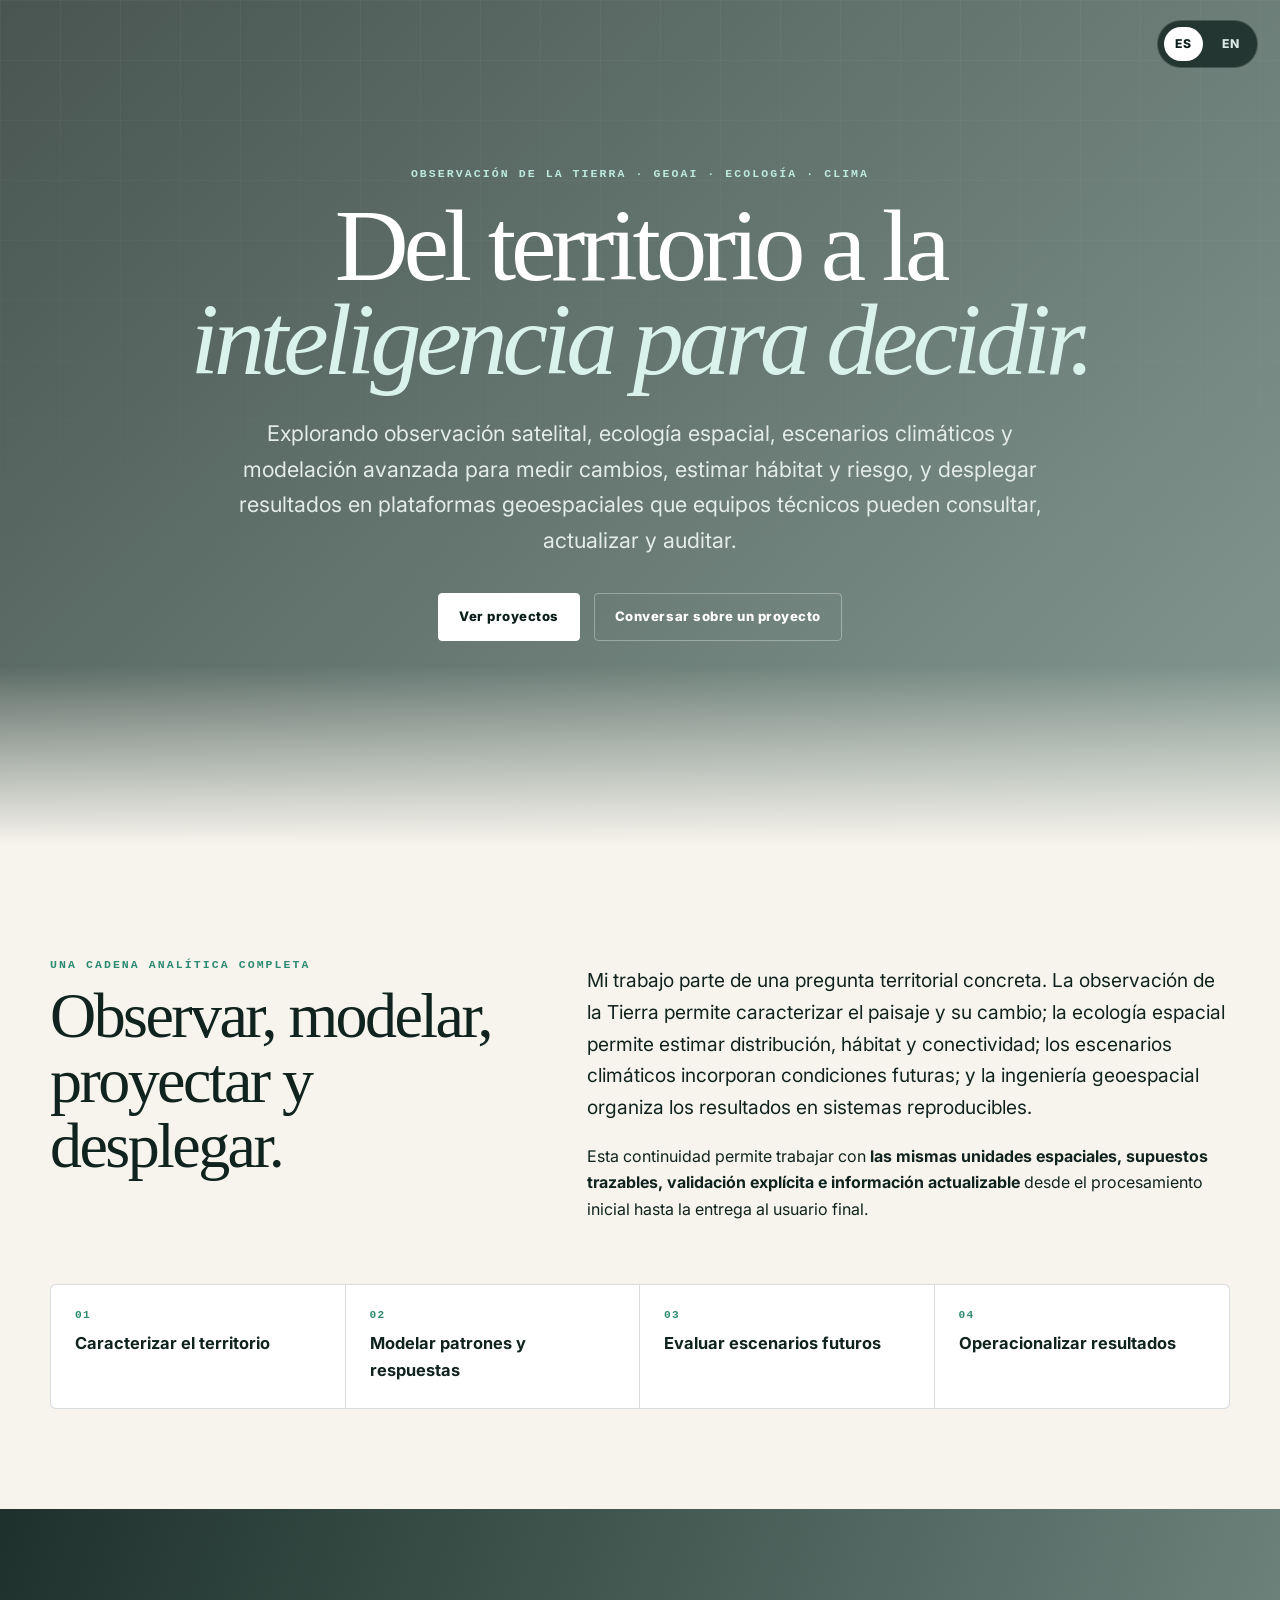
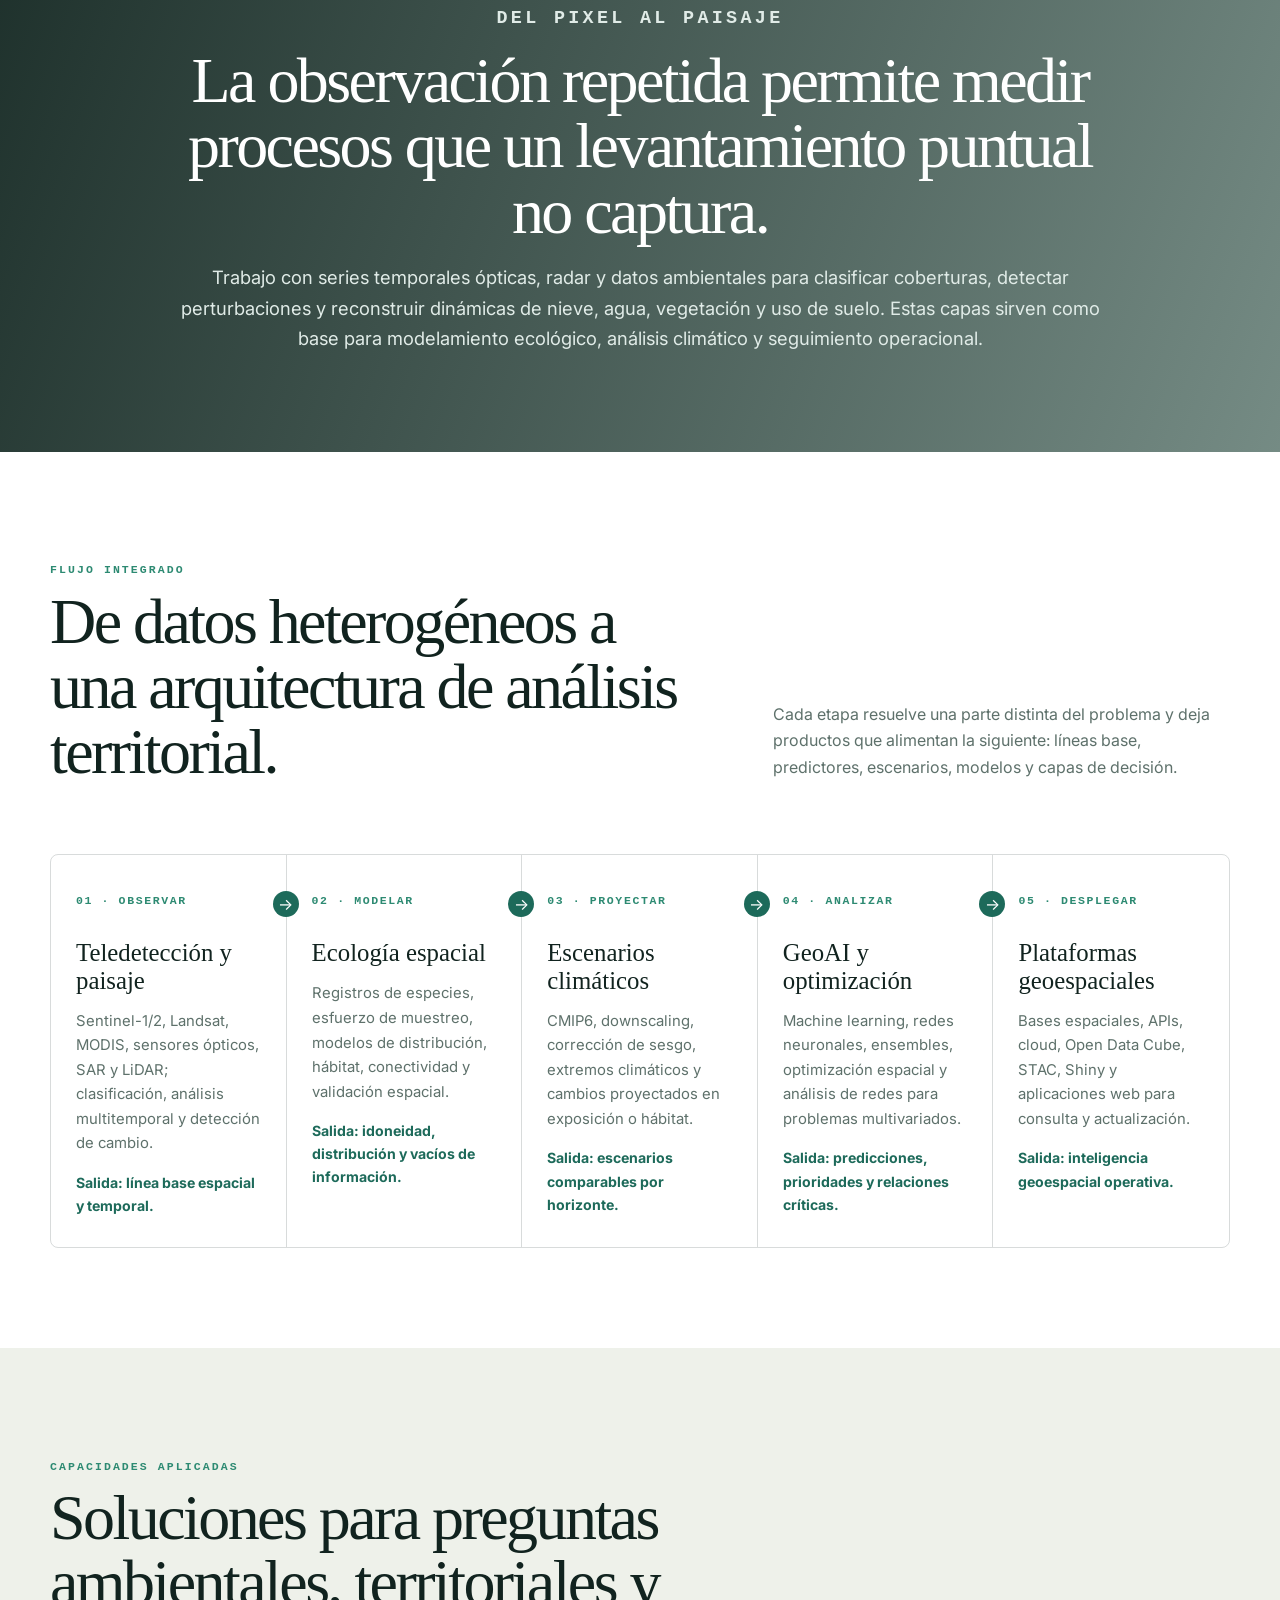
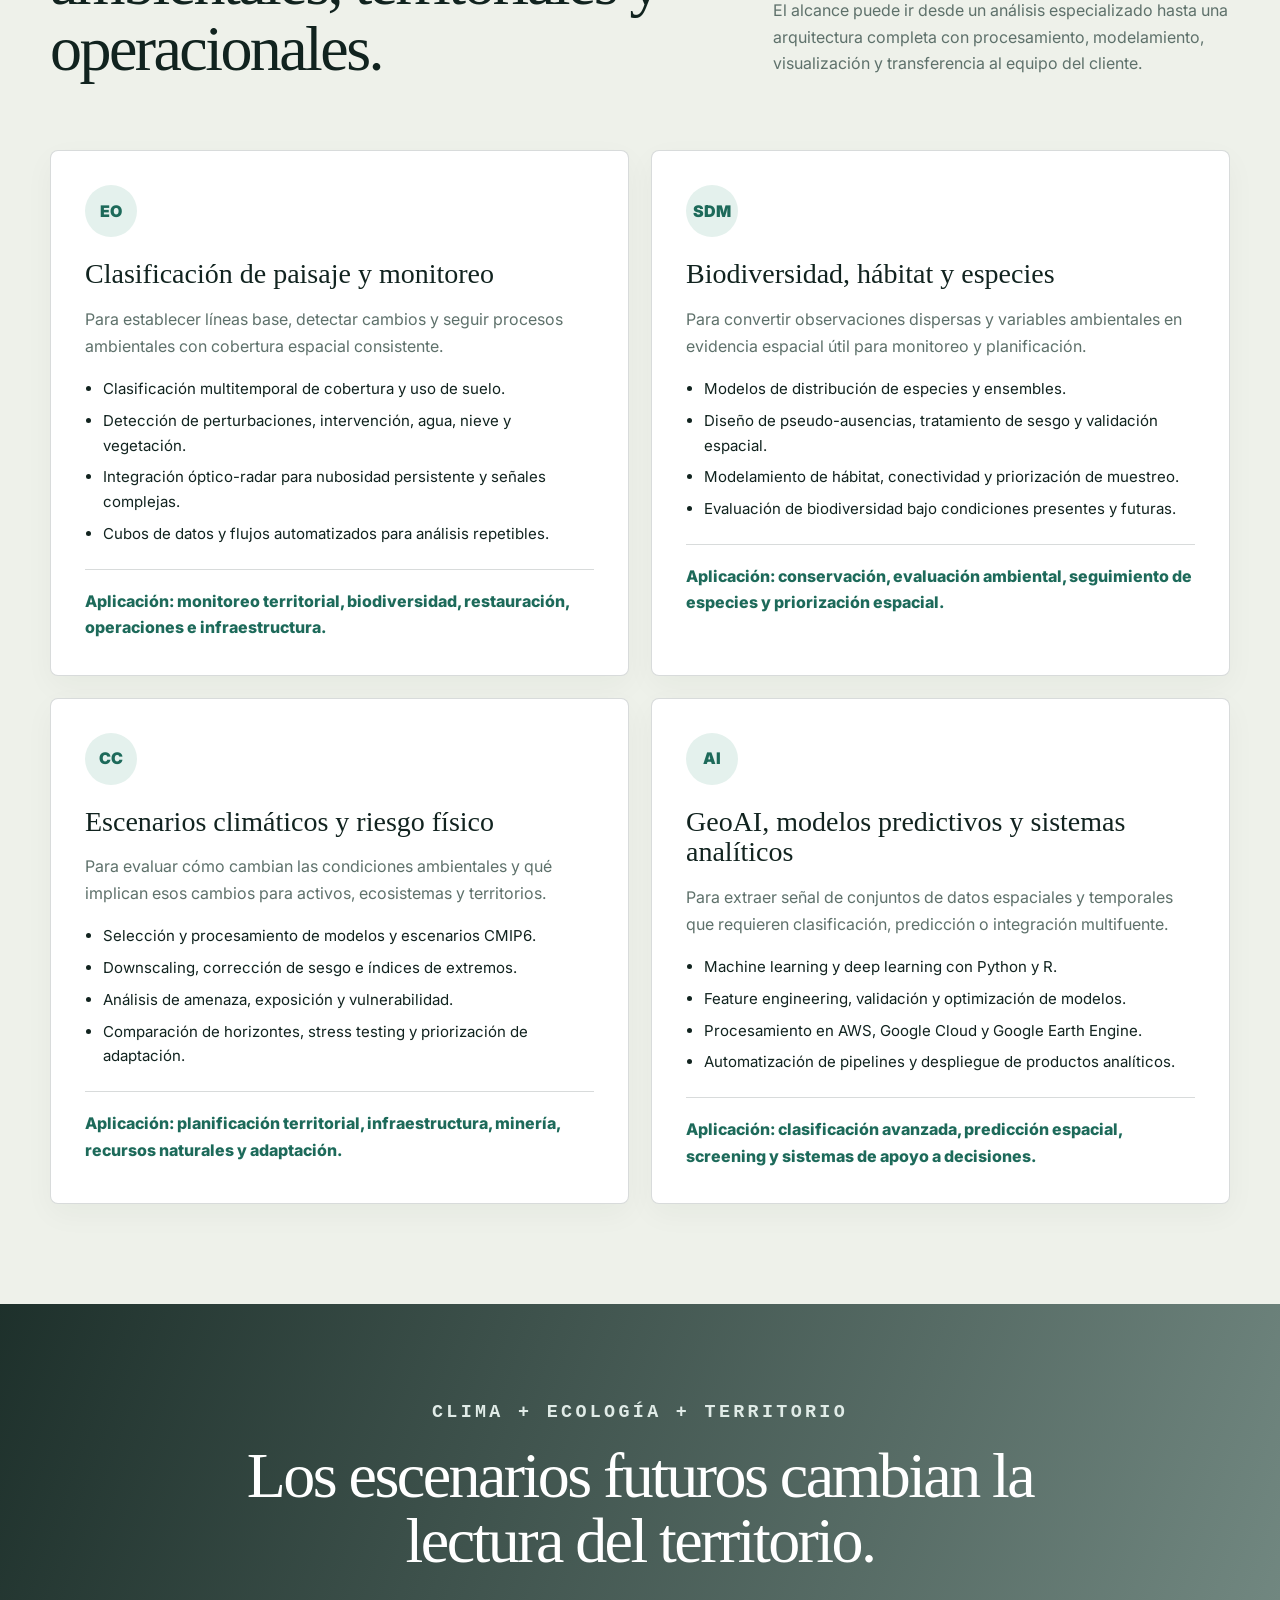
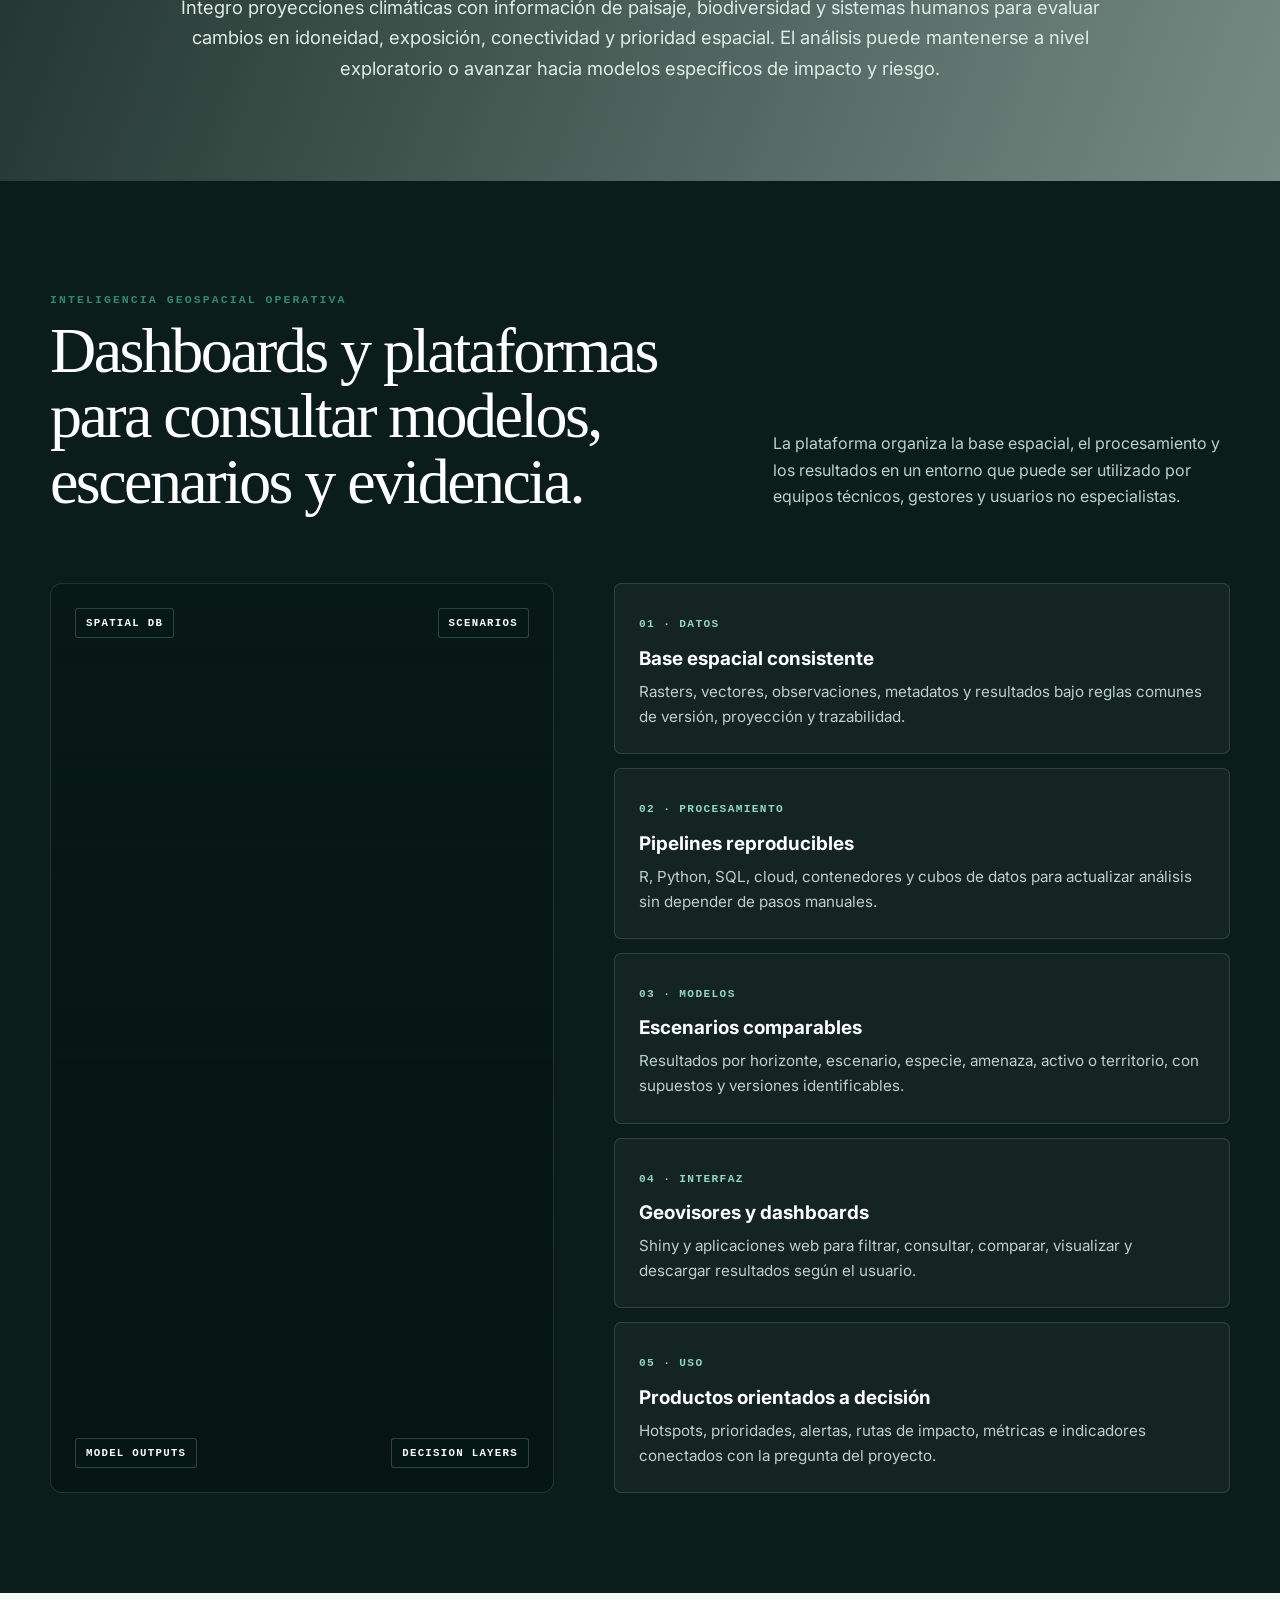
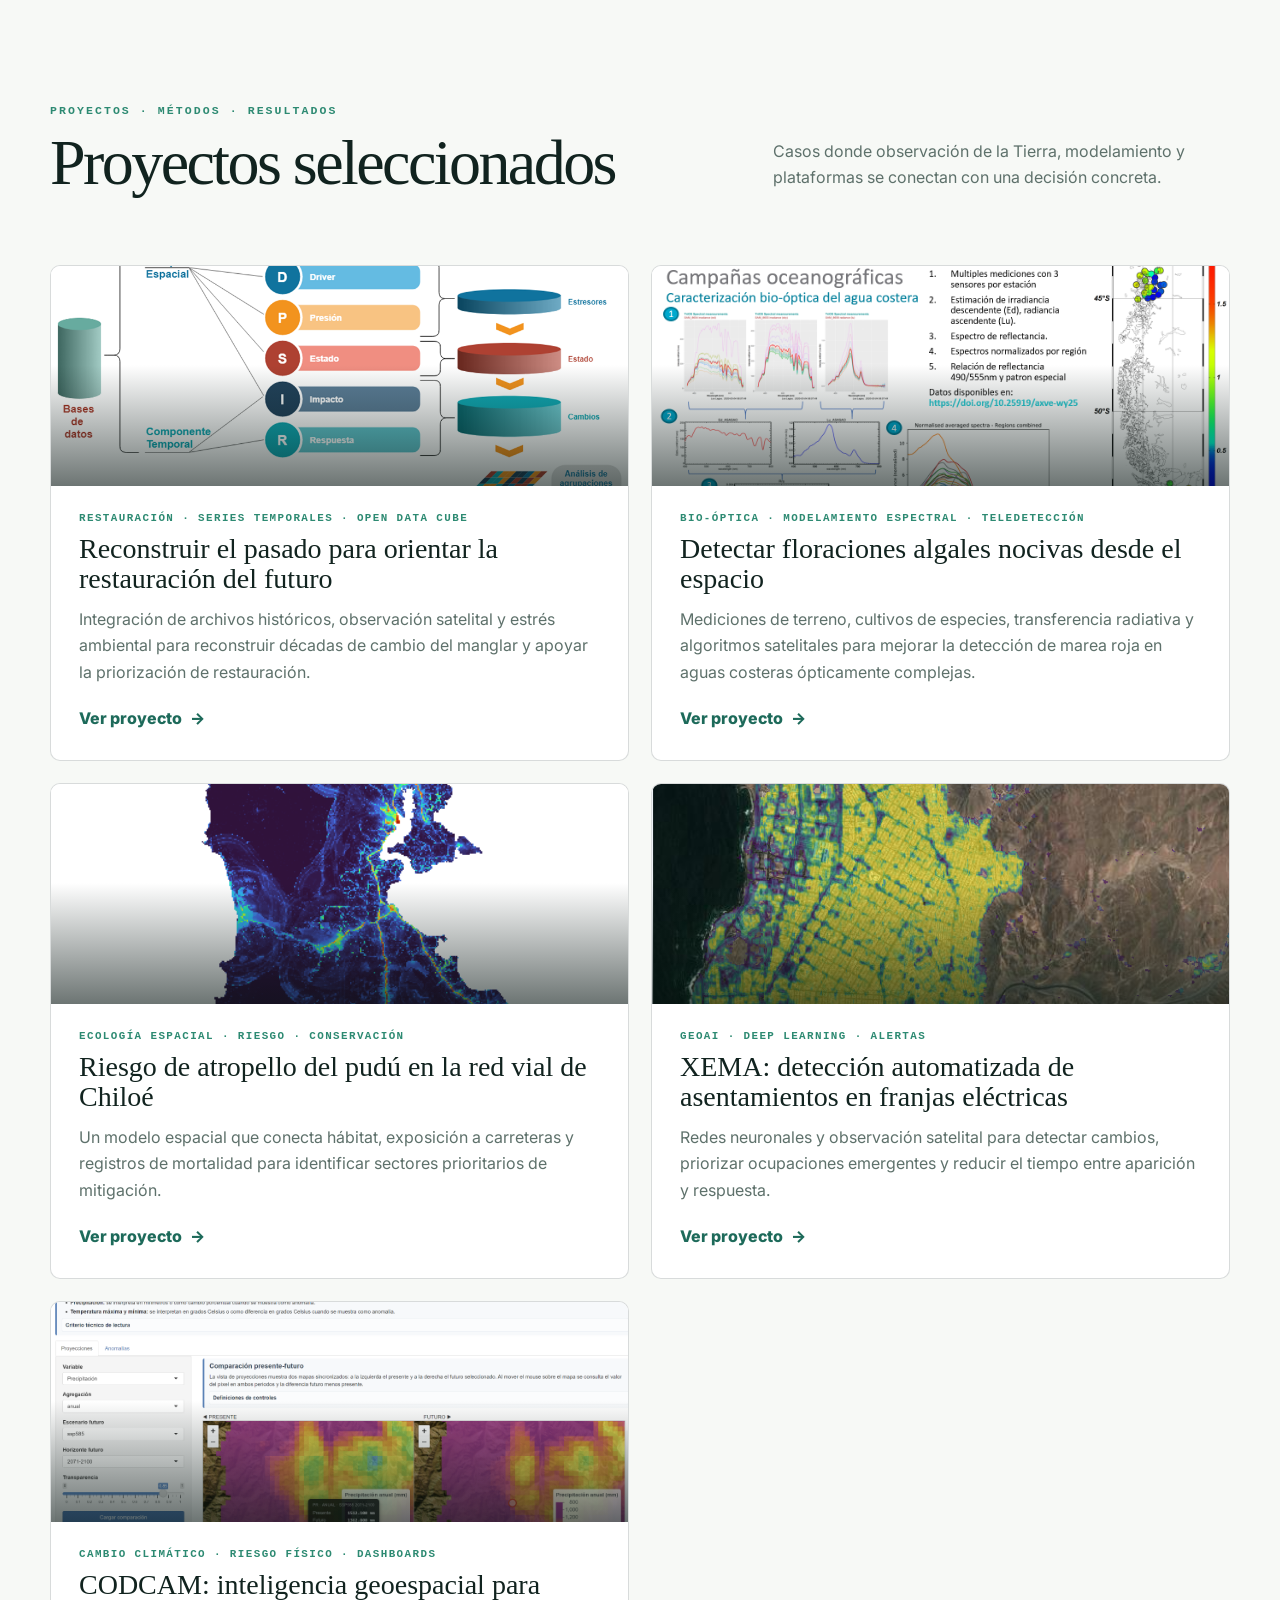
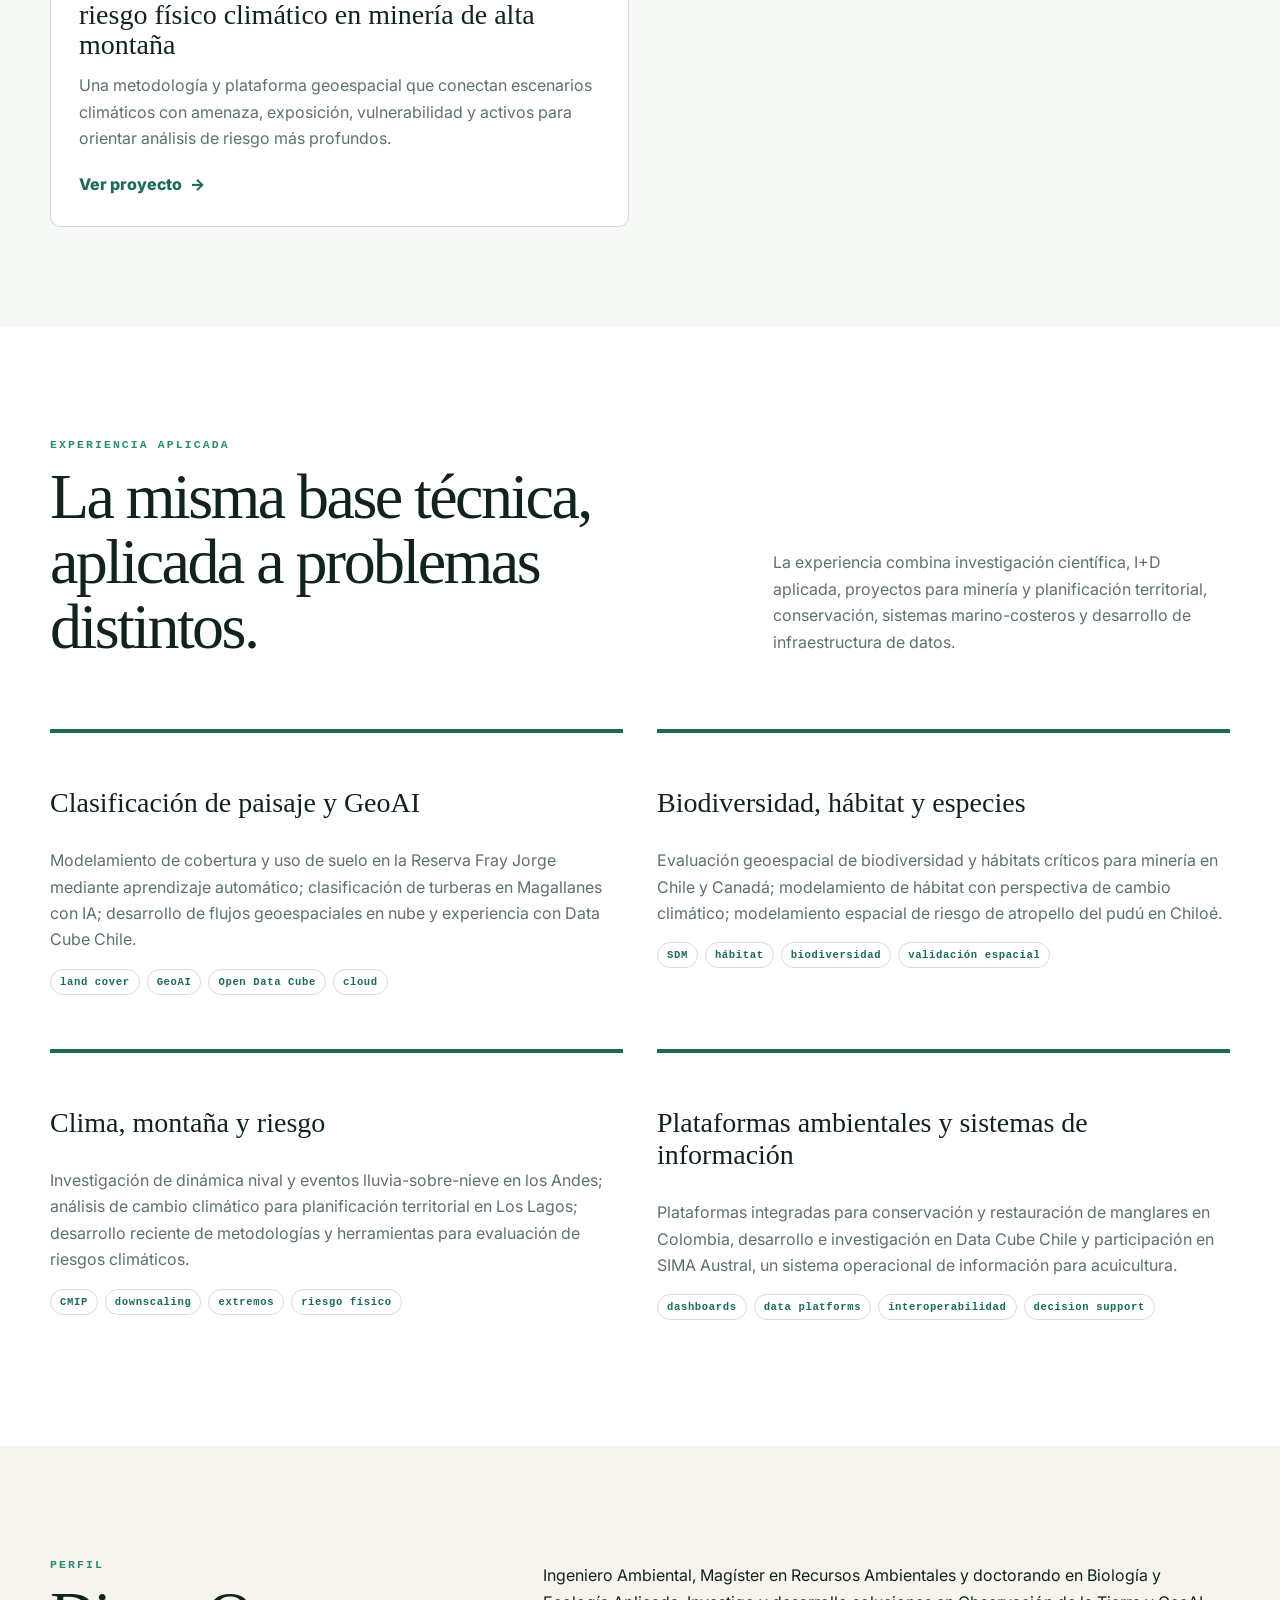
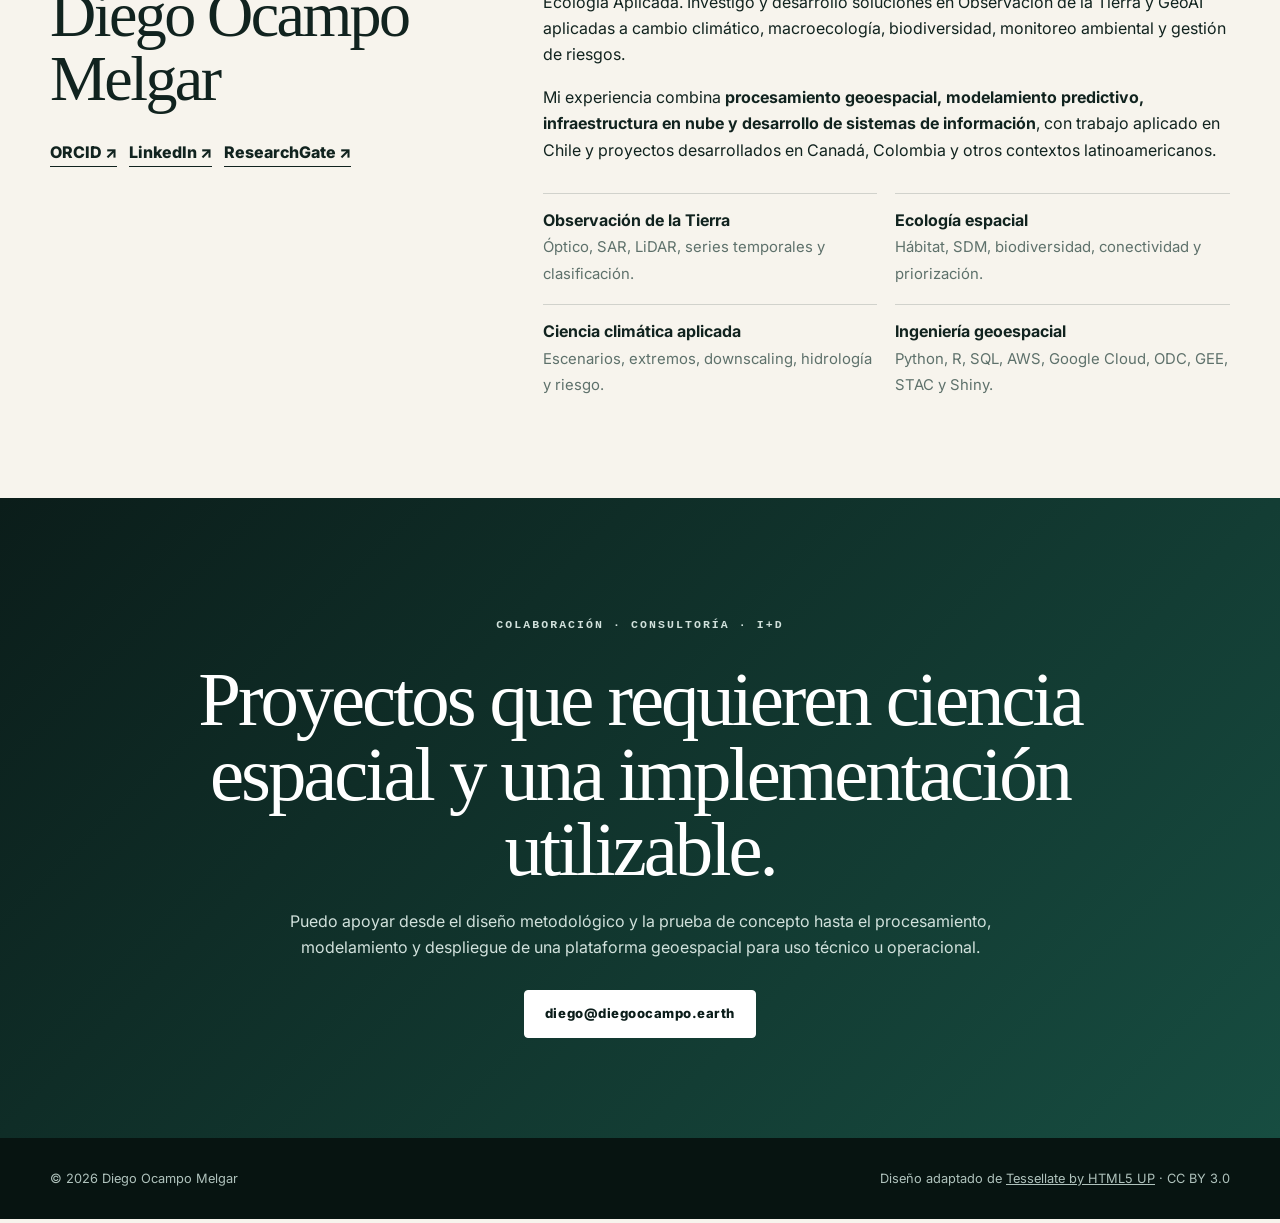
<file: index.html>
<!DOCTYPE HTML>
<html lang="es">
<head>
  <meta charset="utf-8" />
  <meta name="viewport" content="width=device-width, initial-scale=1" />
  <title>Diego Ocampo Melgar | GeoAI, Observación de la Tierra, Biodiversidad y Riesgo Climático</title>
  <meta name="description" content="Investigador en GeoAI y observación de la Tierra, especializado en biodiversidad, modelamiento de hábitat, escenarios de cambio climático, riesgo climático y plataformas geoespaciales." />
  <meta name="author" content="Diego Ocampo Melgar" />
  <meta name="robots" content="index, follow, max-image-preview:large" />
  <meta name="theme-color" content="#0b1d1a" />

  <link rel="canonical" href="https://diegoocampo.earth/" />
  <link rel="alternate" hreflang="es" href="https://diegoocampo.earth/" />
  <link rel="alternate" hreflang="en" href="https://diegoocampo.earth/en/" />
  <link rel="alternate" hreflang="x-default" href="https://diegoocampo.earth/" />

  <meta property="og:type" content="website" />
  <meta property="og:site_name" content="Diego Ocampo Melgar" />
  <meta property="og:locale" content="es_CL" />
  <meta property="og:locale:alternate" content="en_US" />
  <meta property="og:title" content="Diego Ocampo Melgar | GeoAI, Observación de la Tierra, Biodiversidad y Riesgo Climático" />
  <meta property="og:description" content="GeoAI, observación de la Tierra, biodiversidad, modelamiento de hábitat, escenarios climáticos y plataformas geoespaciales para problemas ambientales y territoriales." />
  <meta property="og:url" content="https://diegoocampo.earth/" />
  <meta property="og:image" content="https://www.copernicus.eu/system/files/styles/image_of_the_day/private/2025-07/image_day/20250701_Atacama%20snow.png?itok=WmcyDrtD" />
  <meta property="og:image:alt" content="Paisaje de alta montaña y nieve observado por satélite en el desierto de Atacama" />

  <meta name="twitter:card" content="summary_large_image" />
  <meta name="twitter:title" content="Diego Ocampo Melgar | GeoAI, Observación de la Tierra y Riesgo Climático" />
  <meta name="twitter:description" content="Investigación y desarrollo en GeoAI, biodiversidad, escenarios climáticos y plataformas geoespaciales." />
  <meta name="twitter:image" content="https://www.copernicus.eu/system/files/styles/image_of_the_day/private/2025-07/image_day/20250701_Atacama%20snow.png?itok=WmcyDrtD" />

  <script type="application/ld+json">
  {
    "@context": "https://schema.org",
    "@type": "Person",
    "@id": "https://diegoocampo.earth/#diego-ocampo-melgar",
    "name": "Diego Ocampo Melgar",
    "url": "https://diegoocampo.earth/",
    "email": "mailto:diego@diegoocampo.earth",
    "jobTitle": "Investigador en Observación de la Tierra y GeoAI",
    "description": "Investigador en Observación de la Tierra y GeoAI aplicado a cambio climático, macroecología, monitoreo ambiental y gestión de riesgos.",
    "sameAs": [
      "https://orcid.org/0000-0001-8679-6000",
      "https://www.linkedin.com/in/diego-ocampo-melgar/",
      "https://www.researchgate.net/profile/Diego-Ocampo-Melgar",
      "https://github.com/docampo16"
    ],
    "knowsAbout": [
      "GeoAI",
      "Observación de la Tierra",
      "Teledetección",
      "Clasificación de paisaje",
      "Modelamiento de distribución de especies",
      "Biodiversidad",
      "Escenarios de cambio climático",
      "Riesgo climático",
      "Machine learning",
      "Deep learning",
      "Análisis geoespacial",
      "Plataformas geoespaciales"
    ]
  }
  </script>

  <script type="application/ld+json">
  {
    "@context": "https://schema.org",
    "@type": "WebSite",
    "@id": "https://diegoocampo.earth/#website",
    "url": "https://diegoocampo.earth/",
    "name": "Diego Ocampo Melgar",
    "inLanguage": ["es", "en"],
    "author": {"@id": "https://diegoocampo.earth/#diego-ocampo-melgar"}
  }
  </script>

  <script type="application/ld+json">
{
  "@context": "https://schema.org",
  "@type": "ItemList",
  "name": "Proyectos seleccionados",
  "itemListElement": [
    {
      "@type": "ListItem",
      "position": 1,
      "url": "https://diegoocampo.earth/projects/mangrove-restoration/",
      "name": "Reconstruir el pasado para orientar la restauración del futuro"
    },
    {
      "@type": "ListItem",
      "position": 2,
      "url": "https://diegoocampo.earth/projects/harmful-algal-blooms/",
      "name": "Detectar floraciones algales nocivas desde el espacio"
    },
    {
      "@type": "ListItem",
      "position": 3,
      "url": "https://diegoocampo.earth/projects/pudu-road-risk/",
      "name": "Riesgo de atropello del pudú en la red vial de Chiloé"
    },
    {
      "@type": "ListItem",
      "position": 4,
      "url": "https://diegoocampo.earth/projects/xema-settlement-monitoring/",
      "name": "XEMA: detección automatizada de asentamientos en franjas eléctricas"
    },
    {
      "@type": "ListItem",
      "position": 5,
      "url": "https://diegoocampo.earth/projects/codcam-climate-risk/",
      "name": "CODCAM: inteligencia geoespacial para riesgo físico climático en minería de alta montaña"
    }
  ]
}
  </script>

  <link rel="preconnect" href="https://fonts.googleapis.com" />
  <link rel="preconnect" href="https://fonts.gstatic.com" crossorigin />
  <link href="https://fonts.googleapis.com/css2?family=Inter:wght@400;500;600;700;800&display=swap" rel="stylesheet" />
  <link rel="stylesheet" href="assets/css/main.css" />
</head>
<body>
  <nav class="langbar" aria-label="Idioma"><a class="active" href="./">ES</a><a href="./en/">EN</a></nav>

  <header id="header"><div class="hero-grid"></div><div class="hero reveal">
    <p class="eyebrow">OBSERVACIÓN DE LA TIERRA · GEOAI · ECOLOGÍA · CLIMA</p>
    <h1>Del territorio a la <em>inteligencia para decidir.</em></h1>
    <p class="lead">Explorando observación satelital, ecología espacial, escenarios climáticos y modelación avanzada para medir cambios, estimar hábitat y riesgo, y desplegar resultados en plataformas geoespaciales que equipos técnicos pueden consultar, actualizar y auditar.</p>
    <div class="cta"><a class="button primary" href="#proyectos">Ver proyectos</a><a class="button alt" href="mailto:diego@diegoocampo.earth">Conversar sobre un proyecto</a></div>
  </div></header>

  <main>
    <section class="section intro"><div class="container">
      <div class="intro-grid reveal">
        <div><p class="eyebrow">UNA CADENA ANALÍTICA COMPLETA</p><h2>Observar, modelar, proyectar y desplegar.</h2></div>
        <div>
          <p class="big">Mi trabajo parte de una pregunta territorial concreta. La observación de la Tierra permite caracterizar el paisaje y su cambio; la ecología espacial permite estimar distribución, hábitat y conectividad; los escenarios climáticos incorporan condiciones futuras; y la ingeniería geoespacial organiza los resultados en sistemas reproducibles.</p>
          <p>Esta continuidad permite trabajar con <strong>las mismas unidades espaciales, supuestos trazables, validación explícita e información actualizable</strong> desde el procesamiento inicial hasta la entrega al usuario final.</p>
        </div>
      </div>
      <div class="value-strip reveal"><div><b>01</b><strong>Caracterizar el territorio</strong></div><div><b>02</b><strong>Modelar patrones y respuestas</strong></div><div><b>03</b><strong>Evaluar escenarios futuros</strong></div><div><b>04</b><strong>Operacionalizar resultados</strong></div></div>
    </div></section>

    <section class="parallax p1"><div class="inner reveal">
      <p class="eyebrow">DEL PIXEL AL PAISAJE</p>
      <h2>La observación repetida permite medir procesos que un levantamiento puntual no captura.</h2>
      <p>Trabajo con series temporales ópticas, radar y datos ambientales para clasificar coberturas, detectar perturbaciones y reconstruir dinámicas de nieve, agua, vegetación y uso de suelo. Estas capas sirven como base para modelamiento ecológico, análisis climático y seguimiento operacional.</p>
    </div></section>

    <section class="section journey"><div class="container">
      <div class="section-title reveal">
        <div><p class="eyebrow">FLUJO INTEGRADO</p><h2>De datos heterogéneos a una arquitectura de análisis territorial.</h2></div>
        <p>Cada etapa resuelve una parte distinta del problema y deja productos que alimentan la siguiente: líneas base, predictores, escenarios, modelos y capas de decisión.</p>
      </div>
      <div class="journey-grid reveal">
        <article class="step"><span class="n">01 · OBSERVAR</span><h3>Teledetección y paisaje</h3><p>Sentinel-1/2, Landsat, MODIS, sensores ópticos, SAR y LiDAR; clasificación, análisis multitemporal y detección de cambio.</p><strong>Salida: línea base espacial y temporal.</strong></article>
        <article class="step"><span class="n">02 · MODELAR</span><h3>Ecología espacial</h3><p>Registros de especies, esfuerzo de muestreo, modelos de distribución, hábitat, conectividad y validación espacial.</p><strong>Salida: idoneidad, distribución y vacíos de información.</strong></article>
        <article class="step"><span class="n">03 · PROYECTAR</span><h3>Escenarios climáticos</h3><p>CMIP6, downscaling, corrección de sesgo, extremos climáticos y cambios proyectados en exposición o hábitat.</p><strong>Salida: escenarios comparables por horizonte.</strong></article>
        <article class="step"><span class="n">04 · ANALIZAR</span><h3>GeoAI y optimización</h3><p>Machine learning, redes neuronales, ensembles, optimización espacial y análisis de redes para problemas multivariados.</p><strong>Salida: predicciones, prioridades y relaciones críticas.</strong></article>
        <article class="step"><span class="n">05 · DESPLEGAR</span><h3>Plataformas geoespaciales</h3><p>Bases espaciales, APIs, cloud, Open Data Cube, STAC, Shiny y aplicaciones web para consulta y actualización.</p><strong>Salida: inteligencia geoespacial operativa.</strong></article>
      </div>
    </div></section>

    <section id="servicios" class="section offers"><div class="container">
      <div class="section-title reveal">
        <div><p class="eyebrow">CAPACIDADES APLICADAS</p><h2>Soluciones para preguntas ambientales, territoriales y operacionales.</h2></div>
        <p>El alcance puede ir desde un análisis especializado hasta una arquitectura completa con procesamiento, modelamiento, visualización y transferencia al equipo del cliente.</p>
      </div>
      <div class="offer-grid">
        <article class="offer reveal"><div class="icon">EO</div><h3>Clasificación de paisaje y monitoreo</h3><p>Para establecer líneas base, detectar cambios y seguir procesos ambientales con cobertura espacial consistente.</p><ul><li>Clasificación multitemporal de cobertura y uso de suelo.</li><li>Detección de perturbaciones, intervención, agua, nieve y vegetación.</li><li>Integración óptico-radar para nubosidad persistente y señales complejas.</li><li>Cubos de datos y flujos automatizados para análisis repetibles.</li></ul><div class="value">Aplicación: monitoreo territorial, biodiversidad, restauración, operaciones e infraestructura.</div></article>

        <article class="offer reveal"><div class="icon">SDM</div><h3>Biodiversidad, hábitat y especies</h3><p>Para convertir observaciones dispersas y variables ambientales en evidencia espacial útil para monitoreo y planificación.</p><ul><li>Modelos de distribución de especies y ensembles.</li><li>Diseño de pseudo-ausencias, tratamiento de sesgo y validación espacial.</li><li>Modelamiento de hábitat, conectividad y priorización de muestreo.</li><li>Evaluación de biodiversidad bajo condiciones presentes y futuras.</li></ul><div class="value">Aplicación: conservación, evaluación ambiental, seguimiento de especies y priorización espacial.</div></article>

        <article class="offer reveal"><div class="icon">CC</div><h3>Escenarios climáticos y riesgo físico</h3><p>Para evaluar cómo cambian las condiciones ambientales y qué implican esos cambios para activos, ecosistemas y territorios.</p><ul><li>Selección y procesamiento de modelos y escenarios CMIP6.</li><li>Downscaling, corrección de sesgo e índices de extremos.</li><li>Análisis de amenaza, exposición y vulnerabilidad.</li><li>Comparación de horizontes, stress testing y priorización de adaptación.</li></ul><div class="value">Aplicación: planificación territorial, infraestructura, minería, recursos naturales y adaptación.</div></article>

        <article class="offer reveal"><div class="icon">AI</div><h3>GeoAI, modelos predictivos y sistemas analíticos</h3><p>Para extraer señal de conjuntos de datos espaciales y temporales que requieren clasificación, predicción o integración multifuente.</p><ul><li>Machine learning y deep learning con Python y R.</li><li>Feature engineering, validación y optimización de modelos.</li><li>Procesamiento en AWS, Google Cloud y Google Earth Engine.</li><li>Automatización de pipelines y despliegue de productos analíticos.</li></ul><div class="value">Aplicación: clasificación avanzada, predicción espacial, screening y sistemas de apoyo a decisiones.</div></article>
      </div>
    </div></section>

    <section class="parallax p2"><div class="inner reveal">
      <p class="eyebrow">CLIMA + ECOLOGÍA + TERRITORIO</p>
      <h2>Los escenarios futuros cambian la lectura del territorio.</h2>
      <p>Integro proyecciones climáticas con información de paisaje, biodiversidad y sistemas humanos para evaluar cambios en idoneidad, exposición, conectividad y prioridad espacial. El análisis puede mantenerse a nivel exploratorio o avanzar hacia modelos específicos de impacto y riesgo.</p>
    </div></section>

    <section class="section platform"><div class="container">
      <div class="section-title reveal">
        <div><p class="eyebrow">INTELIGENCIA GEOSPACIAL OPERATIVA</p><h2>Dashboards y plataformas para consultar modelos, escenarios y evidencia.</h2></div>
        <p>La plataforma organiza la base espacial, el procesamiento y los resultados en un entorno que puede ser utilizado por equipos técnicos, gestores y usuarios no especialistas.</p>
      </div>
      <div class="stack reveal">
        <div class="stack-map"><div class="hud"><div class="hud-top"><span>SPATIAL DB</span><span>SCENARIOS</span></div><div class="hud-bottom"><span>MODEL OUTPUTS</span><span>DECISION LAYERS</span></div></div></div>
        <div class="platform-list">
          <div class="platform-item"><b>01 · DATOS</b><h3>Base espacial consistente</h3><p>Rasters, vectores, observaciones, metadatos y resultados bajo reglas comunes de versión, proyección y trazabilidad.</p></div>
          <div class="platform-item"><b>02 · PROCESAMIENTO</b><h3>Pipelines reproducibles</h3><p>R, Python, SQL, cloud, contenedores y cubos de datos para actualizar análisis sin depender de pasos manuales.</p></div>
          <div class="platform-item"><b>03 · MODELOS</b><h3>Escenarios comparables</h3><p>Resultados por horizonte, escenario, especie, amenaza, activo o territorio, con supuestos y versiones identificables.</p></div>
          <div class="platform-item"><b>04 · INTERFAZ</b><h3>Geovisores y dashboards</h3><p>Shiny y aplicaciones web para filtrar, consultar, comparar, visualizar y descargar resultados según el usuario.</p></div>
          <div class="platform-item"><b>05 · USO</b><h3>Productos orientados a decisión</h3><p>Hotspots, prioridades, alertas, rutas de impacto, métricas e indicadores conectados con la pregunta del proyecto.</p></div>
        </div>
      </div>
    </div></section>


    <section id="proyectos" class="section project-showcase"><div class="container">
      <div class="section-title reveal"><div><p class="eyebrow">PROYECTOS · MÉTODOS · RESULTADOS</p><h2>Proyectos seleccionados</h2></div><p>Casos donde observación de la Tierra, modelamiento y plataformas se conectan con una decisión concreta.</p></div>
      <div class="project-cards"><article class="project-card reveal"><div class="project-card-media"><img loading="lazy" src="assets/images/projects/mangrove-dpsir.png" alt="Reconstruir el pasado para orientar la restauración del futuro"></div><div class="project-card-body"><span class="project-kicker">RESTAURACIÓN · SERIES TEMPORALES · OPEN DATA CUBE</span><h3>Reconstruir el pasado para orientar la restauración del futuro</h3><p>Integración de archivos históricos, observación satelital y estrés ambiental para reconstruir décadas de cambio del manglar y apoyar la priorización de restauración.</p><span class="project-link">Ver proyecto</span></div><a class="card-hit" href="projects/mangrove-restoration/" aria-label="Ver proyecto: Reconstruir el pasado para orientar la restauración del futuro"></a></article><article class="project-card reveal"><div class="project-card-media"><img loading="lazy" src="assets/images/projects/hab-biooptics-campaigns.png" alt="Detectar floraciones algales nocivas desde el espacio"></div><div class="project-card-body"><span class="project-kicker">BIO-ÓPTICA · MODELAMIENTO ESPECTRAL · TELEDETECCIÓN</span><h3>Detectar floraciones algales nocivas desde el espacio</h3><p>Mediciones de terreno, cultivos de especies, transferencia radiativa y algoritmos satelitales para mejorar la detección de marea roja en aguas costeras ópticamente complejas.</p><span class="project-link">Ver proyecto</span></div><a class="card-hit" href="projects/harmful-algal-blooms/" aria-label="Ver proyecto: Detectar floraciones algales nocivas desde el espacio"></a></article><article class="project-card reveal"><div class="project-card-media"><img loading="lazy" src="assets/images/projects/pudu-road-risk.png" alt="Riesgo de atropello del pudú en la red vial de Chiloé"></div><div class="project-card-body"><span class="project-kicker">ECOLOGÍA ESPACIAL · RIESGO · CONSERVACIÓN</span><h3>Riesgo de atropello del pudú en la red vial de Chiloé</h3><p>Un modelo espacial que conecta hábitat, exposición a carreteras y registros de mortalidad para identificar sectores prioritarios de mitigación.</p><span class="project-link">Ver proyecto</span></div><a class="card-hit" href="projects/pudu-road-risk/" aria-label="Ver proyecto: Riesgo de atropello del pudú en la red vial de Chiloé"></a></article><article class="project-card reveal"><div class="project-card-media"><img loading="lazy" src="assets/images/projects/xema-settlement-detection.png" alt="XEMA: detección automatizada de asentamientos en franjas eléctricas"></div><div class="project-card-body"><span class="project-kicker">GEOAI · DEEP LEARNING · ALERTAS</span><h3>XEMA: detección automatizada de asentamientos en franjas eléctricas</h3><p>Redes neuronales y observación satelital para detectar cambios, priorizar ocupaciones emergentes y reducir el tiempo entre aparición y respuesta.</p><span class="project-link">Ver proyecto</span></div><a class="card-hit" href="projects/xema-settlement-monitoring/" aria-label="Ver proyecto: XEMA: detección automatizada de asentamientos en franjas eléctricas"></a></article><article class="project-card reveal"><div class="project-card-media"><img loading="lazy" src="assets/images/projects/codcam-dashboard.png" alt="CODCAM: inteligencia geoespacial para riesgo físico climático en minería de alta montaña"></div><div class="project-card-body"><span class="project-kicker">CAMBIO CLIMÁTICO · RIESGO FÍSICO · DASHBOARDS</span><h3>CODCAM: inteligencia geoespacial para riesgo físico climático en minería de alta montaña</h3><p>Una metodología y plataforma geoespacial que conectan escenarios climáticos con amenaza, exposición, vulnerabilidad y activos para orientar análisis de riesgo más profundos.</p><span class="project-link">Ver proyecto</span></div><a class="card-hit" href="projects/codcam-climate-risk/" aria-label="Ver proyecto: CODCAM: inteligencia geoespacial para riesgo físico climático en minería de alta montaña"></a></article></div>
    </div></section>

    <section class="section casework"><div class="container">
      <div class="section-title reveal">
        <div><p class="eyebrow">EXPERIENCIA APLICADA</p><h2>La misma base técnica, aplicada a problemas distintos.</h2></div>
        <p>La experiencia combina investigación científica, I+D aplicada, proyectos para minería y planificación territorial, conservación, sistemas marino-costeros y desarrollo de infraestructura de datos.</p>
      </div>
      <div class="cases">
        <article class="case reveal"><h3>Clasificación de paisaje y GeoAI</h3><p>Modelamiento de cobertura y uso de suelo en la Reserva Fray Jorge mediante aprendizaje automático; clasificación de turberas en Magallanes con IA; desarrollo de flujos geoespaciales en nube y experiencia con Data Cube Chile.</p><div class="tags"><span>land cover</span><span>GeoAI</span><span>Open Data Cube</span><span>cloud</span></div></article>
        <article class="case reveal"><h3>Biodiversidad, hábitat y especies</h3><p>Evaluación geoespacial de biodiversidad y hábitats críticos para minería en Chile y Canadá; modelamiento de hábitat con perspectiva de cambio climático; modelamiento espacial de riesgo de atropello del pudú en Chiloé.</p><div class="tags"><span>SDM</span><span>hábitat</span><span>biodiversidad</span><span>validación espacial</span></div></article>
        <article class="case reveal"><h3>Clima, montaña y riesgo</h3><p>Investigación de dinámica nival y eventos lluvia-sobre-nieve en los Andes; análisis de cambio climático para planificación territorial en Los Lagos; desarrollo reciente de metodologías y herramientas para evaluación de riesgos climáticos.</p><div class="tags"><span>CMIP</span><span>downscaling</span><span>extremos</span><span>riesgo físico</span></div></article>
        <article class="case reveal"><h3>Plataformas ambientales y sistemas de información</h3><p>Plataformas integradas para conservación y restauración de manglares en Colombia, desarrollo e investigación en Data Cube Chile y participación en SIMA Austral, un sistema operacional de información para acuicultura.</p><div class="tags"><span>dashboards</span><span>data platforms</span><span>interoperabilidad</span><span>decision support</span></div></article>
      </div>
    </div></section>

    <section class="section about"><div class="container"><div class="about-grid reveal">
      <div>
        <p class="eyebrow">PERFIL</p><h2>Diego Ocampo Melgar</h2>
        <div class="about-links"><a href="https://orcid.org/0000-0001-8679-6000" target="_blank" rel="noreferrer">ORCID ↗</a><a href="https://cl.linkedin.com/in/diego-ocampo-melgar" target="_blank" rel="noreferrer">LinkedIn ↗</a><a href="https://www.researchgate.net/profile/Diego-Ocampo-Melgar" target="_blank" rel="noreferrer">ResearchGate ↗</a></div>
      </div>
      <div>
        <p class="big">Ingeniero Ambiental, Magíster en Recursos Ambientales y doctorando en Biología y Ecología Aplicada. Investigo y desarrollo soluciones en Observación de la Tierra y GeoAI aplicadas a cambio climático, macroecología, biodiversidad, monitoreo ambiental y gestión de riesgos.</p>
        <p>Mi experiencia combina <strong>procesamiento geoespacial, modelamiento predictivo, infraestructura en nube y desarrollo de sistemas de información</strong>, con trabajo aplicado en Chile y proyectos desarrollados en Canadá, Colombia y otros contextos latinoamericanos.</p>
        <div class="cred"><div><b>Observación de la Tierra</b><span>Óptico, SAR, LiDAR, series temporales y clasificación.</span></div><div><b>Ecología espacial</b><span>Hábitat, SDM, biodiversidad, conectividad y priorización.</span></div><div><b>Ciencia climática aplicada</b><span>Escenarios, extremos, downscaling, hidrología y riesgo.</span></div><div><b>Ingeniería geoespacial</b><span>Python, R, SQL, AWS, Google Cloud, ODC, GEE, STAC y Shiny.</span></div></div>
      </div>
    </div></div></section>

    <section class="section contact"><div class="container reveal">
      <p class="eyebrow">COLABORACIÓN · CONSULTORÍA · I+D</p>
      <h2>Proyectos que requieren ciencia espacial y una implementación utilizable.</h2>
      <p>Puedo apoyar desde el diseño metodológico y la prueba de concepto hasta el procesamiento, modelamiento y despliegue de una plataforma geoespacial para uso técnico u operacional.</p>
      <a class="button primary" href="mailto:diego@diegoocampo.earth">diego@diegoocampo.earth</a>
    </div></section>
  </main>

  <footer class="footer"><div class="container"><span>© <span data-year></span> Diego Ocampo Melgar</span><span class="credit">Diseño adaptado de <a href="https://html5up.net/tessellate" target="_blank" rel="noreferrer">Tessellate by HTML5 UP</a> · CC BY 3.0</span></div></footer>
  <script src="assets/js/main.js"></script>
</body></html>
</file>
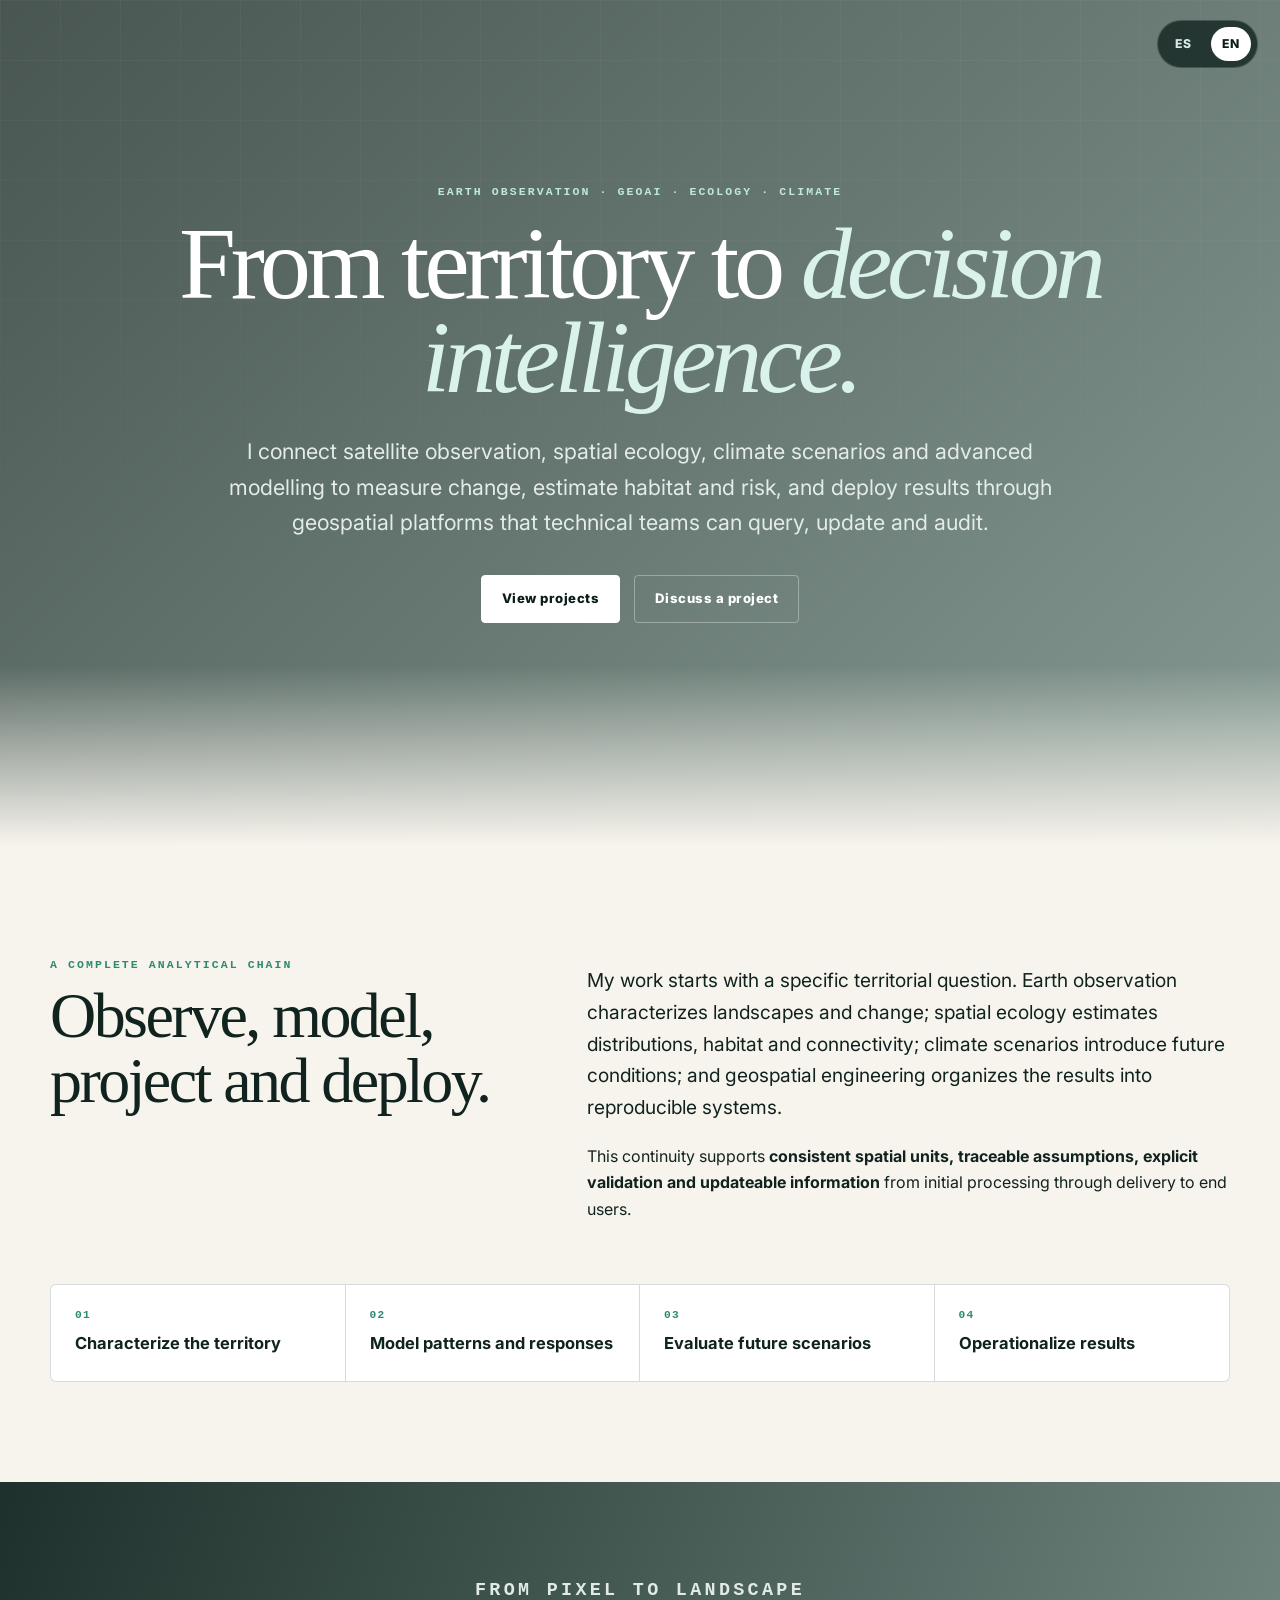
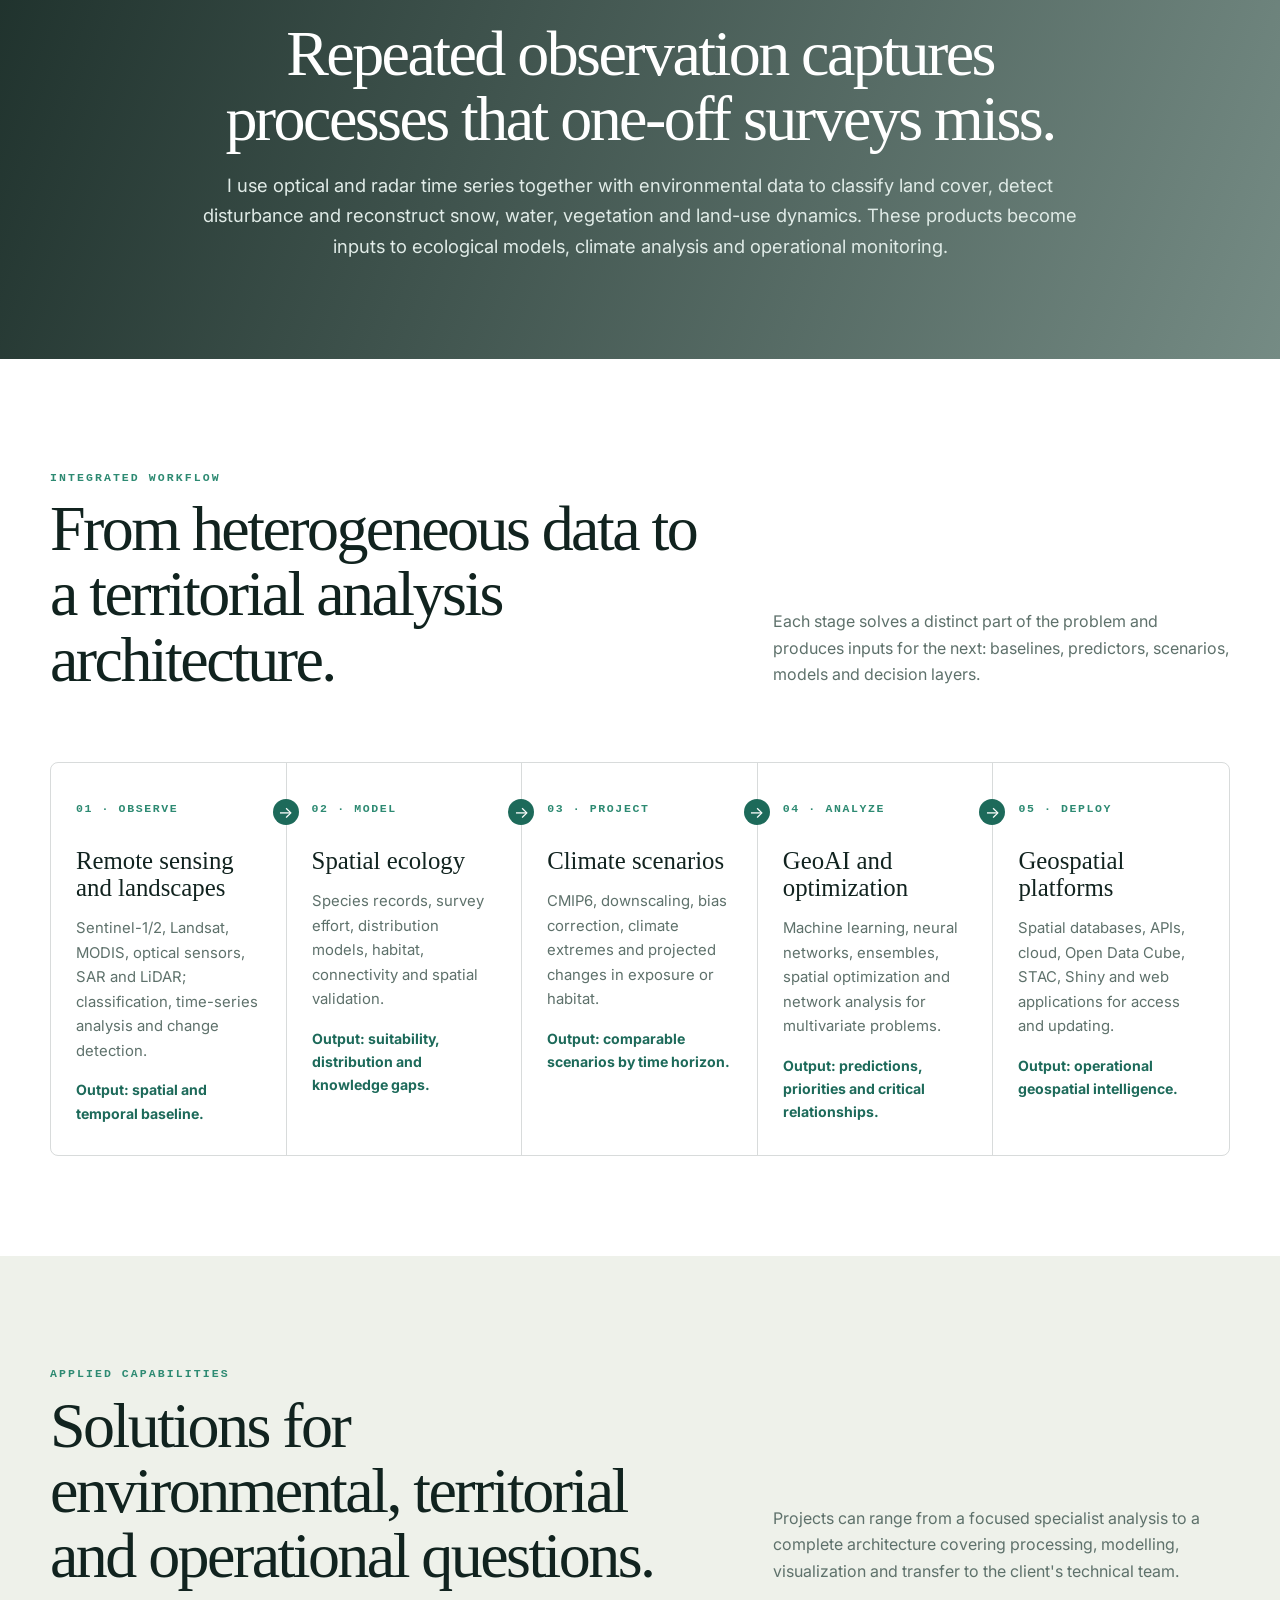
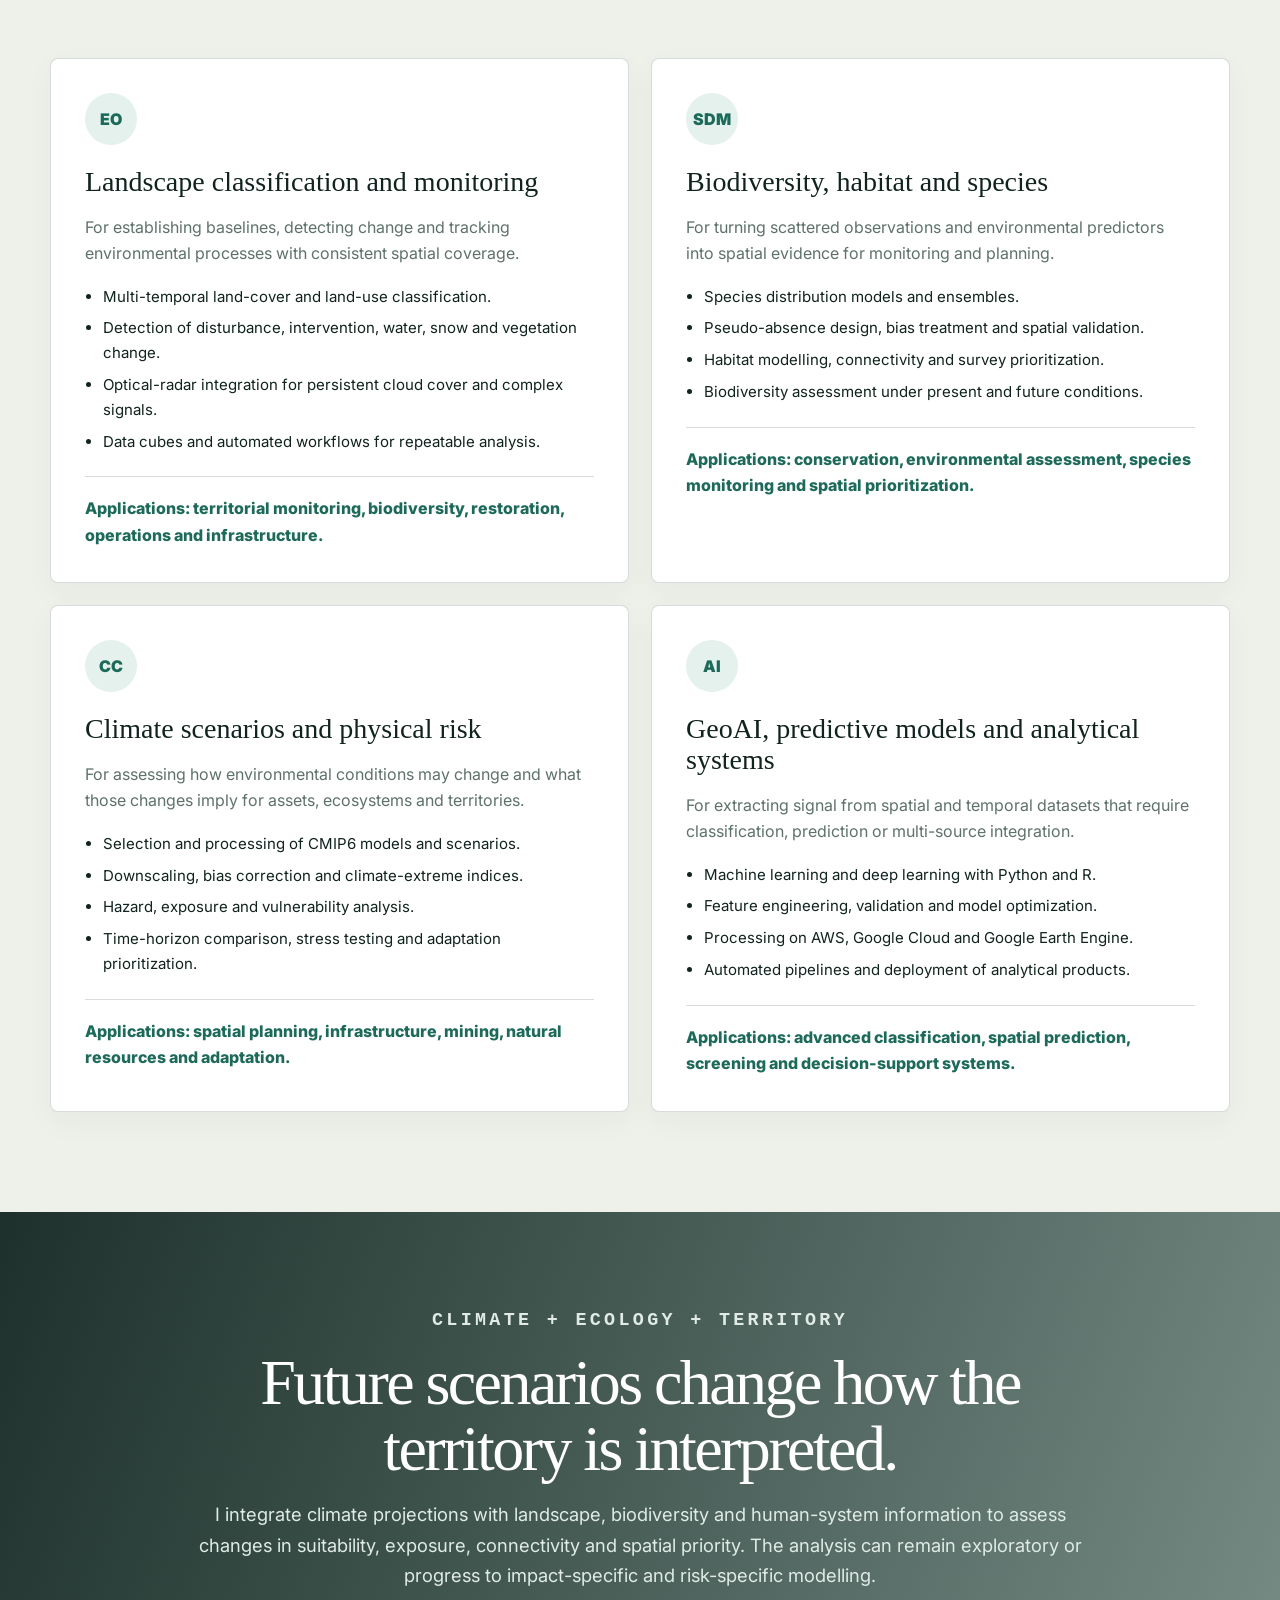
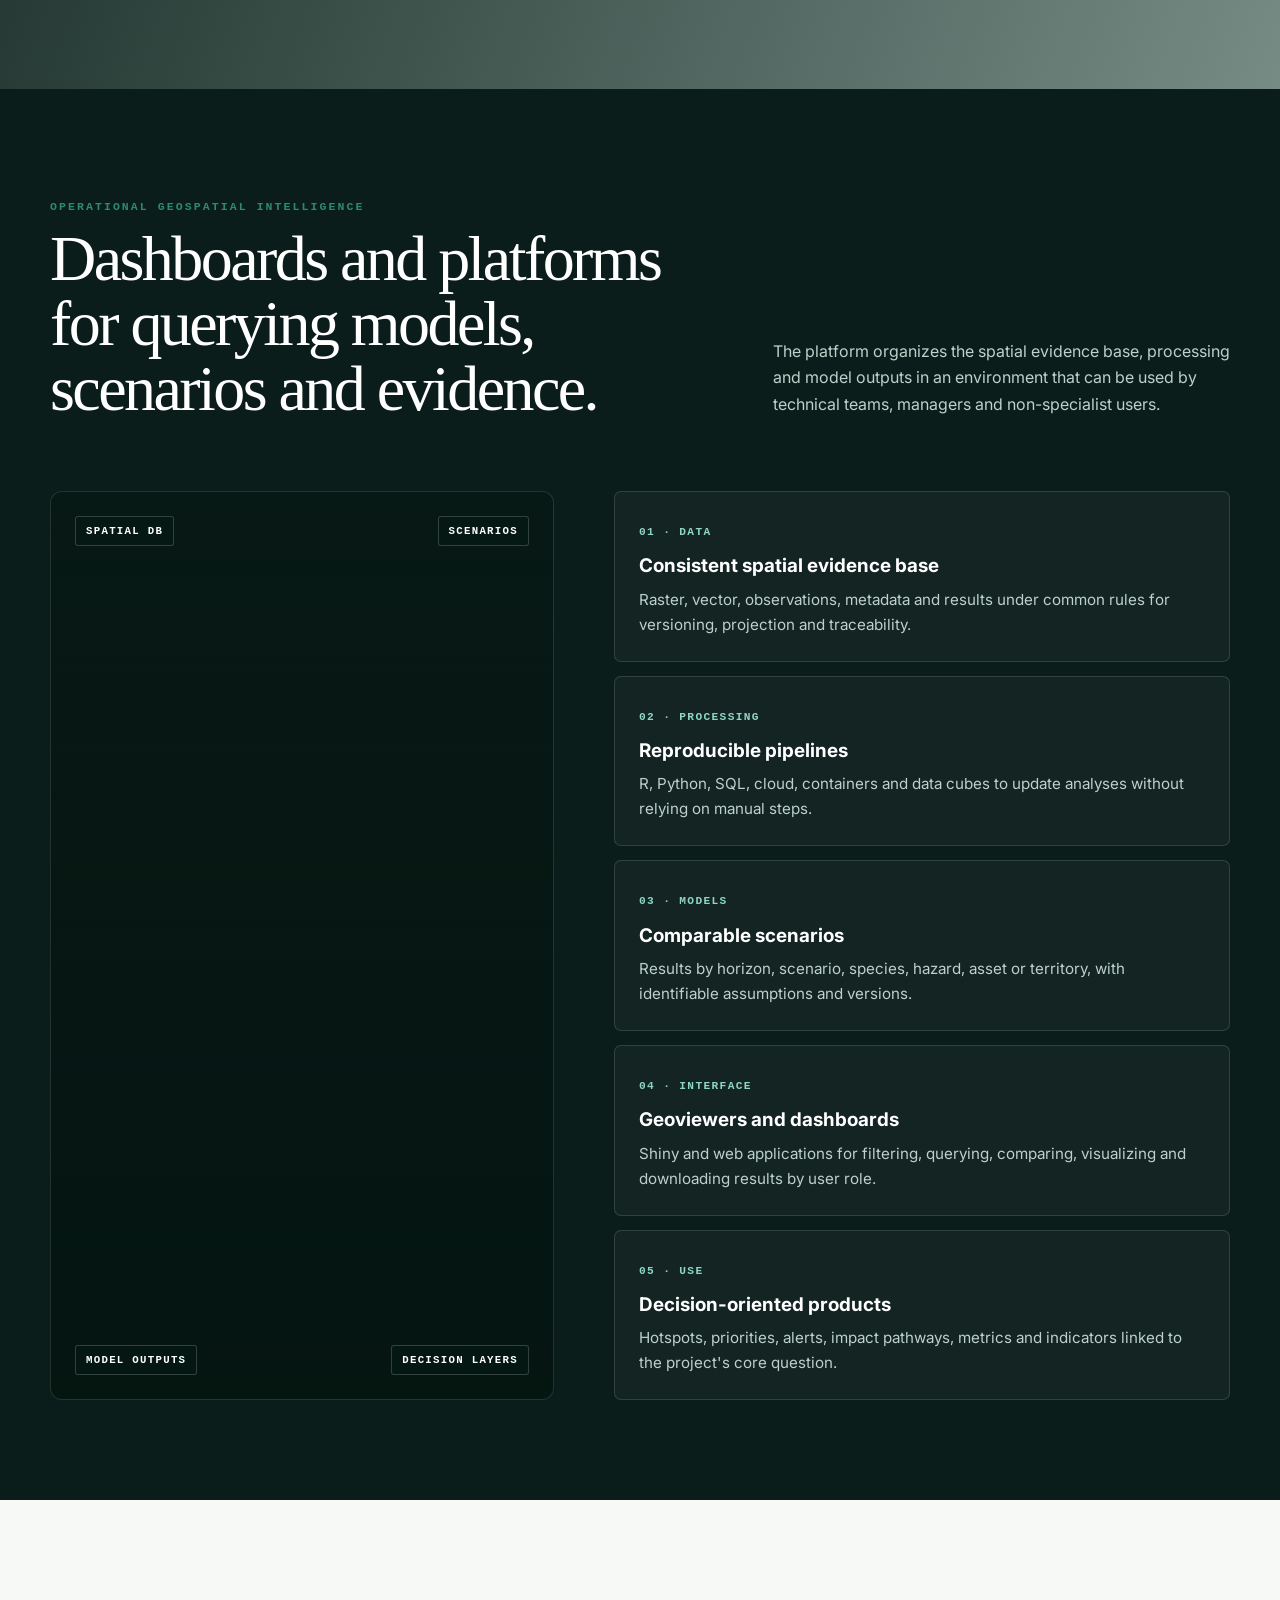
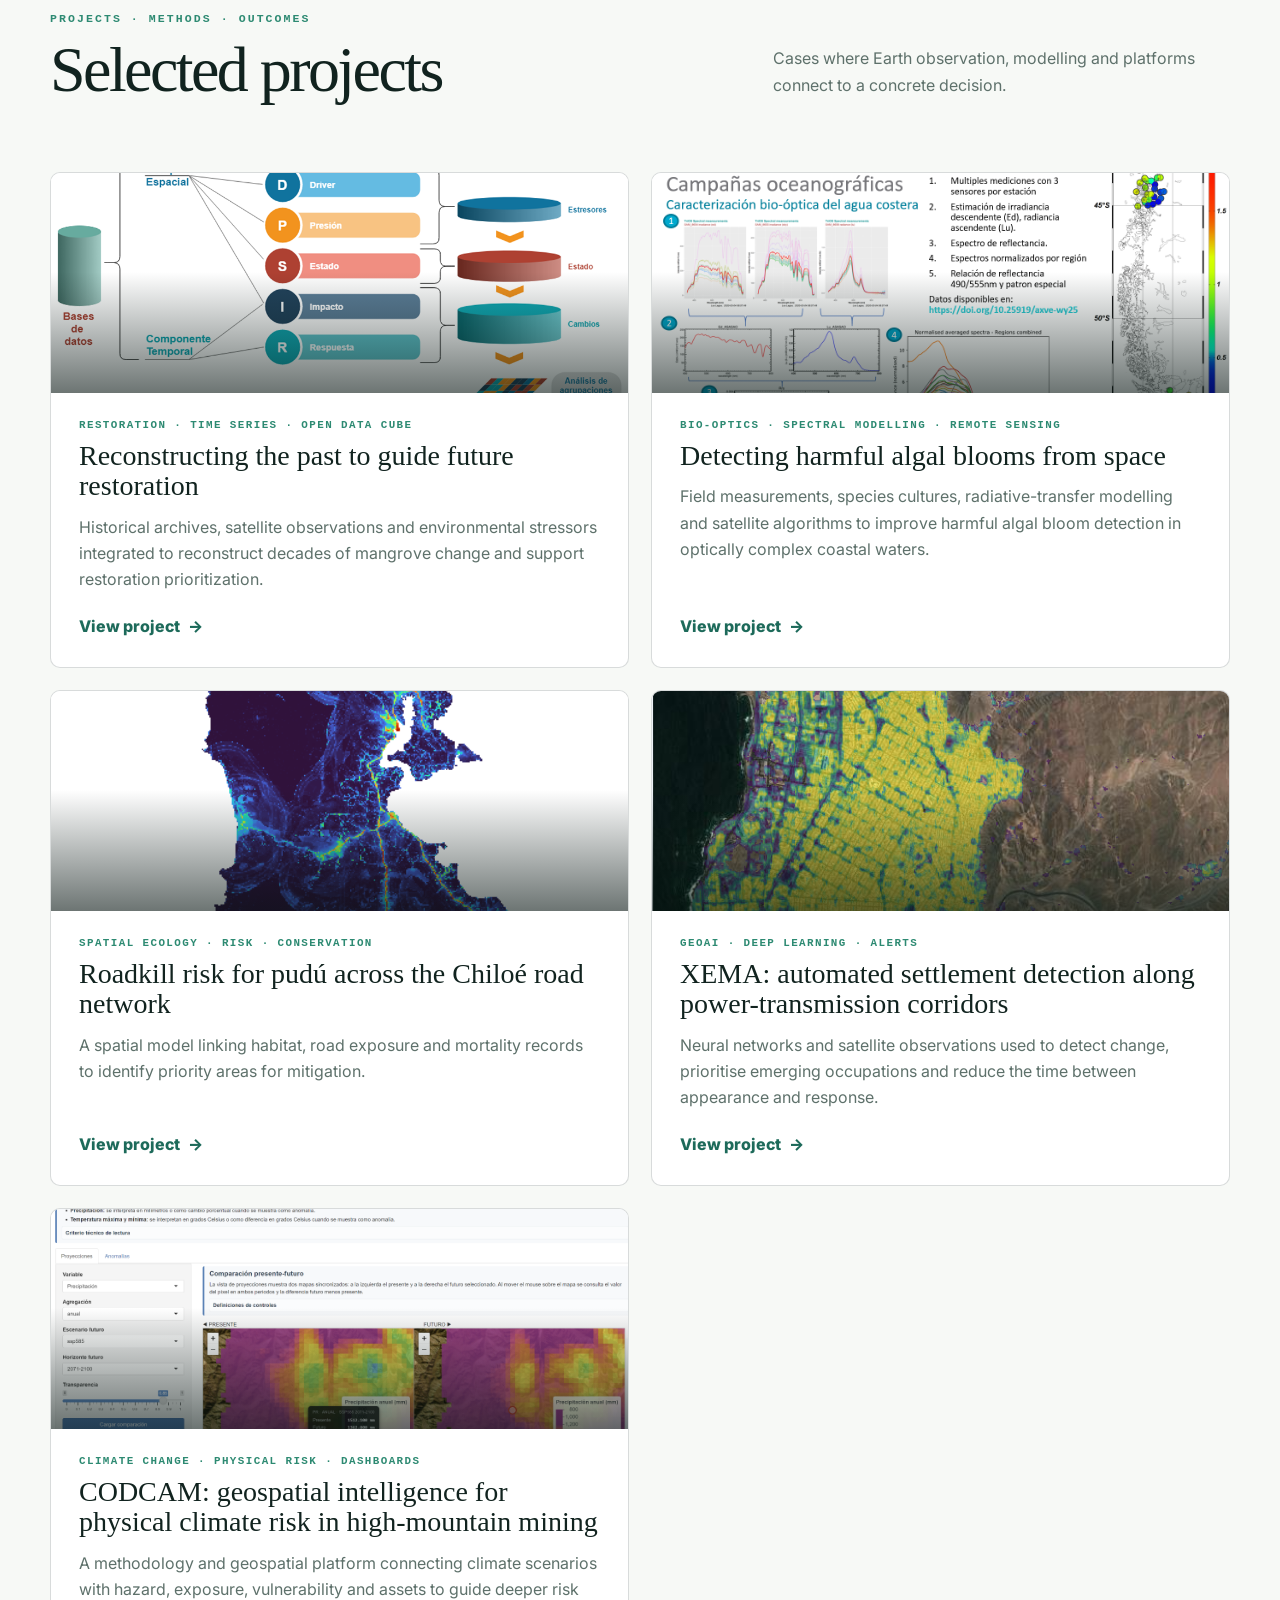
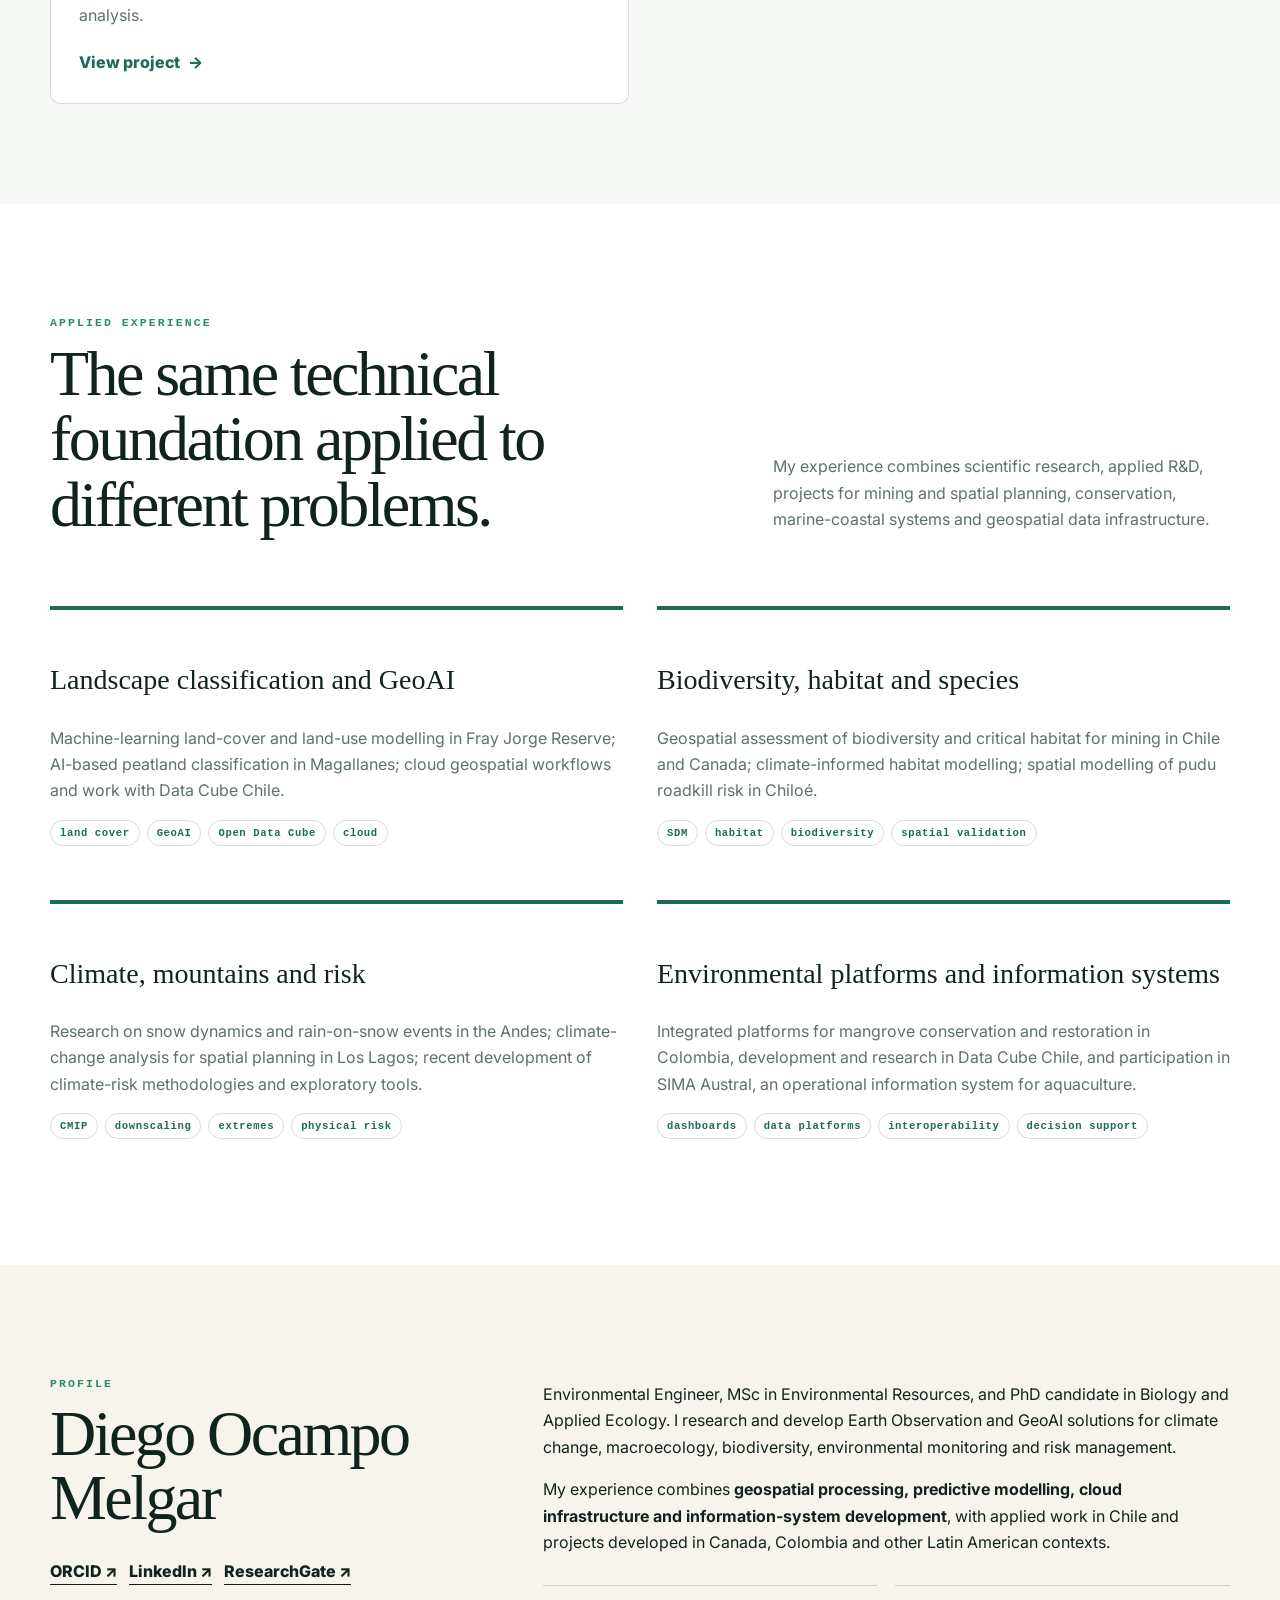
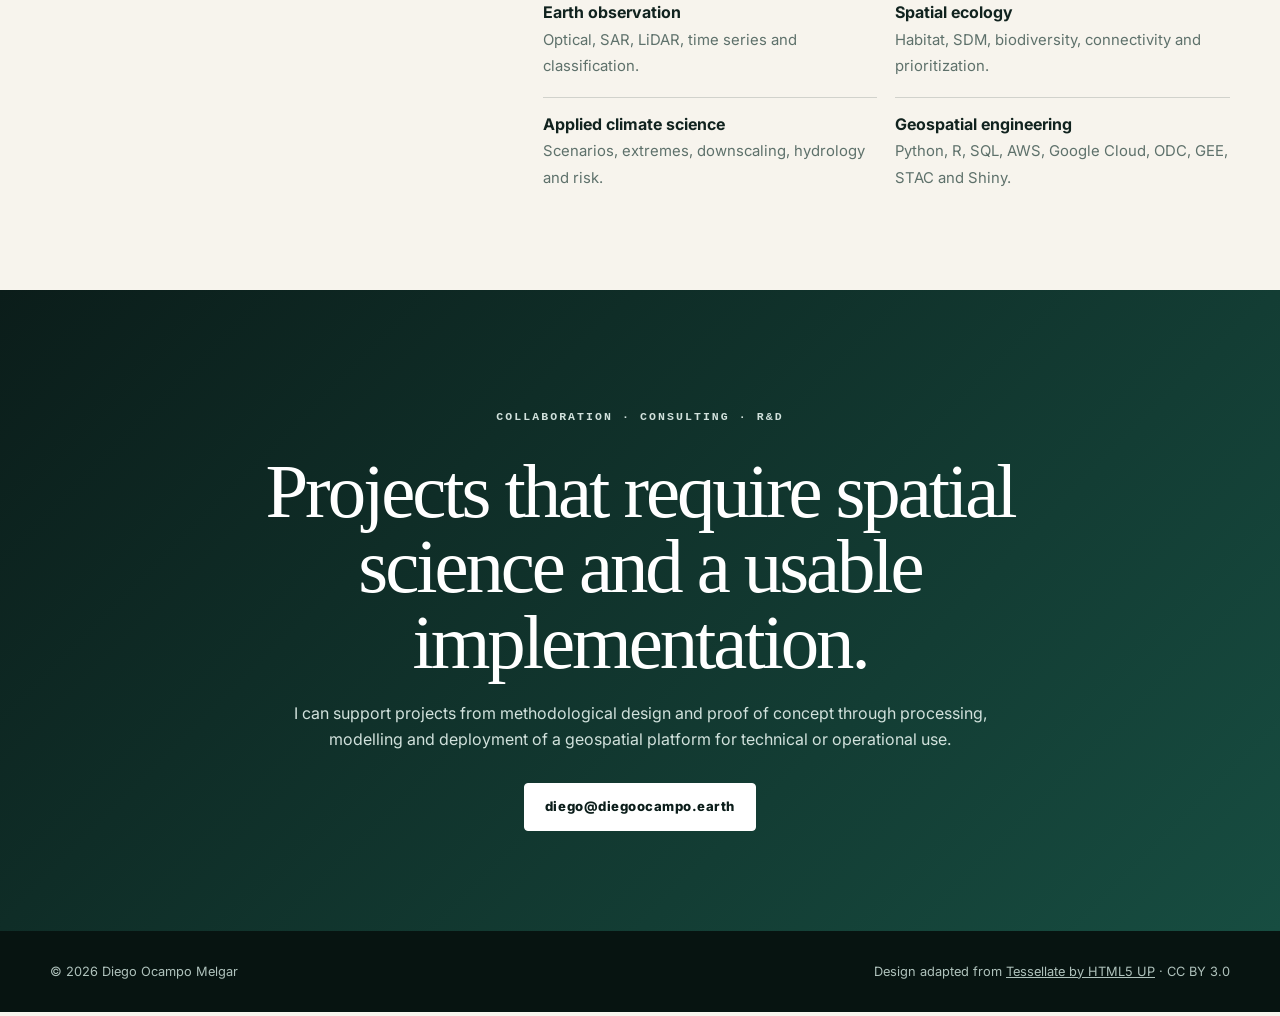
<file: en/index.html>
<!DOCTYPE HTML>
<html lang="en">
<head>
  <meta charset="utf-8" />
  <meta name="viewport" content="width=device-width, initial-scale=1" />
  <title>Diego Ocampo Melgar | GeoAI, Earth Observation, Biodiversity and Climate Risk</title>
  <meta name="description" content="Researcher in GeoAI and Earth observation working on biodiversity, habitat modelling, climate change scenarios, climate risk and geospatial decision-support platforms." />
  <meta name="author" content="Diego Ocampo Melgar" />
  <meta name="robots" content="index, follow, max-image-preview:large" />
  <meta name="theme-color" content="#0b1d1a" />

  <link rel="canonical" href="https://diegoocampo.earth/en/" />
  <link rel="alternate" hreflang="es" href="https://diegoocampo.earth/" />
  <link rel="alternate" hreflang="en" href="https://diegoocampo.earth/en/" />
  <link rel="alternate" hreflang="x-default" href="https://diegoocampo.earth/" />

  <meta property="og:type" content="website" />
  <meta property="og:site_name" content="Diego Ocampo Melgar" />
  <meta property="og:locale" content="en_US" />
  <meta property="og:locale:alternate" content="es_CL" />
  <meta property="og:title" content="Diego Ocampo Melgar | GeoAI, Earth Observation, Biodiversity and Climate Risk" />
  <meta property="og:description" content="GeoAI, Earth observation, biodiversity, habitat modelling, climate scenarios and geospatial platforms for environmental and territorial problems." />
  <meta property="og:url" content="https://diegoocampo.earth/en/" />
  <meta property="og:image" content="https://www.copernicus.eu/system/files/styles/image_of_the_day/private/2025-07/image_day/20250701_Atacama%20snow.png?itok=WmcyDrtD" />
  <meta property="og:image:alt" content="Satellite view of high mountain snow in the Atacama Desert" />

  <meta name="twitter:card" content="summary_large_image" />
  <meta name="twitter:title" content="Diego Ocampo Melgar | GeoAI, Earth Observation and Climate Risk" />
  <meta name="twitter:description" content="Research and development in GeoAI, biodiversity, climate scenarios and geospatial platforms." />
  <meta name="twitter:image" content="https://www.copernicus.eu/system/files/styles/image_of_the_day/private/2025-07/image_day/20250701_Atacama%20snow.png?itok=WmcyDrtD" />

  <script type="application/ld+json">
  {
    "@context": "https://schema.org",
    "@type": "Person",
    "@id": "https://diegoocampo.earth/#diego-ocampo-melgar",
    "name": "Diego Ocampo Melgar",
    "url": "https://diegoocampo.earth/",
    "email": "mailto:diego@diegoocampo.earth",
    "jobTitle": "Researcher in Earth Observation and GeoAI",
    "description": "Researcher in Earth Observation and GeoAI applied to climate change, macroecology, environmental monitoring and risk management.",
    "sameAs": [
      "https://orcid.org/0000-0001-8679-6000",
      "https://www.linkedin.com/in/diego-ocampo-melgar/",
      "https://www.researchgate.net/profile/Diego-Ocampo-Melgar",
      "https://github.com/docampo16"
    ],
    "knowsAbout": [
      "GeoAI",
      "Earth Observation",
      "Remote Sensing",
      "Landscape Classification",
      "Species Distribution Modelling",
      "Biodiversity",
      "Climate Change Scenarios",
      "Climate Risk",
      "Machine Learning",
      "Deep Learning",
      "Geospatial Analysis",
      "Geospatial Platforms"
    ]
  }
  </script>

  <script type="application/ld+json">
  {
    "@context": "https://schema.org",
    "@type": "WebSite",
    "@id": "https://diegoocampo.earth/#website",
    "url": "https://diegoocampo.earth/",
    "name": "Diego Ocampo Melgar",
    "inLanguage": ["es", "en"],
    "author": {"@id": "https://diegoocampo.earth/#diego-ocampo-melgar"}
  }
  </script>

  <script type="application/ld+json">
{
  "@context": "https://schema.org",
  "@type": "ItemList",
  "name": "Selected projects",
  "itemListElement": [
    {
      "@type": "ListItem",
      "position": 1,
      "url": "https://diegoocampo.earth/en/projects/mangrove-restoration/",
      "name": "Reconstructing the past to guide future restoration"
    },
    {
      "@type": "ListItem",
      "position": 2,
      "url": "https://diegoocampo.earth/en/projects/harmful-algal-blooms/",
      "name": "Detecting harmful algal blooms from space"
    },
    {
      "@type": "ListItem",
      "position": 3,
      "url": "https://diegoocampo.earth/en/projects/pudu-road-risk/",
      "name": "Roadkill risk for pudú across the Chiloé road network"
    },
    {
      "@type": "ListItem",
      "position": 4,
      "url": "https://diegoocampo.earth/en/projects/xema-settlement-monitoring/",
      "name": "XEMA: automated settlement detection along power-transmission corridors"
    },
    {
      "@type": "ListItem",
      "position": 5,
      "url": "https://diegoocampo.earth/en/projects/codcam-climate-risk/",
      "name": "CODCAM: geospatial intelligence for physical climate risk in high-mountain mining"
    }
  ]
}
  </script>

  <link rel="preconnect" href="https://fonts.googleapis.com" />
  <link rel="preconnect" href="https://fonts.gstatic.com" crossorigin />
  <link href="https://fonts.googleapis.com/css2?family=Inter:wght@400;500;600;700;800&display=swap" rel="stylesheet" />
  <link rel="stylesheet" href="../assets/css/main.css" />
</head>
<body>
  <nav class="langbar" aria-label="Language"><a href="../">ES</a><a class="active" href="./">EN</a></nav>

  <header id="header"><div class="hero-grid"></div><div class="hero reveal">
    <p class="eyebrow">EARTH OBSERVATION · GEOAI · ECOLOGY · CLIMATE</p>
    <h1>From territory to <em>decision intelligence.</em></h1>
    <p class="lead">I connect satellite observation, spatial ecology, climate scenarios and advanced modelling to measure change, estimate habitat and risk, and deploy results through geospatial platforms that technical teams can query, update and audit.</p>
    <div class="cta"><a class="button primary" href="#proyectos">View projects</a><a class="button alt" href="mailto:diego@diegoocampo.earth">Discuss a project</a></div>
  </div></header>

  <main>
    <section class="section intro"><div class="container">
      <div class="intro-grid reveal">
        <div><p class="eyebrow">A COMPLETE ANALYTICAL CHAIN</p><h2>Observe, model, project and deploy.</h2></div>
        <div>
          <p class="big">My work starts with a specific territorial question. Earth observation characterizes landscapes and change; spatial ecology estimates distributions, habitat and connectivity; climate scenarios introduce future conditions; and geospatial engineering organizes the results into reproducible systems.</p>
          <p>This continuity supports <strong>consistent spatial units, traceable assumptions, explicit validation and updateable information</strong> from initial processing through delivery to end users.</p>
        </div>
      </div>
      <div class="value-strip reveal"><div><b>01</b><strong>Characterize the territory</strong></div><div><b>02</b><strong>Model patterns and responses</strong></div><div><b>03</b><strong>Evaluate future scenarios</strong></div><div><b>04</b><strong>Operationalize results</strong></div></div>
    </div></section>

    <section class="parallax p1"><div class="inner reveal">
      <p class="eyebrow">FROM PIXEL TO LANDSCAPE</p>
      <h2>Repeated observation captures processes that one-off surveys miss.</h2>
      <p>I use optical and radar time series together with environmental data to classify land cover, detect disturbance and reconstruct snow, water, vegetation and land-use dynamics. These products become inputs to ecological models, climate analysis and operational monitoring.</p>
    </div></section>

    <section class="section journey"><div class="container">
      <div class="section-title reveal">
        <div><p class="eyebrow">INTEGRATED WORKFLOW</p><h2>From heterogeneous data to a territorial analysis architecture.</h2></div>
        <p>Each stage solves a distinct part of the problem and produces inputs for the next: baselines, predictors, scenarios, models and decision layers.</p>
      </div>
      <div class="journey-grid reveal">
        <article class="step"><span class="n">01 · OBSERVE</span><h3>Remote sensing and landscapes</h3><p>Sentinel-1/2, Landsat, MODIS, optical sensors, SAR and LiDAR; classification, time-series analysis and change detection.</p><strong>Output: spatial and temporal baseline.</strong></article>
        <article class="step"><span class="n">02 · MODEL</span><h3>Spatial ecology</h3><p>Species records, survey effort, distribution models, habitat, connectivity and spatial validation.</p><strong>Output: suitability, distribution and knowledge gaps.</strong></article>
        <article class="step"><span class="n">03 · PROJECT</span><h3>Climate scenarios</h3><p>CMIP6, downscaling, bias correction, climate extremes and projected changes in exposure or habitat.</p><strong>Output: comparable scenarios by time horizon.</strong></article>
        <article class="step"><span class="n">04 · ANALYZE</span><h3>GeoAI and optimization</h3><p>Machine learning, neural networks, ensembles, spatial optimization and network analysis for multivariate problems.</p><strong>Output: predictions, priorities and critical relationships.</strong></article>
        <article class="step"><span class="n">05 · DEPLOY</span><h3>Geospatial platforms</h3><p>Spatial databases, APIs, cloud, Open Data Cube, STAC, Shiny and web applications for access and updating.</p><strong>Output: operational geospatial intelligence.</strong></article>
      </div>
    </div></section>

    <section id="services" class="section offers"><div class="container">
      <div class="section-title reveal">
        <div><p class="eyebrow">APPLIED CAPABILITIES</p><h2>Solutions for environmental, territorial and operational questions.</h2></div>
        <p>Projects can range from a focused specialist analysis to a complete architecture covering processing, modelling, visualization and transfer to the client's technical team.</p>
      </div>
      <div class="offer-grid">
        <article class="offer reveal"><div class="icon">EO</div><h3>Landscape classification and monitoring</h3><p>For establishing baselines, detecting change and tracking environmental processes with consistent spatial coverage.</p><ul><li>Multi-temporal land-cover and land-use classification.</li><li>Detection of disturbance, intervention, water, snow and vegetation change.</li><li>Optical-radar integration for persistent cloud cover and complex signals.</li><li>Data cubes and automated workflows for repeatable analysis.</li></ul><div class="value">Applications: territorial monitoring, biodiversity, restoration, operations and infrastructure.</div></article>

        <article class="offer reveal"><div class="icon">SDM</div><h3>Biodiversity, habitat and species</h3><p>For turning scattered observations and environmental predictors into spatial evidence for monitoring and planning.</p><ul><li>Species distribution models and ensembles.</li><li>Pseudo-absence design, bias treatment and spatial validation.</li><li>Habitat modelling, connectivity and survey prioritization.</li><li>Biodiversity assessment under present and future conditions.</li></ul><div class="value">Applications: conservation, environmental assessment, species monitoring and spatial prioritization.</div></article>

        <article class="offer reveal"><div class="icon">CC</div><h3>Climate scenarios and physical risk</h3><p>For assessing how environmental conditions may change and what those changes imply for assets, ecosystems and territories.</p><ul><li>Selection and processing of CMIP6 models and scenarios.</li><li>Downscaling, bias correction and climate-extreme indices.</li><li>Hazard, exposure and vulnerability analysis.</li><li>Time-horizon comparison, stress testing and adaptation prioritization.</li></ul><div class="value">Applications: spatial planning, infrastructure, mining, natural resources and adaptation.</div></article>

        <article class="offer reveal"><div class="icon">AI</div><h3>GeoAI, predictive models and analytical systems</h3><p>For extracting signal from spatial and temporal datasets that require classification, prediction or multi-source integration.</p><ul><li>Machine learning and deep learning with Python and R.</li><li>Feature engineering, validation and model optimization.</li><li>Processing on AWS, Google Cloud and Google Earth Engine.</li><li>Automated pipelines and deployment of analytical products.</li></ul><div class="value">Applications: advanced classification, spatial prediction, screening and decision-support systems.</div></article>
      </div>
    </div></section>

    <section class="parallax p2"><div class="inner reveal">
      <p class="eyebrow">CLIMATE + ECOLOGY + TERRITORY</p>
      <h2>Future scenarios change how the territory is interpreted.</h2>
      <p>I integrate climate projections with landscape, biodiversity and human-system information to assess changes in suitability, exposure, connectivity and spatial priority. The analysis can remain exploratory or progress to impact-specific and risk-specific modelling.</p>
    </div></section>

    <section class="section platform"><div class="container">
      <div class="section-title reveal">
        <div><p class="eyebrow">OPERATIONAL GEOSPATIAL INTELLIGENCE</p><h2>Dashboards and platforms for querying models, scenarios and evidence.</h2></div>
        <p>The platform organizes the spatial evidence base, processing and model outputs in an environment that can be used by technical teams, managers and non-specialist users.</p>
      </div>
      <div class="stack reveal">
        <div class="stack-map"><div class="hud"><div class="hud-top"><span>SPATIAL DB</span><span>SCENARIOS</span></div><div class="hud-bottom"><span>MODEL OUTPUTS</span><span>DECISION LAYERS</span></div></div></div>
        <div class="platform-list">
          <div class="platform-item"><b>01 · DATA</b><h3>Consistent spatial evidence base</h3><p>Raster, vector, observations, metadata and results under common rules for versioning, projection and traceability.</p></div>
          <div class="platform-item"><b>02 · PROCESSING</b><h3>Reproducible pipelines</h3><p>R, Python, SQL, cloud, containers and data cubes to update analyses without relying on manual steps.</p></div>
          <div class="platform-item"><b>03 · MODELS</b><h3>Comparable scenarios</h3><p>Results by horizon, scenario, species, hazard, asset or territory, with identifiable assumptions and versions.</p></div>
          <div class="platform-item"><b>04 · INTERFACE</b><h3>Geoviewers and dashboards</h3><p>Shiny and web applications for filtering, querying, comparing, visualizing and downloading results by user role.</p></div>
          <div class="platform-item"><b>05 · USE</b><h3>Decision-oriented products</h3><p>Hotspots, priorities, alerts, impact pathways, metrics and indicators linked to the project's core question.</p></div>
        </div>
      </div>
    </div></section>


    <section id="proyectos" class="section project-showcase"><div class="container">
      <div class="section-title reveal"><div><p class="eyebrow">PROJECTS · METHODS · OUTCOMES</p><h2>Selected projects</h2></div><p>Cases where Earth observation, modelling and platforms connect to a concrete decision.</p></div>
      <div class="project-cards"><article class="project-card reveal"><div class="project-card-media"><img loading="lazy" src="../assets/images/projects/mangrove-dpsir.png" alt="Reconstructing the past to guide future restoration"></div><div class="project-card-body"><span class="project-kicker">RESTORATION · TIME SERIES · OPEN DATA CUBE</span><h3>Reconstructing the past to guide future restoration</h3><p>Historical archives, satellite observations and environmental stressors integrated to reconstruct decades of mangrove change and support restoration prioritization.</p><span class="project-link">View project</span></div><a class="card-hit" href="projects/mangrove-restoration/" aria-label="View project: Reconstructing the past to guide future restoration"></a></article><article class="project-card reveal"><div class="project-card-media"><img loading="lazy" src="../assets/images/projects/hab-biooptics-campaigns.png" alt="Detecting harmful algal blooms from space"></div><div class="project-card-body"><span class="project-kicker">BIO-OPTICS · SPECTRAL MODELLING · REMOTE SENSING</span><h3>Detecting harmful algal blooms from space</h3><p>Field measurements, species cultures, radiative-transfer modelling and satellite algorithms to improve harmful algal bloom detection in optically complex coastal waters.</p><span class="project-link">View project</span></div><a class="card-hit" href="projects/harmful-algal-blooms/" aria-label="View project: Detecting harmful algal blooms from space"></a></article><article class="project-card reveal"><div class="project-card-media"><img loading="lazy" src="../assets/images/projects/pudu-road-risk.png" alt="Roadkill risk for pudú across the Chiloé road network"></div><div class="project-card-body"><span class="project-kicker">SPATIAL ECOLOGY · RISK · CONSERVATION</span><h3>Roadkill risk for pudú across the Chiloé road network</h3><p>A spatial model linking habitat, road exposure and mortality records to identify priority areas for mitigation.</p><span class="project-link">View project</span></div><a class="card-hit" href="projects/pudu-road-risk/" aria-label="View project: Roadkill risk for pudú across the Chiloé road network"></a></article><article class="project-card reveal"><div class="project-card-media"><img loading="lazy" src="../assets/images/projects/xema-settlement-detection.png" alt="XEMA: automated settlement detection along power-transmission corridors"></div><div class="project-card-body"><span class="project-kicker">GEOAI · DEEP LEARNING · ALERTS</span><h3>XEMA: automated settlement detection along power-transmission corridors</h3><p>Neural networks and satellite observations used to detect change, prioritise emerging occupations and reduce the time between appearance and response.</p><span class="project-link">View project</span></div><a class="card-hit" href="projects/xema-settlement-monitoring/" aria-label="View project: XEMA: automated settlement detection along power-transmission corridors"></a></article><article class="project-card reveal"><div class="project-card-media"><img loading="lazy" src="../assets/images/projects/codcam-dashboard.png" alt="CODCAM: geospatial intelligence for physical climate risk in high-mountain mining"></div><div class="project-card-body"><span class="project-kicker">CLIMATE CHANGE · PHYSICAL RISK · DASHBOARDS</span><h3>CODCAM: geospatial intelligence for physical climate risk in high-mountain mining</h3><p>A methodology and geospatial platform connecting climate scenarios with hazard, exposure, vulnerability and assets to guide deeper risk analysis.</p><span class="project-link">View project</span></div><a class="card-hit" href="projects/codcam-climate-risk/" aria-label="View project: CODCAM: geospatial intelligence for physical climate risk in high-mountain mining"></a></article></div>
    </div></section>

    <section class="section casework"><div class="container">
      <div class="section-title reveal">
        <div><p class="eyebrow">APPLIED EXPERIENCE</p><h2>The same technical foundation applied to different problems.</h2></div>
        <p>My experience combines scientific research, applied R&D, projects for mining and spatial planning, conservation, marine-coastal systems and geospatial data infrastructure.</p>
      </div>
      <div class="cases">
        <article class="case reveal"><h3>Landscape classification and GeoAI</h3><p>Machine-learning land-cover and land-use modelling in Fray Jorge Reserve; AI-based peatland classification in Magallanes; cloud geospatial workflows and work with Data Cube Chile.</p><div class="tags"><span>land cover</span><span>GeoAI</span><span>Open Data Cube</span><span>cloud</span></div></article>
        <article class="case reveal"><h3>Biodiversity, habitat and species</h3><p>Geospatial assessment of biodiversity and critical habitat for mining in Chile and Canada; climate-informed habitat modelling; spatial modelling of pudu roadkill risk in Chiloé.</p><div class="tags"><span>SDM</span><span>habitat</span><span>biodiversity</span><span>spatial validation</span></div></article>
        <article class="case reveal"><h3>Climate, mountains and risk</h3><p>Research on snow dynamics and rain-on-snow events in the Andes; climate-change analysis for spatial planning in Los Lagos; recent development of climate-risk methodologies and exploratory tools.</p><div class="tags"><span>CMIP</span><span>downscaling</span><span>extremes</span><span>physical risk</span></div></article>
        <article class="case reveal"><h3>Environmental platforms and information systems</h3><p>Integrated platforms for mangrove conservation and restoration in Colombia, development and research in Data Cube Chile, and participation in SIMA Austral, an operational information system for aquaculture.</p><div class="tags"><span>dashboards</span><span>data platforms</span><span>interoperability</span><span>decision support</span></div></article>
      </div>
    </div></section>

    <section class="section about"><div class="container"><div class="about-grid reveal">
      <div>
        <p class="eyebrow">PROFILE</p><h2>Diego Ocampo Melgar</h2>
        <div class="about-links"><a href="https://orcid.org/0000-0001-8679-6000" target="_blank" rel="noreferrer">ORCID ↗</a><a href="https://cl.linkedin.com/in/diego-ocampo-melgar" target="_blank" rel="noreferrer">LinkedIn ↗</a><a href="https://www.researchgate.net/profile/Diego-Ocampo-Melgar" target="_blank" rel="noreferrer">ResearchGate ↗</a></div>
      </div>
      <div>
        <p class="big">Environmental Engineer, MSc in Environmental Resources, and PhD candidate in Biology and Applied Ecology. I research and develop Earth Observation and GeoAI solutions for climate change, macroecology, biodiversity, environmental monitoring and risk management.</p>
        <p>My experience combines <strong>geospatial processing, predictive modelling, cloud infrastructure and information-system development</strong>, with applied work in Chile and projects developed in Canada, Colombia and other Latin American contexts.</p>
        <div class="cred"><div><b>Earth observation</b><span>Optical, SAR, LiDAR, time series and classification.</span></div><div><b>Spatial ecology</b><span>Habitat, SDM, biodiversity, connectivity and prioritization.</span></div><div><b>Applied climate science</b><span>Scenarios, extremes, downscaling, hydrology and risk.</span></div><div><b>Geospatial engineering</b><span>Python, R, SQL, AWS, Google Cloud, ODC, GEE, STAC and Shiny.</span></div></div>
      </div>
    </div></div></section>

    <section class="section contact"><div class="container reveal">
      <p class="eyebrow">COLLABORATION · CONSULTING · R&D</p>
      <h2>Projects that require spatial science and a usable implementation.</h2>
      <p>I can support projects from methodological design and proof of concept through processing, modelling and deployment of a geospatial platform for technical or operational use.</p>
      <a class="button primary" href="mailto:diego@diegoocampo.earth">diego@diegoocampo.earth</a>
    </div></section>
  </main>

  <footer class="footer"><div class="container"><span>© <span data-year></span> Diego Ocampo Melgar</span><span class="credit">Design adapted from <a href="https://html5up.net/tessellate" target="_blank" rel="noreferrer">Tessellate by HTML5 UP</a> · CC BY 3.0</span></div></footer>
  <script src="../assets/js/main.js"></script>
</body></html>
</file>
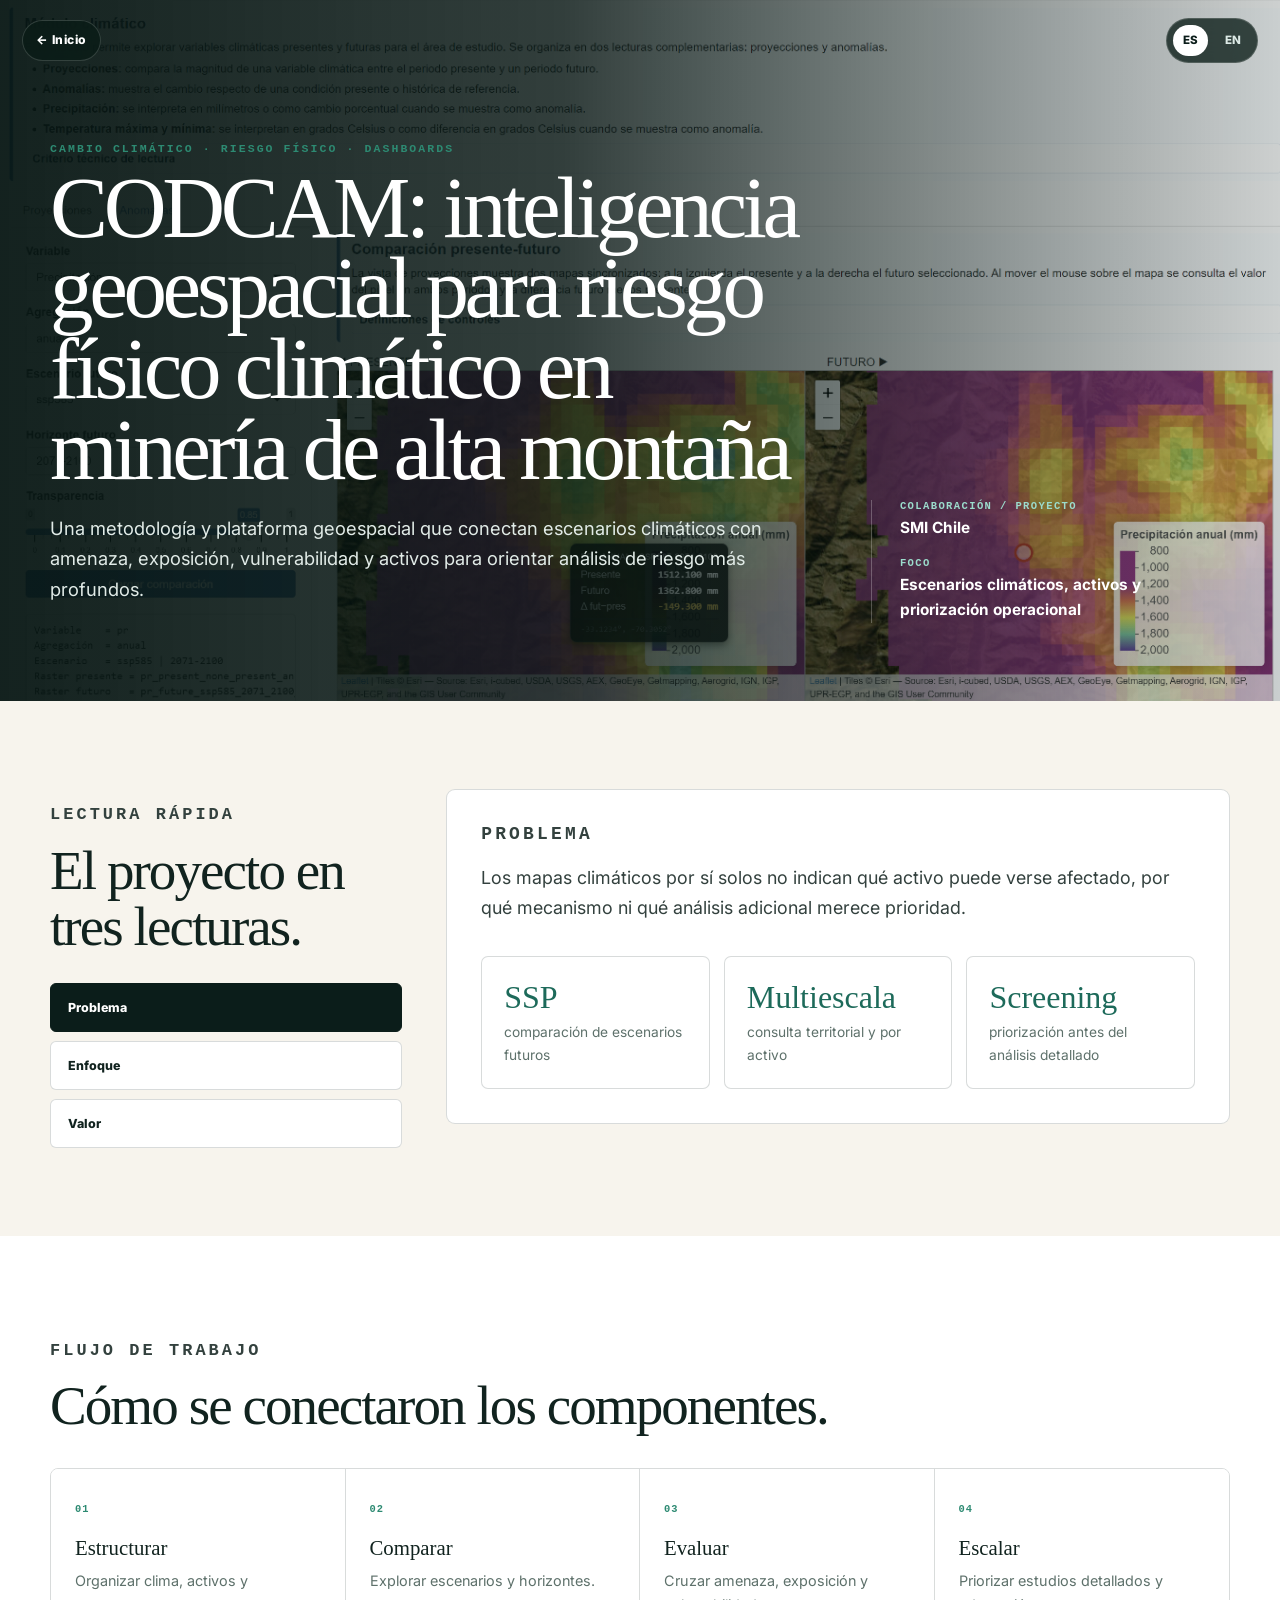
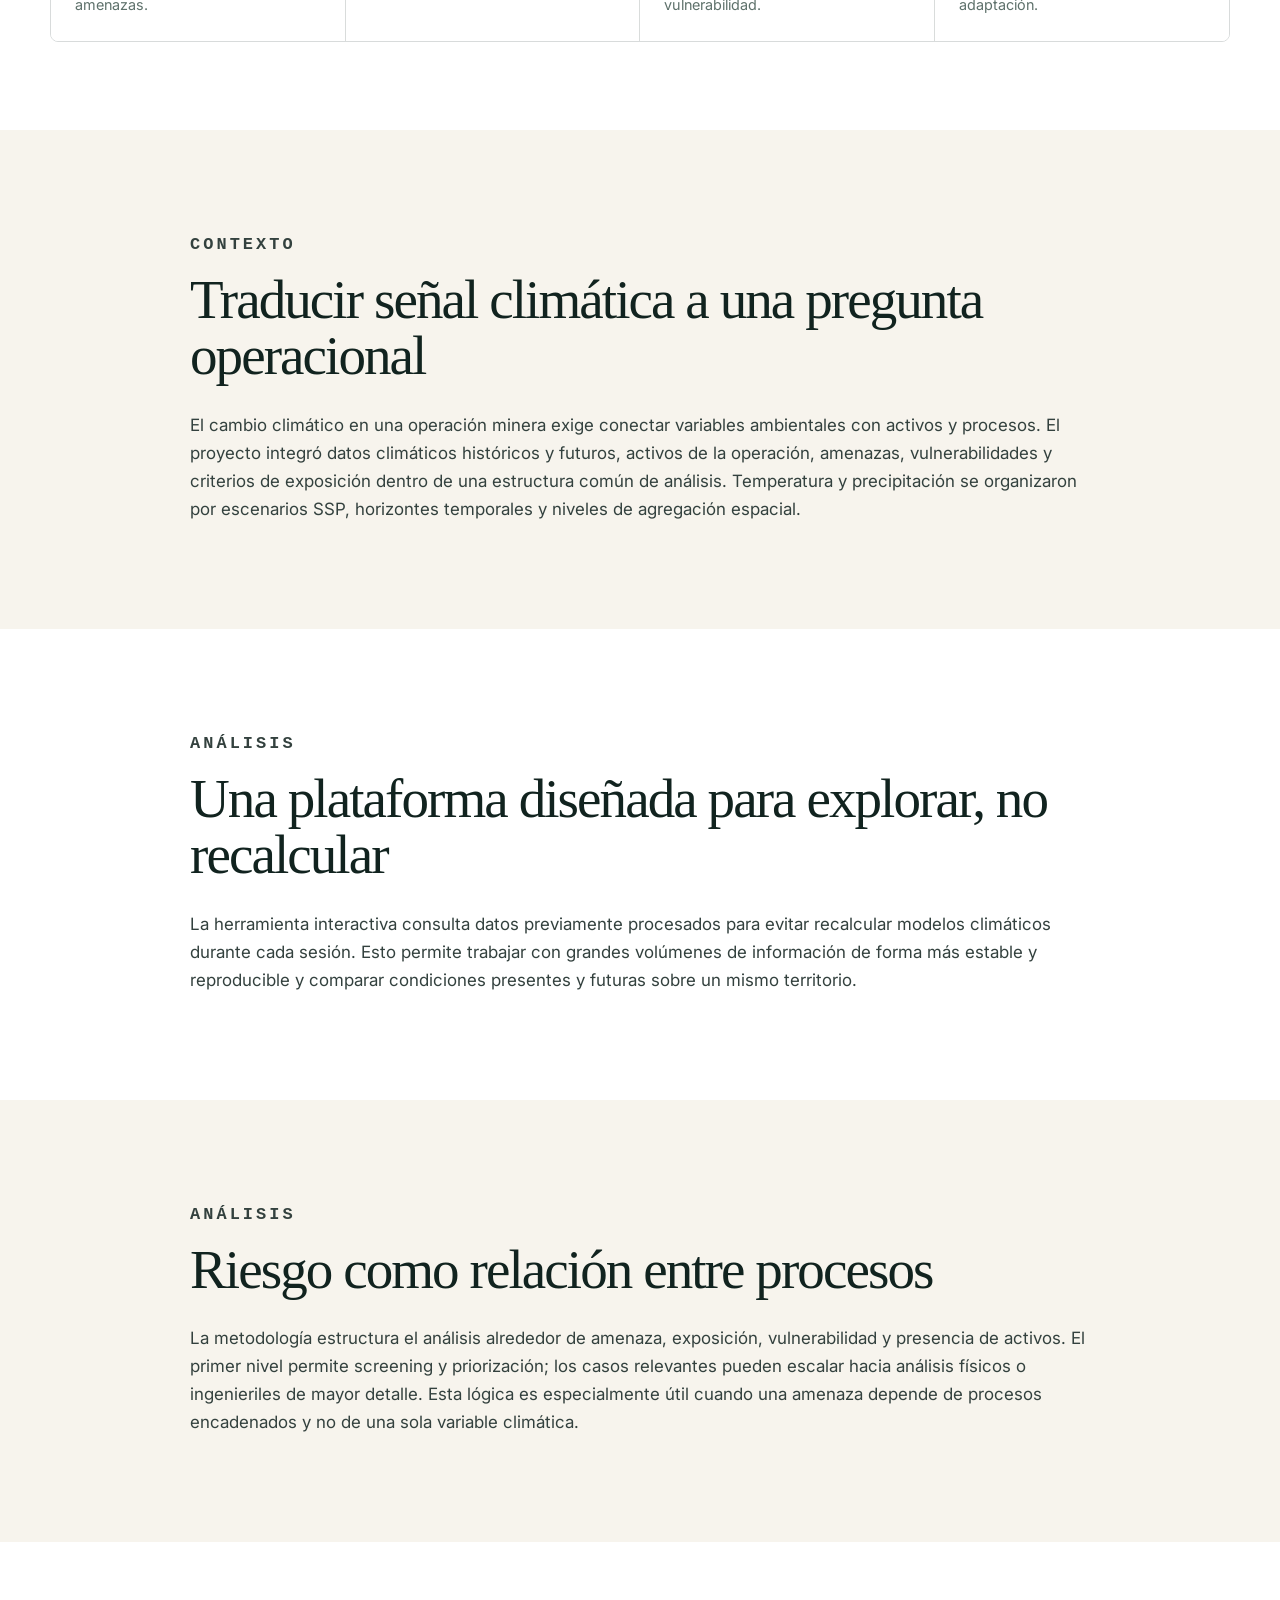
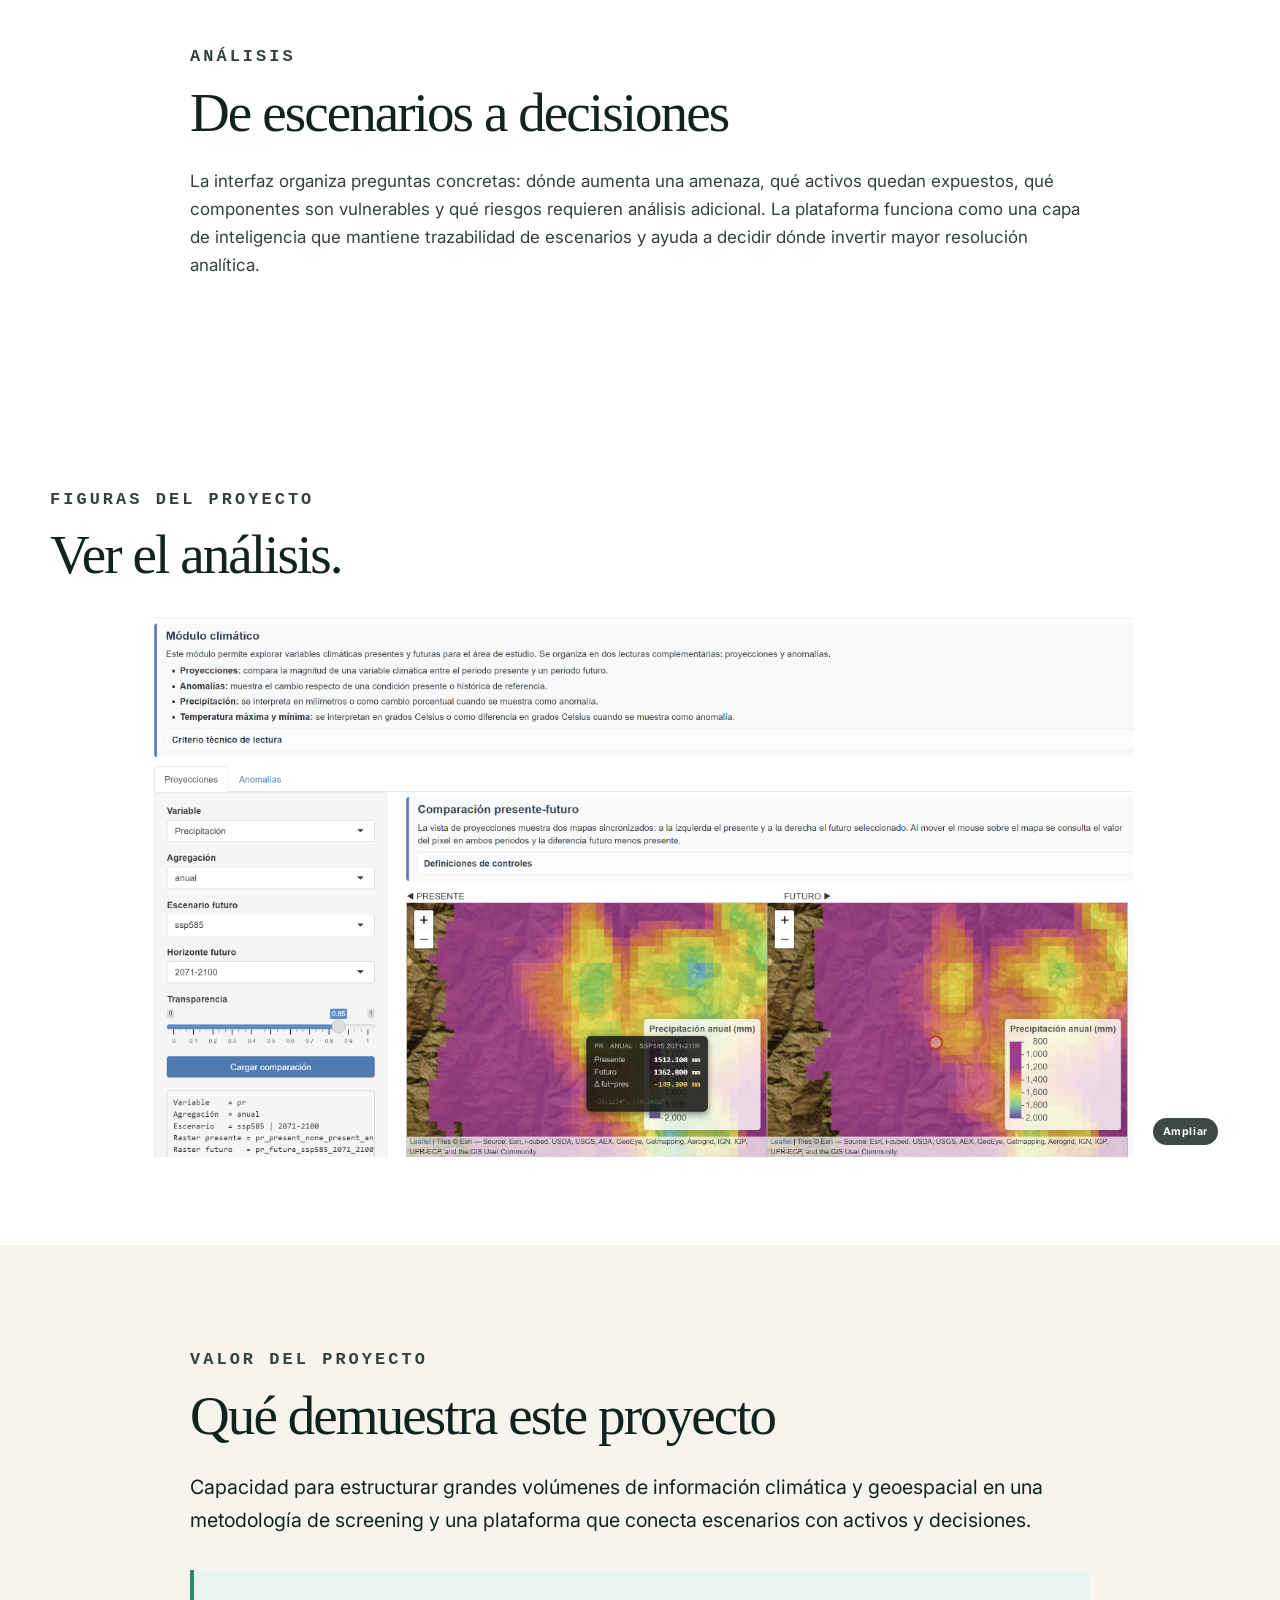
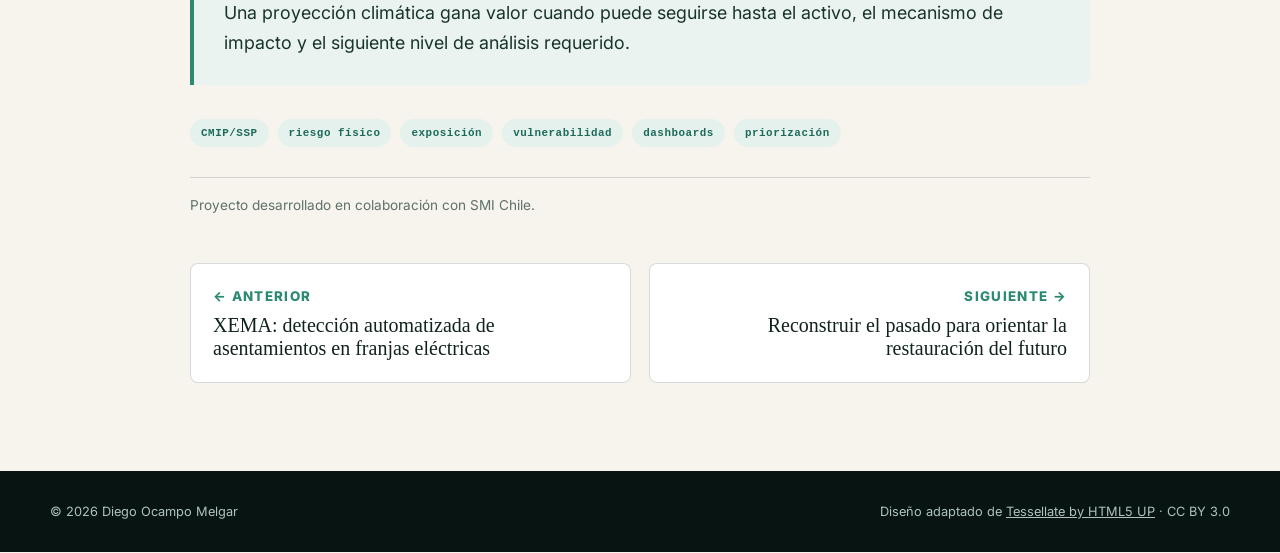
<file: projects/codcam-climate-risk/index.html>
<!DOCTYPE HTML>
<html lang="es">
<head>
  <meta charset="utf-8" />
  <meta name="viewport" content="width=device-width, initial-scale=1" />
  <title>CODCAM: inteligencia geoespacial para riesgo físico climático en minería de alta montaña | Diego Ocampo Melgar</title>
  <meta name="description" content="Una metodología y plataforma geoespacial que conectan escenarios climáticos con amenaza, exposición, vulnerabilidad y activos para orientar análisis de riesgo más profundos." />
  <meta name="author" content="Diego Ocampo Melgar" />
  <meta name="robots" content="index, follow, max-image-preview:large" />
  <meta name="theme-color" content="#0b1d1a" />
  <link rel="canonical" href="https://diegoocampo.earth/projects/codcam-climate-risk/" />
  <link rel="alternate" hreflang="es" href="https://diegoocampo.earth/projects/codcam-climate-risk/" />
  <link rel="alternate" hreflang="en" href="https://diegoocampo.earth/en/projects/codcam-climate-risk/" />
  <link rel="alternate" hreflang="x-default" href="https://diegoocampo.earth/projects/codcam-climate-risk/" />
  <meta property="og:type" content="article" />
  <meta property="og:site_name" content="Diego Ocampo Melgar" />
  <meta property="og:locale" content="es_CL" />
  <meta property="og:title" content="CODCAM: inteligencia geoespacial para riesgo físico climático en minería de alta montaña" />
  <meta property="og:description" content="Una metodología y plataforma geoespacial que conectan escenarios climáticos con amenaza, exposición, vulnerabilidad y activos para orientar análisis de riesgo más profundos." />
  <meta property="og:url" content="https://diegoocampo.earth/projects/codcam-climate-risk/" />
  <meta property="og:image" content="https://diegoocampo.earth/assets/images/projects/codcam-dashboard.png" />
  <meta name="twitter:card" content="summary_large_image" />
  <meta name="twitter:title" content="CODCAM: inteligencia geoespacial para riesgo físico climático en minería de alta montaña" />
  <meta name="twitter:description" content="Una metodología y plataforma geoespacial que conectan escenarios climáticos con amenaza, exposición, vulnerabilidad y activos para orientar análisis de riesgo más profundos." />
  <meta name="twitter:image" content="https://diegoocampo.earth/assets/images/projects/codcam-dashboard.png" />
  <script type="application/ld+json">{"@context": "https://schema.org", "@type": "CreativeWork", "name": "CODCAM: inteligencia geoespacial para riesgo físico climático en minería de alta montaña", "description": "Una metodología y plataforma geoespacial que conectan escenarios climáticos con amenaza, exposición, vulnerabilidad y activos para orientar análisis de riesgo más profundos.", "url": "https://diegoocampo.earth/projects/codcam-climate-risk/", "inLanguage": "es", "image": "https://diegoocampo.earth/assets/images/projects/codcam-dashboard.png", "author": {"@type": "Person", "@id": "https://diegoocampo.earth/#diego-ocampo-melgar", "name": "Diego Ocampo Melgar"}, "keywords": ["CMIP/SSP", "riesgo físico", "exposición", "vulnerabilidad", "dashboards", "priorización"]}</script>
  <link rel="preconnect" href="https://fonts.googleapis.com" />
  <link rel="preconnect" href="https://fonts.gstatic.com" crossorigin />
  <link href="https://fonts.googleapis.com/css2?family=Inter:wght@400;500;600;700;800&display=swap" rel="stylesheet" />
  <link rel="stylesheet" href="../../assets/css/main.css" />
</head>
<body class="project-page">
  <div class="scroll-progress" aria-hidden="true"></div>
  <nav class="project-topbar" aria-label="Navegación del proyecto"><a class="project-home" href="../../">← Inicio</a><div class="project-lang"><a class="active" href="./">ES</a><a class="" href="../../en/projects/codcam-climate-risk/">EN</a></div></nav>
  <header class="project-hero"><div class="hero-image"><img src="../../assets/images/projects/codcam-dashboard.png" alt="CODCAM: inteligencia geoespacial para riesgo físico climático en minería de alta montaña"></div><div class="project-hero-content reveal"><div><p class="eyebrow">CAMBIO CLIMÁTICO · RIESGO FÍSICO · DASHBOARDS</p><h1>CODCAM: inteligencia geoespacial para riesgo físico climático en minería de alta montaña</h1><p class="lead">Una metodología y plataforma geoespacial que conectan escenarios climáticos con amenaza, exposición, vulnerabilidad y activos para orientar análisis de riesgo más profundos.</p></div><div class="project-meta"><div><span>Colaboración / proyecto</span><strong>SMI Chile</strong></div><div><span>Foco</span><strong>Escenarios climáticos, activos y priorización operacional</strong></div></div></div></header>

  <main>
    <section class="project-section"><div class="project-copy wide"><div class="project-lens reveal" data-lens><div><p class="eyebrow">LECTURA RÁPIDA</p><h2>El proyecto en tres lecturas.</h2><div class="lens-buttons"><button type="button" class="lens-button" aria-selected="true" data-title="Problema" data-text="Los mapas climáticos por sí solos no indican qué activo puede verse afectado, por qué mecanismo ni qué análisis adicional merece prioridad.">Problema</button><button type="button" class="lens-button" aria-selected="false" data-title="Enfoque" data-text="Integrar clima histórico y futuro, escenarios SSP, activos, amenazas, exposición y vulnerabilidad en una estructura espacial común y explorable.">Enfoque</button><button type="button" class="lens-button" aria-selected="false" data-title="Valor" data-text="Realizar screening consistente, comparar escenarios y concentrar estudios hidrológicos, hidráulicos, geotécnicos o económicos donde existe una señal de riesgo relevante.">Valor</button></div></div><div class="lens-panel"><p class="eyebrow" data-lens-title>Problema</p><p data-lens-text>Los mapas climáticos por sí solos no indican qué activo puede verse afectado, por qué mecanismo ni qué análisis adicional merece prioridad.</p><div class="project-stats"><div class="project-stat"><b>SSP</b><span>comparación de escenarios futuros</span></div><div class="project-stat"><b>Multiescala</b><span>consulta territorial y por activo</span></div><div class="project-stat"><b>Screening</b><span>priorización antes del análisis detallado</span></div></div></div></div></div></section>

    <section class="project-section alt"><div class="project-copy wide reveal"><p class="eyebrow">FLUJO DE TRABAJO</p><h2>Cómo se conectaron los componentes.</h2><div class="project-flow"><div class="flow-step"><small>01</small><h3>Estructurar</h3><p>Organizar clima, activos y amenazas.</p></div><div class="flow-step"><small>02</small><h3>Comparar</h3><p>Explorar escenarios y horizontes.</p></div><div class="flow-step"><small>03</small><h3>Evaluar</h3><p>Cruzar amenaza, exposición y vulnerabilidad.</p></div><div class="flow-step"><small>04</small><h3>Escalar</h3><p>Priorizar estudios detallados y adaptación.</p></div></div></div></section>

    <section class="project-section "><div class="project-copy"><p class="eyebrow">CONTEXTO</p><h2>Traducir señal climática a una pregunta operacional</h2><p>El cambio climático en una operación minera exige conectar variables ambientales con activos y procesos. El proyecto integró datos climáticos históricos y futuros, activos de la operación, amenazas, vulnerabilidades y criterios de exposición dentro de una estructura común de análisis. Temperatura y precipitación se organizaron por escenarios SSP, horizontes temporales y niveles de agregación espacial.</p></div></section><section class="project-section alt"><div class="project-copy"><p class="eyebrow">ANÁLISIS</p><h2>Una plataforma diseñada para explorar, no recalcular</h2><p>La herramienta interactiva consulta datos previamente procesados para evitar recalcular modelos climáticos durante cada sesión. Esto permite trabajar con grandes volúmenes de información de forma más estable y reproducible y comparar condiciones presentes y futuras sobre un mismo territorio.</p></div></section><section class="project-section "><div class="project-copy"><p class="eyebrow">ANÁLISIS</p><h2>Riesgo como relación entre procesos</h2><p>La metodología estructura el análisis alrededor de amenaza, exposición, vulnerabilidad y presencia de activos. El primer nivel permite screening y priorización; los casos relevantes pueden escalar hacia análisis físicos o ingenieriles de mayor detalle. Esta lógica es especialmente útil cuando una amenaza depende de procesos encadenados y no de una sola variable climática.</p></div></section><section class="project-section alt"><div class="project-copy"><p class="eyebrow">ANÁLISIS</p><h2>De escenarios a decisiones</h2><p>La interfaz organiza preguntas concretas: dónde aumenta una amenaza, qué activos quedan expuestos, qué componentes son vulnerables y qué riesgos requieren análisis adicional. La plataforma funciona como una capa de inteligencia que mantiene trazabilidad de escenarios y ayuda a decidir dónde invertir mayor resolución analítica.</p></div></section>

    <section class="project-section alt"><div class="project-copy wide reveal"><p class="eyebrow">Figuras del proyecto</p><h2>Ver el análisis.</h2><div class="project-gallery single"><button type="button" class="project-figure " data-dialog="#project-dialog"><img loading="lazy" src="../../assets/images/projects/codcam-dashboard.png" alt="CODCAM: inteligencia geoespacial para riesgo físico climático en minería de alta montaña"></button></div></div></section>

    <section class="project-section"><div class="project-copy reveal"><p class="eyebrow">VALOR DEL PROYECTO</p><h2>Qué demuestra este proyecto</h2><p class="big">Capacidad para estructurar grandes volúmenes de información climática y geoespacial en una metodología de screening y una plataforma que conecta escenarios con activos y decisiones.</p><div class="project-callout"><p>Una proyección climática gana valor cuando puede seguirse hasta el activo, el mecanismo de impacto y el siguiente nivel de análisis requerido.</p></div><div class="project-capabilities"><span>CMIP/SSP</span><span>riesgo físico</span><span>exposición</span><span>vulnerabilidad</span><span>dashboards</span><span>priorización</span></div><p class="project-note">Proyecto desarrollado en colaboración con SMI Chile.</p><div class="project-nav"><a href="../xema-settlement-monitoring/"><small>← Anterior</small><strong>XEMA: detección automatizada de asentamientos en franjas eléctricas</strong></a><a href="../mangrove-restoration/"><small>Siguiente →</small><strong>Reconstruir el pasado para orientar la restauración del futuro</strong></a></div></div></section>
  </main>

  <footer class="footer"><div class="container"><span>© <span data-year></span> Diego Ocampo Melgar</span><span class="credit">Diseño adaptado de <a href="https://html5up.net/tessellate" target="_blank" rel="noreferrer">Tessellate by HTML5 UP</a> · CC BY 3.0</span></div></footer>
  <dialog id="project-dialog" class="project-dialog"><div class="dialog-inner"><button type="button" class="dialog-close">Cerrar ×</button><img alt=""></div></dialog>
  <script src="../../assets/js/main.js"></script>
</body></html>
</file>
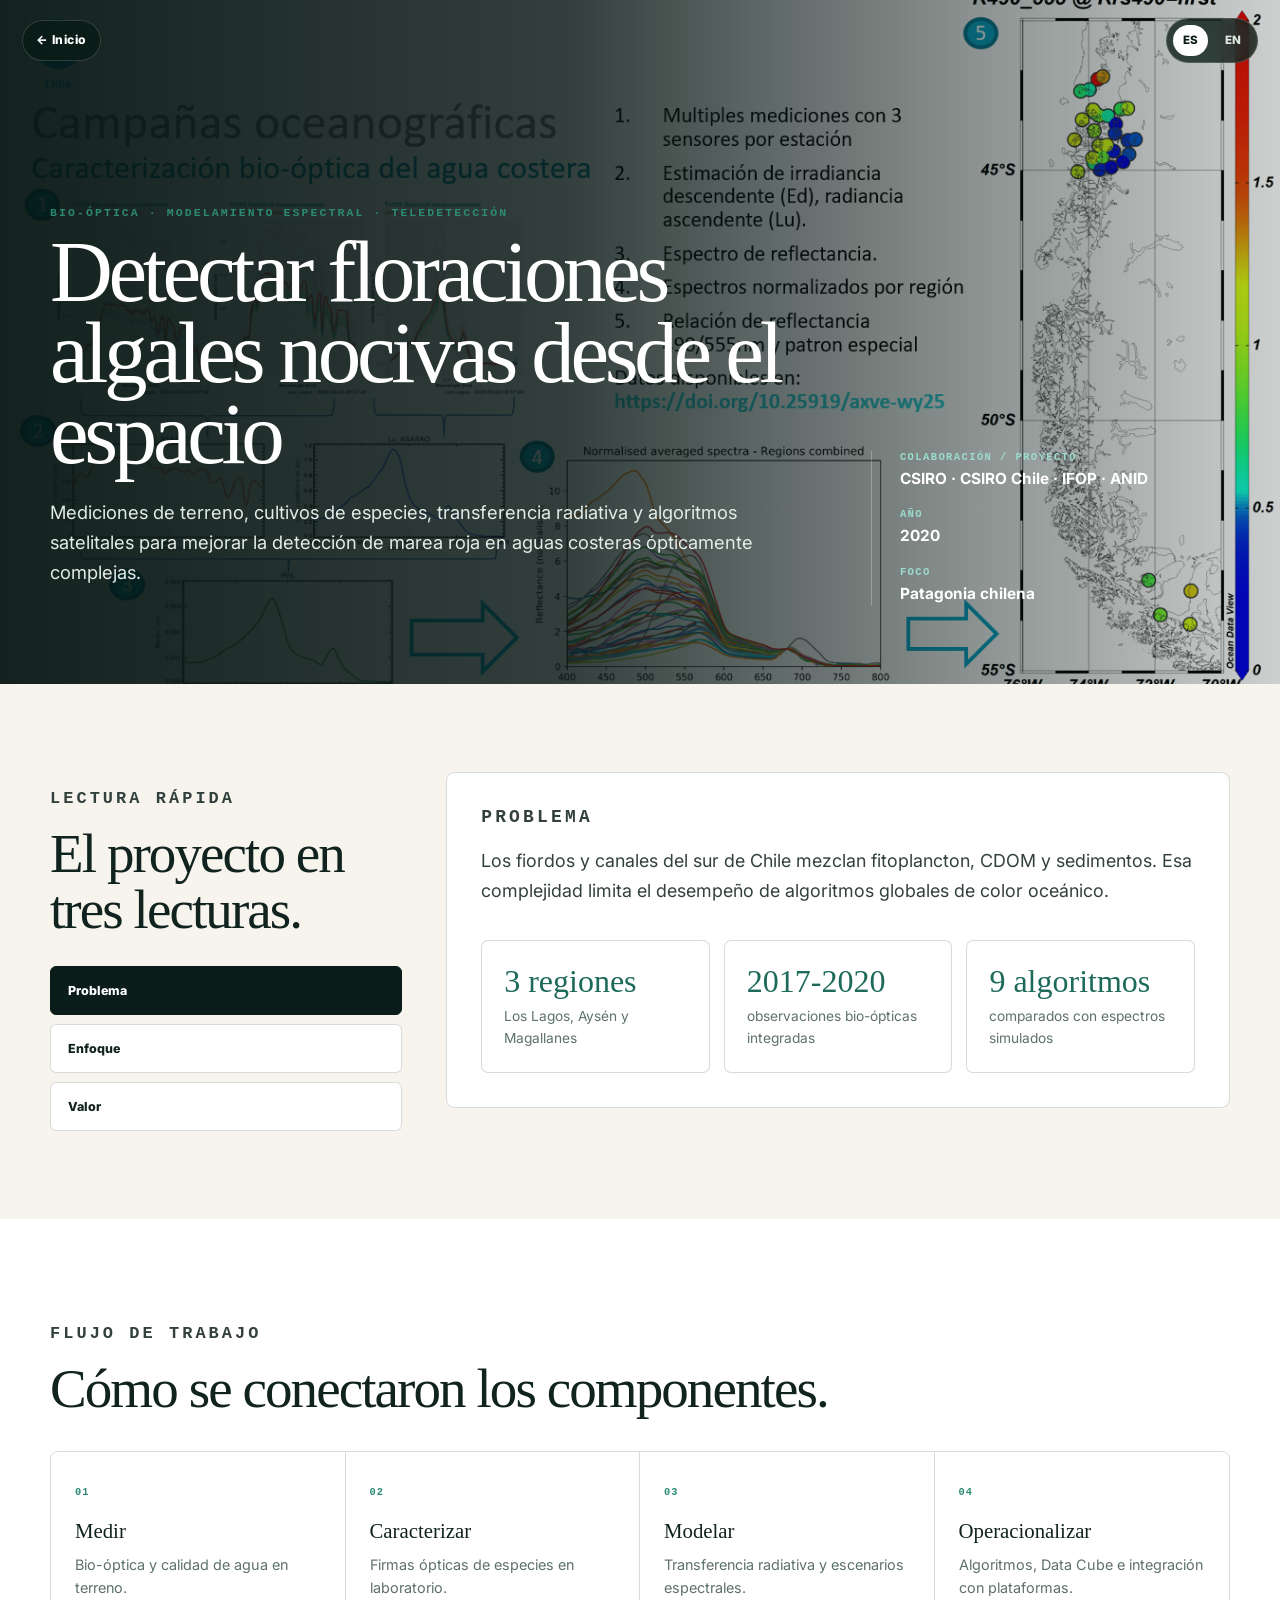
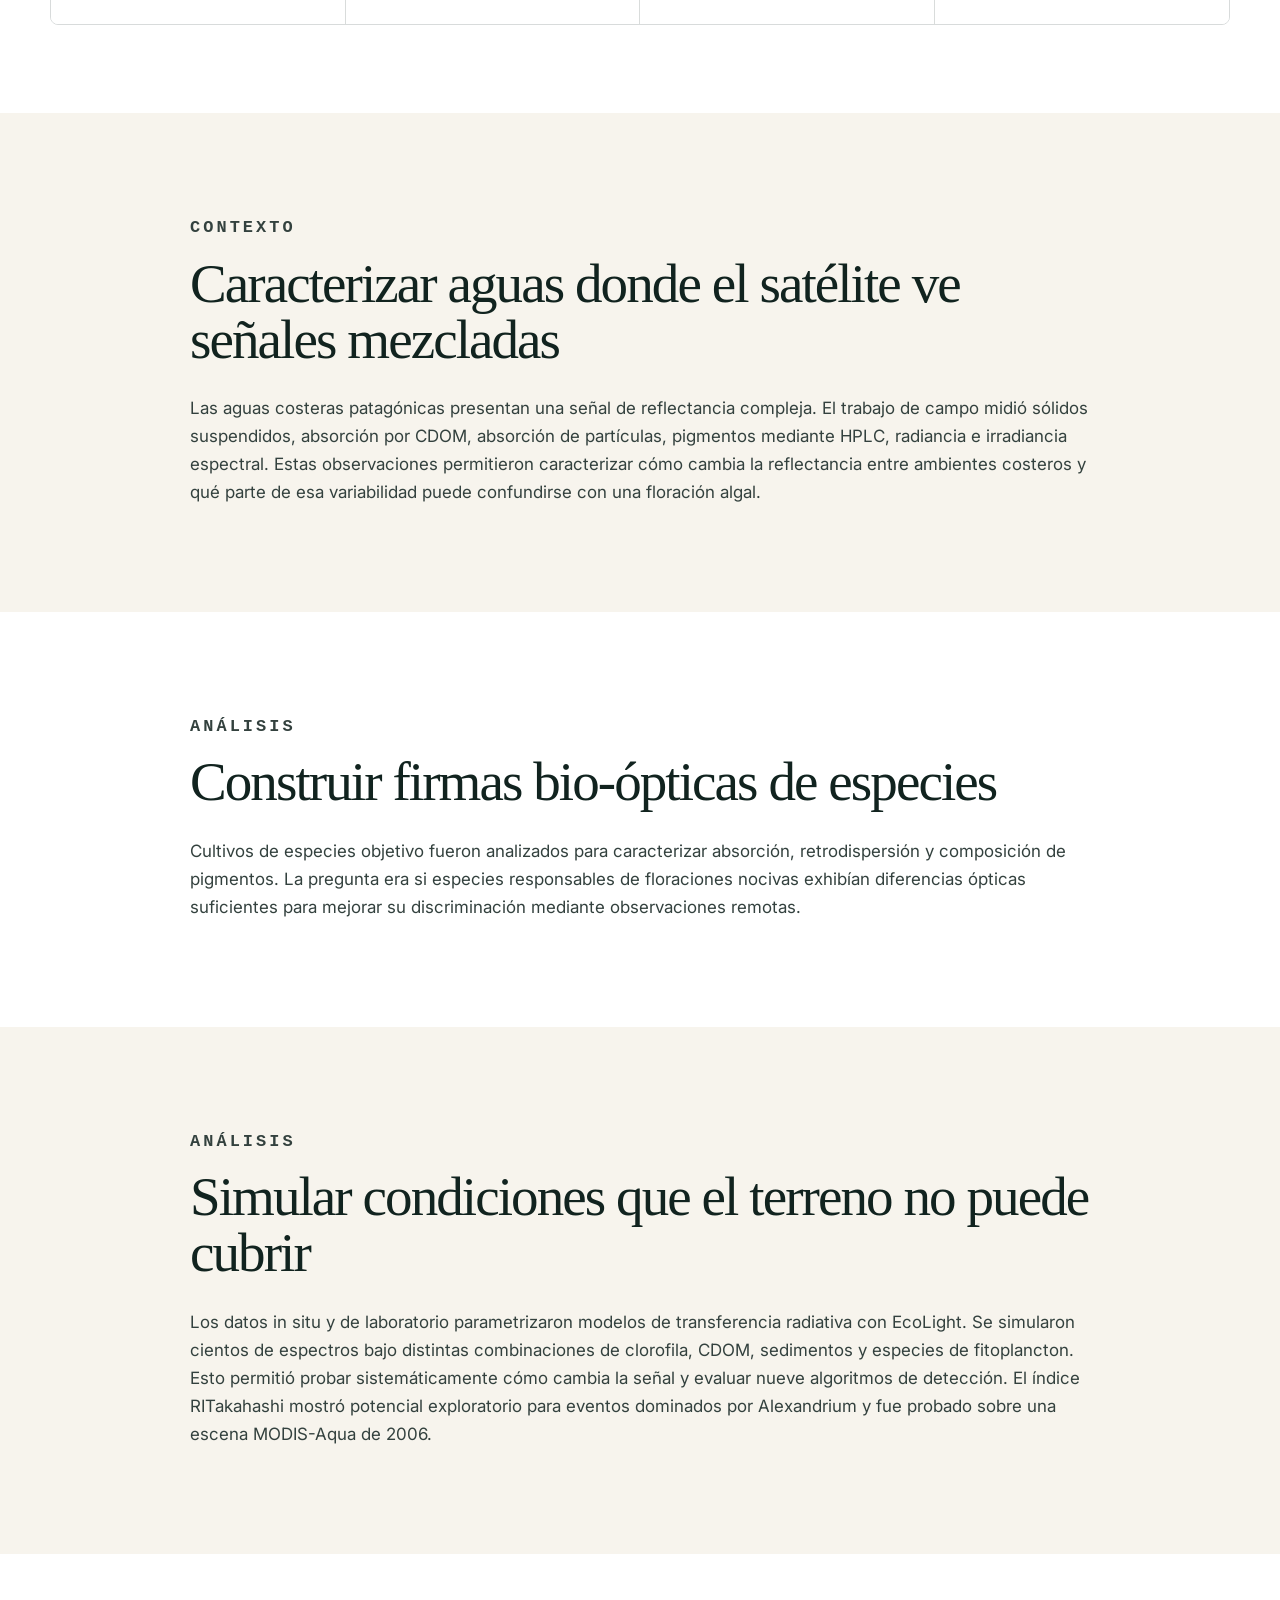
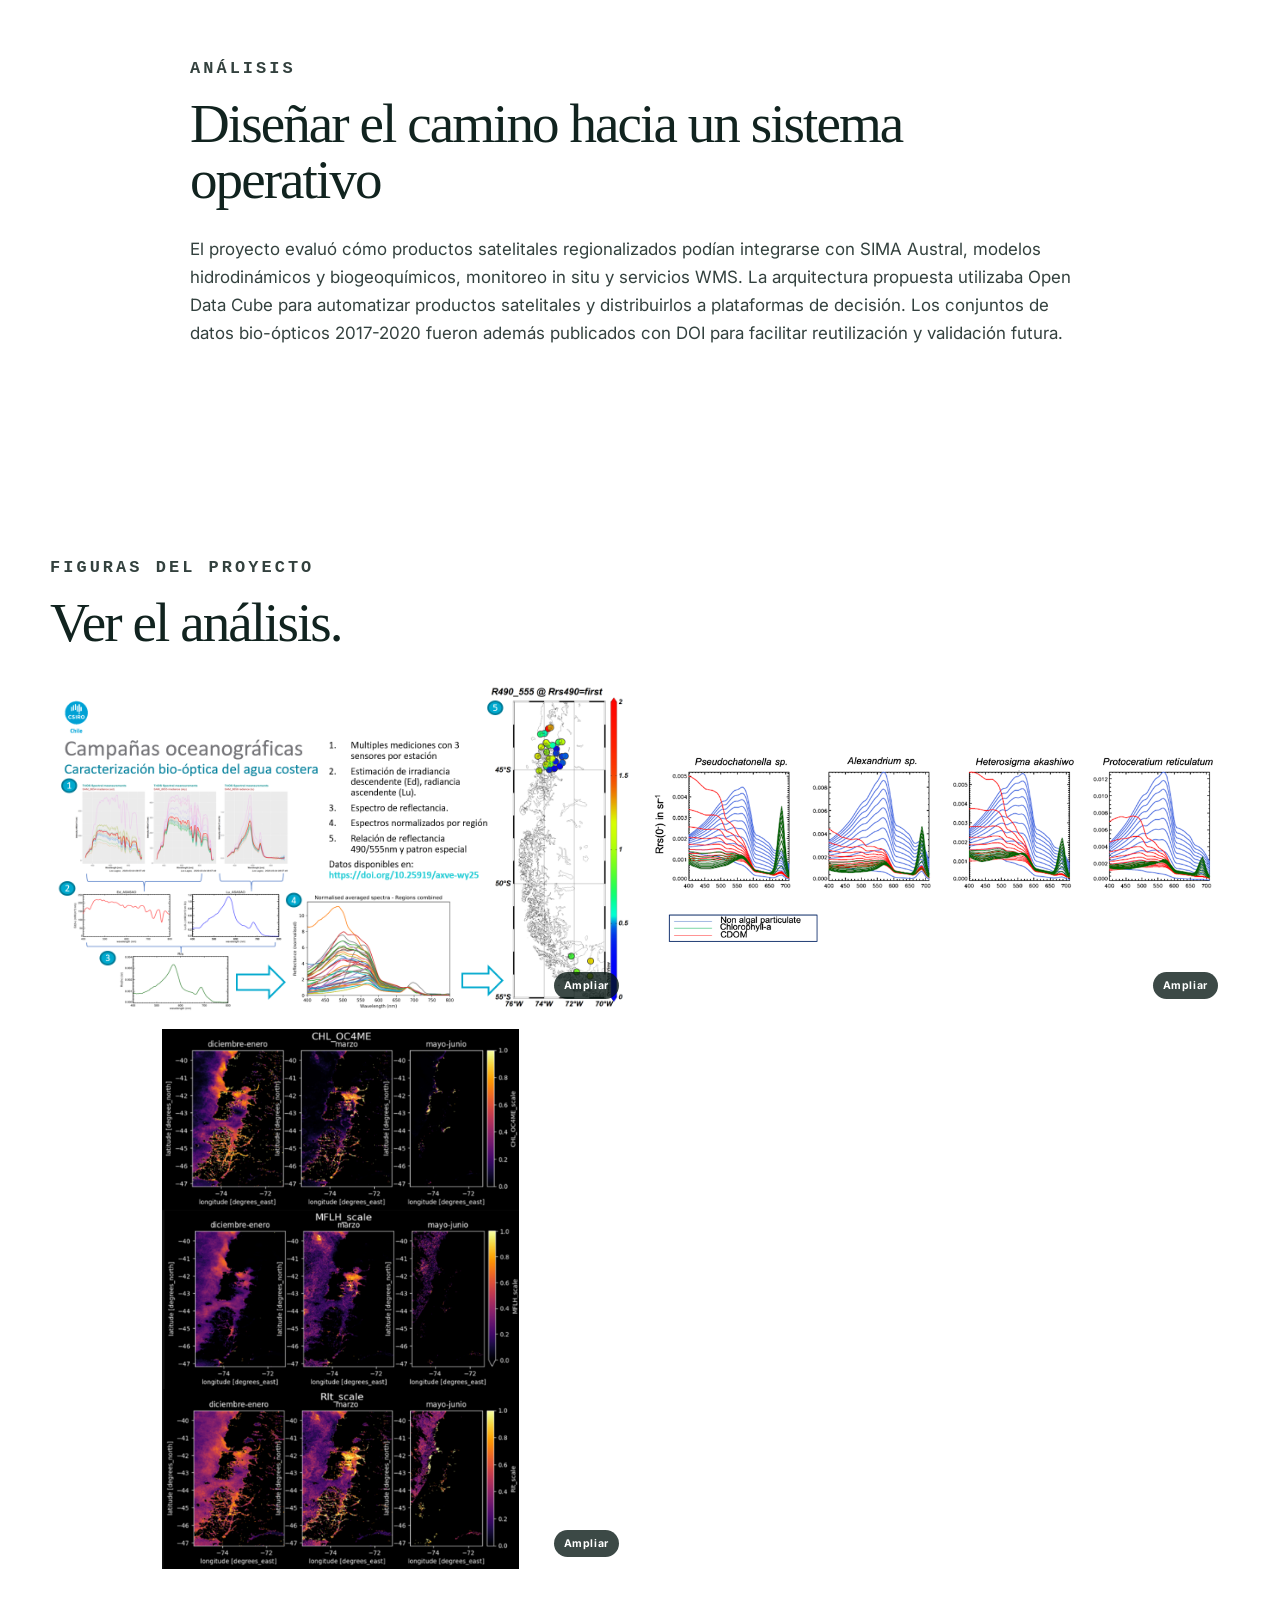
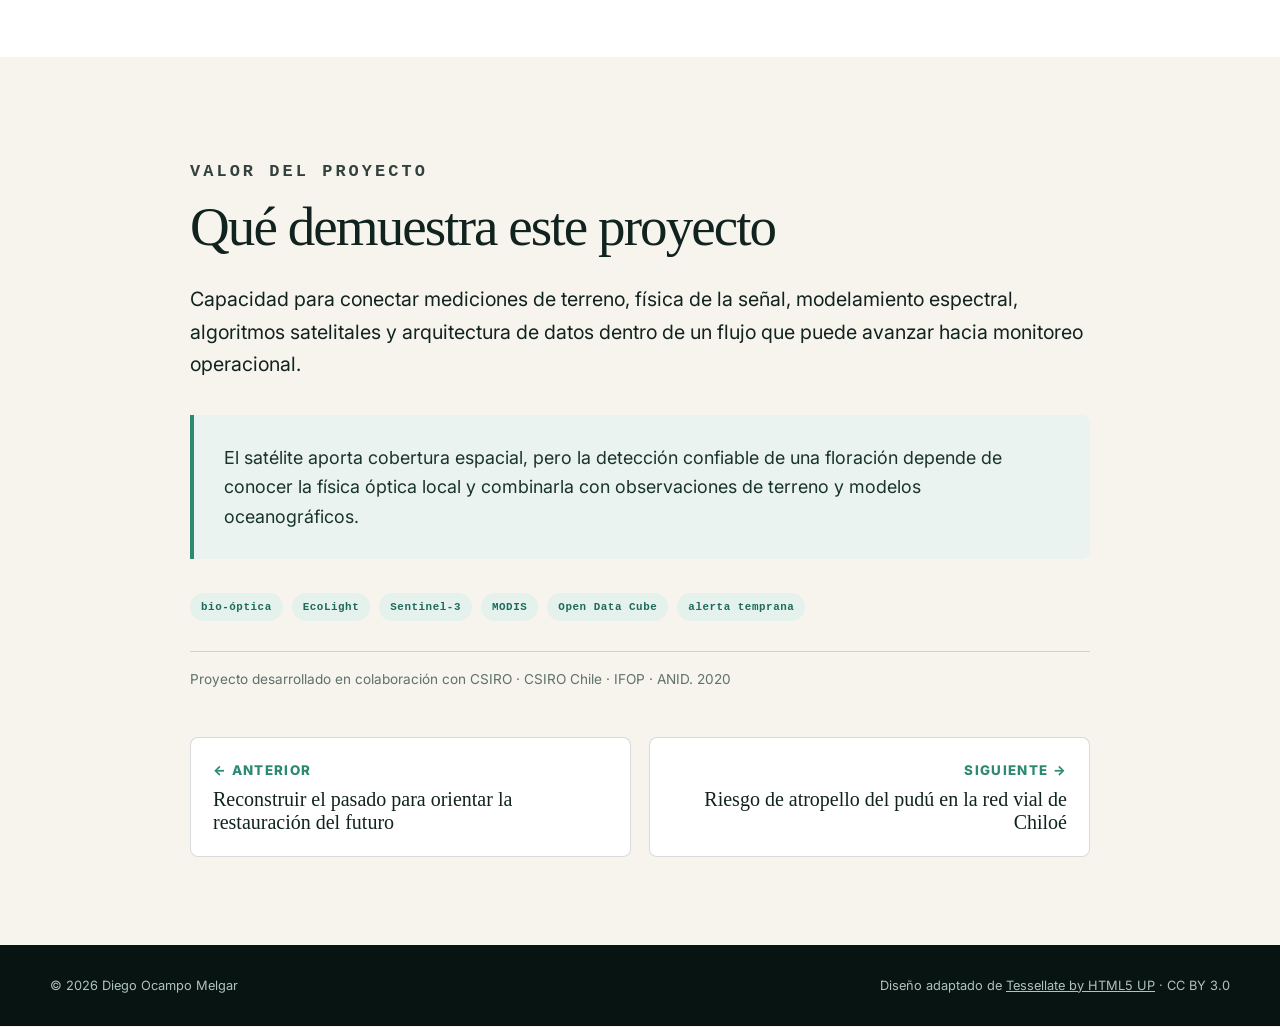
<file: projects/harmful-algal-blooms/index.html>
<!DOCTYPE HTML>
<html lang="es">
<head>
  <meta charset="utf-8" />
  <meta name="viewport" content="width=device-width, initial-scale=1" />
  <title>Detectar floraciones algales nocivas desde el espacio | Diego Ocampo Melgar</title>
  <meta name="description" content="Mediciones de terreno, cultivos de especies, transferencia radiativa y algoritmos satelitales para mejorar la detección de marea roja en aguas costeras ópticamente complejas." />
  <meta name="author" content="Diego Ocampo Melgar" />
  <meta name="robots" content="index, follow, max-image-preview:large" />
  <meta name="theme-color" content="#0b1d1a" />
  <link rel="canonical" href="https://diegoocampo.earth/projects/harmful-algal-blooms/" />
  <link rel="alternate" hreflang="es" href="https://diegoocampo.earth/projects/harmful-algal-blooms/" />
  <link rel="alternate" hreflang="en" href="https://diegoocampo.earth/en/projects/harmful-algal-blooms/" />
  <link rel="alternate" hreflang="x-default" href="https://diegoocampo.earth/projects/harmful-algal-blooms/" />
  <meta property="og:type" content="article" />
  <meta property="og:site_name" content="Diego Ocampo Melgar" />
  <meta property="og:locale" content="es_CL" />
  <meta property="og:title" content="Detectar floraciones algales nocivas desde el espacio" />
  <meta property="og:description" content="Mediciones de terreno, cultivos de especies, transferencia radiativa y algoritmos satelitales para mejorar la detección de marea roja en aguas costeras ópticamente complejas." />
  <meta property="og:url" content="https://diegoocampo.earth/projects/harmful-algal-blooms/" />
  <meta property="og:image" content="https://diegoocampo.earth/assets/images/projects/hab-biooptics-campaigns.png" />
  <meta name="twitter:card" content="summary_large_image" />
  <meta name="twitter:title" content="Detectar floraciones algales nocivas desde el espacio" />
  <meta name="twitter:description" content="Mediciones de terreno, cultivos de especies, transferencia radiativa y algoritmos satelitales para mejorar la detección de marea roja en aguas costeras ópticamente complejas." />
  <meta name="twitter:image" content="https://diegoocampo.earth/assets/images/projects/hab-biooptics-campaigns.png" />
  <script type="application/ld+json">{"@context": "https://schema.org", "@type": "CreativeWork", "name": "Detectar floraciones algales nocivas desde el espacio", "description": "Mediciones de terreno, cultivos de especies, transferencia radiativa y algoritmos satelitales para mejorar la detección de marea roja en aguas costeras ópticamente complejas.", "url": "https://diegoocampo.earth/projects/harmful-algal-blooms/", "inLanguage": "es", "image": "https://diegoocampo.earth/assets/images/projects/hab-biooptics-campaigns.png", "author": {"@type": "Person", "@id": "https://diegoocampo.earth/#diego-ocampo-melgar", "name": "Diego Ocampo Melgar"}, "keywords": ["bio-óptica", "EcoLight", "Sentinel-3", "MODIS", "Open Data Cube", "alerta temprana"], "dateCreated": "2020"}</script>
  <link rel="preconnect" href="https://fonts.googleapis.com" />
  <link rel="preconnect" href="https://fonts.gstatic.com" crossorigin />
  <link href="https://fonts.googleapis.com/css2?family=Inter:wght@400;500;600;700;800&display=swap" rel="stylesheet" />
  <link rel="stylesheet" href="../../assets/css/main.css" />
</head>
<body class="project-page">
  <div class="scroll-progress" aria-hidden="true"></div>
  <nav class="project-topbar" aria-label="Navegación del proyecto"><a class="project-home" href="../../">← Inicio</a><div class="project-lang"><a class="active" href="./">ES</a><a class="" href="../../en/projects/harmful-algal-blooms/">EN</a></div></nav>
  <header class="project-hero"><div class="hero-image"><img src="../../assets/images/projects/hab-biooptics-campaigns.png" alt="Detectar floraciones algales nocivas desde el espacio"></div><div class="project-hero-content reveal"><div><p class="eyebrow">BIO-ÓPTICA · MODELAMIENTO ESPECTRAL · TELEDETECCIÓN</p><h1>Detectar floraciones algales nocivas desde el espacio</h1><p class="lead">Mediciones de terreno, cultivos de especies, transferencia radiativa y algoritmos satelitales para mejorar la detección de marea roja en aguas costeras ópticamente complejas.</p></div><div class="project-meta"><div><span>Colaboración / proyecto</span><strong>CSIRO · CSIRO Chile · IFOP · ANID</strong></div><div><span>Año</span><strong>2020</strong></div><div><span>Foco</span><strong>Patagonia chilena</strong></div></div></div></header>

  <main>
    <section class="project-section"><div class="project-copy wide"><div class="project-lens reveal" data-lens><div><p class="eyebrow">LECTURA RÁPIDA</p><h2>El proyecto en tres lecturas.</h2><div class="lens-buttons"><button type="button" class="lens-button" aria-selected="true" data-title="Problema" data-text="Los fiordos y canales del sur de Chile mezclan fitoplancton, CDOM y sedimentos. Esa complejidad limita el desempeño de algoritmos globales de color oceánico.">Problema</button><button type="button" class="lens-button" aria-selected="false" data-title="Enfoque" data-text="Campañas bio-ópticas, HPLC, absorción y retrodispersión de cultivos, EcoLight, cientos de espectros simulados y comparación de nueve algoritmos de detección remota.">Enfoque</button><button type="button" class="lens-button" aria-selected="false" data-title="Valor" data-text="Conectar la física de la señal con productos satelitales regionalizados y con una arquitectura futura de monitoreo y alerta temprana.">Valor</button></div></div><div class="lens-panel"><p class="eyebrow" data-lens-title>Problema</p><p data-lens-text>Los fiordos y canales del sur de Chile mezclan fitoplancton, CDOM y sedimentos. Esa complejidad limita el desempeño de algoritmos globales de color oceánico.</p><div class="project-stats"><div class="project-stat"><b>3 regiones</b><span>Los Lagos, Aysén y Magallanes</span></div><div class="project-stat"><b>2017-2020</b><span>observaciones bio-ópticas integradas</span></div><div class="project-stat"><b>9 algoritmos</b><span>comparados con espectros simulados</span></div></div></div></div></div></section>

    <section class="project-section alt"><div class="project-copy wide reveal"><p class="eyebrow">FLUJO DE TRABAJO</p><h2>Cómo se conectaron los componentes.</h2><div class="project-flow"><div class="flow-step"><small>01</small><h3>Medir</h3><p>Bio-óptica y calidad de agua en terreno.</p></div><div class="flow-step"><small>02</small><h3>Caracterizar</h3><p>Firmas ópticas de especies en laboratorio.</p></div><div class="flow-step"><small>03</small><h3>Modelar</h3><p>Transferencia radiativa y escenarios espectrales.</p></div><div class="flow-step"><small>04</small><h3>Operacionalizar</h3><p>Algoritmos, Data Cube e integración con plataformas.</p></div></div></div></section>

    <section class="project-section "><div class="project-copy"><p class="eyebrow">CONTEXTO</p><h2>Caracterizar aguas donde el satélite ve señales mezcladas</h2><p>Las aguas costeras patagónicas presentan una señal de reflectancia compleja. El trabajo de campo midió sólidos suspendidos, absorción por CDOM, absorción de partículas, pigmentos mediante HPLC, radiancia e irradiancia espectral. Estas observaciones permitieron caracterizar cómo cambia la reflectancia entre ambientes costeros y qué parte de esa variabilidad puede confundirse con una floración algal.</p></div></section><section class="project-section alt"><div class="project-copy"><p class="eyebrow">ANÁLISIS</p><h2>Construir firmas bio-ópticas de especies</h2><p>Cultivos de especies objetivo fueron analizados para caracterizar absorción, retrodispersión y composición de pigmentos. La pregunta era si especies responsables de floraciones nocivas exhibían diferencias ópticas suficientes para mejorar su discriminación mediante observaciones remotas.</p></div></section><section class="project-section "><div class="project-copy"><p class="eyebrow">ANÁLISIS</p><h2>Simular condiciones que el terreno no puede cubrir</h2><p>Los datos in situ y de laboratorio parametrizaron modelos de transferencia radiativa con EcoLight. Se simularon cientos de espectros bajo distintas combinaciones de clorofila, CDOM, sedimentos y especies de fitoplancton. Esto permitió probar sistemáticamente cómo cambia la señal y evaluar nueve algoritmos de detección. El índice RITakahashi mostró potencial exploratorio para eventos dominados por Alexandrium y fue probado sobre una escena MODIS-Aqua de 2006.</p></div></section><section class="project-section alt"><div class="project-copy"><p class="eyebrow">ANÁLISIS</p><h2>Diseñar el camino hacia un sistema operativo</h2><p>El proyecto evaluó cómo productos satelitales regionalizados podían integrarse con SIMA Austral, modelos hidrodinámicos y biogeoquímicos, monitoreo in situ y servicios WMS. La arquitectura propuesta utilizaba Open Data Cube para automatizar productos satelitales y distribuirlos a plataformas de decisión. Los conjuntos de datos bio-ópticos 2017-2020 fueron además publicados con DOI para facilitar reutilización y validación futura.</p></div></section>

    <section class="project-section alt"><div class="project-copy wide reveal"><p class="eyebrow">Figuras del proyecto</p><h2>Ver el análisis.</h2><div class="project-gallery "><button type="button" class="project-figure " data-dialog="#project-dialog"><img loading="lazy" src="../../assets/images/projects/hab-biooptics-campaigns.png" alt="Detectar floraciones algales nocivas desde el espacio"></button><button type="button" class="project-figure " data-dialog="#project-dialog"><img loading="lazy" src="../../assets/images/projects/hab-spectral-models.png" alt="Detectar floraciones algales nocivas desde el espacio"></button><button type="button" class="project-figure " data-dialog="#project-dialog"><img loading="lazy" src="../../assets/images/projects/hab-satellite-products.png" alt="Detectar floraciones algales nocivas desde el espacio"></button></div></div></section>

    <section class="project-section"><div class="project-copy reveal"><p class="eyebrow">VALOR DEL PROYECTO</p><h2>Qué demuestra este proyecto</h2><p class="big">Capacidad para conectar mediciones de terreno, física de la señal, modelamiento espectral, algoritmos satelitales y arquitectura de datos dentro de un flujo que puede avanzar hacia monitoreo operacional.</p><div class="project-callout"><p>El satélite aporta cobertura espacial, pero la detección confiable de una floración depende de conocer la física óptica local y combinarla con observaciones de terreno y modelos oceanográficos.</p></div><div class="project-capabilities"><span>bio-óptica</span><span>EcoLight</span><span>Sentinel-3</span><span>MODIS</span><span>Open Data Cube</span><span>alerta temprana</span></div><p class="project-note">Proyecto desarrollado en colaboración con CSIRO · CSIRO Chile · IFOP · ANID. 2020</p><div class="project-nav"><a href="../mangrove-restoration/"><small>← Anterior</small><strong>Reconstruir el pasado para orientar la restauración del futuro</strong></a><a href="../pudu-road-risk/"><small>Siguiente →</small><strong>Riesgo de atropello del pudú en la red vial de Chiloé</strong></a></div></div></section>
  </main>

  <footer class="footer"><div class="container"><span>© <span data-year></span> Diego Ocampo Melgar</span><span class="credit">Diseño adaptado de <a href="https://html5up.net/tessellate" target="_blank" rel="noreferrer">Tessellate by HTML5 UP</a> · CC BY 3.0</span></div></footer>
  <dialog id="project-dialog" class="project-dialog"><div class="dialog-inner"><button type="button" class="dialog-close">Cerrar ×</button><img alt=""></div></dialog>
  <script src="../../assets/js/main.js"></script>
</body></html>
</file>
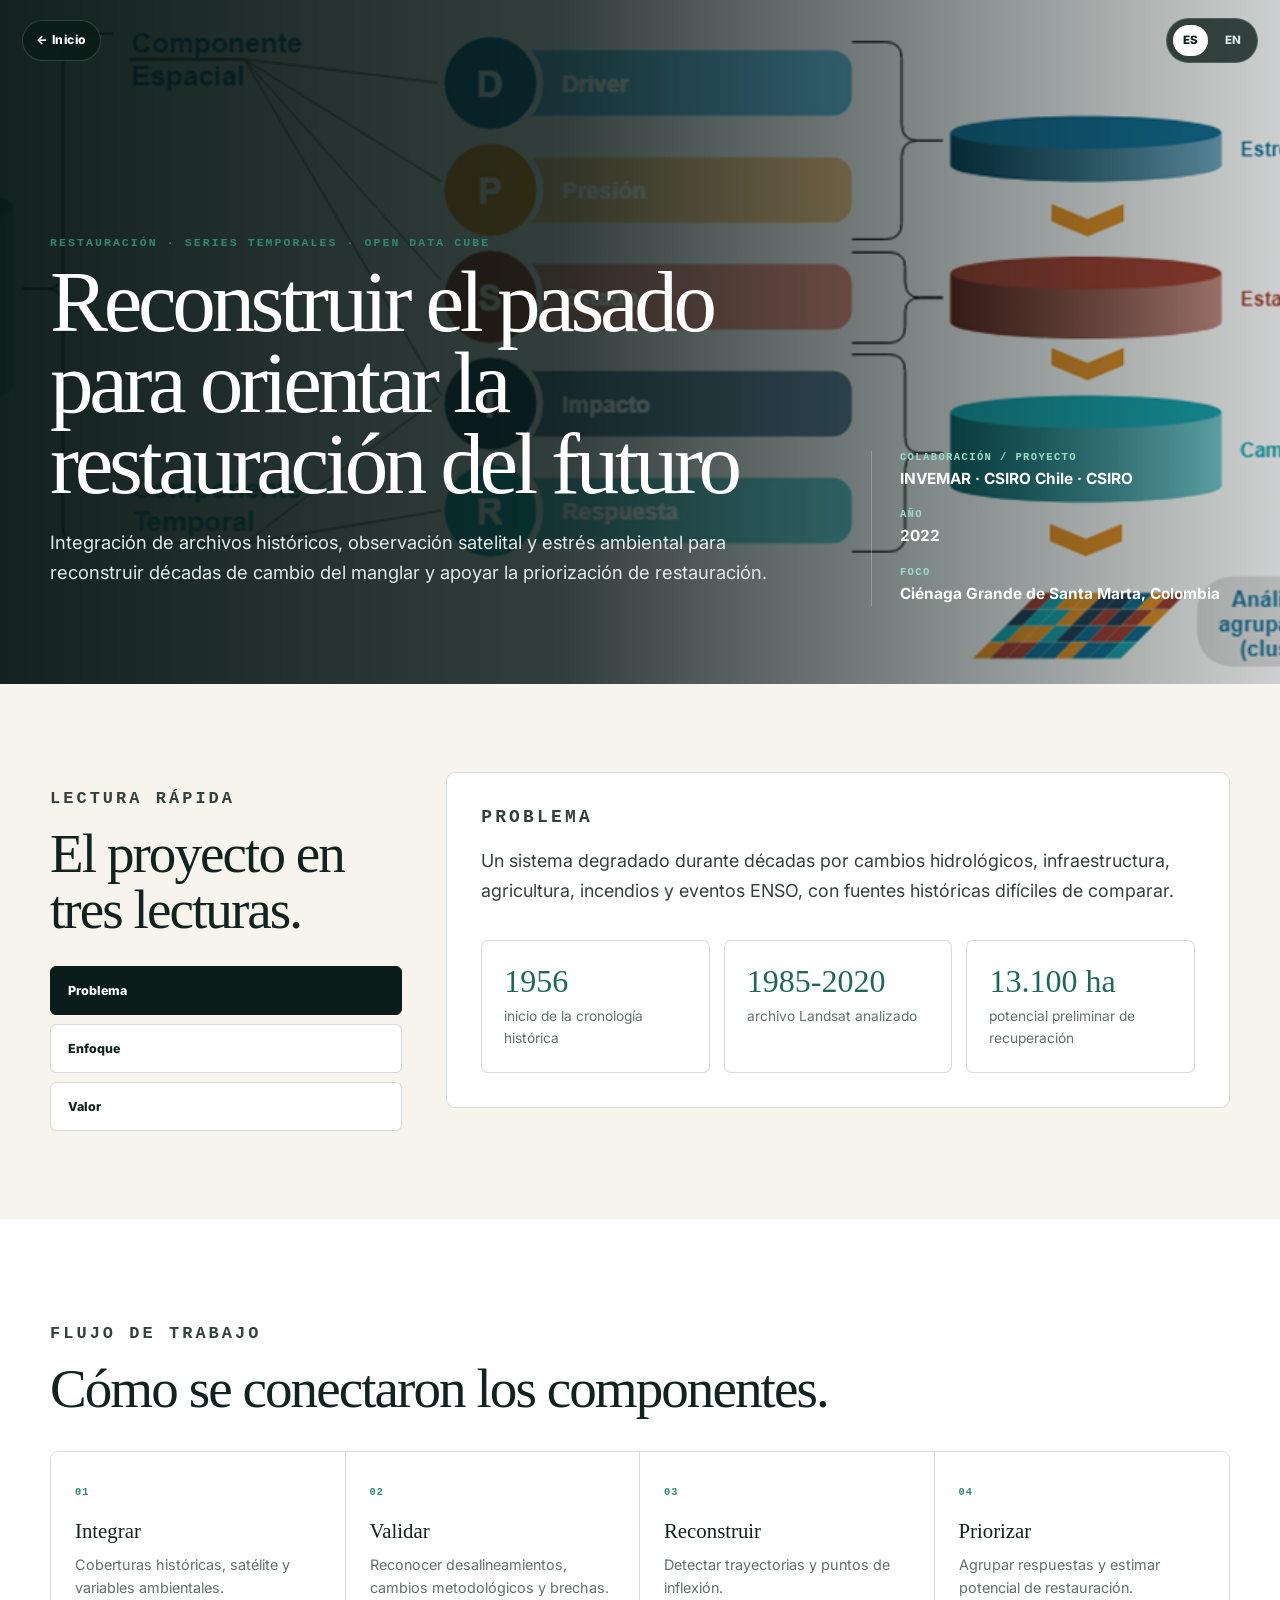
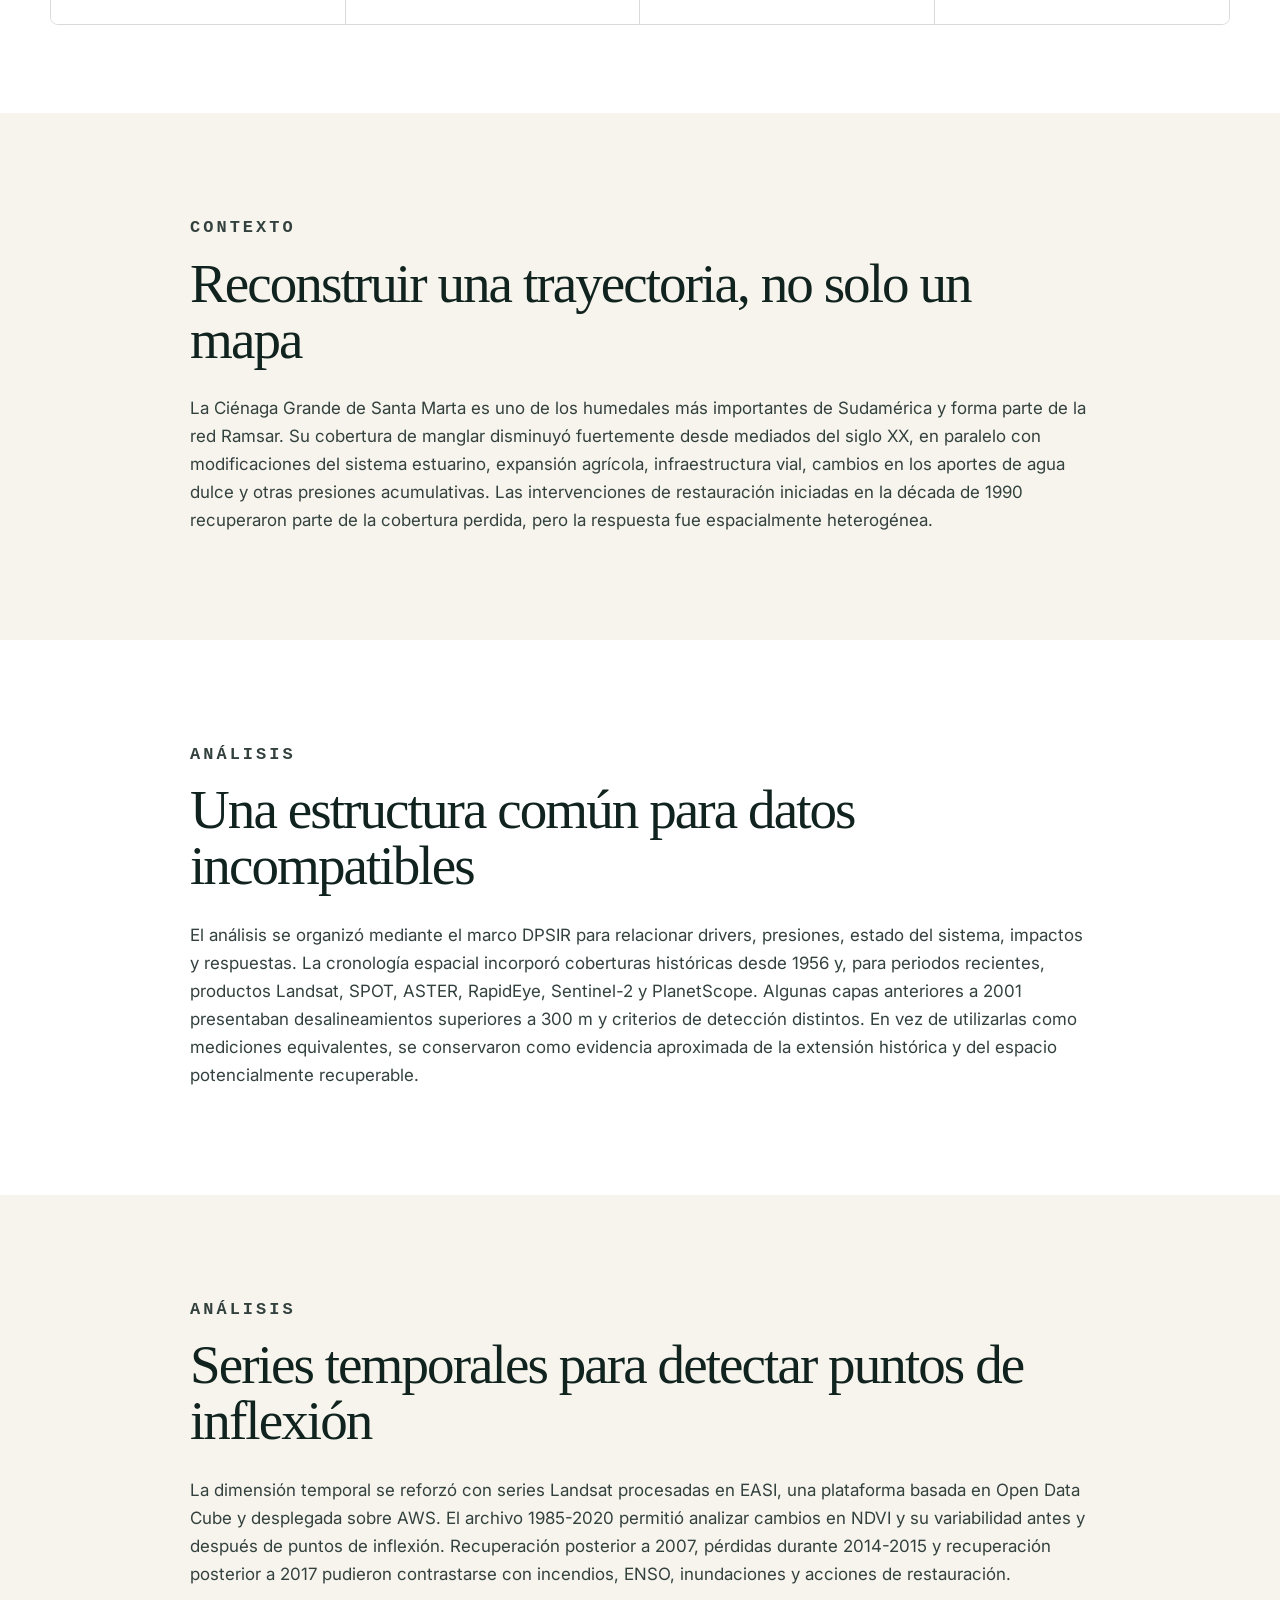
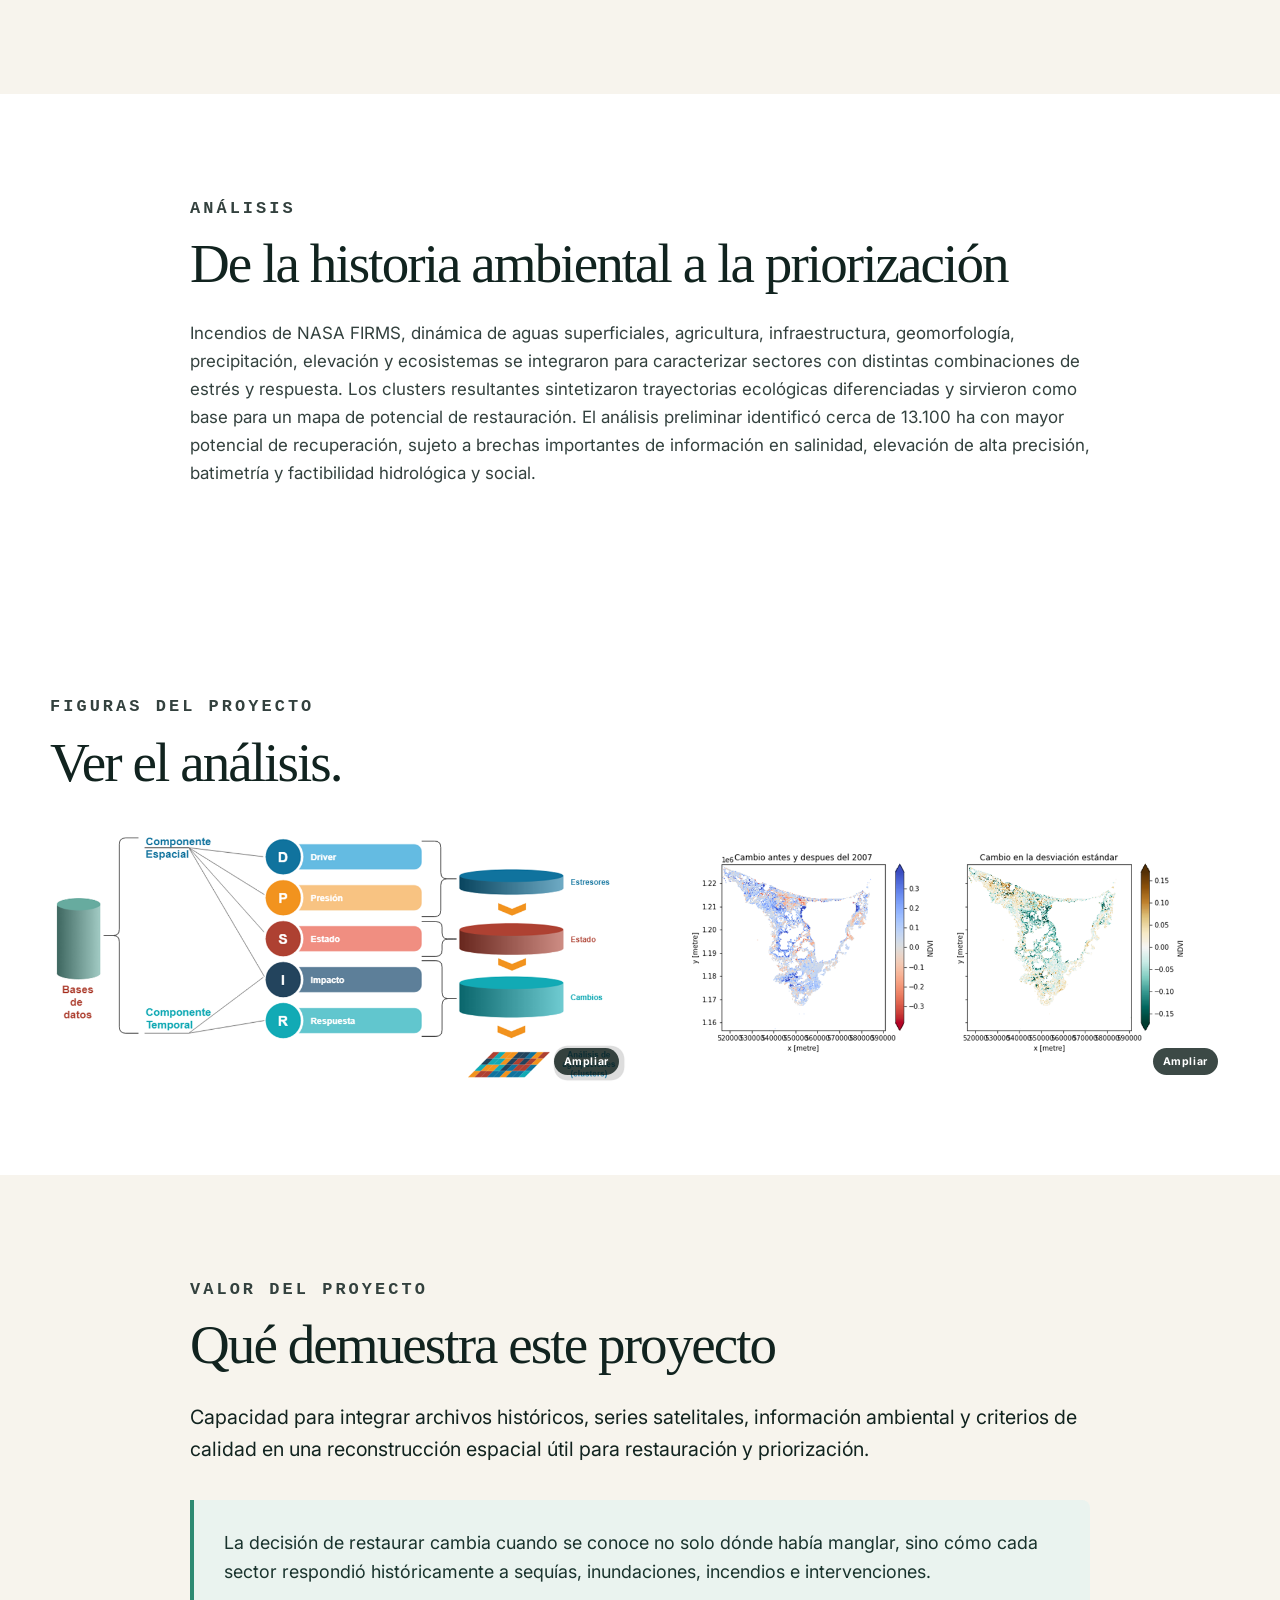
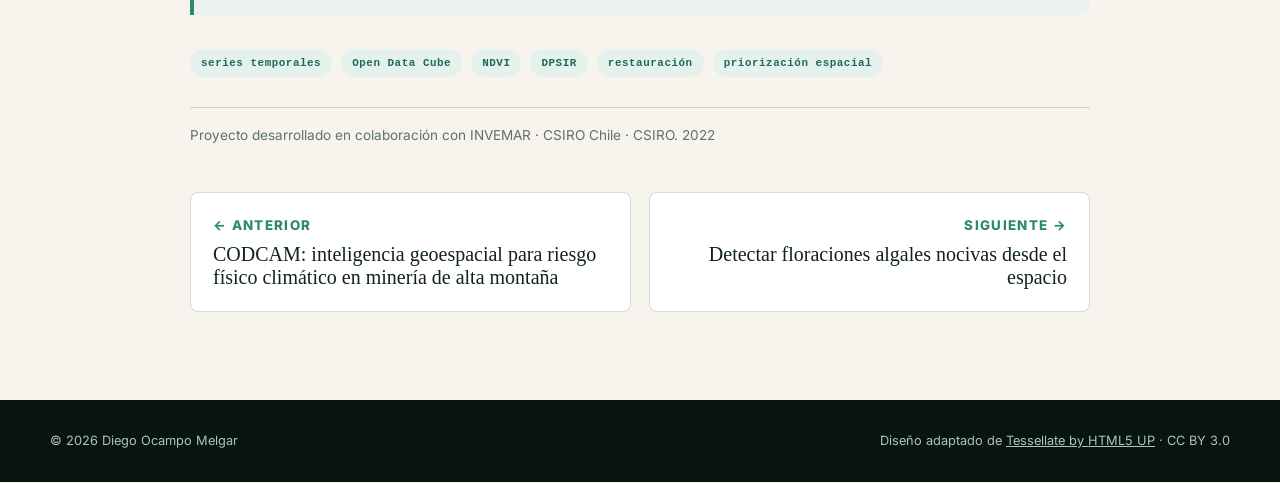
<file: projects/mangrove-restoration/index.html>
<!DOCTYPE HTML>
<html lang="es">
<head>
  <meta charset="utf-8" />
  <meta name="viewport" content="width=device-width, initial-scale=1" />
  <title>Reconstruir el pasado para orientar la restauración del futuro | Diego Ocampo Melgar</title>
  <meta name="description" content="Integración de archivos históricos, observación satelital y estrés ambiental para reconstruir décadas de cambio del manglar y apoyar la priorización de restauración." />
  <meta name="author" content="Diego Ocampo Melgar" />
  <meta name="robots" content="index, follow, max-image-preview:large" />
  <meta name="theme-color" content="#0b1d1a" />
  <link rel="canonical" href="https://diegoocampo.earth/projects/mangrove-restoration/" />
  <link rel="alternate" hreflang="es" href="https://diegoocampo.earth/projects/mangrove-restoration/" />
  <link rel="alternate" hreflang="en" href="https://diegoocampo.earth/en/projects/mangrove-restoration/" />
  <link rel="alternate" hreflang="x-default" href="https://diegoocampo.earth/projects/mangrove-restoration/" />
  <meta property="og:type" content="article" />
  <meta property="og:site_name" content="Diego Ocampo Melgar" />
  <meta property="og:locale" content="es_CL" />
  <meta property="og:title" content="Reconstruir el pasado para orientar la restauración del futuro" />
  <meta property="og:description" content="Integración de archivos históricos, observación satelital y estrés ambiental para reconstruir décadas de cambio del manglar y apoyar la priorización de restauración." />
  <meta property="og:url" content="https://diegoocampo.earth/projects/mangrove-restoration/" />
  <meta property="og:image" content="https://diegoocampo.earth/assets/images/projects/mangrove-dpsir.png" />
  <meta name="twitter:card" content="summary_large_image" />
  <meta name="twitter:title" content="Reconstruir el pasado para orientar la restauración del futuro" />
  <meta name="twitter:description" content="Integración de archivos históricos, observación satelital y estrés ambiental para reconstruir décadas de cambio del manglar y apoyar la priorización de restauración." />
  <meta name="twitter:image" content="https://diegoocampo.earth/assets/images/projects/mangrove-dpsir.png" />
  <script type="application/ld+json">{"@context": "https://schema.org", "@type": "CreativeWork", "name": "Reconstruir el pasado para orientar la restauración del futuro", "description": "Integración de archivos históricos, observación satelital y estrés ambiental para reconstruir décadas de cambio del manglar y apoyar la priorización de restauración.", "url": "https://diegoocampo.earth/projects/mangrove-restoration/", "inLanguage": "es", "image": "https://diegoocampo.earth/assets/images/projects/mangrove-dpsir.png", "author": {"@type": "Person", "@id": "https://diegoocampo.earth/#diego-ocampo-melgar", "name": "Diego Ocampo Melgar"}, "keywords": ["series temporales", "Open Data Cube", "NDVI", "DPSIR", "restauración", "priorización espacial"], "dateCreated": "2022"}</script>
  <link rel="preconnect" href="https://fonts.googleapis.com" />
  <link rel="preconnect" href="https://fonts.gstatic.com" crossorigin />
  <link href="https://fonts.googleapis.com/css2?family=Inter:wght@400;500;600;700;800&display=swap" rel="stylesheet" />
  <link rel="stylesheet" href="../../assets/css/main.css" />
</head>
<body class="project-page">
  <div class="scroll-progress" aria-hidden="true"></div>
  <nav class="project-topbar" aria-label="Navegación del proyecto"><a class="project-home" href="../../">← Inicio</a><div class="project-lang"><a class="active" href="./">ES</a><a class="" href="../../en/projects/mangrove-restoration/">EN</a></div></nav>
  <header class="project-hero"><div class="hero-image"><img src="../../assets/images/projects/mangrove-dpsir.png" alt="Reconstruir el pasado para orientar la restauración del futuro"></div><div class="project-hero-content reveal"><div><p class="eyebrow">RESTAURACIÓN · SERIES TEMPORALES · OPEN DATA CUBE</p><h1>Reconstruir el pasado para orientar la restauración del futuro</h1><p class="lead">Integración de archivos históricos, observación satelital y estrés ambiental para reconstruir décadas de cambio del manglar y apoyar la priorización de restauración.</p></div><div class="project-meta"><div><span>Colaboración / proyecto</span><strong>INVEMAR · CSIRO Chile · CSIRO</strong></div><div><span>Año</span><strong>2022</strong></div><div><span>Foco</span><strong>Ciénaga Grande de Santa Marta, Colombia</strong></div></div></div></header>

  <main>
    <section class="project-section"><div class="project-copy wide"><div class="project-lens reveal" data-lens><div><p class="eyebrow">LECTURA RÁPIDA</p><h2>El proyecto en tres lecturas.</h2><div class="lens-buttons"><button type="button" class="lens-button" aria-selected="true" data-title="Problema" data-text="Un sistema degradado durante décadas por cambios hidrológicos, infraestructura, agricultura, incendios y eventos ENSO, con fuentes históricas difíciles de comparar.">Problema</button><button type="button" class="lens-button" aria-selected="false" data-title="Enfoque" data-text="Reconstrucción espacial y temporal del manglar mediante coberturas desde 1956, series Landsat 1985-2020, DPSIR, NASA FIRMS, dinámica de agua y análisis de clusters.">Enfoque</button><button type="button" class="lens-button" aria-selected="false" data-title="Valor" data-text="Transformar datos incompletos y heterogéneos en una historia espacial coherente del ecosistema y una base defendible para decidir dónde la restauración tiene mejores antecedentes.">Valor</button></div></div><div class="lens-panel"><p class="eyebrow" data-lens-title>Problema</p><p data-lens-text>Un sistema degradado durante décadas por cambios hidrológicos, infraestructura, agricultura, incendios y eventos ENSO, con fuentes históricas difíciles de comparar.</p><div class="project-stats"><div class="project-stat"><b>1956</b><span>inicio de la cronología histórica</span></div><div class="project-stat"><b>1985-2020</b><span>archivo Landsat analizado</span></div><div class="project-stat"><b>13.100 ha</b><span>potencial preliminar de recuperación</span></div></div></div></div></div></section>

    <section class="project-section alt"><div class="project-copy wide reveal"><p class="eyebrow">FLUJO DE TRABAJO</p><h2>Cómo se conectaron los componentes.</h2><div class="project-flow"><div class="flow-step"><small>01</small><h3>Integrar</h3><p>Coberturas históricas, satélite y variables ambientales.</p></div><div class="flow-step"><small>02</small><h3>Validar</h3><p>Reconocer desalineamientos, cambios metodológicos y brechas.</p></div><div class="flow-step"><small>03</small><h3>Reconstruir</h3><p>Detectar trayectorias y puntos de inflexión.</p></div><div class="flow-step"><small>04</small><h3>Priorizar</h3><p>Agrupar respuestas y estimar potencial de restauración.</p></div></div></div></section>

    <section class="project-section "><div class="project-copy"><p class="eyebrow">CONTEXTO</p><h2>Reconstruir una trayectoria, no solo un mapa</h2><p>La Ciénaga Grande de Santa Marta es uno de los humedales más importantes de Sudamérica y forma parte de la red Ramsar. Su cobertura de manglar disminuyó fuertemente desde mediados del siglo XX, en paralelo con modificaciones del sistema estuarino, expansión agrícola, infraestructura vial, cambios en los aportes de agua dulce y otras presiones acumulativas. Las intervenciones de restauración iniciadas en la década de 1990 recuperaron parte de la cobertura perdida, pero la respuesta fue espacialmente heterogénea.</p></div></section><section class="project-section alt"><div class="project-copy"><p class="eyebrow">ANÁLISIS</p><h2>Una estructura común para datos incompatibles</h2><p>El análisis se organizó mediante el marco DPSIR para relacionar drivers, presiones, estado del sistema, impactos y respuestas. La cronología espacial incorporó coberturas históricas desde 1956 y, para periodos recientes, productos Landsat, SPOT, ASTER, RapidEye, Sentinel-2 y PlanetScope. Algunas capas anteriores a 2001 presentaban desalineamientos superiores a 300 m y criterios de detección distintos. En vez de utilizarlas como mediciones equivalentes, se conservaron como evidencia aproximada de la extensión histórica y del espacio potencialmente recuperable.</p></div></section><section class="project-section "><div class="project-copy"><p class="eyebrow">ANÁLISIS</p><h2>Series temporales para detectar puntos de inflexión</h2><p>La dimensión temporal se reforzó con series Landsat procesadas en EASI, una plataforma basada en Open Data Cube y desplegada sobre AWS. El archivo 1985-2020 permitió analizar cambios en NDVI y su variabilidad antes y después de puntos de inflexión. Recuperación posterior a 2007, pérdidas durante 2014-2015 y recuperación posterior a 2017 pudieron contrastarse con incendios, ENSO, inundaciones y acciones de restauración.</p></div></section><section class="project-section alt"><div class="project-copy"><p class="eyebrow">ANÁLISIS</p><h2>De la historia ambiental a la priorización</h2><p>Incendios de NASA FIRMS, dinámica de aguas superficiales, agricultura, infraestructura, geomorfología, precipitación, elevación y ecosistemas se integraron para caracterizar sectores con distintas combinaciones de estrés y respuesta. Los clusters resultantes sintetizaron trayectorias ecológicas diferenciadas y sirvieron como base para un mapa de potencial de restauración. El análisis preliminar identificó cerca de 13.100 ha con mayor potencial de recuperación, sujeto a brechas importantes de información en salinidad, elevación de alta precisión, batimetría y factibilidad hidrológica y social.</p></div></section>

    <section class="project-section alt"><div class="project-copy wide reveal"><p class="eyebrow">Figuras del proyecto</p><h2>Ver el análisis.</h2><div class="project-gallery "><button type="button" class="project-figure " data-dialog="#project-dialog"><img loading="lazy" src="../../assets/images/projects/mangrove-dpsir.png" alt="Reconstruir el pasado para orientar la restauración del futuro"></button><button type="button" class="project-figure " data-dialog="#project-dialog"><img loading="lazy" src="../../assets/images/projects/mangrove-ndvi-change.png" alt="Reconstruir el pasado para orientar la restauración del futuro"></button></div></div></section>

    <section class="project-section"><div class="project-copy reveal"><p class="eyebrow">VALOR DEL PROYECTO</p><h2>Qué demuestra este proyecto</h2><p class="big">Capacidad para integrar archivos históricos, series satelitales, información ambiental y criterios de calidad en una reconstrucción espacial útil para restauración y priorización.</p><div class="project-callout"><p>La decisión de restaurar cambia cuando se conoce no solo dónde había manglar, sino cómo cada sector respondió históricamente a sequías, inundaciones, incendios e intervenciones.</p></div><div class="project-capabilities"><span>series temporales</span><span>Open Data Cube</span><span>NDVI</span><span>DPSIR</span><span>restauración</span><span>priorización espacial</span></div><p class="project-note">Proyecto desarrollado en colaboración con INVEMAR · CSIRO Chile · CSIRO. 2022</p><div class="project-nav"><a href="../codcam-climate-risk/"><small>← Anterior</small><strong>CODCAM: inteligencia geoespacial para riesgo físico climático en minería de alta montaña</strong></a><a href="../harmful-algal-blooms/"><small>Siguiente →</small><strong>Detectar floraciones algales nocivas desde el espacio</strong></a></div></div></section>
  </main>

  <footer class="footer"><div class="container"><span>© <span data-year></span> Diego Ocampo Melgar</span><span class="credit">Diseño adaptado de <a href="https://html5up.net/tessellate" target="_blank" rel="noreferrer">Tessellate by HTML5 UP</a> · CC BY 3.0</span></div></footer>
  <dialog id="project-dialog" class="project-dialog"><div class="dialog-inner"><button type="button" class="dialog-close">Cerrar ×</button><img alt=""></div></dialog>
  <script src="../../assets/js/main.js"></script>
</body></html>
</file>
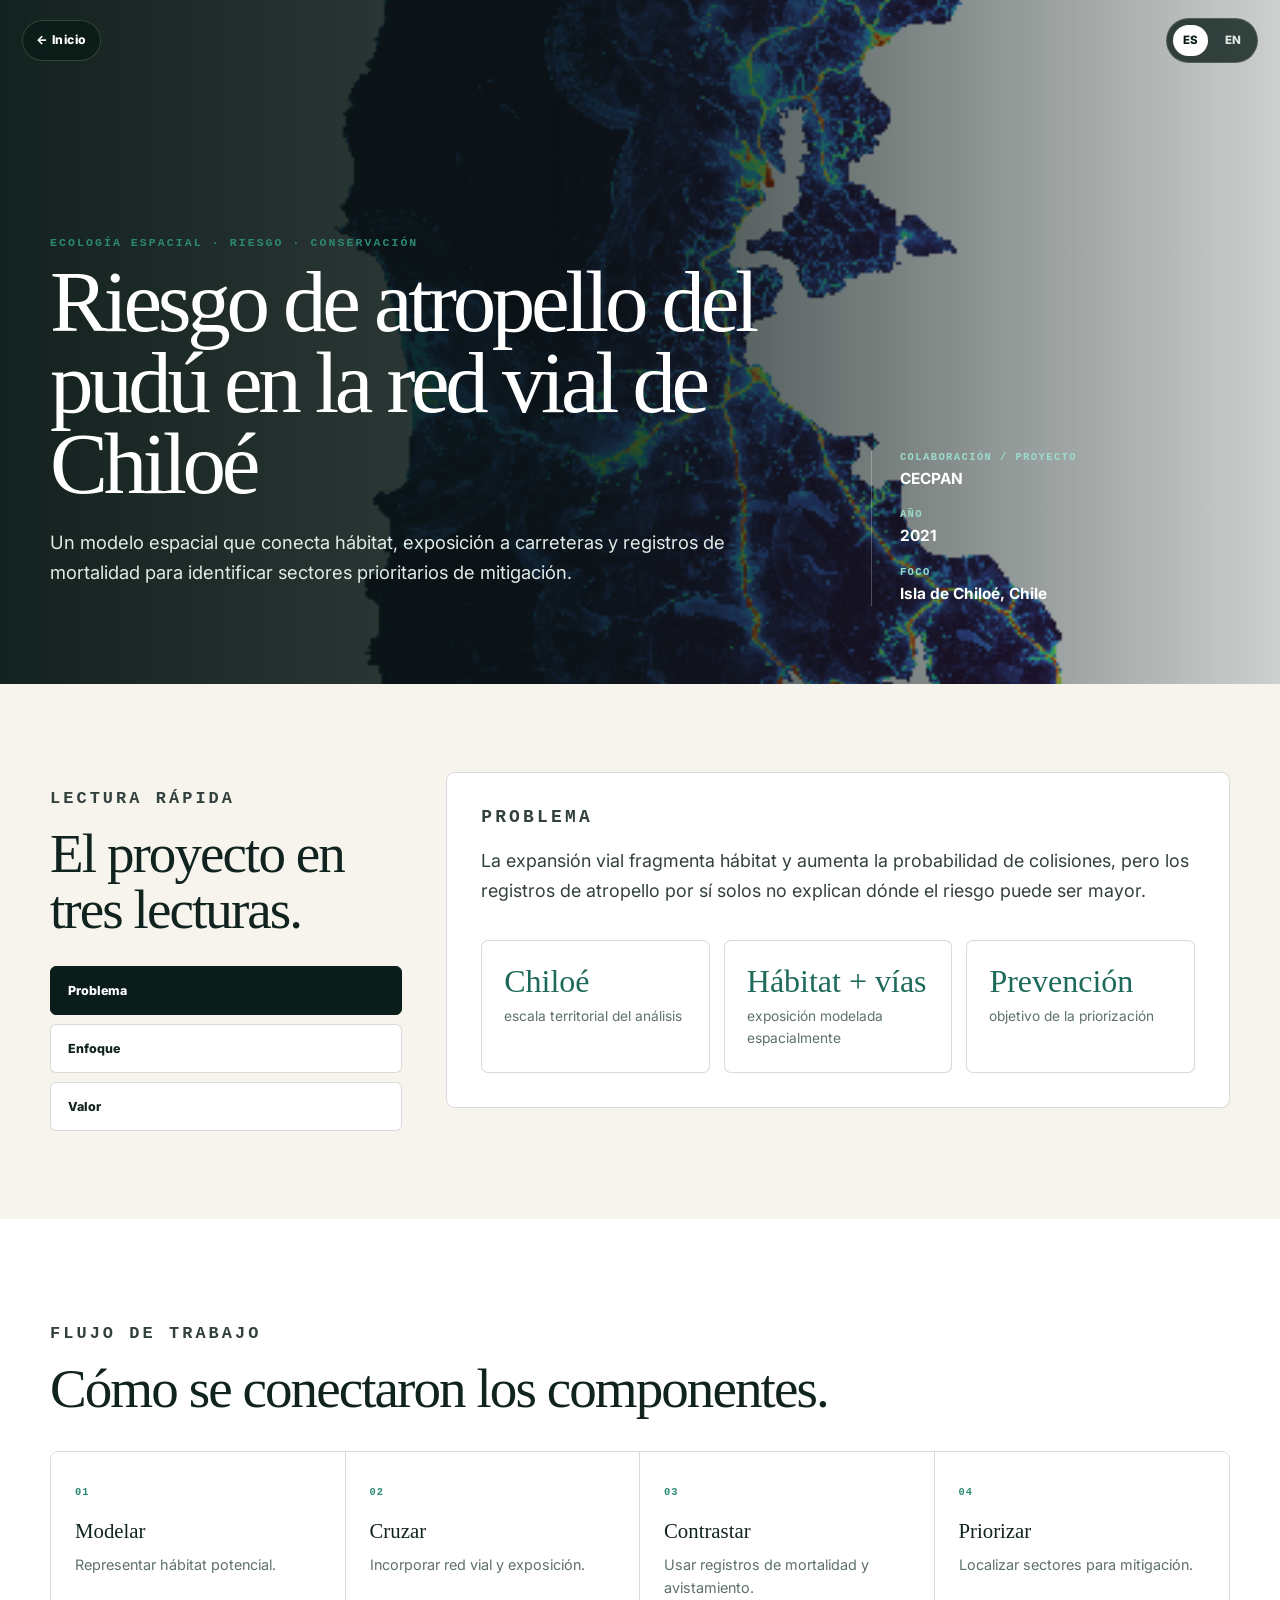
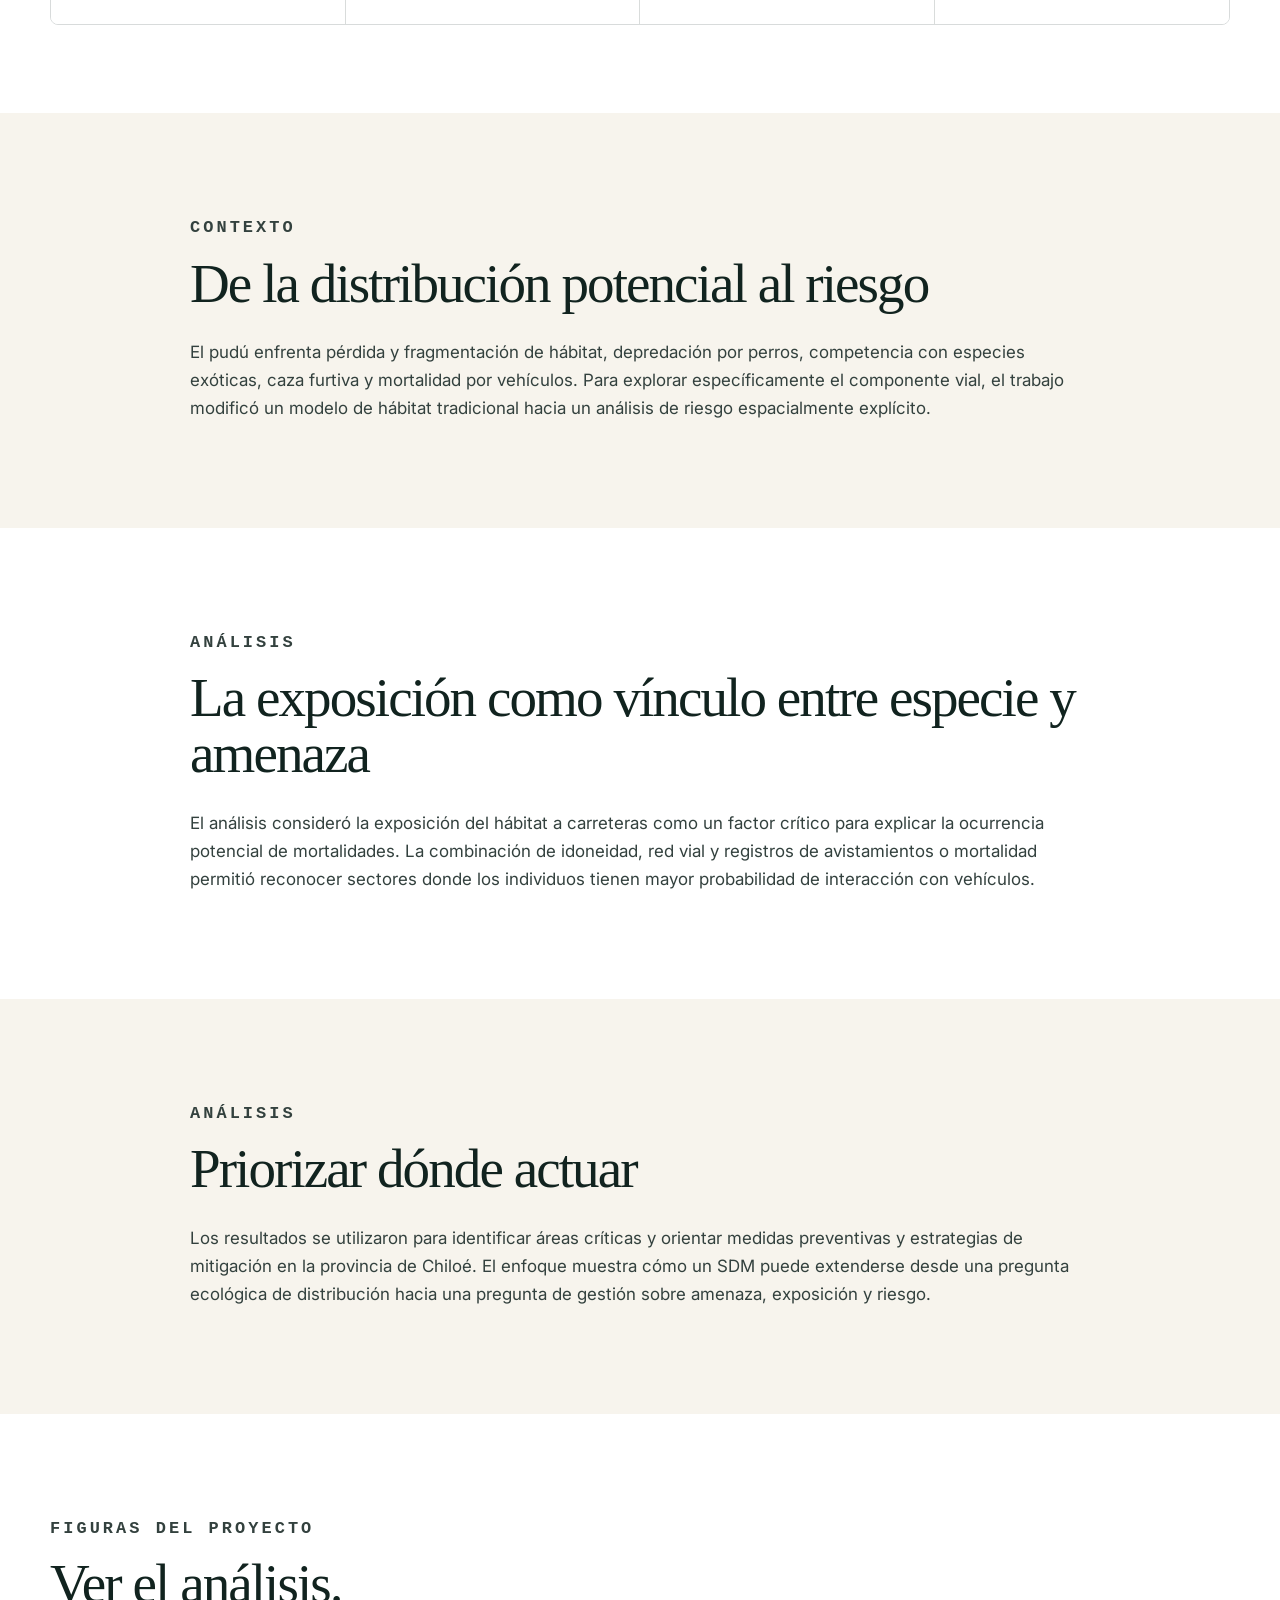
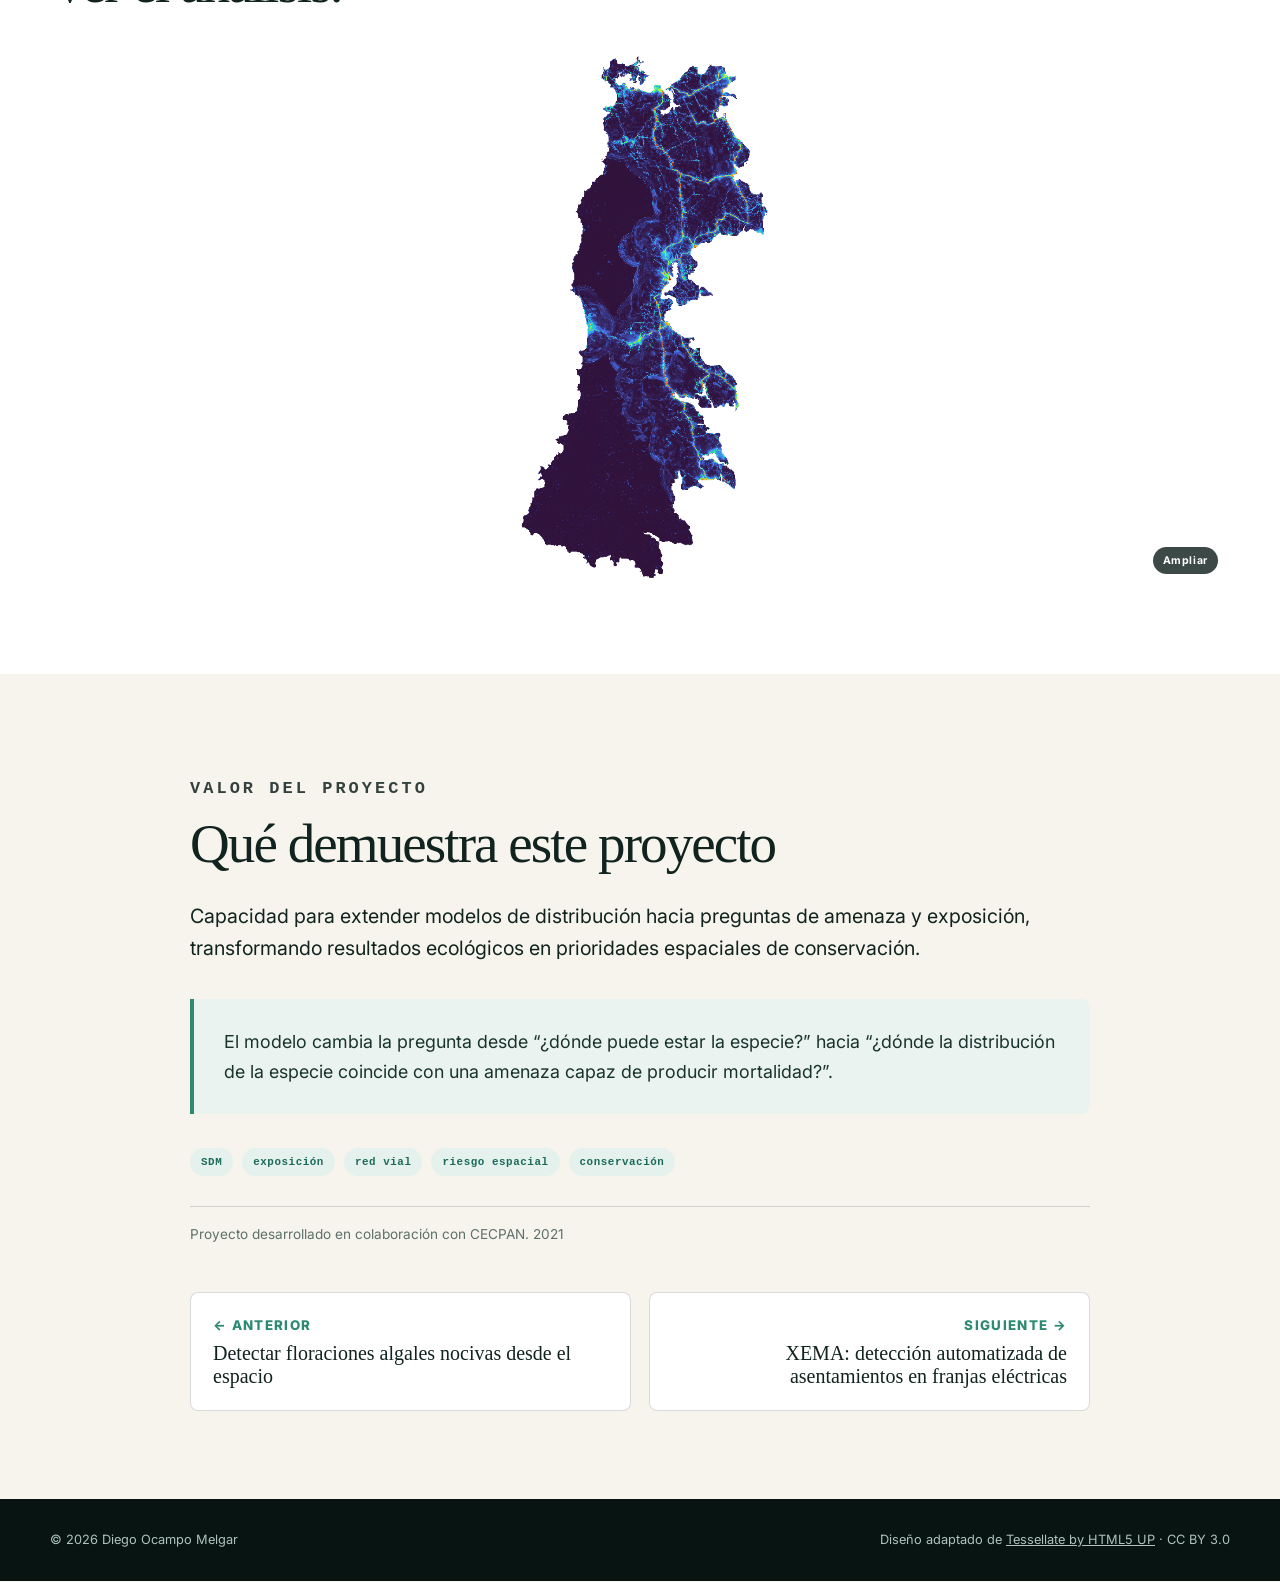
<file: projects/pudu-road-risk/index.html>
<!DOCTYPE HTML>
<html lang="es">
<head>
  <meta charset="utf-8" />
  <meta name="viewport" content="width=device-width, initial-scale=1" />
  <title>Riesgo de atropello del pudú en la red vial de Chiloé | Diego Ocampo Melgar</title>
  <meta name="description" content="Un modelo espacial que conecta hábitat, exposición a carreteras y registros de mortalidad para identificar sectores prioritarios de mitigación." />
  <meta name="author" content="Diego Ocampo Melgar" />
  <meta name="robots" content="index, follow, max-image-preview:large" />
  <meta name="theme-color" content="#0b1d1a" />
  <link rel="canonical" href="https://diegoocampo.earth/projects/pudu-road-risk/" />
  <link rel="alternate" hreflang="es" href="https://diegoocampo.earth/projects/pudu-road-risk/" />
  <link rel="alternate" hreflang="en" href="https://diegoocampo.earth/en/projects/pudu-road-risk/" />
  <link rel="alternate" hreflang="x-default" href="https://diegoocampo.earth/projects/pudu-road-risk/" />
  <meta property="og:type" content="article" />
  <meta property="og:site_name" content="Diego Ocampo Melgar" />
  <meta property="og:locale" content="es_CL" />
  <meta property="og:title" content="Riesgo de atropello del pudú en la red vial de Chiloé" />
  <meta property="og:description" content="Un modelo espacial que conecta hábitat, exposición a carreteras y registros de mortalidad para identificar sectores prioritarios de mitigación." />
  <meta property="og:url" content="https://diegoocampo.earth/projects/pudu-road-risk/" />
  <meta property="og:image" content="https://diegoocampo.earth/assets/images/projects/pudu-road-risk.png" />
  <meta name="twitter:card" content="summary_large_image" />
  <meta name="twitter:title" content="Riesgo de atropello del pudú en la red vial de Chiloé" />
  <meta name="twitter:description" content="Un modelo espacial que conecta hábitat, exposición a carreteras y registros de mortalidad para identificar sectores prioritarios de mitigación." />
  <meta name="twitter:image" content="https://diegoocampo.earth/assets/images/projects/pudu-road-risk.png" />
  <script type="application/ld+json">{"@context": "https://schema.org", "@type": "CreativeWork", "name": "Riesgo de atropello del pudú en la red vial de Chiloé", "description": "Un modelo espacial que conecta hábitat, exposición a carreteras y registros de mortalidad para identificar sectores prioritarios de mitigación.", "url": "https://diegoocampo.earth/projects/pudu-road-risk/", "inLanguage": "es", "image": "https://diegoocampo.earth/assets/images/projects/pudu-road-risk.png", "author": {"@type": "Person", "@id": "https://diegoocampo.earth/#diego-ocampo-melgar", "name": "Diego Ocampo Melgar"}, "keywords": ["SDM", "exposición", "red vial", "riesgo espacial", "conservación"], "dateCreated": "2021"}</script>
  <link rel="preconnect" href="https://fonts.googleapis.com" />
  <link rel="preconnect" href="https://fonts.gstatic.com" crossorigin />
  <link href="https://fonts.googleapis.com/css2?family=Inter:wght@400;500;600;700;800&display=swap" rel="stylesheet" />
  <link rel="stylesheet" href="../../assets/css/main.css" />
</head>
<body class="project-page">
  <div class="scroll-progress" aria-hidden="true"></div>
  <nav class="project-topbar" aria-label="Navegación del proyecto"><a class="project-home" href="../../">← Inicio</a><div class="project-lang"><a class="active" href="./">ES</a><a class="" href="../../en/projects/pudu-road-risk/">EN</a></div></nav>
  <header class="project-hero"><div class="hero-image"><img src="../../assets/images/projects/pudu-road-risk.png" alt="Riesgo de atropello del pudú en la red vial de Chiloé"></div><div class="project-hero-content reveal"><div><p class="eyebrow">ECOLOGÍA ESPACIAL · RIESGO · CONSERVACIÓN</p><h1>Riesgo de atropello del pudú en la red vial de Chiloé</h1><p class="lead">Un modelo espacial que conecta hábitat, exposición a carreteras y registros de mortalidad para identificar sectores prioritarios de mitigación.</p></div><div class="project-meta"><div><span>Colaboración / proyecto</span><strong>CECPAN</strong></div><div><span>Año</span><strong>2021</strong></div><div><span>Foco</span><strong>Isla de Chiloé, Chile</strong></div></div></div></header>

  <main>
    <section class="project-section"><div class="project-copy wide"><div class="project-lens reveal" data-lens><div><p class="eyebrow">LECTURA RÁPIDA</p><h2>El proyecto en tres lecturas.</h2><div class="lens-buttons"><button type="button" class="lens-button" aria-selected="true" data-title="Problema" data-text="La expansión vial fragmenta hábitat y aumenta la probabilidad de colisiones, pero los registros de atropello por sí solos no explican dónde el riesgo puede ser mayor.">Problema</button><button type="button" class="lens-button" aria-selected="false" data-title="Enfoque" data-text="Modificar la lógica de un modelo de hábitat para incorporar explícitamente exposición a la red vial y contrastarla con observaciones de mortalidad.">Enfoque</button><button type="button" class="lens-button" aria-selected="false" data-title="Valor" data-text="Identificar sectores donde conservación y gestión vial pueden focalizar medidas preventivas antes de depender únicamente de nuevos registros de atropello.">Valor</button></div></div><div class="lens-panel"><p class="eyebrow" data-lens-title>Problema</p><p data-lens-text>La expansión vial fragmenta hábitat y aumenta la probabilidad de colisiones, pero los registros de atropello por sí solos no explican dónde el riesgo puede ser mayor.</p><div class="project-stats"><div class="project-stat"><b>Chiloé</b><span>escala territorial del análisis</span></div><div class="project-stat"><b>Hábitat + vías</b><span>exposición modelada espacialmente</span></div><div class="project-stat"><b>Prevención</b><span>objetivo de la priorización</span></div></div></div></div></div></section>

    <section class="project-section alt"><div class="project-copy wide reveal"><p class="eyebrow">FLUJO DE TRABAJO</p><h2>Cómo se conectaron los componentes.</h2><div class="project-flow"><div class="flow-step"><small>01</small><h3>Modelar</h3><p>Representar hábitat potencial.</p></div><div class="flow-step"><small>02</small><h3>Cruzar</h3><p>Incorporar red vial y exposición.</p></div><div class="flow-step"><small>03</small><h3>Contrastar</h3><p>Usar registros de mortalidad y avistamiento.</p></div><div class="flow-step"><small>04</small><h3>Priorizar</h3><p>Localizar sectores para mitigación.</p></div></div></div></section>

    <section class="project-section "><div class="project-copy"><p class="eyebrow">CONTEXTO</p><h2>De la distribución potencial al riesgo</h2><p>El pudú enfrenta pérdida y fragmentación de hábitat, depredación por perros, competencia con especies exóticas, caza furtiva y mortalidad por vehículos. Para explorar específicamente el componente vial, el trabajo modificó un modelo de hábitat tradicional hacia un análisis de riesgo espacialmente explícito.</p></div></section><section class="project-section alt"><div class="project-copy"><p class="eyebrow">ANÁLISIS</p><h2>La exposición como vínculo entre especie y amenaza</h2><p>El análisis consideró la exposición del hábitat a carreteras como un factor crítico para explicar la ocurrencia potencial de mortalidades. La combinación de idoneidad, red vial y registros de avistamientos o mortalidad permitió reconocer sectores donde los individuos tienen mayor probabilidad de interacción con vehículos.</p></div></section><section class="project-section "><div class="project-copy"><p class="eyebrow">ANÁLISIS</p><h2>Priorizar dónde actuar</h2><p>Los resultados se utilizaron para identificar áreas críticas y orientar medidas preventivas y estrategias de mitigación en la provincia de Chiloé. El enfoque muestra cómo un SDM puede extenderse desde una pregunta ecológica de distribución hacia una pregunta de gestión sobre amenaza, exposición y riesgo.</p></div></section>

    <section class="project-section alt"><div class="project-copy wide reveal"><p class="eyebrow">Figuras del proyecto</p><h2>Ver el análisis.</h2><div class="project-gallery single"><button type="button" class="project-figure " data-dialog="#project-dialog"><img loading="lazy" src="../../assets/images/projects/pudu-road-risk.png" alt="Riesgo de atropello del pudú en la red vial de Chiloé"></button></div></div></section>

    <section class="project-section"><div class="project-copy reveal"><p class="eyebrow">VALOR DEL PROYECTO</p><h2>Qué demuestra este proyecto</h2><p class="big">Capacidad para extender modelos de distribución hacia preguntas de amenaza y exposición, transformando resultados ecológicos en prioridades espaciales de conservación.</p><div class="project-callout"><p>El modelo cambia la pregunta desde “¿dónde puede estar la especie?” hacia “¿dónde la distribución de la especie coincide con una amenaza capaz de producir mortalidad?”.</p></div><div class="project-capabilities"><span>SDM</span><span>exposición</span><span>red vial</span><span>riesgo espacial</span><span>conservación</span></div><p class="project-note">Proyecto desarrollado en colaboración con CECPAN. 2021</p><div class="project-nav"><a href="../harmful-algal-blooms/"><small>← Anterior</small><strong>Detectar floraciones algales nocivas desde el espacio</strong></a><a href="../xema-settlement-monitoring/"><small>Siguiente →</small><strong>XEMA: detección automatizada de asentamientos en franjas eléctricas</strong></a></div></div></section>
  </main>

  <footer class="footer"><div class="container"><span>© <span data-year></span> Diego Ocampo Melgar</span><span class="credit">Diseño adaptado de <a href="https://html5up.net/tessellate" target="_blank" rel="noreferrer">Tessellate by HTML5 UP</a> · CC BY 3.0</span></div></footer>
  <dialog id="project-dialog" class="project-dialog"><div class="dialog-inner"><button type="button" class="dialog-close">Cerrar ×</button><img alt=""></div></dialog>
  <script src="../../assets/js/main.js"></script>
</body></html>
</file>
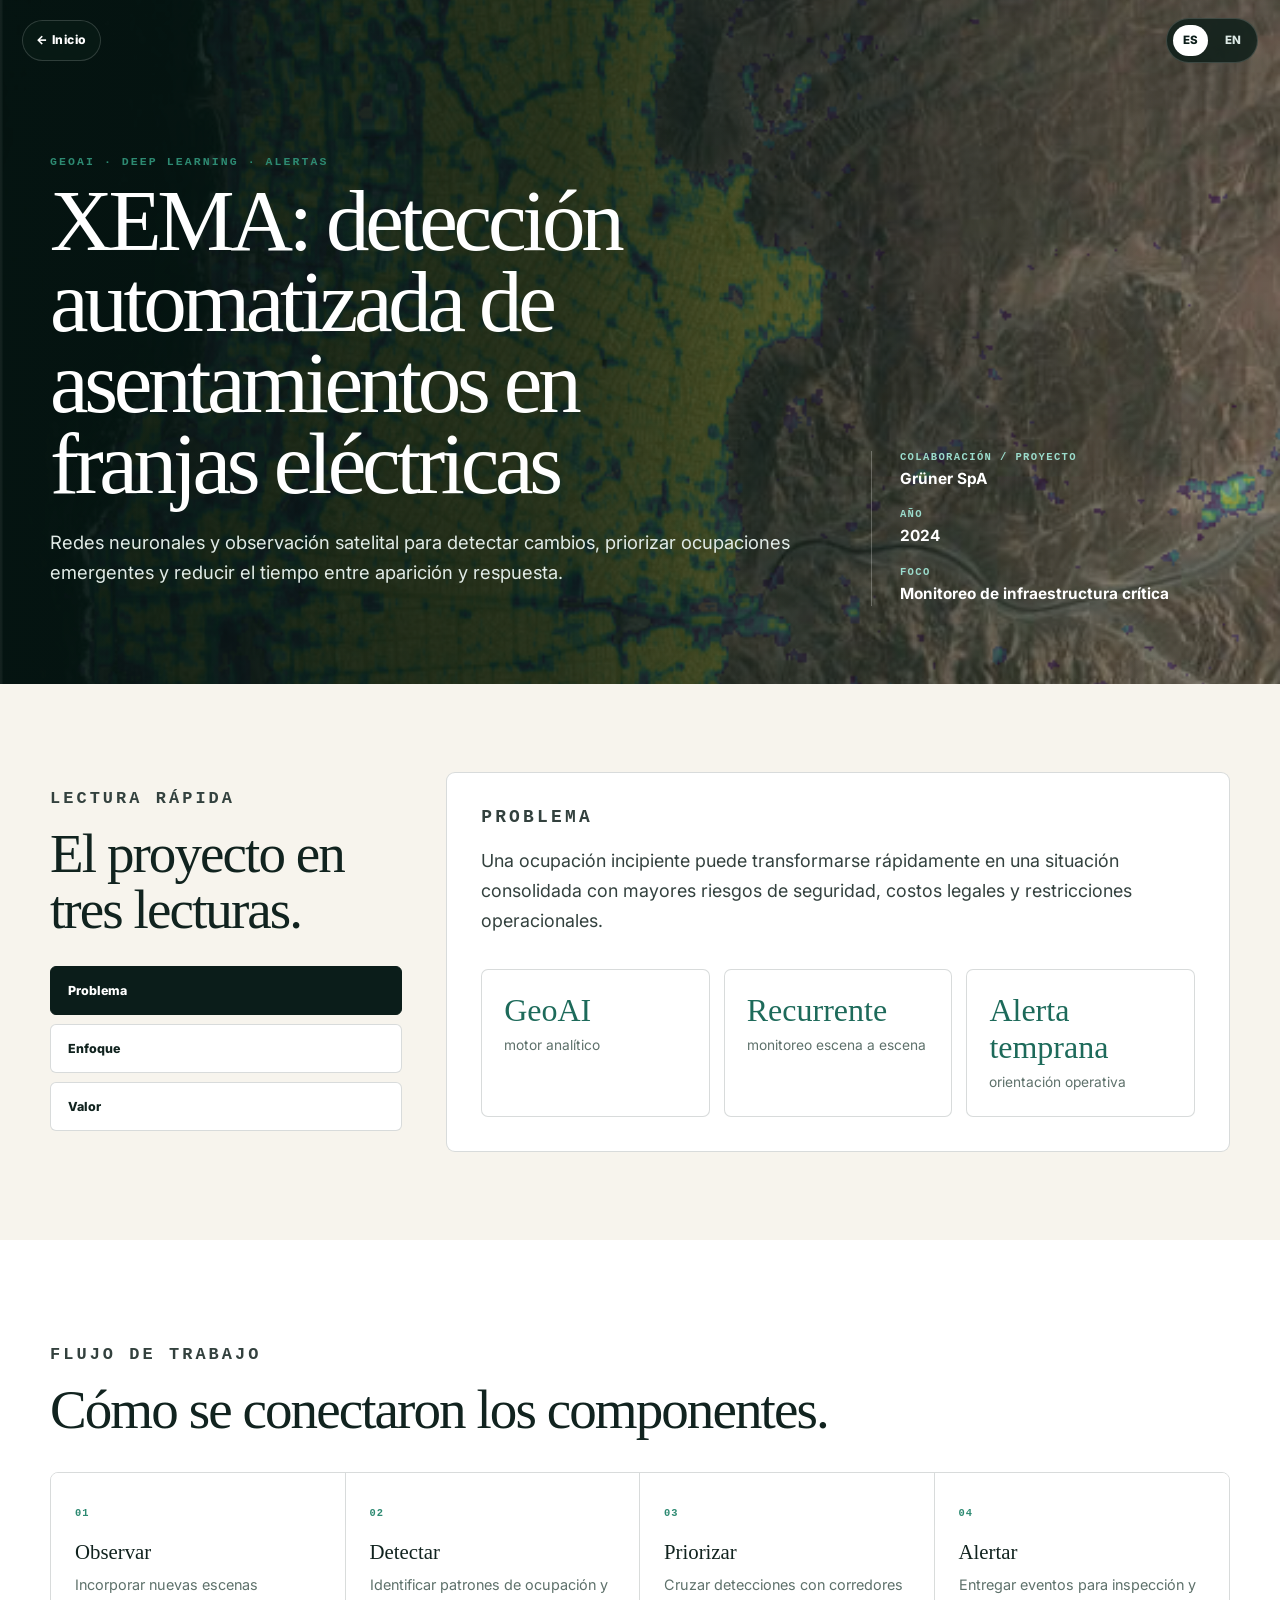
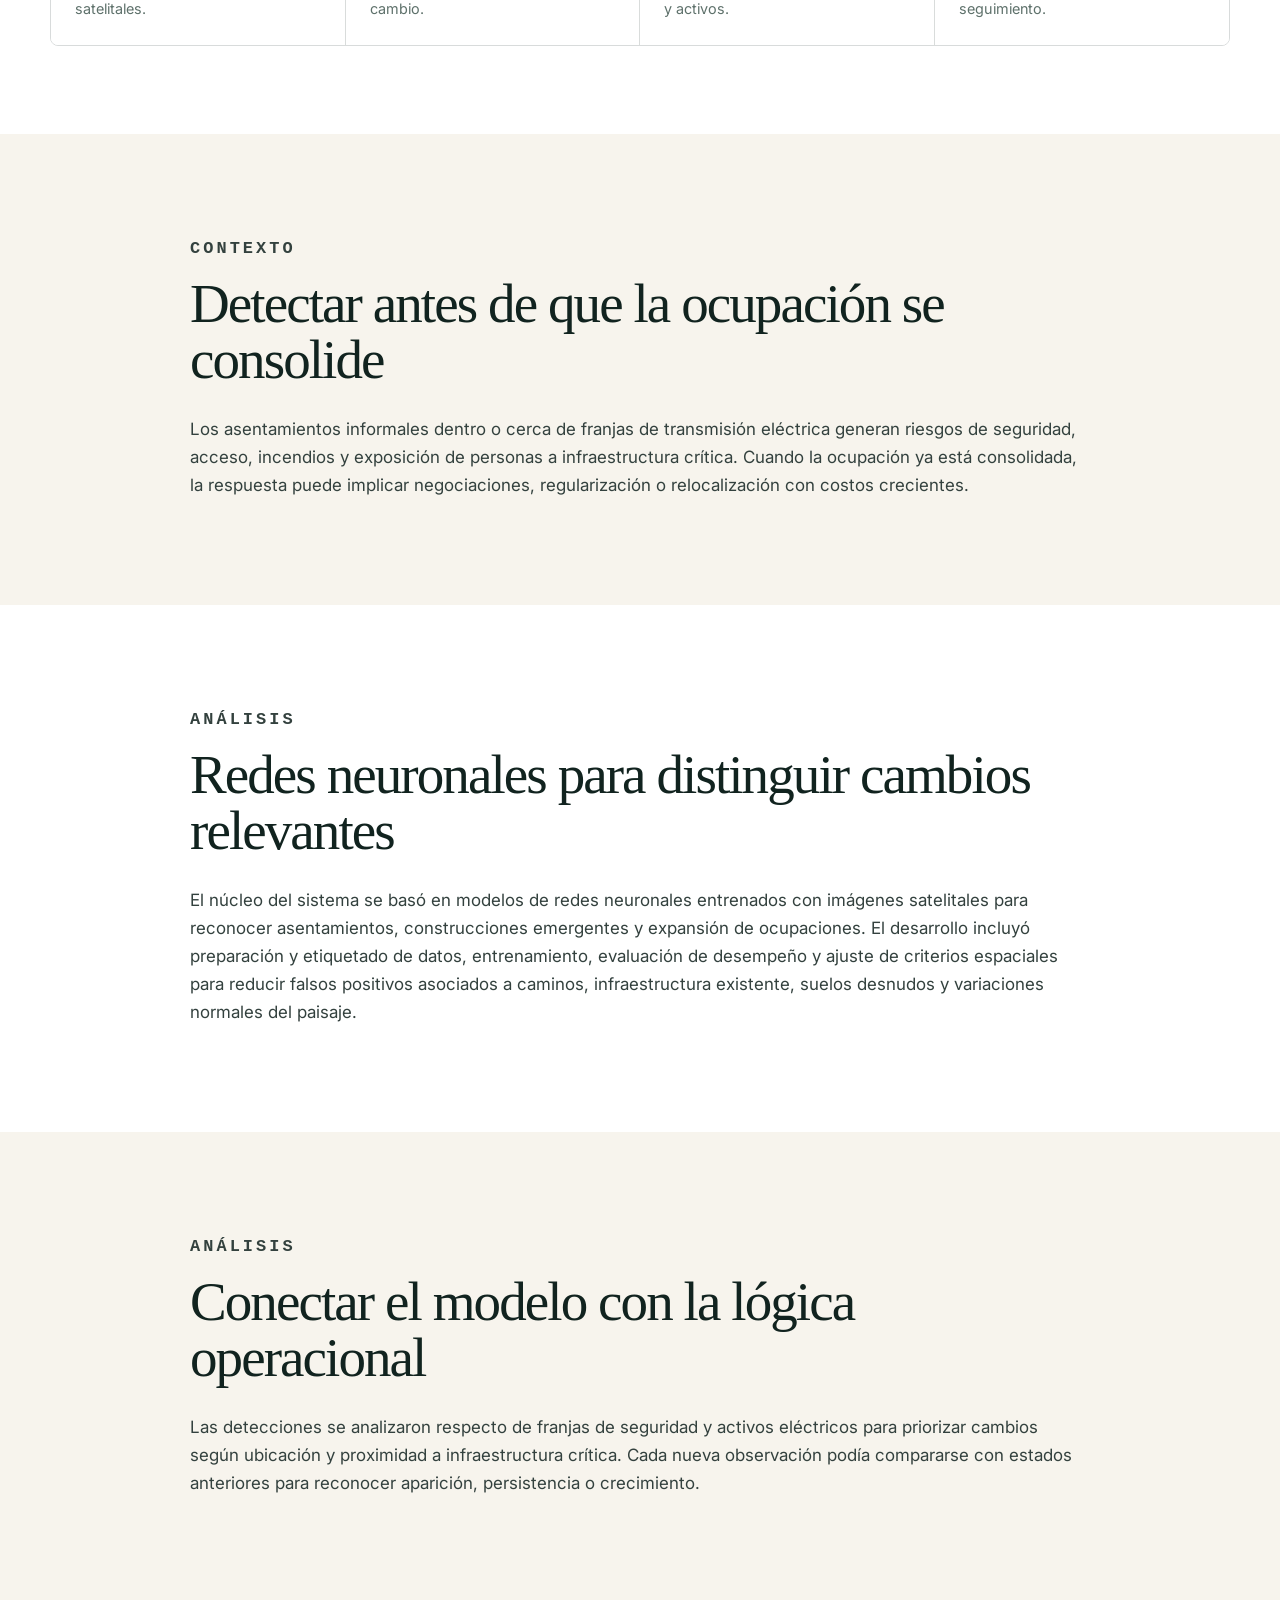
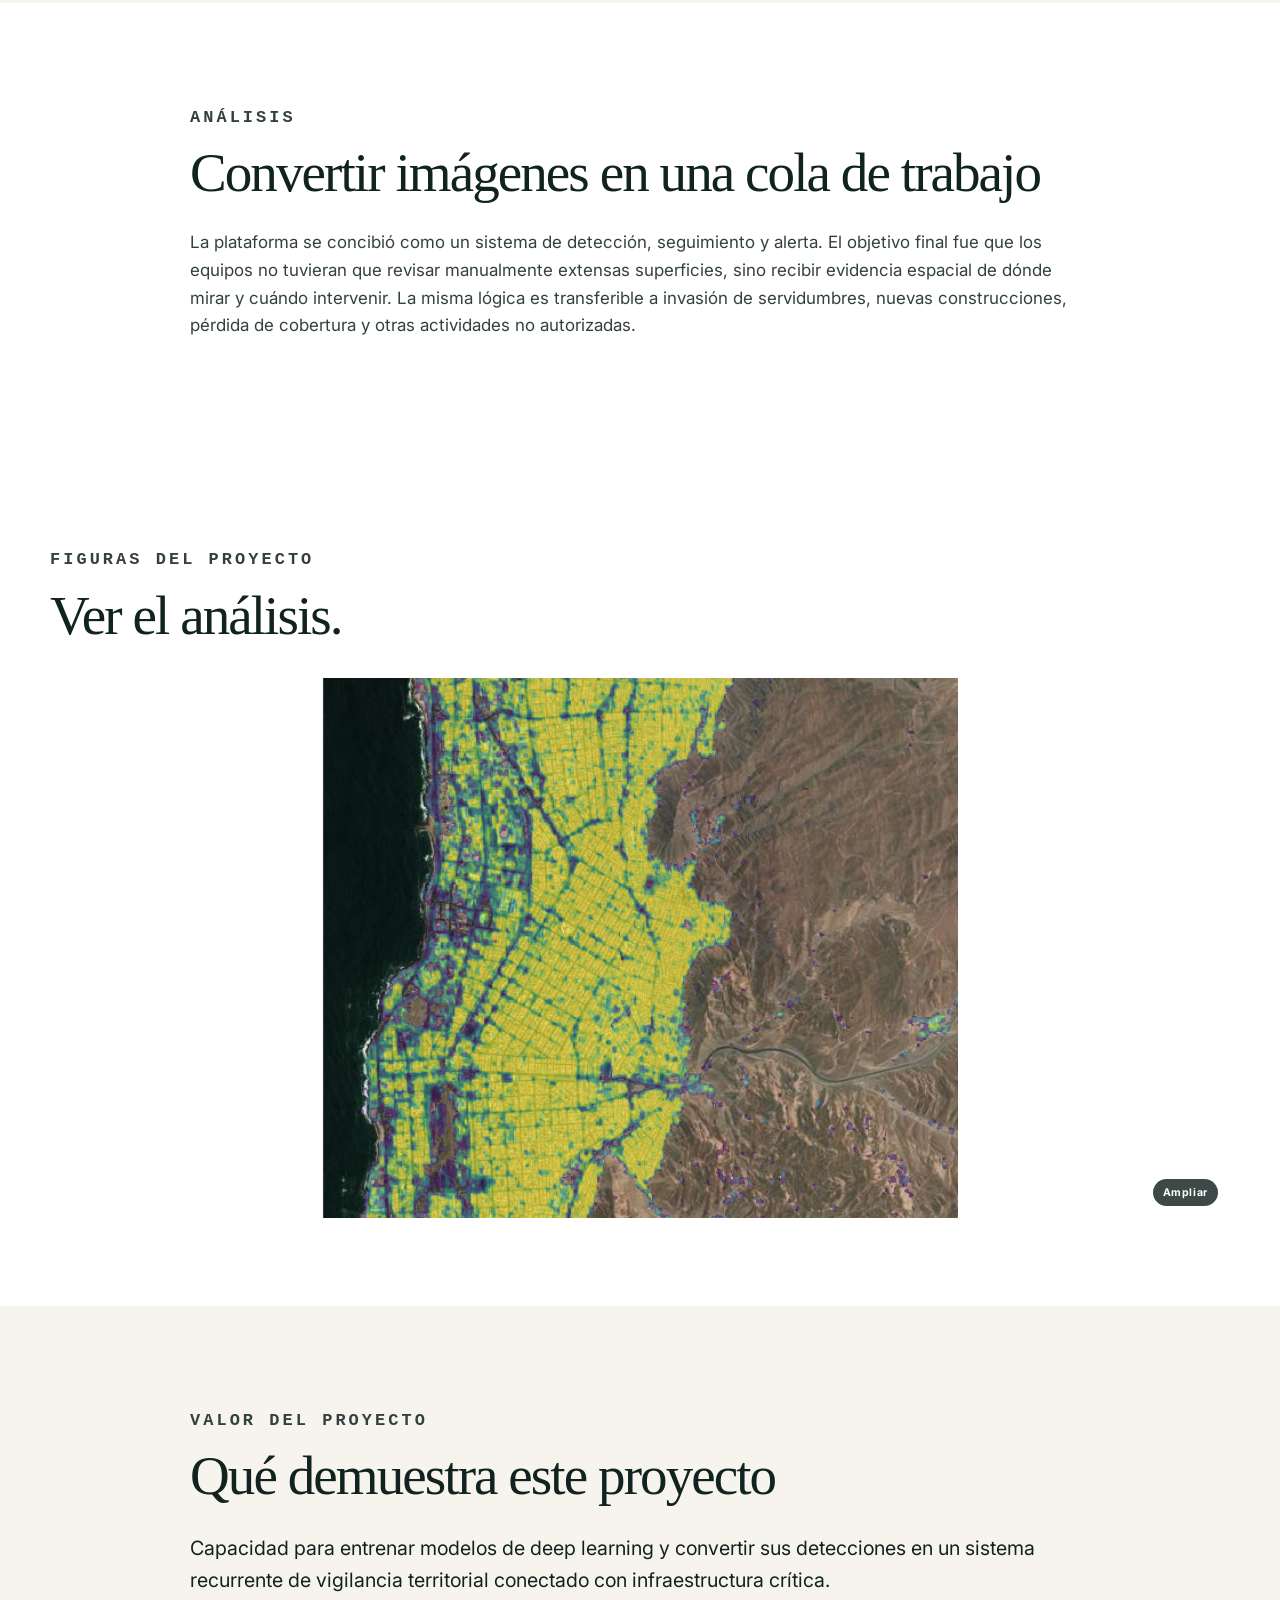
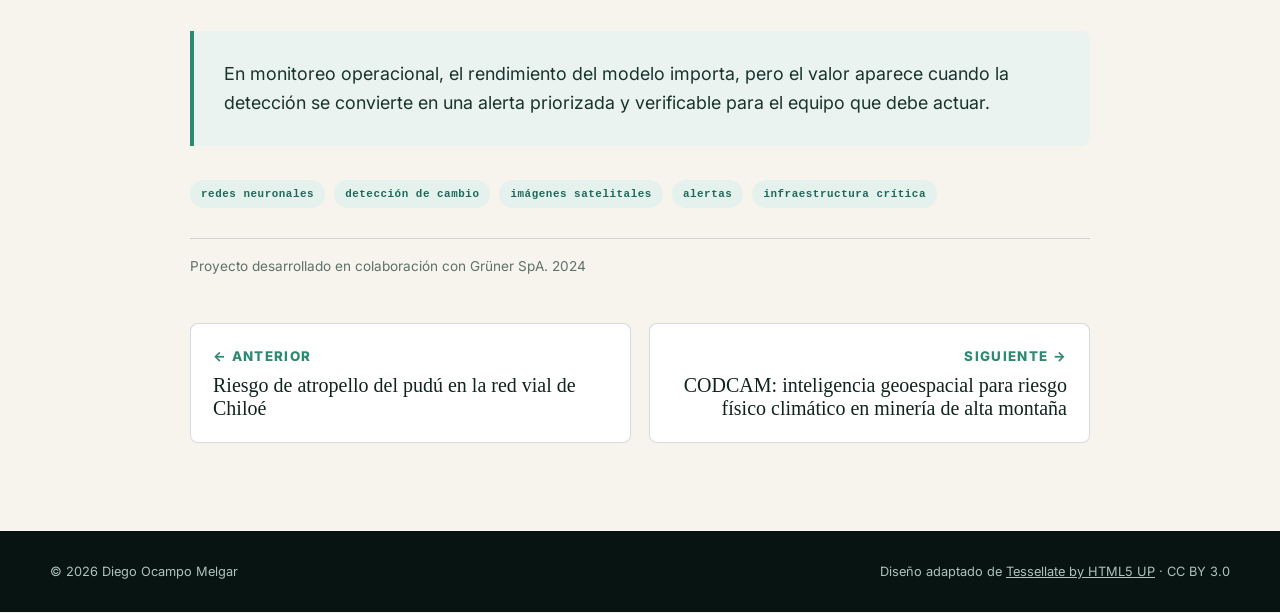
<file: projects/xema-settlement-monitoring/index.html>
<!DOCTYPE HTML>
<html lang="es">
<head>
  <meta charset="utf-8" />
  <meta name="viewport" content="width=device-width, initial-scale=1" />
  <title>XEMA: detección automatizada de asentamientos en franjas eléctricas | Diego Ocampo Melgar</title>
  <meta name="description" content="Redes neuronales y observación satelital para detectar cambios, priorizar ocupaciones emergentes y reducir el tiempo entre aparición y respuesta." />
  <meta name="author" content="Diego Ocampo Melgar" />
  <meta name="robots" content="index, follow, max-image-preview:large" />
  <meta name="theme-color" content="#0b1d1a" />
  <link rel="canonical" href="https://diegoocampo.earth/projects/xema-settlement-monitoring/" />
  <link rel="alternate" hreflang="es" href="https://diegoocampo.earth/projects/xema-settlement-monitoring/" />
  <link rel="alternate" hreflang="en" href="https://diegoocampo.earth/en/projects/xema-settlement-monitoring/" />
  <link rel="alternate" hreflang="x-default" href="https://diegoocampo.earth/projects/xema-settlement-monitoring/" />
  <meta property="og:type" content="article" />
  <meta property="og:site_name" content="Diego Ocampo Melgar" />
  <meta property="og:locale" content="es_CL" />
  <meta property="og:title" content="XEMA: detección automatizada de asentamientos en franjas eléctricas" />
  <meta property="og:description" content="Redes neuronales y observación satelital para detectar cambios, priorizar ocupaciones emergentes y reducir el tiempo entre aparición y respuesta." />
  <meta property="og:url" content="https://diegoocampo.earth/projects/xema-settlement-monitoring/" />
  <meta property="og:image" content="https://diegoocampo.earth/assets/images/projects/xema-settlement-detection.png" />
  <meta name="twitter:card" content="summary_large_image" />
  <meta name="twitter:title" content="XEMA: detección automatizada de asentamientos en franjas eléctricas" />
  <meta name="twitter:description" content="Redes neuronales y observación satelital para detectar cambios, priorizar ocupaciones emergentes y reducir el tiempo entre aparición y respuesta." />
  <meta name="twitter:image" content="https://diegoocampo.earth/assets/images/projects/xema-settlement-detection.png" />
  <script type="application/ld+json">{"@context": "https://schema.org", "@type": "CreativeWork", "name": "XEMA: detección automatizada de asentamientos en franjas eléctricas", "description": "Redes neuronales y observación satelital para detectar cambios, priorizar ocupaciones emergentes y reducir el tiempo entre aparición y respuesta.", "url": "https://diegoocampo.earth/projects/xema-settlement-monitoring/", "inLanguage": "es", "image": "https://diegoocampo.earth/assets/images/projects/xema-settlement-detection.png", "author": {"@type": "Person", "@id": "https://diegoocampo.earth/#diego-ocampo-melgar", "name": "Diego Ocampo Melgar"}, "keywords": ["redes neuronales", "detección de cambio", "imágenes satelitales", "alertas", "infraestructura crítica"], "dateCreated": "2024"}</script>
  <link rel="preconnect" href="https://fonts.googleapis.com" />
  <link rel="preconnect" href="https://fonts.gstatic.com" crossorigin />
  <link href="https://fonts.googleapis.com/css2?family=Inter:wght@400;500;600;700;800&display=swap" rel="stylesheet" />
  <link rel="stylesheet" href="../../assets/css/main.css" />
</head>
<body class="project-page">
  <div class="scroll-progress" aria-hidden="true"></div>
  <nav class="project-topbar" aria-label="Navegación del proyecto"><a class="project-home" href="../../">← Inicio</a><div class="project-lang"><a class="active" href="./">ES</a><a class="" href="../../en/projects/xema-settlement-monitoring/">EN</a></div></nav>
  <header class="project-hero"><div class="hero-image"><img src="../../assets/images/projects/xema-settlement-detection.png" alt="XEMA: detección automatizada de asentamientos en franjas eléctricas"></div><div class="project-hero-content reveal"><div><p class="eyebrow">GEOAI · DEEP LEARNING · ALERTAS</p><h1>XEMA: detección automatizada de asentamientos en franjas eléctricas</h1><p class="lead">Redes neuronales y observación satelital para detectar cambios, priorizar ocupaciones emergentes y reducir el tiempo entre aparición y respuesta.</p></div><div class="project-meta"><div><span>Colaboración / proyecto</span><strong>Grüner SpA</strong></div><div><span>Año</span><strong>2024</strong></div><div><span>Foco</span><strong>Monitoreo de infraestructura crítica</strong></div></div></div></header>

  <main>
    <section class="project-section"><div class="project-copy wide"><div class="project-lens reveal" data-lens><div><p class="eyebrow">LECTURA RÁPIDA</p><h2>El proyecto en tres lecturas.</h2><div class="lens-buttons"><button type="button" class="lens-button" aria-selected="true" data-title="Problema" data-text="Una ocupación incipiente puede transformarse rápidamente en una situación consolidada con mayores riesgos de seguridad, costos legales y restricciones operacionales.">Problema</button><button type="button" class="lens-button" aria-selected="false" data-title="Enfoque" data-text="Redes neuronales sobre imágenes satelitales, detección de cambios, filtros espaciales y comparación temporal dentro de franjas de transmisión eléctrica.">Enfoque</button><button type="button" class="lens-button" aria-selected="false" data-title="Valor" data-text="Revisar extensas superficies de forma recurrente y dirigir la inspección humana hacia eventos que realmente requieren atención.">Valor</button></div></div><div class="lens-panel"><p class="eyebrow" data-lens-title>Problema</p><p data-lens-text>Una ocupación incipiente puede transformarse rápidamente en una situación consolidada con mayores riesgos de seguridad, costos legales y restricciones operacionales.</p><div class="project-stats"><div class="project-stat"><b>GeoAI</b><span>motor analítico</span></div><div class="project-stat"><b>Recurrente</b><span>monitoreo escena a escena</span></div><div class="project-stat"><b>Alerta temprana</b><span>orientación operativa</span></div></div></div></div></div></section>

    <section class="project-section alt"><div class="project-copy wide reveal"><p class="eyebrow">FLUJO DE TRABAJO</p><h2>Cómo se conectaron los componentes.</h2><div class="project-flow"><div class="flow-step"><small>01</small><h3>Observar</h3><p>Incorporar nuevas escenas satelitales.</p></div><div class="flow-step"><small>02</small><h3>Detectar</h3><p>Identificar patrones de ocupación y cambio.</p></div><div class="flow-step"><small>03</small><h3>Priorizar</h3><p>Cruzar detecciones con corredores y activos.</p></div><div class="flow-step"><small>04</small><h3>Alertar</h3><p>Entregar eventos para inspección y seguimiento.</p></div></div></div></section>

    <section class="project-section "><div class="project-copy"><p class="eyebrow">CONTEXTO</p><h2>Detectar antes de que la ocupación se consolide</h2><p>Los asentamientos informales dentro o cerca de franjas de transmisión eléctrica generan riesgos de seguridad, acceso, incendios y exposición de personas a infraestructura crítica. Cuando la ocupación ya está consolidada, la respuesta puede implicar negociaciones, regularización o relocalización con costos crecientes.</p></div></section><section class="project-section alt"><div class="project-copy"><p class="eyebrow">ANÁLISIS</p><h2>Redes neuronales para distinguir cambios relevantes</h2><p>El núcleo del sistema se basó en modelos de redes neuronales entrenados con imágenes satelitales para reconocer asentamientos, construcciones emergentes y expansión de ocupaciones. El desarrollo incluyó preparación y etiquetado de datos, entrenamiento, evaluación de desempeño y ajuste de criterios espaciales para reducir falsos positivos asociados a caminos, infraestructura existente, suelos desnudos y variaciones normales del paisaje.</p></div></section><section class="project-section "><div class="project-copy"><p class="eyebrow">ANÁLISIS</p><h2>Conectar el modelo con la lógica operacional</h2><p>Las detecciones se analizaron respecto de franjas de seguridad y activos eléctricos para priorizar cambios según ubicación y proximidad a infraestructura crítica. Cada nueva observación podía compararse con estados anteriores para reconocer aparición, persistencia o crecimiento.</p></div></section><section class="project-section alt"><div class="project-copy"><p class="eyebrow">ANÁLISIS</p><h2>Convertir imágenes en una cola de trabajo</h2><p>La plataforma se concibió como un sistema de detección, seguimiento y alerta. El objetivo final fue que los equipos no tuvieran que revisar manualmente extensas superficies, sino recibir evidencia espacial de dónde mirar y cuándo intervenir. La misma lógica es transferible a invasión de servidumbres, nuevas construcciones, pérdida de cobertura y otras actividades no autorizadas.</p></div></section>

    <section class="project-section alt"><div class="project-copy wide reveal"><p class="eyebrow">Figuras del proyecto</p><h2>Ver el análisis.</h2><div class="project-gallery single"><button type="button" class="project-figure " data-dialog="#project-dialog"><img loading="lazy" src="../../assets/images/projects/xema-settlement-detection.png" alt="XEMA: detección automatizada de asentamientos en franjas eléctricas"></button></div></div></section>

    <section class="project-section"><div class="project-copy reveal"><p class="eyebrow">VALOR DEL PROYECTO</p><h2>Qué demuestra este proyecto</h2><p class="big">Capacidad para entrenar modelos de deep learning y convertir sus detecciones en un sistema recurrente de vigilancia territorial conectado con infraestructura crítica.</p><div class="project-callout"><p>En monitoreo operacional, el rendimiento del modelo importa, pero el valor aparece cuando la detección se convierte en una alerta priorizada y verificable para el equipo que debe actuar.</p></div><div class="project-capabilities"><span>redes neuronales</span><span>detección de cambio</span><span>imágenes satelitales</span><span>alertas</span><span>infraestructura crítica</span></div><p class="project-note">Proyecto desarrollado en colaboración con Grüner SpA. 2024</p><div class="project-nav"><a href="../pudu-road-risk/"><small>← Anterior</small><strong>Riesgo de atropello del pudú en la red vial de Chiloé</strong></a><a href="../codcam-climate-risk/"><small>Siguiente →</small><strong>CODCAM: inteligencia geoespacial para riesgo físico climático en minería de alta montaña</strong></a></div></div></section>
  </main>

  <footer class="footer"><div class="container"><span>© <span data-year></span> Diego Ocampo Melgar</span><span class="credit">Diseño adaptado de <a href="https://html5up.net/tessellate" target="_blank" rel="noreferrer">Tessellate by HTML5 UP</a> · CC BY 3.0</span></div></footer>
  <dialog id="project-dialog" class="project-dialog"><div class="dialog-inner"><button type="button" class="dialog-close">Cerrar ×</button><img alt=""></div></dialog>
  <script src="../../assets/js/main.js"></script>
</body></html>
</file>
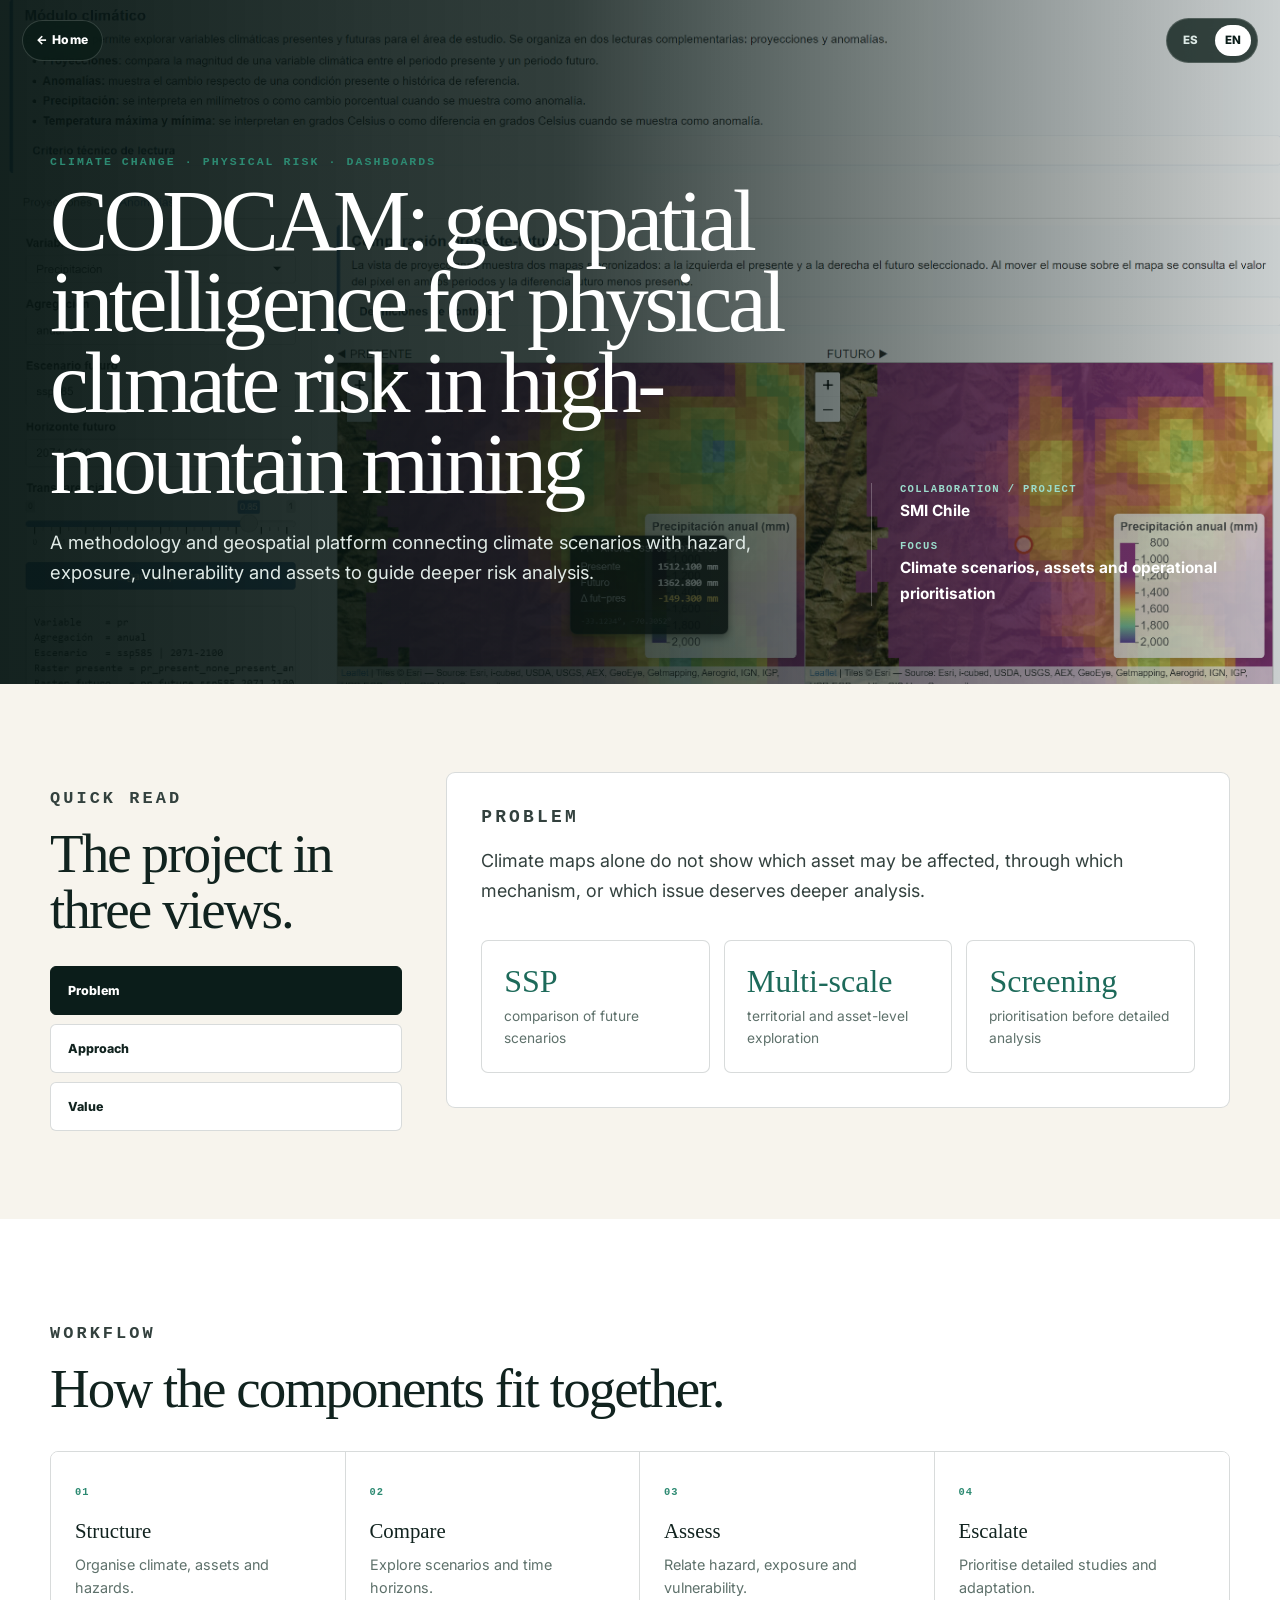
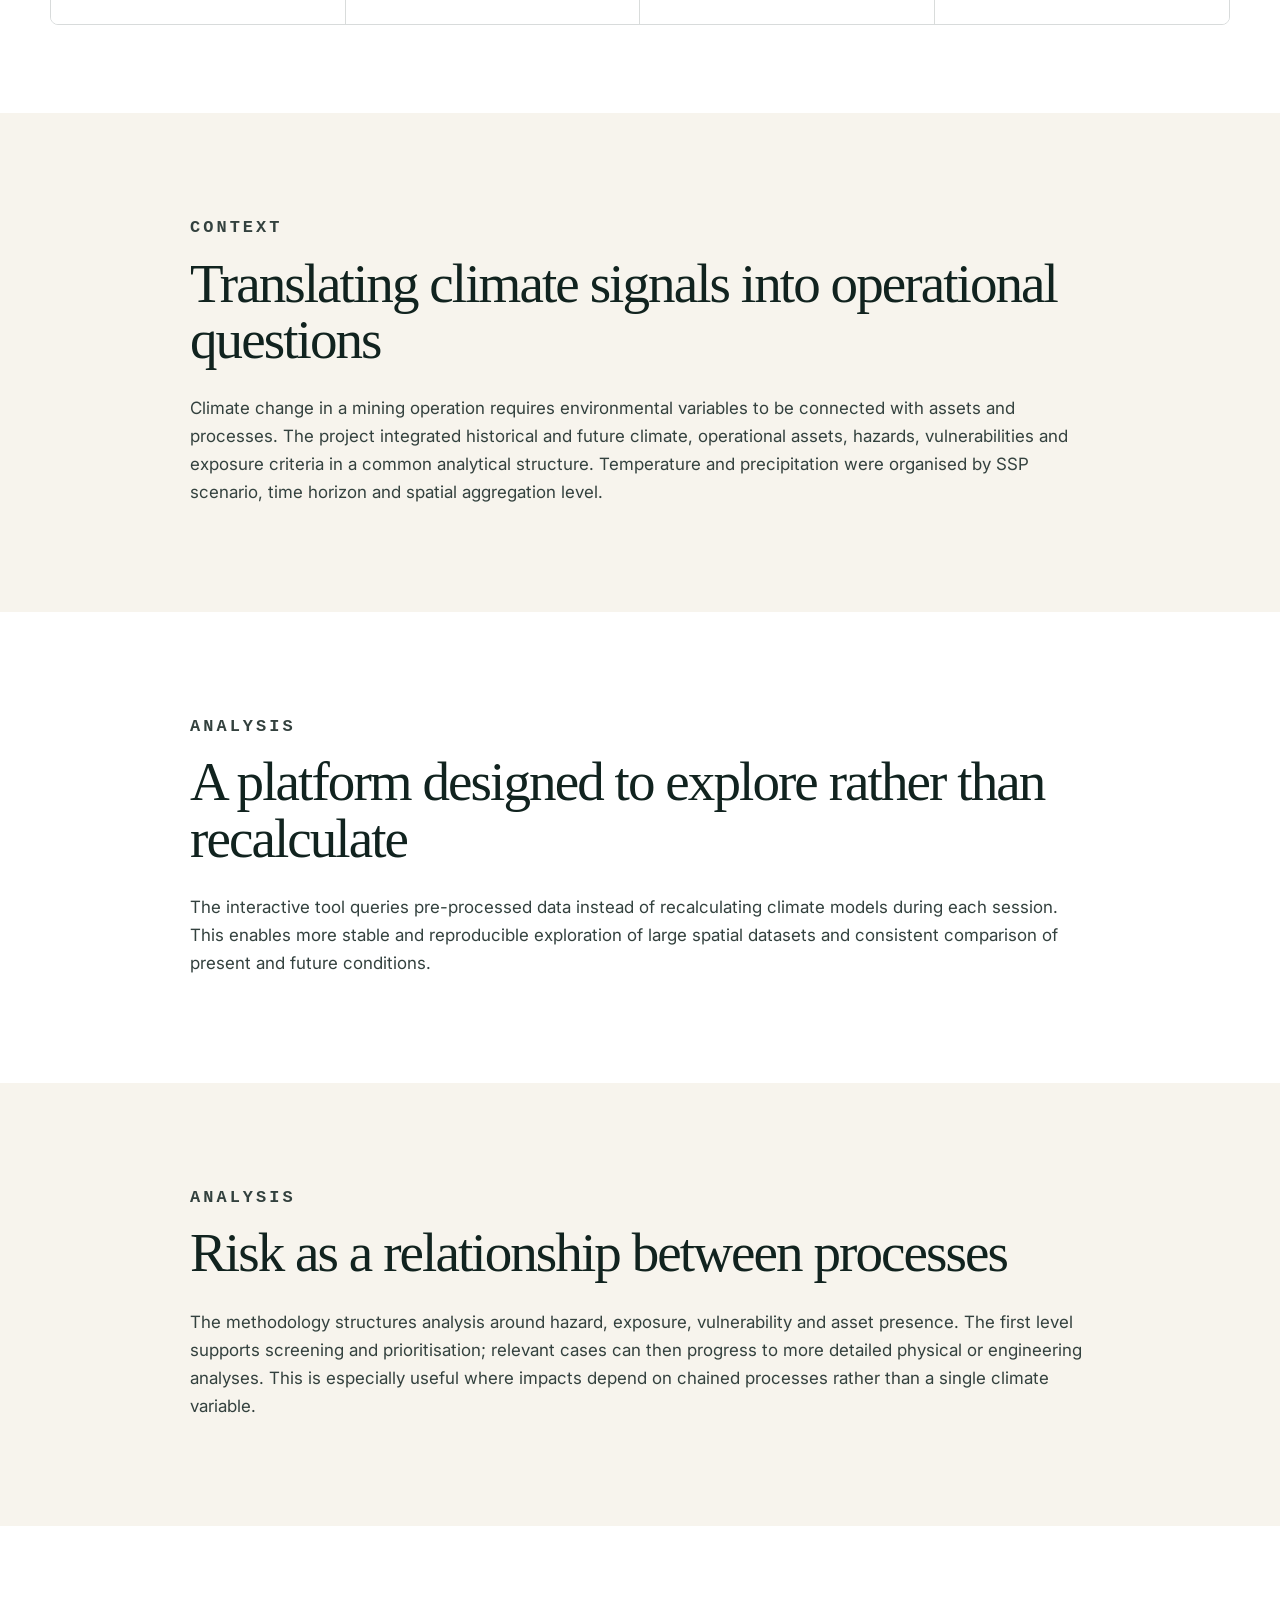
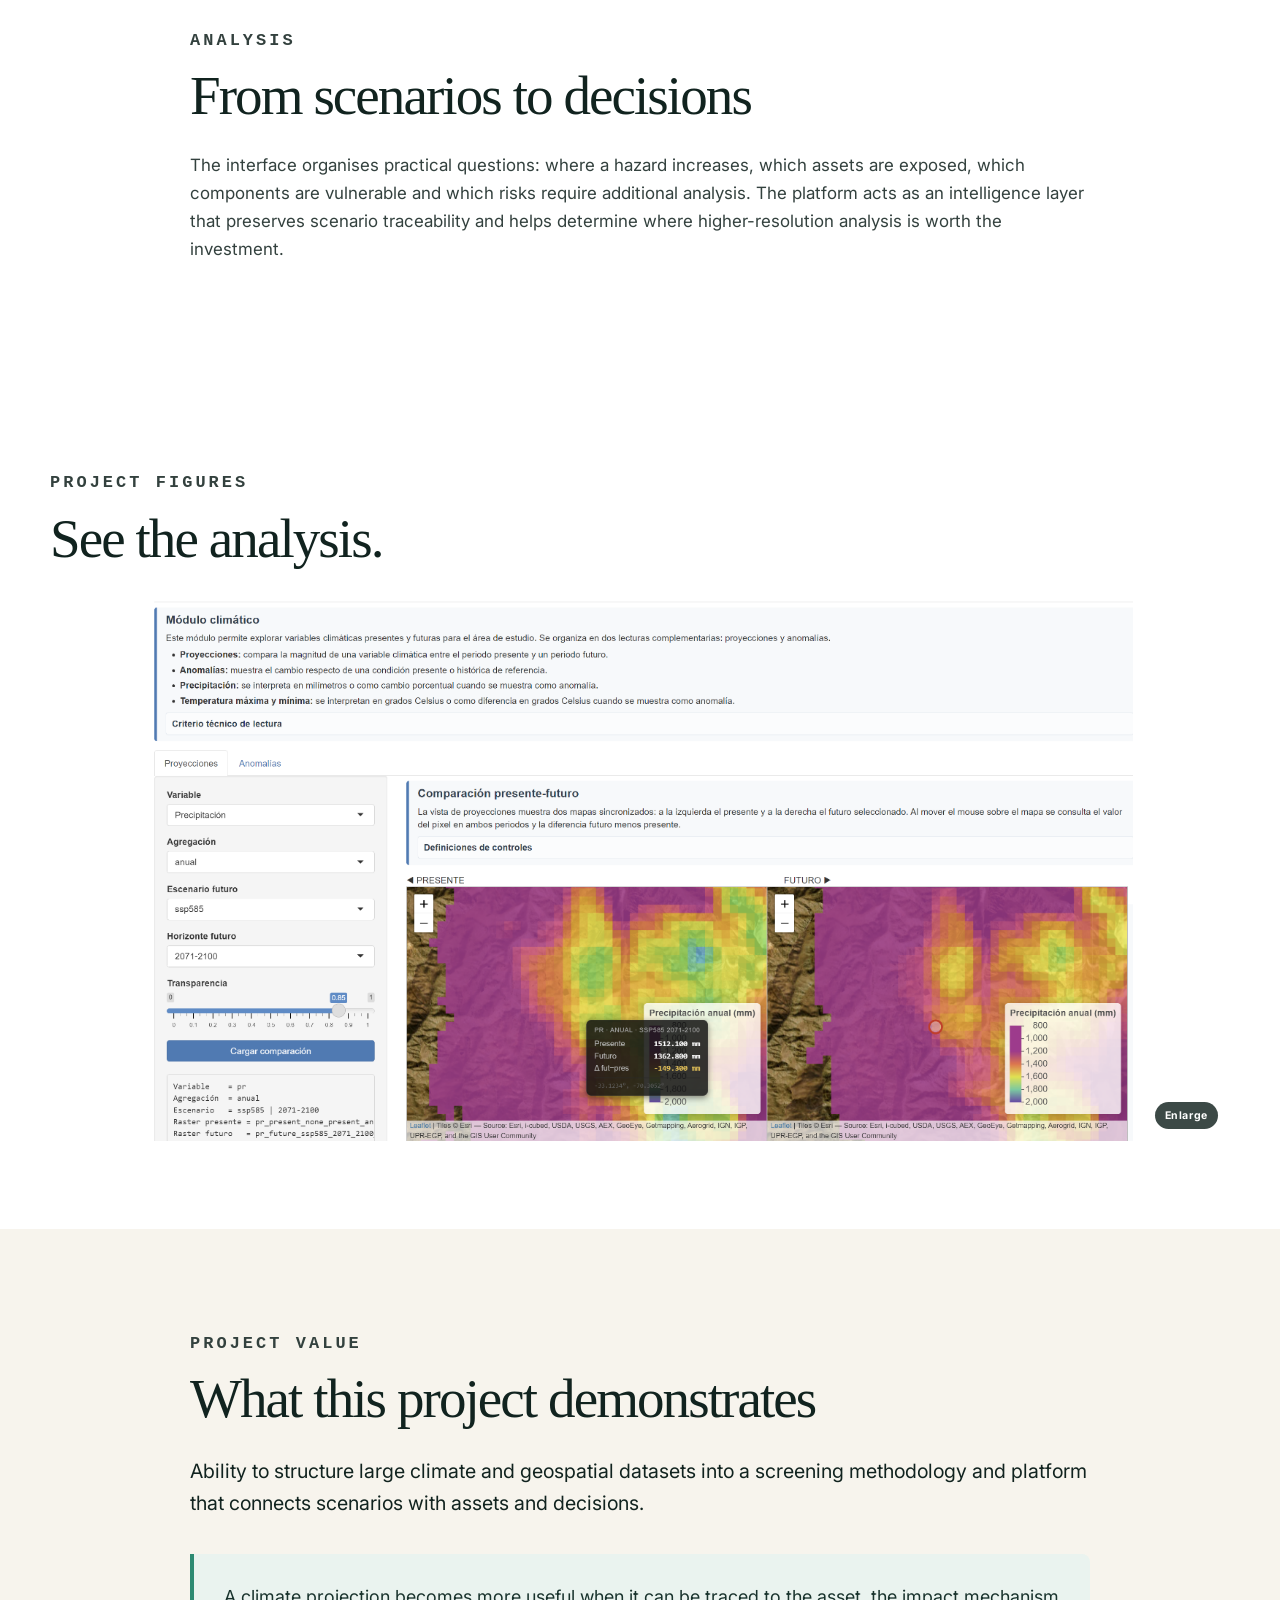
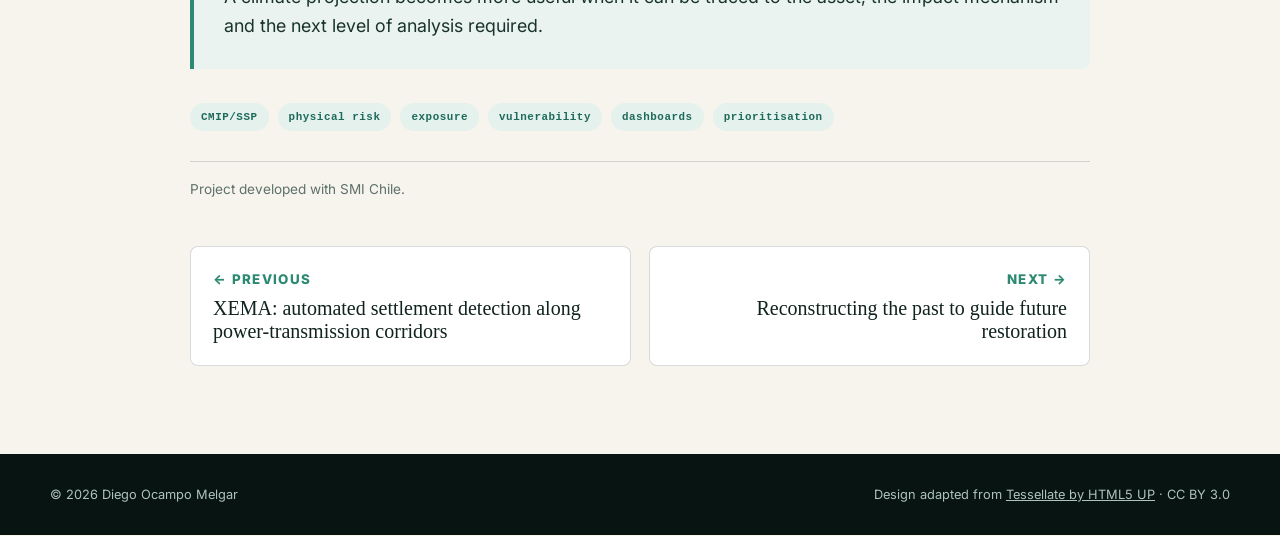
<file: en/projects/codcam-climate-risk/index.html>
<!DOCTYPE HTML>
<html lang="en">
<head>
  <meta charset="utf-8" />
  <meta name="viewport" content="width=device-width, initial-scale=1" />
  <title>CODCAM: geospatial intelligence for physical climate risk in high-mountain mining | Diego Ocampo Melgar</title>
  <meta name="description" content="A methodology and geospatial platform connecting climate scenarios with hazard, exposure, vulnerability and assets to guide deeper risk analysis." />
  <meta name="author" content="Diego Ocampo Melgar" />
  <meta name="robots" content="index, follow, max-image-preview:large" />
  <meta name="theme-color" content="#0b1d1a" />
  <link rel="canonical" href="https://diegoocampo.earth/en/projects/codcam-climate-risk/" />
  <link rel="alternate" hreflang="es" href="https://diegoocampo.earth/projects/codcam-climate-risk/" />
  <link rel="alternate" hreflang="en" href="https://diegoocampo.earth/en/projects/codcam-climate-risk/" />
  <link rel="alternate" hreflang="x-default" href="https://diegoocampo.earth/projects/codcam-climate-risk/" />
  <meta property="og:type" content="article" />
  <meta property="og:site_name" content="Diego Ocampo Melgar" />
  <meta property="og:locale" content="en_US" />
  <meta property="og:title" content="CODCAM: geospatial intelligence for physical climate risk in high-mountain mining" />
  <meta property="og:description" content="A methodology and geospatial platform connecting climate scenarios with hazard, exposure, vulnerability and assets to guide deeper risk analysis." />
  <meta property="og:url" content="https://diegoocampo.earth/en/projects/codcam-climate-risk/" />
  <meta property="og:image" content="https://diegoocampo.earth/assets/images/projects/codcam-dashboard.png" />
  <meta name="twitter:card" content="summary_large_image" />
  <meta name="twitter:title" content="CODCAM: geospatial intelligence for physical climate risk in high-mountain mining" />
  <meta name="twitter:description" content="A methodology and geospatial platform connecting climate scenarios with hazard, exposure, vulnerability and assets to guide deeper risk analysis." />
  <meta name="twitter:image" content="https://diegoocampo.earth/assets/images/projects/codcam-dashboard.png" />
  <script type="application/ld+json">{"@context": "https://schema.org", "@type": "CreativeWork", "name": "CODCAM: geospatial intelligence for physical climate risk in high-mountain mining", "description": "A methodology and geospatial platform connecting climate scenarios with hazard, exposure, vulnerability and assets to guide deeper risk analysis.", "url": "https://diegoocampo.earth/en/projects/codcam-climate-risk/", "inLanguage": "en", "image": "https://diegoocampo.earth/assets/images/projects/codcam-dashboard.png", "author": {"@type": "Person", "@id": "https://diegoocampo.earth/#diego-ocampo-melgar", "name": "Diego Ocampo Melgar"}, "keywords": ["CMIP/SSP", "physical risk", "exposure", "vulnerability", "dashboards", "prioritisation"]}</script>
  <link rel="preconnect" href="https://fonts.googleapis.com" />
  <link rel="preconnect" href="https://fonts.gstatic.com" crossorigin />
  <link href="https://fonts.googleapis.com/css2?family=Inter:wght@400;500;600;700;800&display=swap" rel="stylesheet" />
  <link rel="stylesheet" href="../../../assets/css/main.css" />
</head>
<body class="project-page">
  <div class="scroll-progress" aria-hidden="true"></div>
  <nav class="project-topbar" aria-label="Project navigation"><a class="project-home" href="../../../en/">← Home</a><div class="project-lang"><a class="" href="../../../projects/codcam-climate-risk/">ES</a><a class="active" href="./">EN</a></div></nav>
  <header class="project-hero"><div class="hero-image"><img src="../../../assets/images/projects/codcam-dashboard.png" alt="CODCAM: geospatial intelligence for physical climate risk in high-mountain mining"></div><div class="project-hero-content reveal"><div><p class="eyebrow">CLIMATE CHANGE · PHYSICAL RISK · DASHBOARDS</p><h1>CODCAM: geospatial intelligence for physical climate risk in high-mountain mining</h1><p class="lead">A methodology and geospatial platform connecting climate scenarios with hazard, exposure, vulnerability and assets to guide deeper risk analysis.</p></div><div class="project-meta"><div><span>Collaboration / project</span><strong>SMI Chile</strong></div><div><span>Focus</span><strong>Climate scenarios, assets and operational prioritisation</strong></div></div></div></header>

  <main>
    <section class="project-section"><div class="project-copy wide"><div class="project-lens reveal" data-lens><div><p class="eyebrow">QUICK READ</p><h2>The project in three views.</h2><div class="lens-buttons"><button type="button" class="lens-button" aria-selected="true" data-title="Problem" data-text="Climate maps alone do not show which asset may be affected, through which mechanism, or which issue deserves deeper analysis.">Problem</button><button type="button" class="lens-button" aria-selected="false" data-title="Approach" data-text="Integrate historical and future climate, SSP scenarios, assets, hazards, exposure and vulnerability in a common and explorable spatial structure.">Approach</button><button type="button" class="lens-button" aria-selected="false" data-title="Value" data-text="Run consistent screening, compare scenarios and focus hydrological, hydraulic, geotechnical or economic studies where a meaningful risk signal exists.">Value</button></div></div><div class="lens-panel"><p class="eyebrow" data-lens-title>Problem</p><p data-lens-text>Climate maps alone do not show which asset may be affected, through which mechanism, or which issue deserves deeper analysis.</p><div class="project-stats"><div class="project-stat"><b>SSP</b><span>comparison of future scenarios</span></div><div class="project-stat"><b>Multi-scale</b><span>territorial and asset-level exploration</span></div><div class="project-stat"><b>Screening</b><span>prioritisation before detailed analysis</span></div></div></div></div></div></section>

    <section class="project-section alt"><div class="project-copy wide reveal"><p class="eyebrow">WORKFLOW</p><h2>How the components fit together.</h2><div class="project-flow"><div class="flow-step"><small>01</small><h3>Structure</h3><p>Organise climate, assets and hazards.</p></div><div class="flow-step"><small>02</small><h3>Compare</h3><p>Explore scenarios and time horizons.</p></div><div class="flow-step"><small>03</small><h3>Assess</h3><p>Relate hazard, exposure and vulnerability.</p></div><div class="flow-step"><small>04</small><h3>Escalate</h3><p>Prioritise detailed studies and adaptation.</p></div></div></div></section>

    <section class="project-section "><div class="project-copy"><p class="eyebrow">CONTEXT</p><h2>Translating climate signals into operational questions</h2><p>Climate change in a mining operation requires environmental variables to be connected with assets and processes. The project integrated historical and future climate, operational assets, hazards, vulnerabilities and exposure criteria in a common analytical structure. Temperature and precipitation were organised by SSP scenario, time horizon and spatial aggregation level.</p></div></section><section class="project-section alt"><div class="project-copy"><p class="eyebrow">ANALYSIS</p><h2>A platform designed to explore rather than recalculate</h2><p>The interactive tool queries pre-processed data instead of recalculating climate models during each session. This enables more stable and reproducible exploration of large spatial datasets and consistent comparison of present and future conditions.</p></div></section><section class="project-section "><div class="project-copy"><p class="eyebrow">ANALYSIS</p><h2>Risk as a relationship between processes</h2><p>The methodology structures analysis around hazard, exposure, vulnerability and asset presence. The first level supports screening and prioritisation; relevant cases can then progress to more detailed physical or engineering analyses. This is especially useful where impacts depend on chained processes rather than a single climate variable.</p></div></section><section class="project-section alt"><div class="project-copy"><p class="eyebrow">ANALYSIS</p><h2>From scenarios to decisions</h2><p>The interface organises practical questions: where a hazard increases, which assets are exposed, which components are vulnerable and which risks require additional analysis. The platform acts as an intelligence layer that preserves scenario traceability and helps determine where higher-resolution analysis is worth the investment.</p></div></section>

    <section class="project-section alt"><div class="project-copy wide reveal"><p class="eyebrow">Project figures</p><h2>See the analysis.</h2><div class="project-gallery single"><button type="button" class="project-figure en" data-dialog="#project-dialog"><img loading="lazy" src="../../../assets/images/projects/codcam-dashboard.png" alt="CODCAM: geospatial intelligence for physical climate risk in high-mountain mining"></button></div></div></section>

    <section class="project-section"><div class="project-copy reveal"><p class="eyebrow">PROJECT VALUE</p><h2>What this project demonstrates</h2><p class="big">Ability to structure large climate and geospatial datasets into a screening methodology and platform that connects scenarios with assets and decisions.</p><div class="project-callout"><p>A climate projection becomes more useful when it can be traced to the asset, the impact mechanism and the next level of analysis required.</p></div><div class="project-capabilities"><span>CMIP/SSP</span><span>physical risk</span><span>exposure</span><span>vulnerability</span><span>dashboards</span><span>prioritisation</span></div><p class="project-note">Project developed with SMI Chile.</p><div class="project-nav"><a href="../xema-settlement-monitoring/"><small>← Previous</small><strong>XEMA: automated settlement detection along power-transmission corridors</strong></a><a href="../mangrove-restoration/"><small>Next →</small><strong>Reconstructing the past to guide future restoration</strong></a></div></div></section>
  </main>

  <footer class="footer"><div class="container"><span>© <span data-year></span> Diego Ocampo Melgar</span><span class="credit">Design adapted from <a href="https://html5up.net/tessellate" target="_blank" rel="noreferrer">Tessellate by HTML5 UP</a> · CC BY 3.0</span></div></footer>
  <dialog id="project-dialog" class="project-dialog"><div class="dialog-inner"><button type="button" class="dialog-close">Close ×</button><img alt=""></div></dialog>
  <script src="../../../assets/js/main.js"></script>
</body></html>
</file>
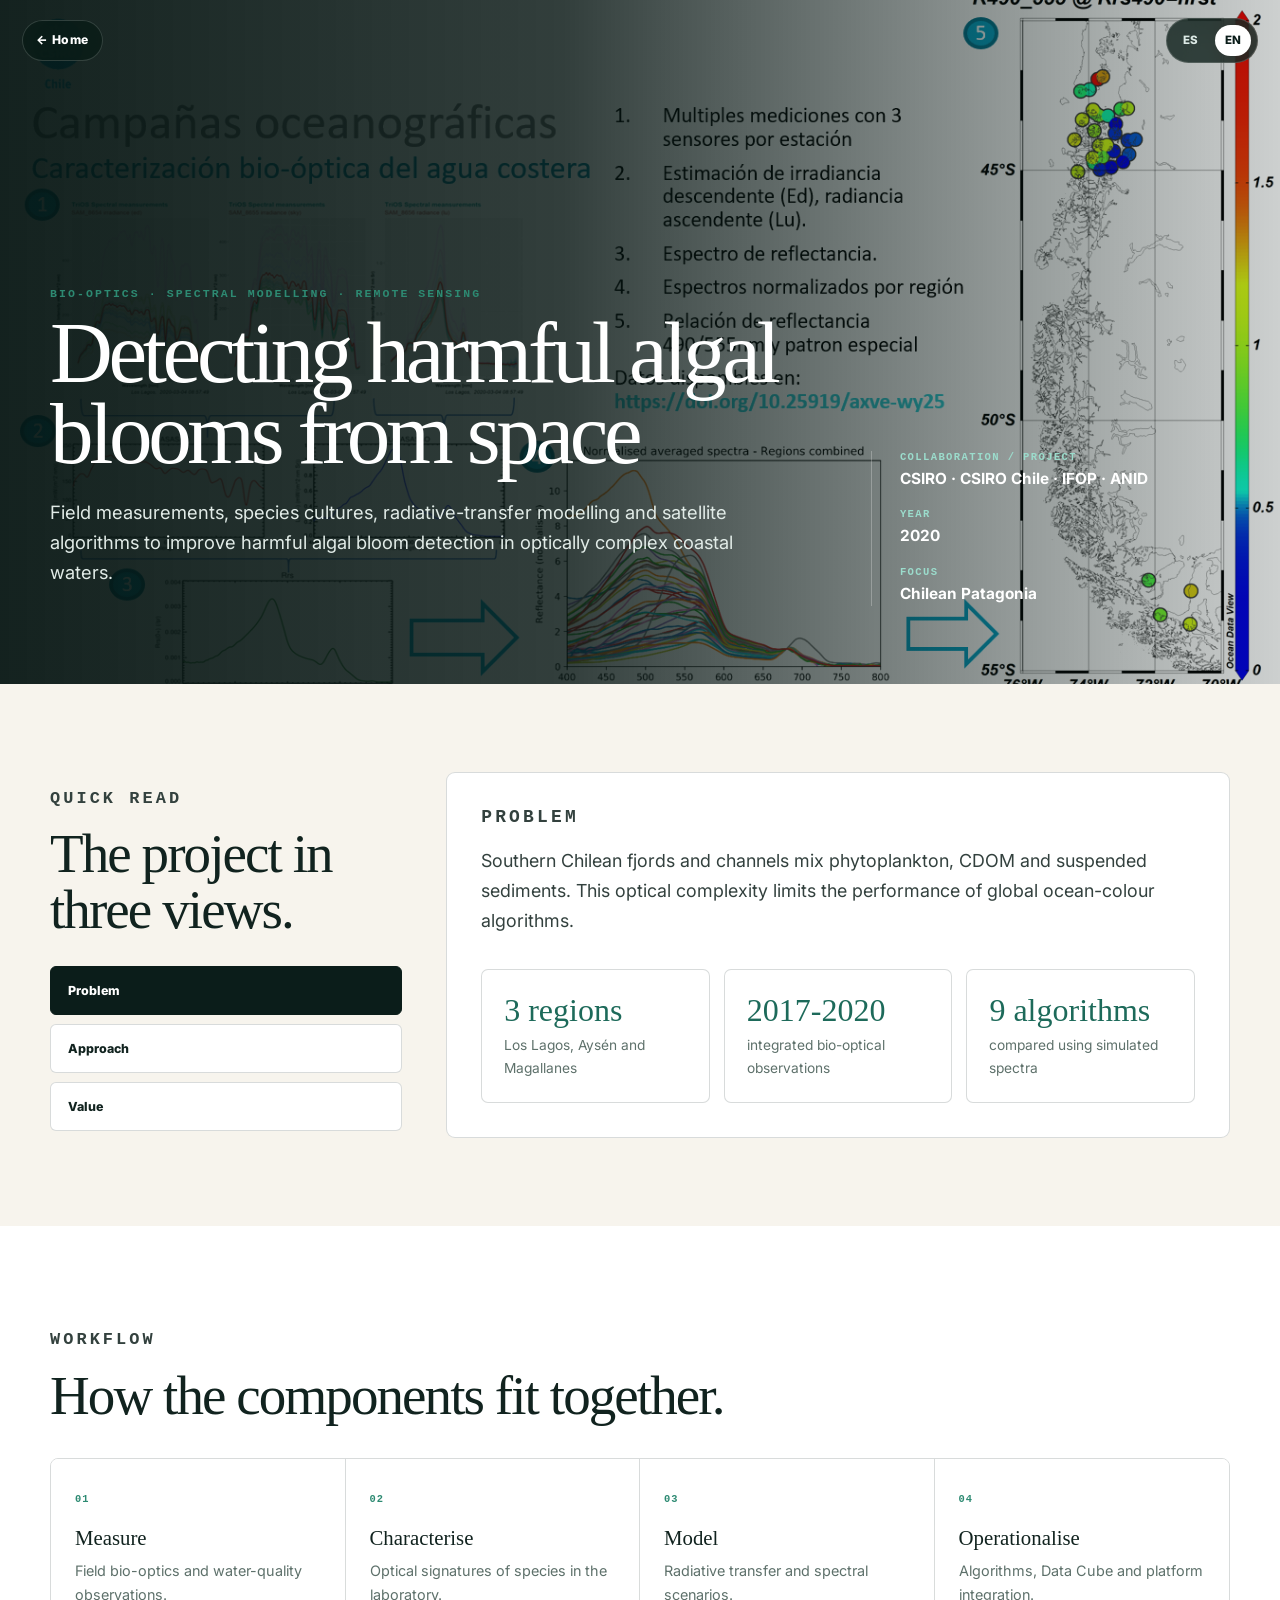
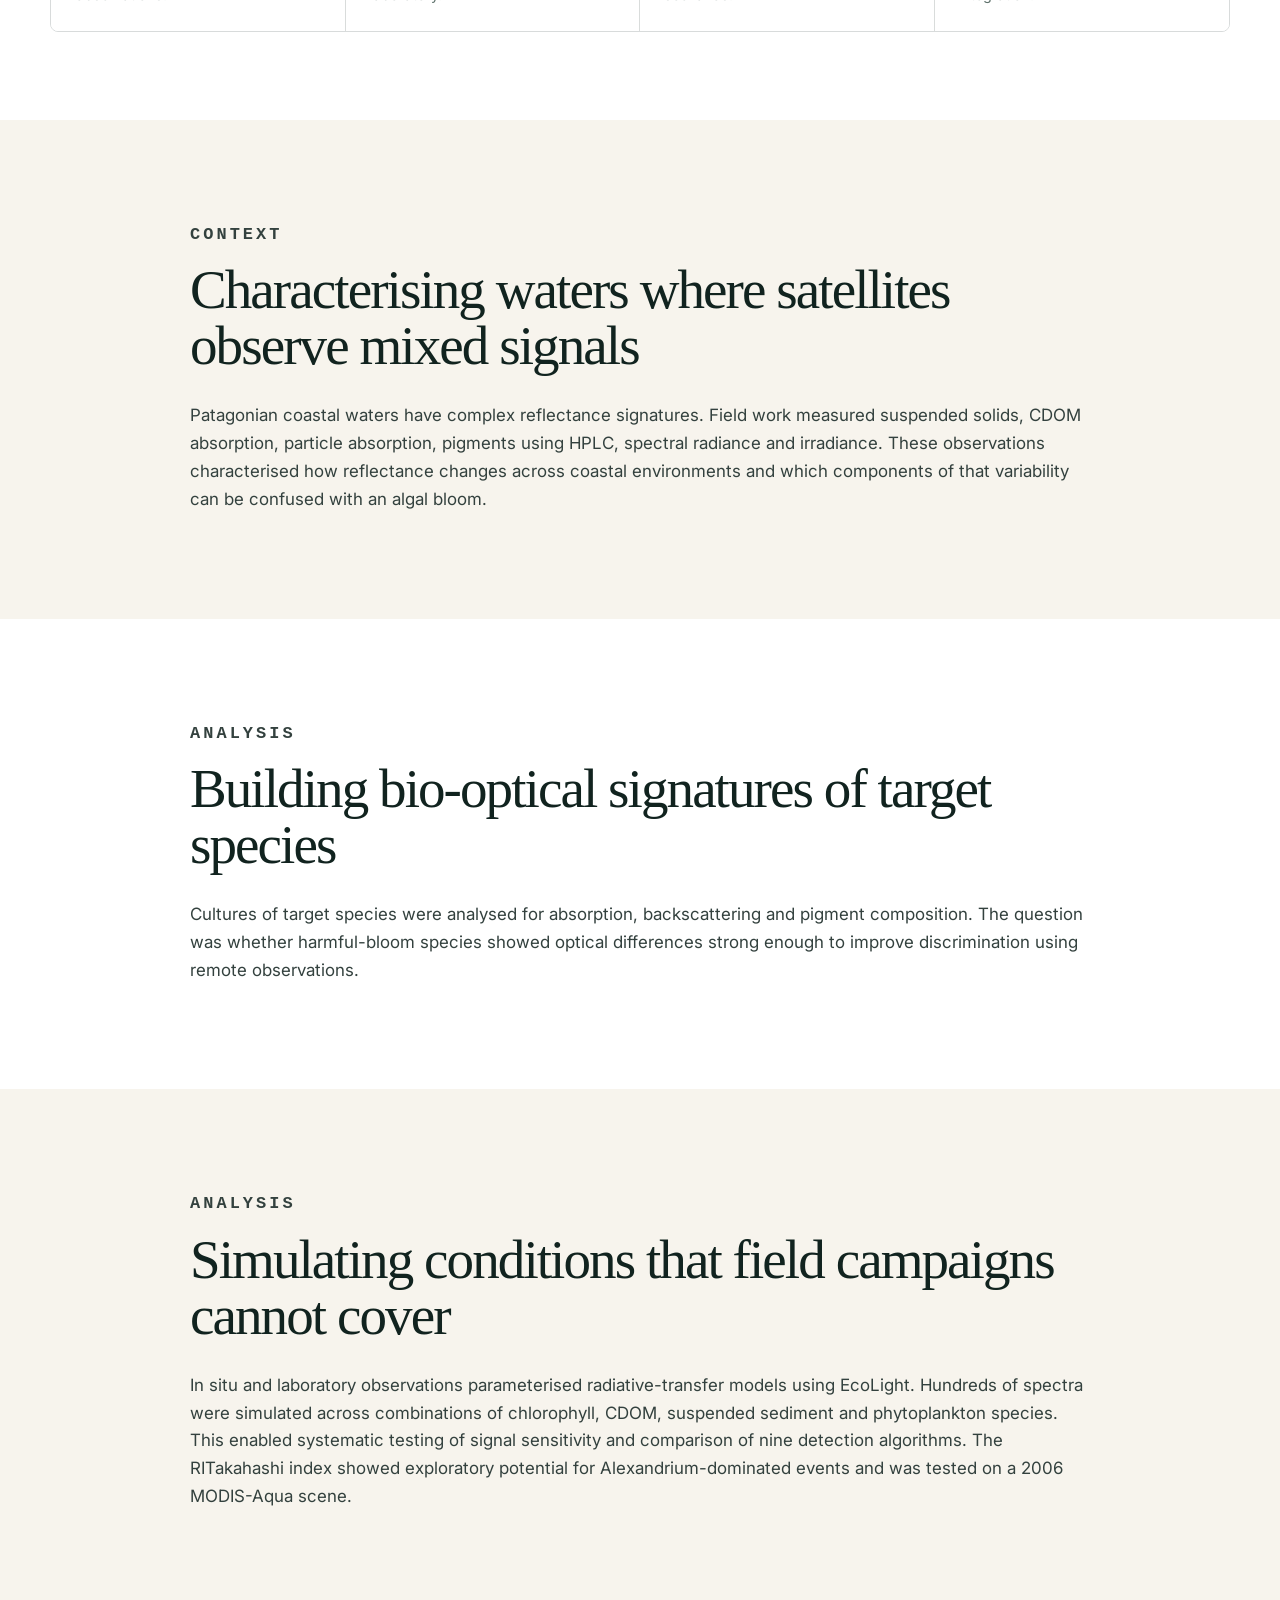
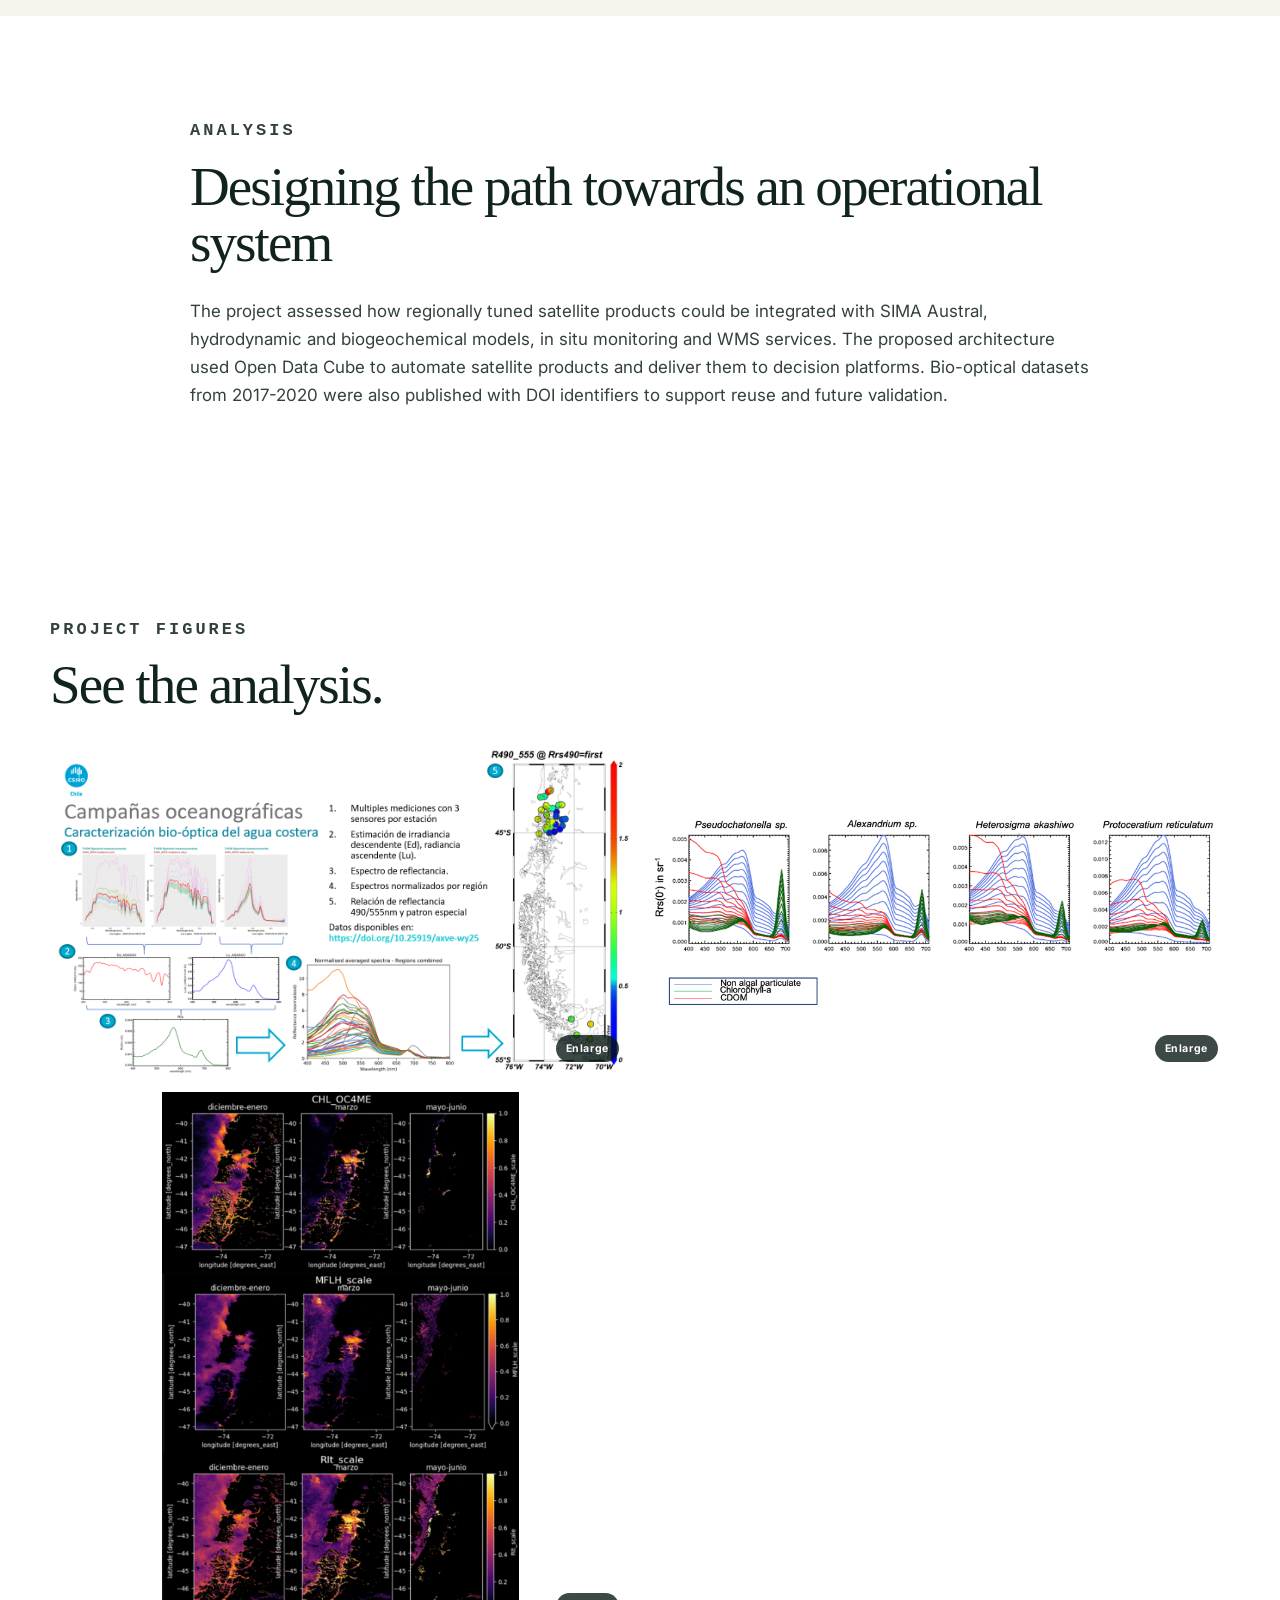
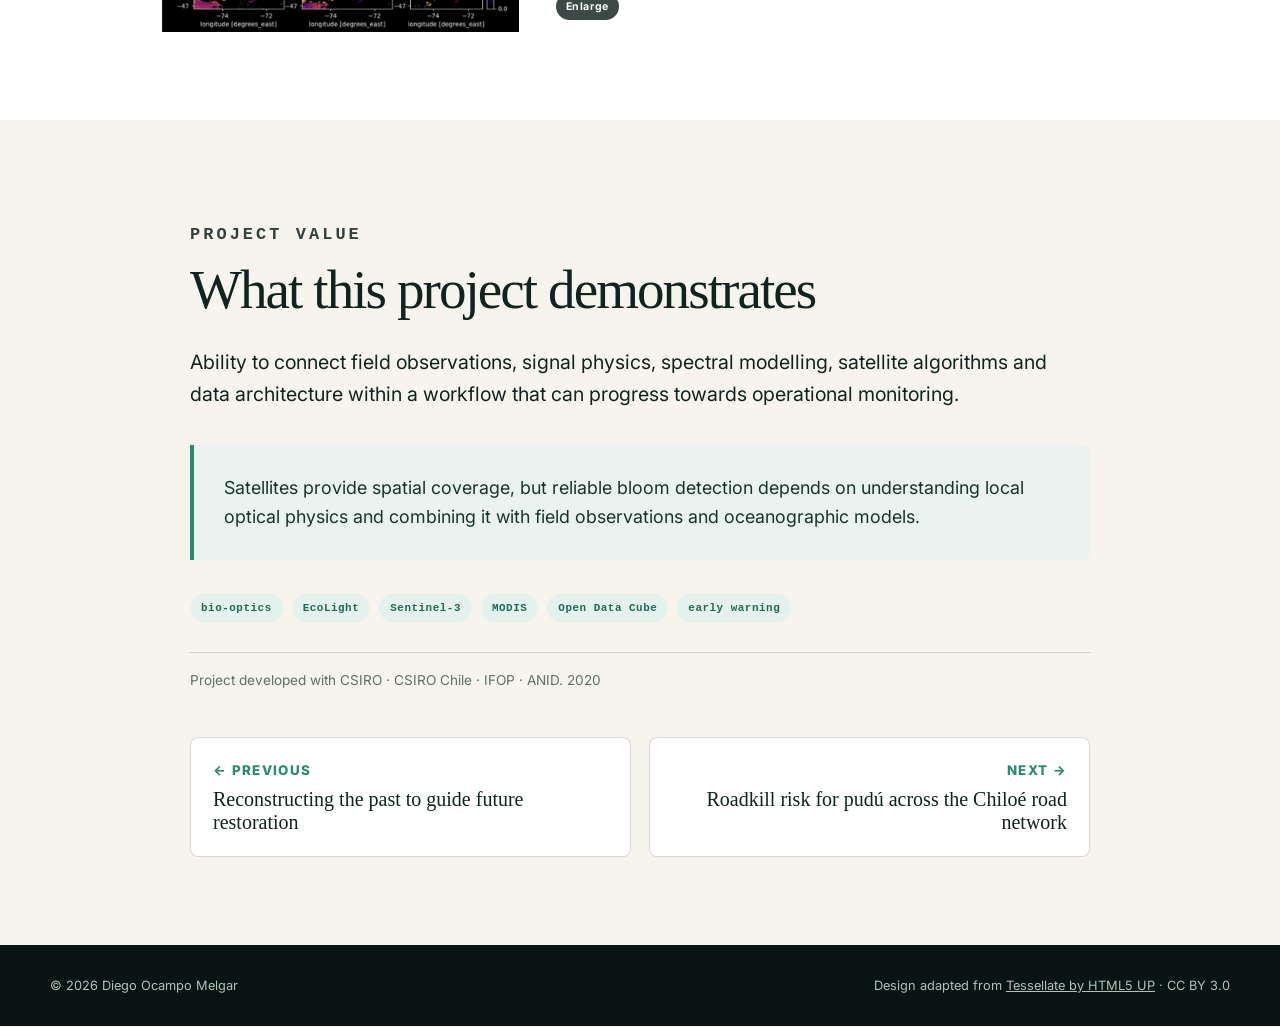
<file: en/projects/harmful-algal-blooms/index.html>
<!DOCTYPE HTML>
<html lang="en">
<head>
  <meta charset="utf-8" />
  <meta name="viewport" content="width=device-width, initial-scale=1" />
  <title>Detecting harmful algal blooms from space | Diego Ocampo Melgar</title>
  <meta name="description" content="Field measurements, species cultures, radiative-transfer modelling and satellite algorithms to improve harmful algal bloom detection in optically complex coastal waters." />
  <meta name="author" content="Diego Ocampo Melgar" />
  <meta name="robots" content="index, follow, max-image-preview:large" />
  <meta name="theme-color" content="#0b1d1a" />
  <link rel="canonical" href="https://diegoocampo.earth/en/projects/harmful-algal-blooms/" />
  <link rel="alternate" hreflang="es" href="https://diegoocampo.earth/projects/harmful-algal-blooms/" />
  <link rel="alternate" hreflang="en" href="https://diegoocampo.earth/en/projects/harmful-algal-blooms/" />
  <link rel="alternate" hreflang="x-default" href="https://diegoocampo.earth/projects/harmful-algal-blooms/" />
  <meta property="og:type" content="article" />
  <meta property="og:site_name" content="Diego Ocampo Melgar" />
  <meta property="og:locale" content="en_US" />
  <meta property="og:title" content="Detecting harmful algal blooms from space" />
  <meta property="og:description" content="Field measurements, species cultures, radiative-transfer modelling and satellite algorithms to improve harmful algal bloom detection in optically complex coastal waters." />
  <meta property="og:url" content="https://diegoocampo.earth/en/projects/harmful-algal-blooms/" />
  <meta property="og:image" content="https://diegoocampo.earth/assets/images/projects/hab-biooptics-campaigns.png" />
  <meta name="twitter:card" content="summary_large_image" />
  <meta name="twitter:title" content="Detecting harmful algal blooms from space" />
  <meta name="twitter:description" content="Field measurements, species cultures, radiative-transfer modelling and satellite algorithms to improve harmful algal bloom detection in optically complex coastal waters." />
  <meta name="twitter:image" content="https://diegoocampo.earth/assets/images/projects/hab-biooptics-campaigns.png" />
  <script type="application/ld+json">{"@context": "https://schema.org", "@type": "CreativeWork", "name": "Detecting harmful algal blooms from space", "description": "Field measurements, species cultures, radiative-transfer modelling and satellite algorithms to improve harmful algal bloom detection in optically complex coastal waters.", "url": "https://diegoocampo.earth/en/projects/harmful-algal-blooms/", "inLanguage": "en", "image": "https://diegoocampo.earth/assets/images/projects/hab-biooptics-campaigns.png", "author": {"@type": "Person", "@id": "https://diegoocampo.earth/#diego-ocampo-melgar", "name": "Diego Ocampo Melgar"}, "keywords": ["bio-optics", "EcoLight", "Sentinel-3", "MODIS", "Open Data Cube", "early warning"], "dateCreated": "2020"}</script>
  <link rel="preconnect" href="https://fonts.googleapis.com" />
  <link rel="preconnect" href="https://fonts.gstatic.com" crossorigin />
  <link href="https://fonts.googleapis.com/css2?family=Inter:wght@400;500;600;700;800&display=swap" rel="stylesheet" />
  <link rel="stylesheet" href="../../../assets/css/main.css" />
</head>
<body class="project-page">
  <div class="scroll-progress" aria-hidden="true"></div>
  <nav class="project-topbar" aria-label="Project navigation"><a class="project-home" href="../../../en/">← Home</a><div class="project-lang"><a class="" href="../../../projects/harmful-algal-blooms/">ES</a><a class="active" href="./">EN</a></div></nav>
  <header class="project-hero"><div class="hero-image"><img src="../../../assets/images/projects/hab-biooptics-campaigns.png" alt="Detecting harmful algal blooms from space"></div><div class="project-hero-content reveal"><div><p class="eyebrow">BIO-OPTICS · SPECTRAL MODELLING · REMOTE SENSING</p><h1>Detecting harmful algal blooms from space</h1><p class="lead">Field measurements, species cultures, radiative-transfer modelling and satellite algorithms to improve harmful algal bloom detection in optically complex coastal waters.</p></div><div class="project-meta"><div><span>Collaboration / project</span><strong>CSIRO · CSIRO Chile · IFOP · ANID</strong></div><div><span>Year</span><strong>2020</strong></div><div><span>Focus</span><strong>Chilean Patagonia</strong></div></div></div></header>

  <main>
    <section class="project-section"><div class="project-copy wide"><div class="project-lens reveal" data-lens><div><p class="eyebrow">QUICK READ</p><h2>The project in three views.</h2><div class="lens-buttons"><button type="button" class="lens-button" aria-selected="true" data-title="Problem" data-text="Southern Chilean fjords and channels mix phytoplankton, CDOM and suspended sediments. This optical complexity limits the performance of global ocean-colour algorithms.">Problem</button><button type="button" class="lens-button" aria-selected="false" data-title="Approach" data-text="Bio-optical field campaigns, HPLC, absorption and backscattering measurements on cultures, EcoLight, hundreds of simulated spectra and comparison of nine remote-sensing algorithms.">Approach</button><button type="button" class="lens-button" aria-selected="false" data-title="Value" data-text="Connecting signal physics to regionally tuned satellite products and to a future monitoring and early-warning architecture.">Value</button></div></div><div class="lens-panel"><p class="eyebrow" data-lens-title>Problem</p><p data-lens-text>Southern Chilean fjords and channels mix phytoplankton, CDOM and suspended sediments. This optical complexity limits the performance of global ocean-colour algorithms.</p><div class="project-stats"><div class="project-stat"><b>3 regions</b><span>Los Lagos, Aysén and Magallanes</span></div><div class="project-stat"><b>2017-2020</b><span>integrated bio-optical observations</span></div><div class="project-stat"><b>9 algorithms</b><span>compared using simulated spectra</span></div></div></div></div></div></section>

    <section class="project-section alt"><div class="project-copy wide reveal"><p class="eyebrow">WORKFLOW</p><h2>How the components fit together.</h2><div class="project-flow"><div class="flow-step"><small>01</small><h3>Measure</h3><p>Field bio-optics and water-quality observations.</p></div><div class="flow-step"><small>02</small><h3>Characterise</h3><p>Optical signatures of species in the laboratory.</p></div><div class="flow-step"><small>03</small><h3>Model</h3><p>Radiative transfer and spectral scenarios.</p></div><div class="flow-step"><small>04</small><h3>Operationalise</h3><p>Algorithms, Data Cube and platform integration.</p></div></div></div></section>

    <section class="project-section "><div class="project-copy"><p class="eyebrow">CONTEXT</p><h2>Characterising waters where satellites observe mixed signals</h2><p>Patagonian coastal waters have complex reflectance signatures. Field work measured suspended solids, CDOM absorption, particle absorption, pigments using HPLC, spectral radiance and irradiance. These observations characterised how reflectance changes across coastal environments and which components of that variability can be confused with an algal bloom.</p></div></section><section class="project-section alt"><div class="project-copy"><p class="eyebrow">ANALYSIS</p><h2>Building bio-optical signatures of target species</h2><p>Cultures of target species were analysed for absorption, backscattering and pigment composition. The question was whether harmful-bloom species showed optical differences strong enough to improve discrimination using remote observations.</p></div></section><section class="project-section "><div class="project-copy"><p class="eyebrow">ANALYSIS</p><h2>Simulating conditions that field campaigns cannot cover</h2><p>In situ and laboratory observations parameterised radiative-transfer models using EcoLight. Hundreds of spectra were simulated across combinations of chlorophyll, CDOM, suspended sediment and phytoplankton species. This enabled systematic testing of signal sensitivity and comparison of nine detection algorithms. The RITakahashi index showed exploratory potential for Alexandrium-dominated events and was tested on a 2006 MODIS-Aqua scene.</p></div></section><section class="project-section alt"><div class="project-copy"><p class="eyebrow">ANALYSIS</p><h2>Designing the path towards an operational system</h2><p>The project assessed how regionally tuned satellite products could be integrated with SIMA Austral, hydrodynamic and biogeochemical models, in situ monitoring and WMS services. The proposed architecture used Open Data Cube to automate satellite products and deliver them to decision platforms. Bio-optical datasets from 2017-2020 were also published with DOI identifiers to support reuse and future validation.</p></div></section>

    <section class="project-section alt"><div class="project-copy wide reveal"><p class="eyebrow">Project figures</p><h2>See the analysis.</h2><div class="project-gallery "><button type="button" class="project-figure en" data-dialog="#project-dialog"><img loading="lazy" src="../../../assets/images/projects/hab-biooptics-campaigns.png" alt="Detecting harmful algal blooms from space"></button><button type="button" class="project-figure en" data-dialog="#project-dialog"><img loading="lazy" src="../../../assets/images/projects/hab-spectral-models.png" alt="Detecting harmful algal blooms from space"></button><button type="button" class="project-figure en" data-dialog="#project-dialog"><img loading="lazy" src="../../../assets/images/projects/hab-satellite-products.png" alt="Detecting harmful algal blooms from space"></button></div></div></section>

    <section class="project-section"><div class="project-copy reveal"><p class="eyebrow">PROJECT VALUE</p><h2>What this project demonstrates</h2><p class="big">Ability to connect field observations, signal physics, spectral modelling, satellite algorithms and data architecture within a workflow that can progress towards operational monitoring.</p><div class="project-callout"><p>Satellites provide spatial coverage, but reliable bloom detection depends on understanding local optical physics and combining it with field observations and oceanographic models.</p></div><div class="project-capabilities"><span>bio-optics</span><span>EcoLight</span><span>Sentinel-3</span><span>MODIS</span><span>Open Data Cube</span><span>early warning</span></div><p class="project-note">Project developed with CSIRO · CSIRO Chile · IFOP · ANID. 2020</p><div class="project-nav"><a href="../mangrove-restoration/"><small>← Previous</small><strong>Reconstructing the past to guide future restoration</strong></a><a href="../pudu-road-risk/"><small>Next →</small><strong>Roadkill risk for pudú across the Chiloé road network</strong></a></div></div></section>
  </main>

  <footer class="footer"><div class="container"><span>© <span data-year></span> Diego Ocampo Melgar</span><span class="credit">Design adapted from <a href="https://html5up.net/tessellate" target="_blank" rel="noreferrer">Tessellate by HTML5 UP</a> · CC BY 3.0</span></div></footer>
  <dialog id="project-dialog" class="project-dialog"><div class="dialog-inner"><button type="button" class="dialog-close">Close ×</button><img alt=""></div></dialog>
  <script src="../../../assets/js/main.js"></script>
</body></html>
</file>
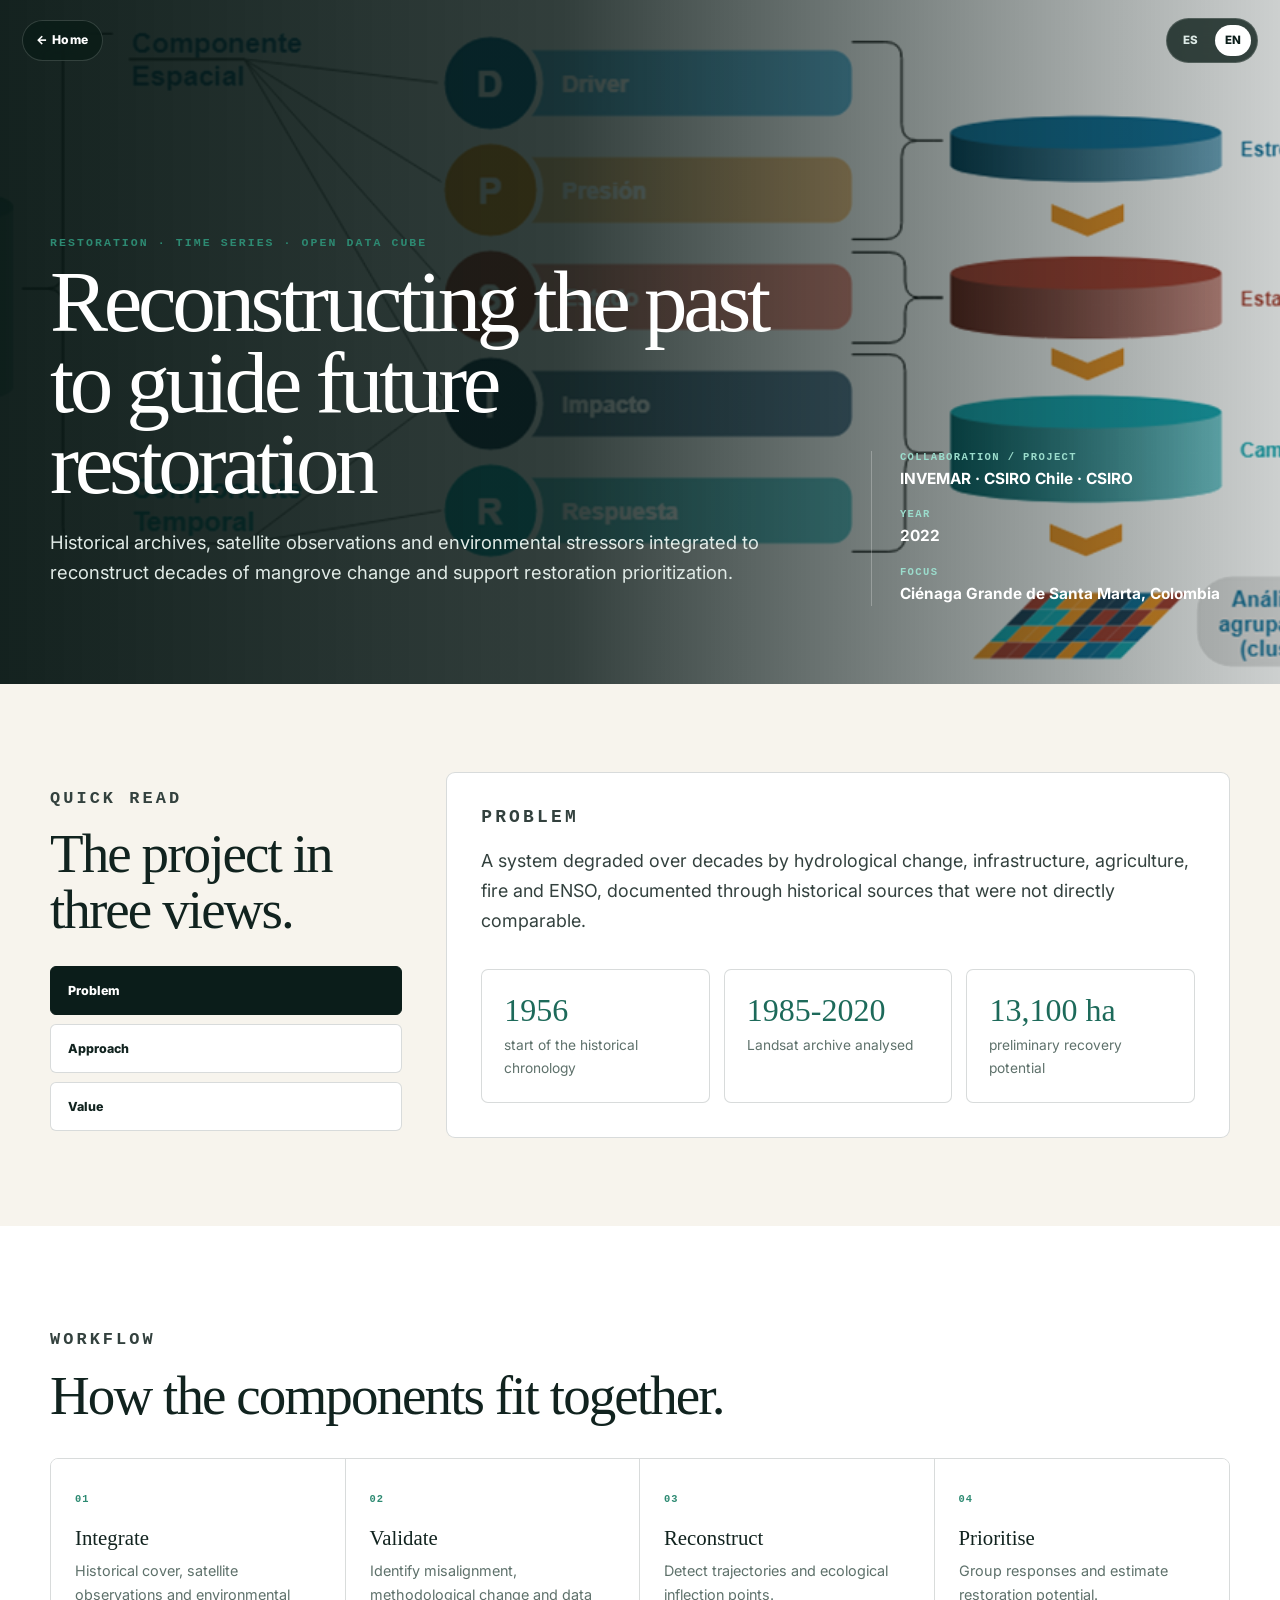
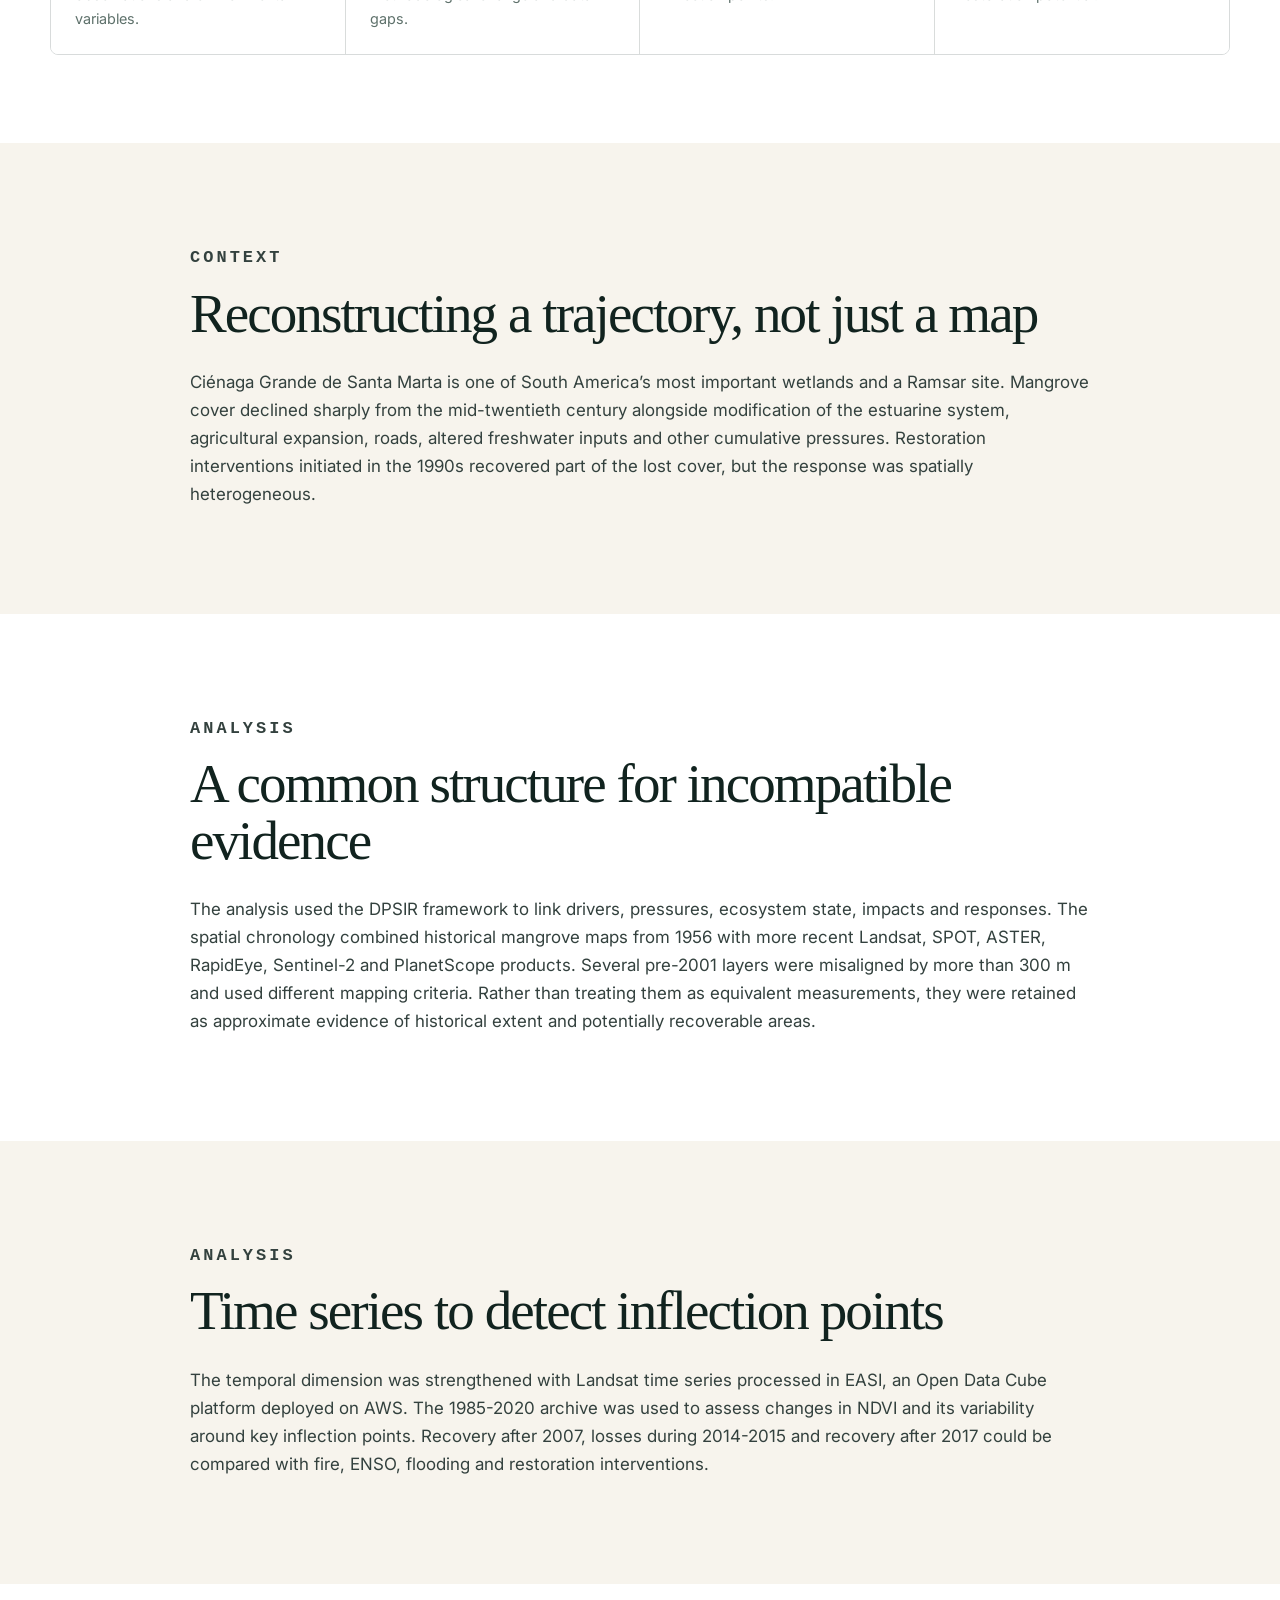
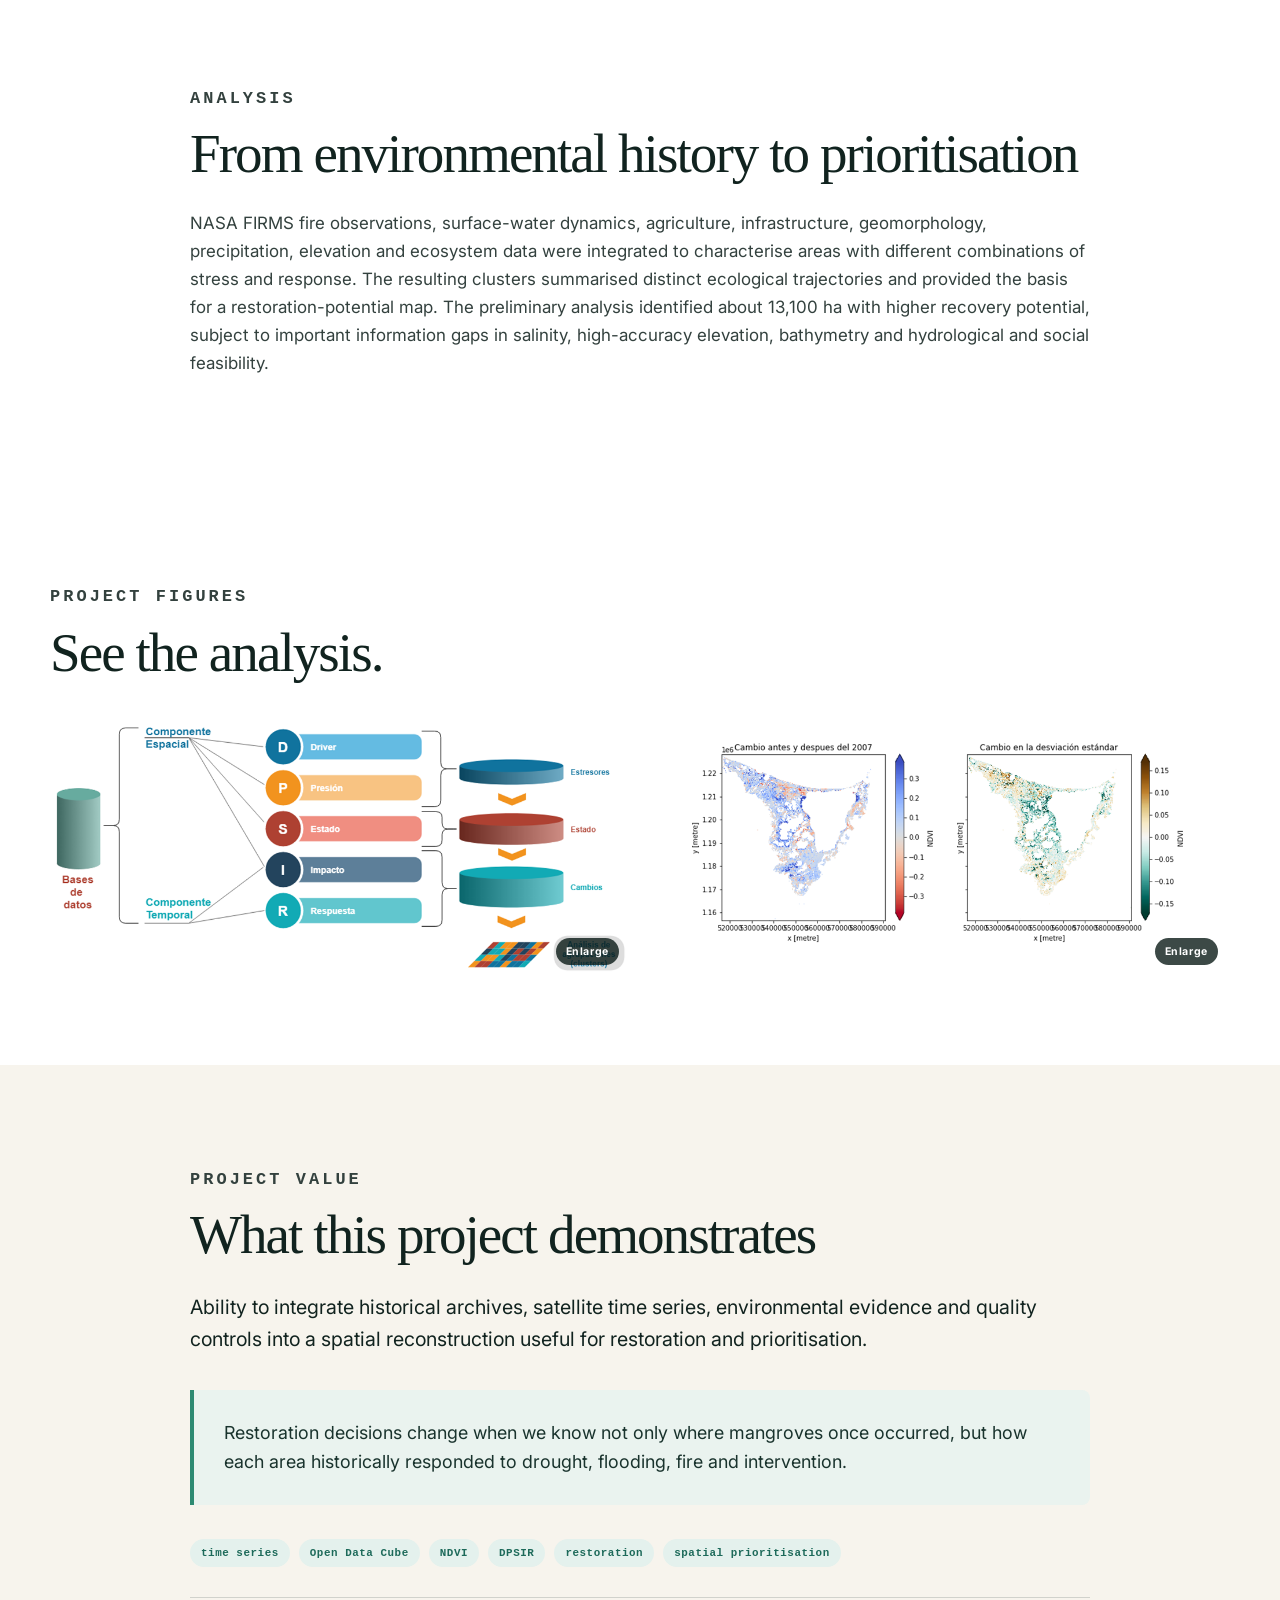
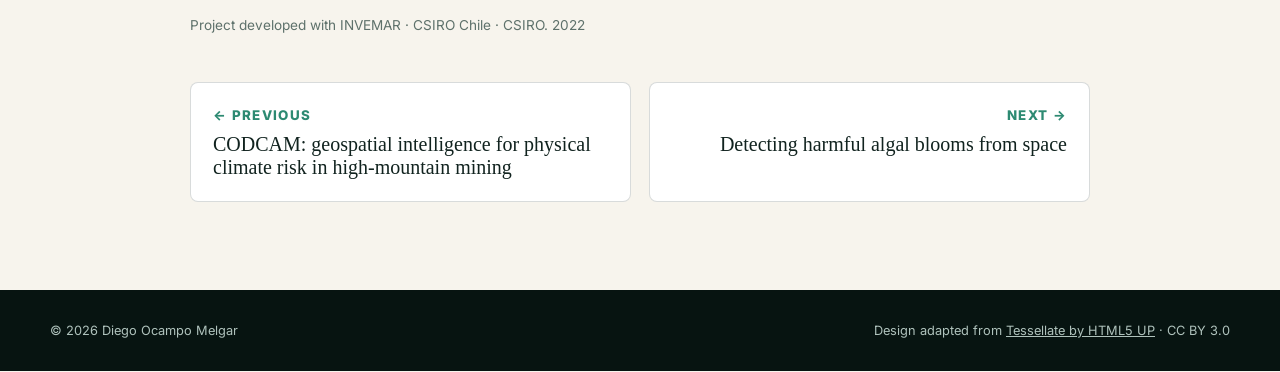
<file: en/projects/mangrove-restoration/index.html>
<!DOCTYPE HTML>
<html lang="en">
<head>
  <meta charset="utf-8" />
  <meta name="viewport" content="width=device-width, initial-scale=1" />
  <title>Reconstructing the past to guide future restoration | Diego Ocampo Melgar</title>
  <meta name="description" content="Historical archives, satellite observations and environmental stressors integrated to reconstruct decades of mangrove change and support restoration prioritization." />
  <meta name="author" content="Diego Ocampo Melgar" />
  <meta name="robots" content="index, follow, max-image-preview:large" />
  <meta name="theme-color" content="#0b1d1a" />
  <link rel="canonical" href="https://diegoocampo.earth/en/projects/mangrove-restoration/" />
  <link rel="alternate" hreflang="es" href="https://diegoocampo.earth/projects/mangrove-restoration/" />
  <link rel="alternate" hreflang="en" href="https://diegoocampo.earth/en/projects/mangrove-restoration/" />
  <link rel="alternate" hreflang="x-default" href="https://diegoocampo.earth/projects/mangrove-restoration/" />
  <meta property="og:type" content="article" />
  <meta property="og:site_name" content="Diego Ocampo Melgar" />
  <meta property="og:locale" content="en_US" />
  <meta property="og:title" content="Reconstructing the past to guide future restoration" />
  <meta property="og:description" content="Historical archives, satellite observations and environmental stressors integrated to reconstruct decades of mangrove change and support restoration prioritization." />
  <meta property="og:url" content="https://diegoocampo.earth/en/projects/mangrove-restoration/" />
  <meta property="og:image" content="https://diegoocampo.earth/assets/images/projects/mangrove-dpsir.png" />
  <meta name="twitter:card" content="summary_large_image" />
  <meta name="twitter:title" content="Reconstructing the past to guide future restoration" />
  <meta name="twitter:description" content="Historical archives, satellite observations and environmental stressors integrated to reconstruct decades of mangrove change and support restoration prioritization." />
  <meta name="twitter:image" content="https://diegoocampo.earth/assets/images/projects/mangrove-dpsir.png" />
  <script type="application/ld+json">{"@context": "https://schema.org", "@type": "CreativeWork", "name": "Reconstructing the past to guide future restoration", "description": "Historical archives, satellite observations and environmental stressors integrated to reconstruct decades of mangrove change and support restoration prioritization.", "url": "https://diegoocampo.earth/en/projects/mangrove-restoration/", "inLanguage": "en", "image": "https://diegoocampo.earth/assets/images/projects/mangrove-dpsir.png", "author": {"@type": "Person", "@id": "https://diegoocampo.earth/#diego-ocampo-melgar", "name": "Diego Ocampo Melgar"}, "keywords": ["time series", "Open Data Cube", "NDVI", "DPSIR", "restoration", "spatial prioritisation"], "dateCreated": "2022"}</script>
  <link rel="preconnect" href="https://fonts.googleapis.com" />
  <link rel="preconnect" href="https://fonts.gstatic.com" crossorigin />
  <link href="https://fonts.googleapis.com/css2?family=Inter:wght@400;500;600;700;800&display=swap" rel="stylesheet" />
  <link rel="stylesheet" href="../../../assets/css/main.css" />
</head>
<body class="project-page">
  <div class="scroll-progress" aria-hidden="true"></div>
  <nav class="project-topbar" aria-label="Project navigation"><a class="project-home" href="../../../en/">← Home</a><div class="project-lang"><a class="" href="../../../projects/mangrove-restoration/">ES</a><a class="active" href="./">EN</a></div></nav>
  <header class="project-hero"><div class="hero-image"><img src="../../../assets/images/projects/mangrove-dpsir.png" alt="Reconstructing the past to guide future restoration"></div><div class="project-hero-content reveal"><div><p class="eyebrow">RESTORATION · TIME SERIES · OPEN DATA CUBE</p><h1>Reconstructing the past to guide future restoration</h1><p class="lead">Historical archives, satellite observations and environmental stressors integrated to reconstruct decades of mangrove change and support restoration prioritization.</p></div><div class="project-meta"><div><span>Collaboration / project</span><strong>INVEMAR · CSIRO Chile · CSIRO</strong></div><div><span>Year</span><strong>2022</strong></div><div><span>Focus</span><strong>Ciénaga Grande de Santa Marta, Colombia</strong></div></div></div></header>

  <main>
    <section class="project-section"><div class="project-copy wide"><div class="project-lens reveal" data-lens><div><p class="eyebrow">QUICK READ</p><h2>The project in three views.</h2><div class="lens-buttons"><button type="button" class="lens-button" aria-selected="true" data-title="Problem" data-text="A system degraded over decades by hydrological change, infrastructure, agriculture, fire and ENSO, documented through historical sources that were not directly comparable.">Problem</button><button type="button" class="lens-button" aria-selected="false" data-title="Approach" data-text="Spatial and temporal reconstruction using mangrove maps from 1956, Landsat time series from 1985-2020, DPSIR, NASA FIRMS, water dynamics and cluster analysis.">Approach</button><button type="button" class="lens-button" aria-selected="false" data-title="Value" data-text="Turning incomplete and heterogeneous evidence into a coherent spatial history of the ecosystem and a defensible basis for restoration prioritization.">Value</button></div></div><div class="lens-panel"><p class="eyebrow" data-lens-title>Problem</p><p data-lens-text>A system degraded over decades by hydrological change, infrastructure, agriculture, fire and ENSO, documented through historical sources that were not directly comparable.</p><div class="project-stats"><div class="project-stat"><b>1956</b><span>start of the historical chronology</span></div><div class="project-stat"><b>1985-2020</b><span>Landsat archive analysed</span></div><div class="project-stat"><b>13,100 ha</b><span>preliminary recovery potential</span></div></div></div></div></div></section>

    <section class="project-section alt"><div class="project-copy wide reveal"><p class="eyebrow">WORKFLOW</p><h2>How the components fit together.</h2><div class="project-flow"><div class="flow-step"><small>01</small><h3>Integrate</h3><p>Historical cover, satellite observations and environmental variables.</p></div><div class="flow-step"><small>02</small><h3>Validate</h3><p>Identify misalignment, methodological change and data gaps.</p></div><div class="flow-step"><small>03</small><h3>Reconstruct</h3><p>Detect trajectories and ecological inflection points.</p></div><div class="flow-step"><small>04</small><h3>Prioritise</h3><p>Group responses and estimate restoration potential.</p></div></div></div></section>

    <section class="project-section "><div class="project-copy"><p class="eyebrow">CONTEXT</p><h2>Reconstructing a trajectory, not just a map</h2><p>Ciénaga Grande de Santa Marta is one of South America’s most important wetlands and a Ramsar site. Mangrove cover declined sharply from the mid-twentieth century alongside modification of the estuarine system, agricultural expansion, roads, altered freshwater inputs and other cumulative pressures. Restoration interventions initiated in the 1990s recovered part of the lost cover, but the response was spatially heterogeneous.</p></div></section><section class="project-section alt"><div class="project-copy"><p class="eyebrow">ANALYSIS</p><h2>A common structure for incompatible evidence</h2><p>The analysis used the DPSIR framework to link drivers, pressures, ecosystem state, impacts and responses. The spatial chronology combined historical mangrove maps from 1956 with more recent Landsat, SPOT, ASTER, RapidEye, Sentinel-2 and PlanetScope products. Several pre-2001 layers were misaligned by more than 300 m and used different mapping criteria. Rather than treating them as equivalent measurements, they were retained as approximate evidence of historical extent and potentially recoverable areas.</p></div></section><section class="project-section "><div class="project-copy"><p class="eyebrow">ANALYSIS</p><h2>Time series to detect inflection points</h2><p>The temporal dimension was strengthened with Landsat time series processed in EASI, an Open Data Cube platform deployed on AWS. The 1985-2020 archive was used to assess changes in NDVI and its variability around key inflection points. Recovery after 2007, losses during 2014-2015 and recovery after 2017 could be compared with fire, ENSO, flooding and restoration interventions.</p></div></section><section class="project-section alt"><div class="project-copy"><p class="eyebrow">ANALYSIS</p><h2>From environmental history to prioritisation</h2><p>NASA FIRMS fire observations, surface-water dynamics, agriculture, infrastructure, geomorphology, precipitation, elevation and ecosystem data were integrated to characterise areas with different combinations of stress and response. The resulting clusters summarised distinct ecological trajectories and provided the basis for a restoration-potential map. The preliminary analysis identified about 13,100 ha with higher recovery potential, subject to important information gaps in salinity, high-accuracy elevation, bathymetry and hydrological and social feasibility.</p></div></section>

    <section class="project-section alt"><div class="project-copy wide reveal"><p class="eyebrow">Project figures</p><h2>See the analysis.</h2><div class="project-gallery "><button type="button" class="project-figure en" data-dialog="#project-dialog"><img loading="lazy" src="../../../assets/images/projects/mangrove-dpsir.png" alt="Reconstructing the past to guide future restoration"></button><button type="button" class="project-figure en" data-dialog="#project-dialog"><img loading="lazy" src="../../../assets/images/projects/mangrove-ndvi-change.png" alt="Reconstructing the past to guide future restoration"></button></div></div></section>

    <section class="project-section"><div class="project-copy reveal"><p class="eyebrow">PROJECT VALUE</p><h2>What this project demonstrates</h2><p class="big">Ability to integrate historical archives, satellite time series, environmental evidence and quality controls into a spatial reconstruction useful for restoration and prioritisation.</p><div class="project-callout"><p>Restoration decisions change when we know not only where mangroves once occurred, but how each area historically responded to drought, flooding, fire and intervention.</p></div><div class="project-capabilities"><span>time series</span><span>Open Data Cube</span><span>NDVI</span><span>DPSIR</span><span>restoration</span><span>spatial prioritisation</span></div><p class="project-note">Project developed with INVEMAR · CSIRO Chile · CSIRO. 2022</p><div class="project-nav"><a href="../codcam-climate-risk/"><small>← Previous</small><strong>CODCAM: geospatial intelligence for physical climate risk in high-mountain mining</strong></a><a href="../harmful-algal-blooms/"><small>Next →</small><strong>Detecting harmful algal blooms from space</strong></a></div></div></section>
  </main>

  <footer class="footer"><div class="container"><span>© <span data-year></span> Diego Ocampo Melgar</span><span class="credit">Design adapted from <a href="https://html5up.net/tessellate" target="_blank" rel="noreferrer">Tessellate by HTML5 UP</a> · CC BY 3.0</span></div></footer>
  <dialog id="project-dialog" class="project-dialog"><div class="dialog-inner"><button type="button" class="dialog-close">Close ×</button><img alt=""></div></dialog>
  <script src="../../../assets/js/main.js"></script>
</body></html>
</file>
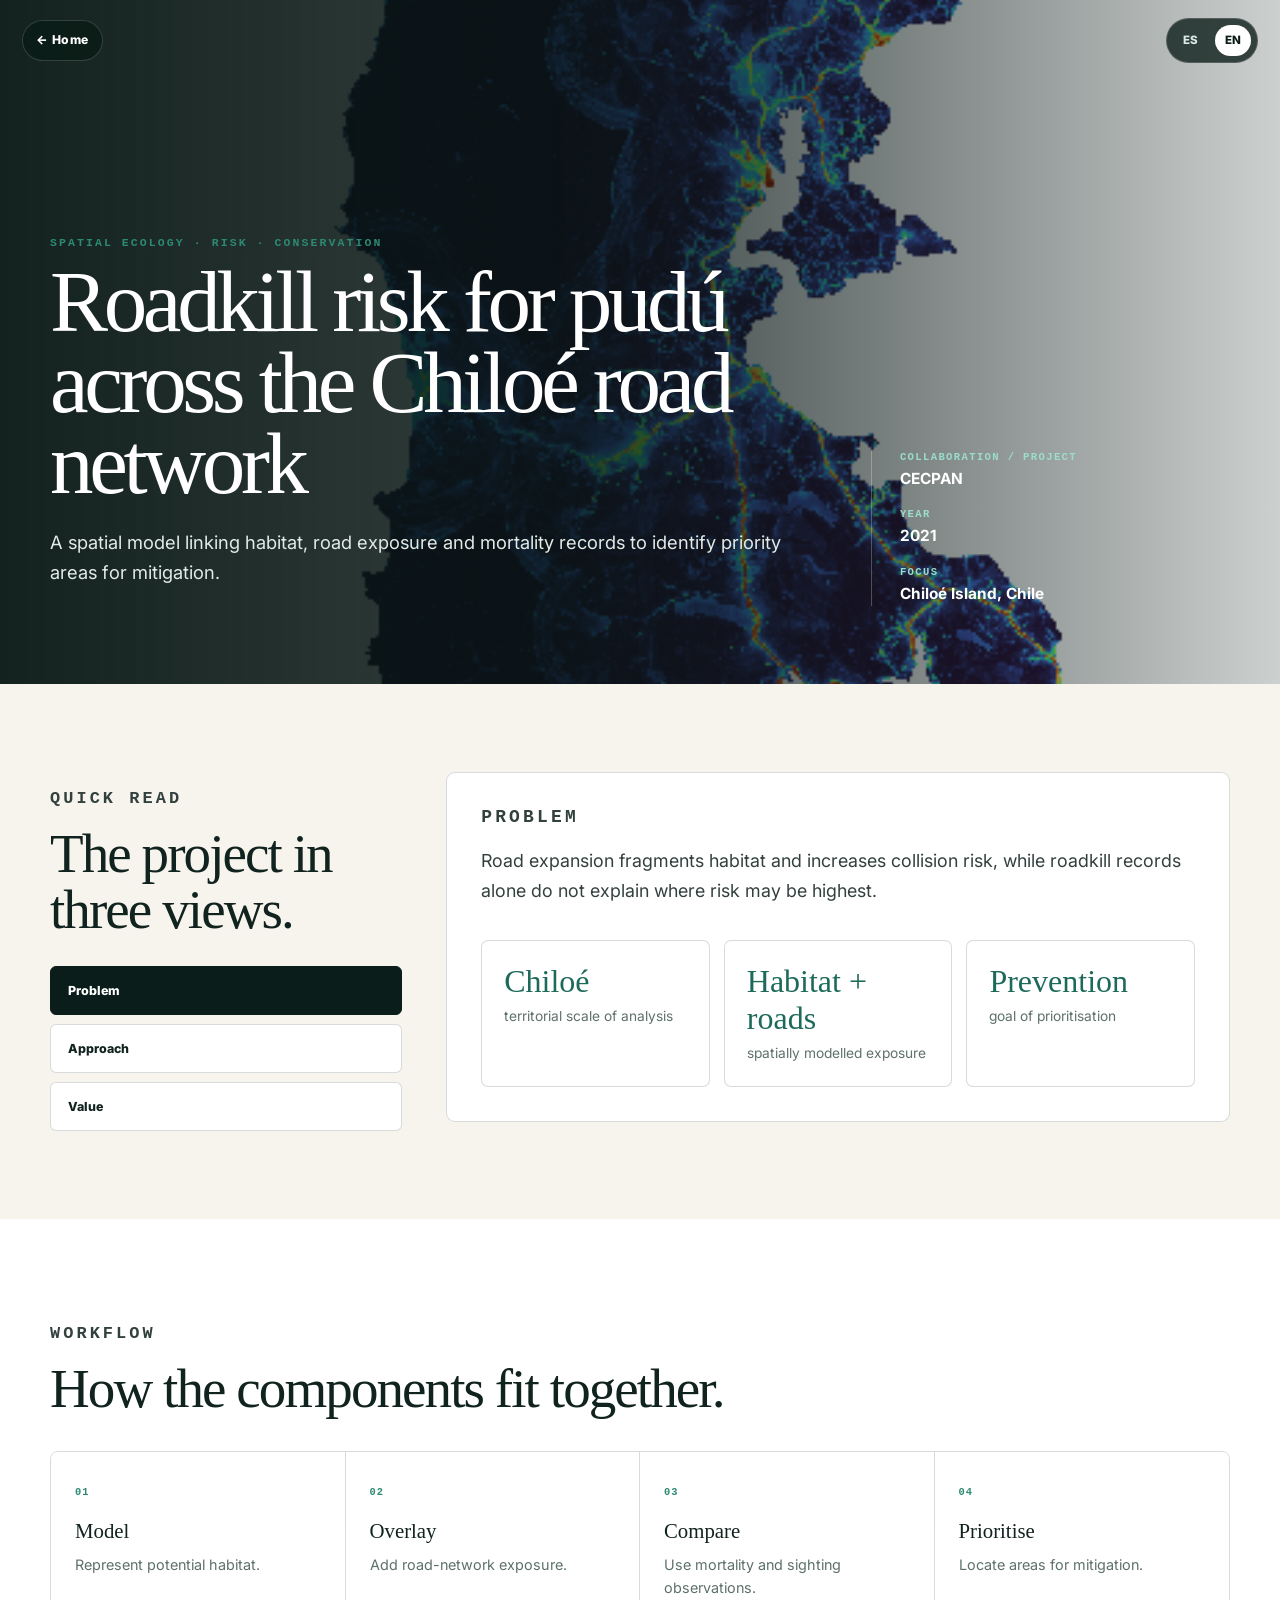
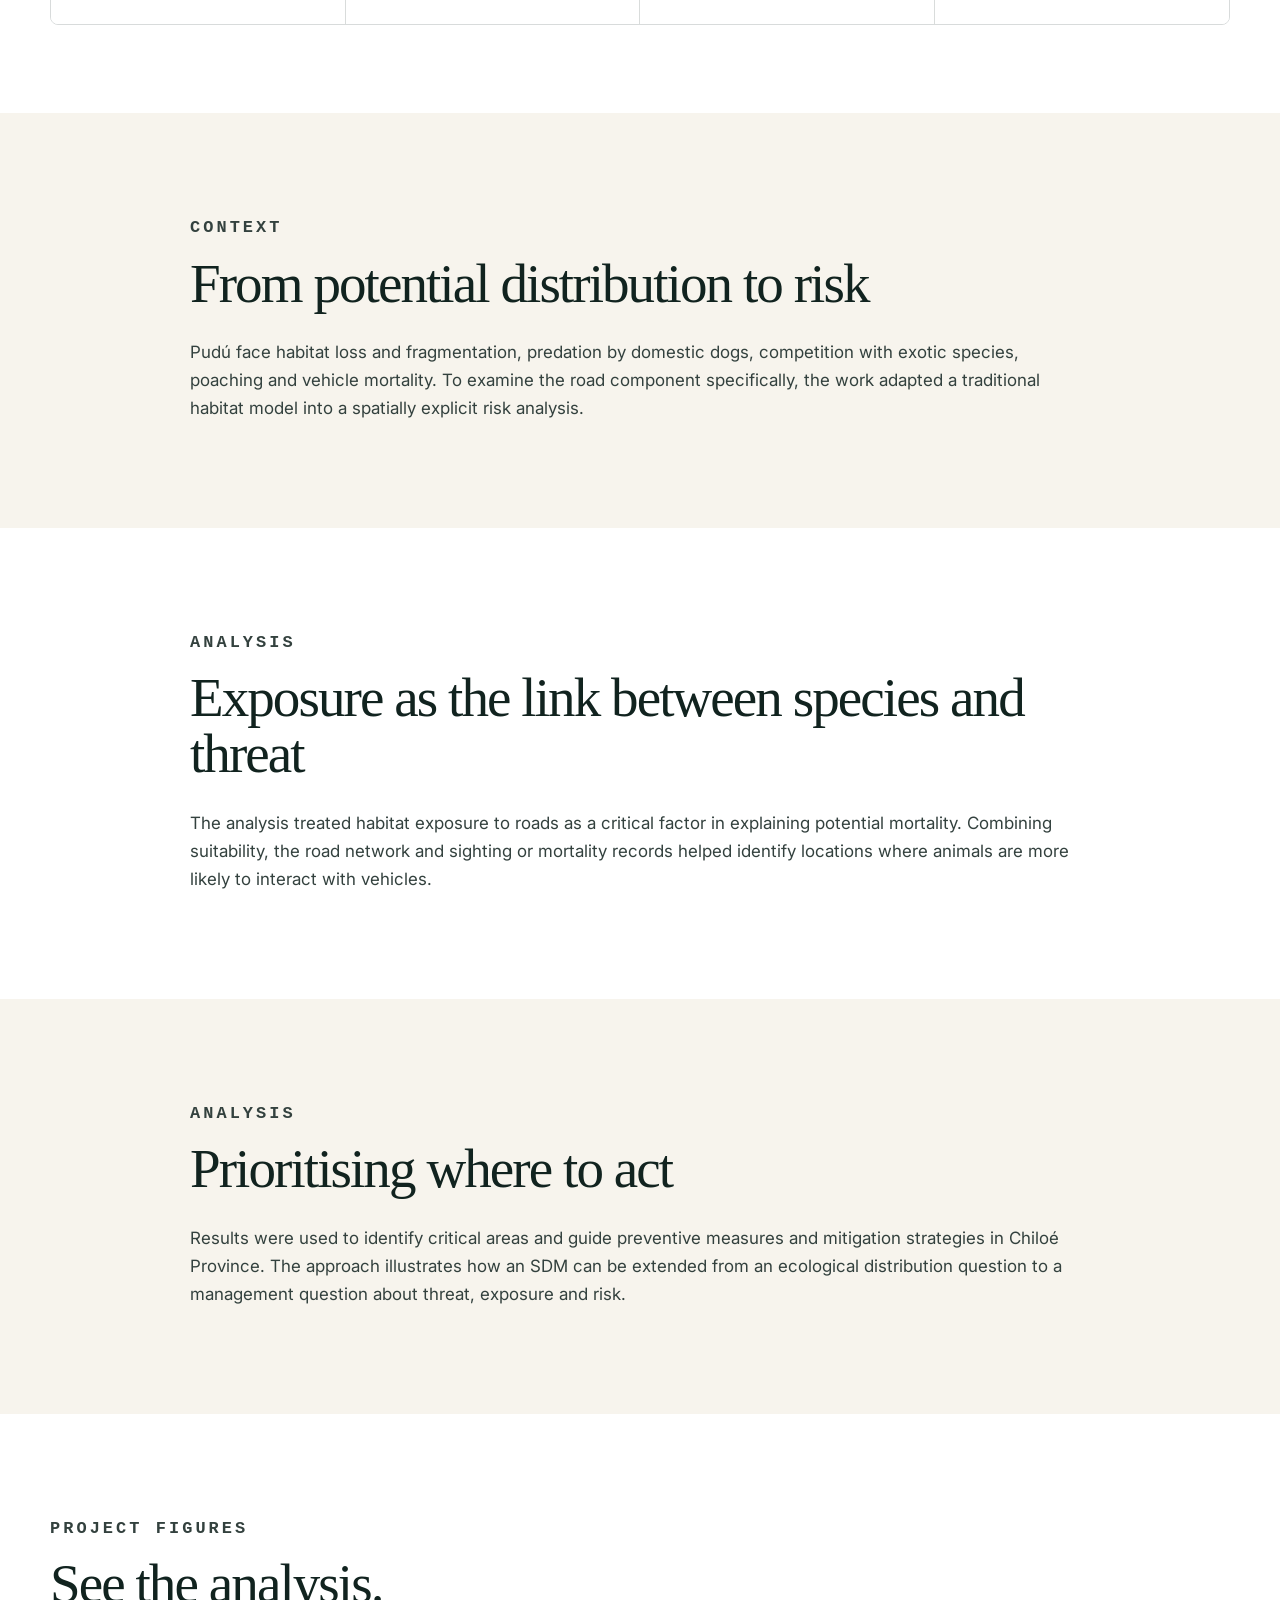
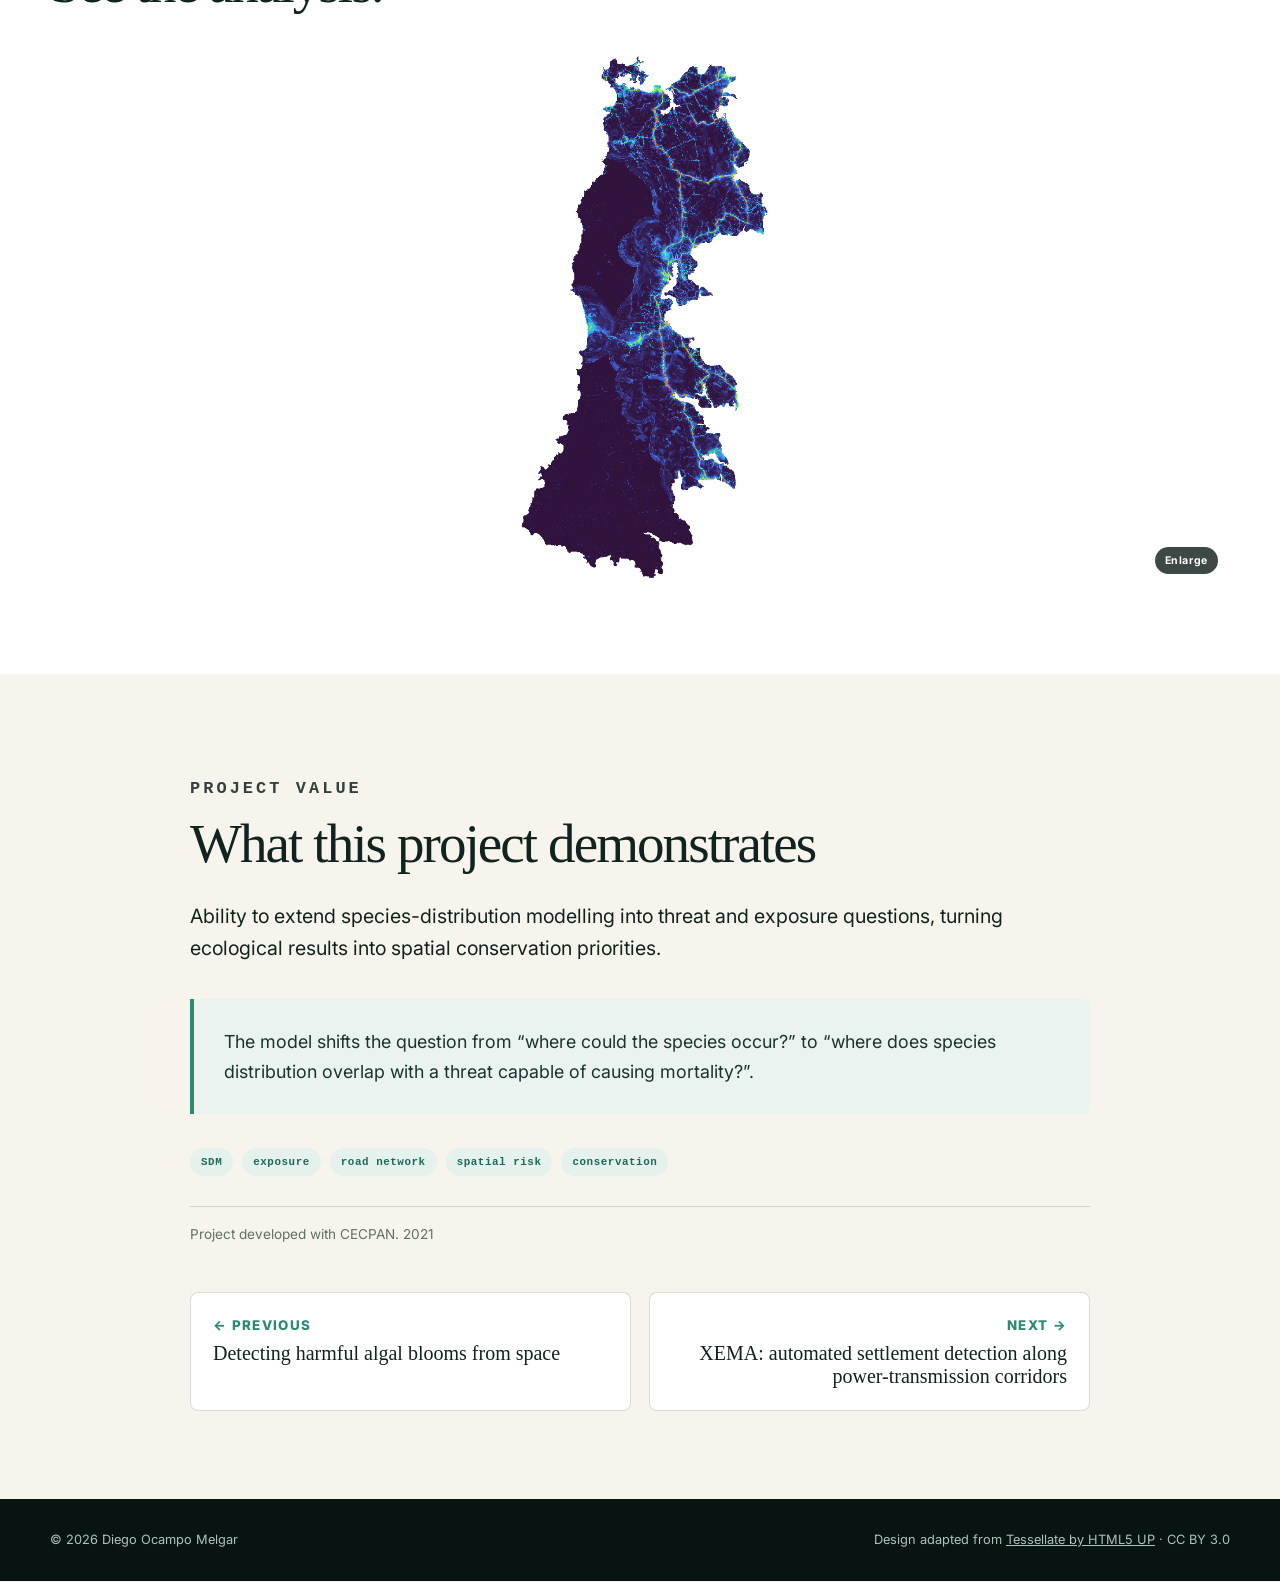
<file: en/projects/pudu-road-risk/index.html>
<!DOCTYPE HTML>
<html lang="en">
<head>
  <meta charset="utf-8" />
  <meta name="viewport" content="width=device-width, initial-scale=1" />
  <title>Roadkill risk for pudú across the Chiloé road network | Diego Ocampo Melgar</title>
  <meta name="description" content="A spatial model linking habitat, road exposure and mortality records to identify priority areas for mitigation." />
  <meta name="author" content="Diego Ocampo Melgar" />
  <meta name="robots" content="index, follow, max-image-preview:large" />
  <meta name="theme-color" content="#0b1d1a" />
  <link rel="canonical" href="https://diegoocampo.earth/en/projects/pudu-road-risk/" />
  <link rel="alternate" hreflang="es" href="https://diegoocampo.earth/projects/pudu-road-risk/" />
  <link rel="alternate" hreflang="en" href="https://diegoocampo.earth/en/projects/pudu-road-risk/" />
  <link rel="alternate" hreflang="x-default" href="https://diegoocampo.earth/projects/pudu-road-risk/" />
  <meta property="og:type" content="article" />
  <meta property="og:site_name" content="Diego Ocampo Melgar" />
  <meta property="og:locale" content="en_US" />
  <meta property="og:title" content="Roadkill risk for pudú across the Chiloé road network" />
  <meta property="og:description" content="A spatial model linking habitat, road exposure and mortality records to identify priority areas for mitigation." />
  <meta property="og:url" content="https://diegoocampo.earth/en/projects/pudu-road-risk/" />
  <meta property="og:image" content="https://diegoocampo.earth/assets/images/projects/pudu-road-risk.png" />
  <meta name="twitter:card" content="summary_large_image" />
  <meta name="twitter:title" content="Roadkill risk for pudú across the Chiloé road network" />
  <meta name="twitter:description" content="A spatial model linking habitat, road exposure and mortality records to identify priority areas for mitigation." />
  <meta name="twitter:image" content="https://diegoocampo.earth/assets/images/projects/pudu-road-risk.png" />
  <script type="application/ld+json">{"@context": "https://schema.org", "@type": "CreativeWork", "name": "Roadkill risk for pudú across the Chiloé road network", "description": "A spatial model linking habitat, road exposure and mortality records to identify priority areas for mitigation.", "url": "https://diegoocampo.earth/en/projects/pudu-road-risk/", "inLanguage": "en", "image": "https://diegoocampo.earth/assets/images/projects/pudu-road-risk.png", "author": {"@type": "Person", "@id": "https://diegoocampo.earth/#diego-ocampo-melgar", "name": "Diego Ocampo Melgar"}, "keywords": ["SDM", "exposure", "road network", "spatial risk", "conservation"], "dateCreated": "2021"}</script>
  <link rel="preconnect" href="https://fonts.googleapis.com" />
  <link rel="preconnect" href="https://fonts.gstatic.com" crossorigin />
  <link href="https://fonts.googleapis.com/css2?family=Inter:wght@400;500;600;700;800&display=swap" rel="stylesheet" />
  <link rel="stylesheet" href="../../../assets/css/main.css" />
</head>
<body class="project-page">
  <div class="scroll-progress" aria-hidden="true"></div>
  <nav class="project-topbar" aria-label="Project navigation"><a class="project-home" href="../../../en/">← Home</a><div class="project-lang"><a class="" href="../../../projects/pudu-road-risk/">ES</a><a class="active" href="./">EN</a></div></nav>
  <header class="project-hero"><div class="hero-image"><img src="../../../assets/images/projects/pudu-road-risk.png" alt="Roadkill risk for pudú across the Chiloé road network"></div><div class="project-hero-content reveal"><div><p class="eyebrow">SPATIAL ECOLOGY · RISK · CONSERVATION</p><h1>Roadkill risk for pudú across the Chiloé road network</h1><p class="lead">A spatial model linking habitat, road exposure and mortality records to identify priority areas for mitigation.</p></div><div class="project-meta"><div><span>Collaboration / project</span><strong>CECPAN</strong></div><div><span>Year</span><strong>2021</strong></div><div><span>Focus</span><strong>Chiloé Island, Chile</strong></div></div></div></header>

  <main>
    <section class="project-section"><div class="project-copy wide"><div class="project-lens reveal" data-lens><div><p class="eyebrow">QUICK READ</p><h2>The project in three views.</h2><div class="lens-buttons"><button type="button" class="lens-button" aria-selected="true" data-title="Problem" data-text="Road expansion fragments habitat and increases collision risk, while roadkill records alone do not explain where risk may be highest.">Problem</button><button type="button" class="lens-button" aria-selected="false" data-title="Approach" data-text="Adapt habitat-modelling logic to explicitly represent exposure to the road network and compare it with mortality observations.">Approach</button><button type="button" class="lens-button" aria-selected="false" data-title="Value" data-text="Identify where conservation and road-management actions can target preventive measures rather than relying only on future roadkill records.">Value</button></div></div><div class="lens-panel"><p class="eyebrow" data-lens-title>Problem</p><p data-lens-text>Road expansion fragments habitat and increases collision risk, while roadkill records alone do not explain where risk may be highest.</p><div class="project-stats"><div class="project-stat"><b>Chiloé</b><span>territorial scale of analysis</span></div><div class="project-stat"><b>Habitat + roads</b><span>spatially modelled exposure</span></div><div class="project-stat"><b>Prevention</b><span>goal of prioritisation</span></div></div></div></div></div></section>

    <section class="project-section alt"><div class="project-copy wide reveal"><p class="eyebrow">WORKFLOW</p><h2>How the components fit together.</h2><div class="project-flow"><div class="flow-step"><small>01</small><h3>Model</h3><p>Represent potential habitat.</p></div><div class="flow-step"><small>02</small><h3>Overlay</h3><p>Add road-network exposure.</p></div><div class="flow-step"><small>03</small><h3>Compare</h3><p>Use mortality and sighting observations.</p></div><div class="flow-step"><small>04</small><h3>Prioritise</h3><p>Locate areas for mitigation.</p></div></div></div></section>

    <section class="project-section "><div class="project-copy"><p class="eyebrow">CONTEXT</p><h2>From potential distribution to risk</h2><p>Pudú face habitat loss and fragmentation, predation by domestic dogs, competition with exotic species, poaching and vehicle mortality. To examine the road component specifically, the work adapted a traditional habitat model into a spatially explicit risk analysis.</p></div></section><section class="project-section alt"><div class="project-copy"><p class="eyebrow">ANALYSIS</p><h2>Exposure as the link between species and threat</h2><p>The analysis treated habitat exposure to roads as a critical factor in explaining potential mortality. Combining suitability, the road network and sighting or mortality records helped identify locations where animals are more likely to interact with vehicles.</p></div></section><section class="project-section "><div class="project-copy"><p class="eyebrow">ANALYSIS</p><h2>Prioritising where to act</h2><p>Results were used to identify critical areas and guide preventive measures and mitigation strategies in Chiloé Province. The approach illustrates how an SDM can be extended from an ecological distribution question to a management question about threat, exposure and risk.</p></div></section>

    <section class="project-section alt"><div class="project-copy wide reveal"><p class="eyebrow">Project figures</p><h2>See the analysis.</h2><div class="project-gallery single"><button type="button" class="project-figure en" data-dialog="#project-dialog"><img loading="lazy" src="../../../assets/images/projects/pudu-road-risk.png" alt="Roadkill risk for pudú across the Chiloé road network"></button></div></div></section>

    <section class="project-section"><div class="project-copy reveal"><p class="eyebrow">PROJECT VALUE</p><h2>What this project demonstrates</h2><p class="big">Ability to extend species-distribution modelling into threat and exposure questions, turning ecological results into spatial conservation priorities.</p><div class="project-callout"><p>The model shifts the question from “where could the species occur?” to “where does species distribution overlap with a threat capable of causing mortality?”.</p></div><div class="project-capabilities"><span>SDM</span><span>exposure</span><span>road network</span><span>spatial risk</span><span>conservation</span></div><p class="project-note">Project developed with CECPAN. 2021</p><div class="project-nav"><a href="../harmful-algal-blooms/"><small>← Previous</small><strong>Detecting harmful algal blooms from space</strong></a><a href="../xema-settlement-monitoring/"><small>Next →</small><strong>XEMA: automated settlement detection along power-transmission corridors</strong></a></div></div></section>
  </main>

  <footer class="footer"><div class="container"><span>© <span data-year></span> Diego Ocampo Melgar</span><span class="credit">Design adapted from <a href="https://html5up.net/tessellate" target="_blank" rel="noreferrer">Tessellate by HTML5 UP</a> · CC BY 3.0</span></div></footer>
  <dialog id="project-dialog" class="project-dialog"><div class="dialog-inner"><button type="button" class="dialog-close">Close ×</button><img alt=""></div></dialog>
  <script src="../../../assets/js/main.js"></script>
</body></html>
</file>
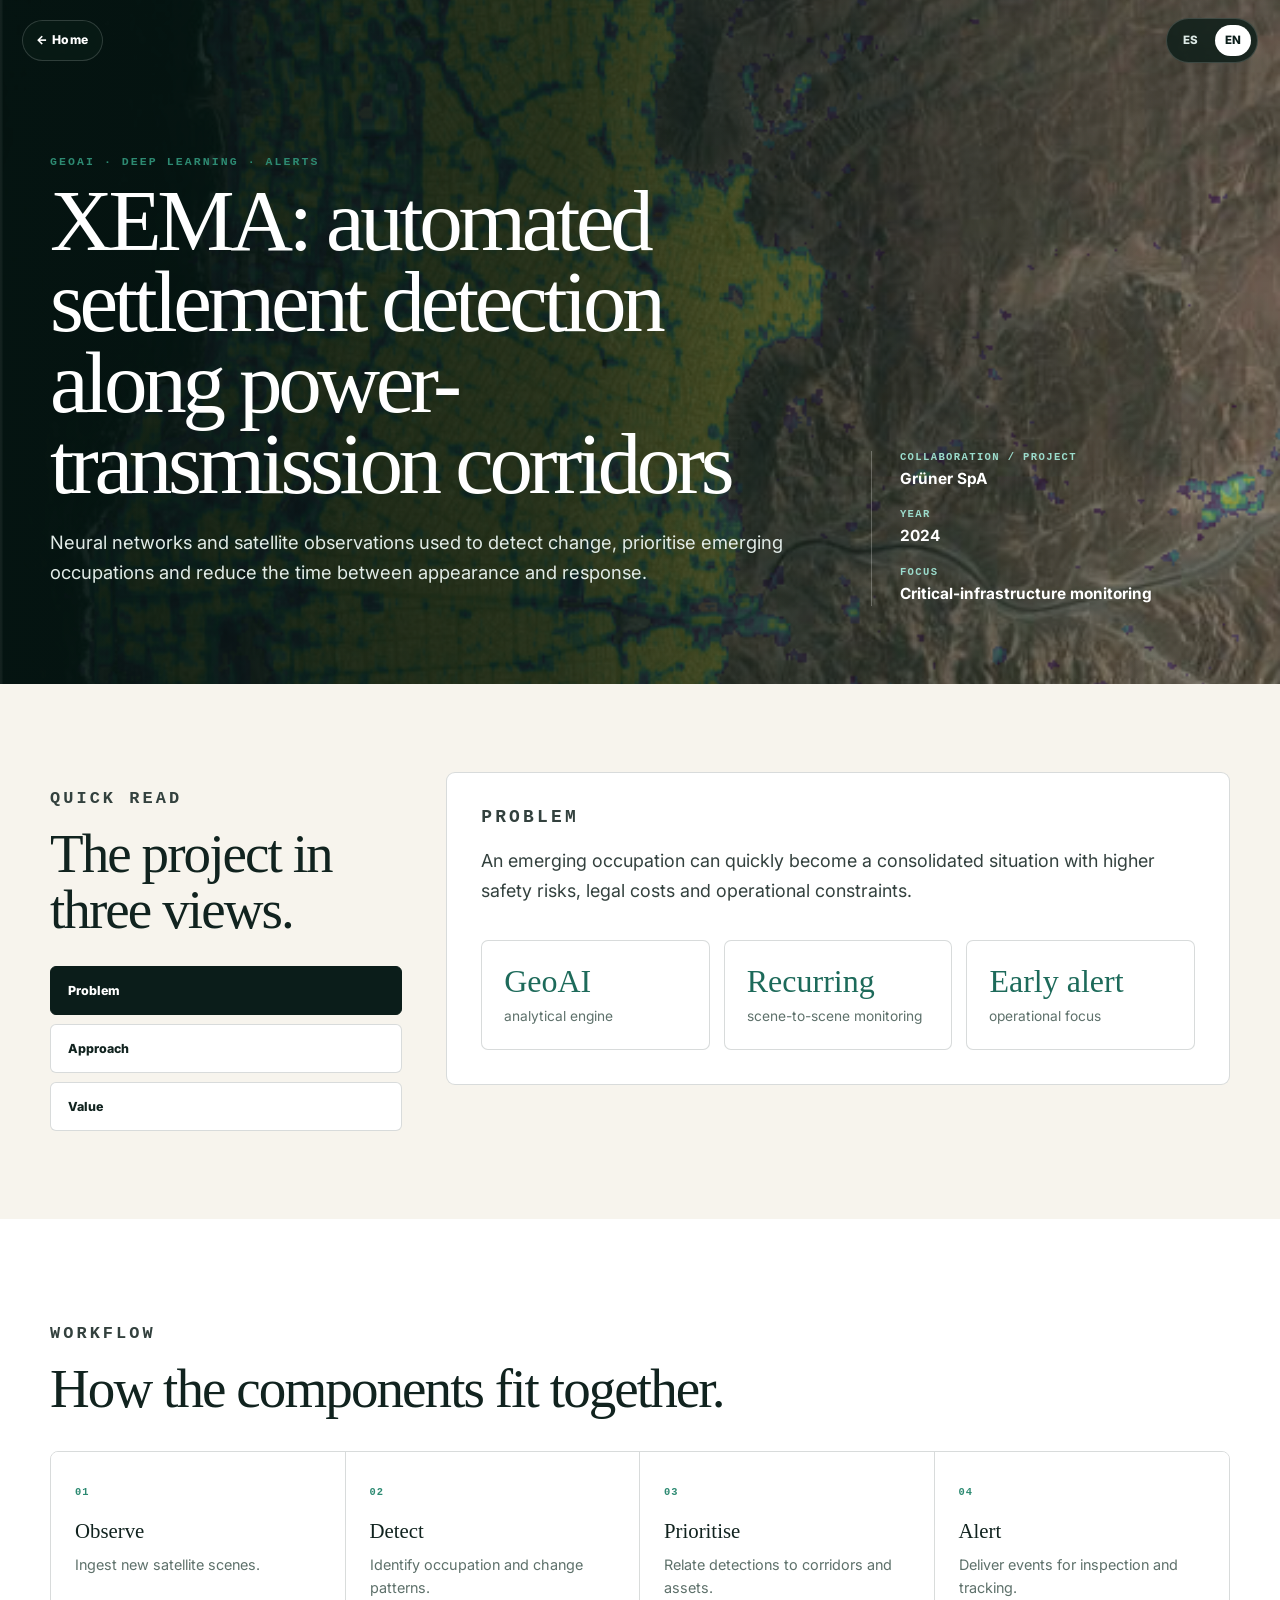
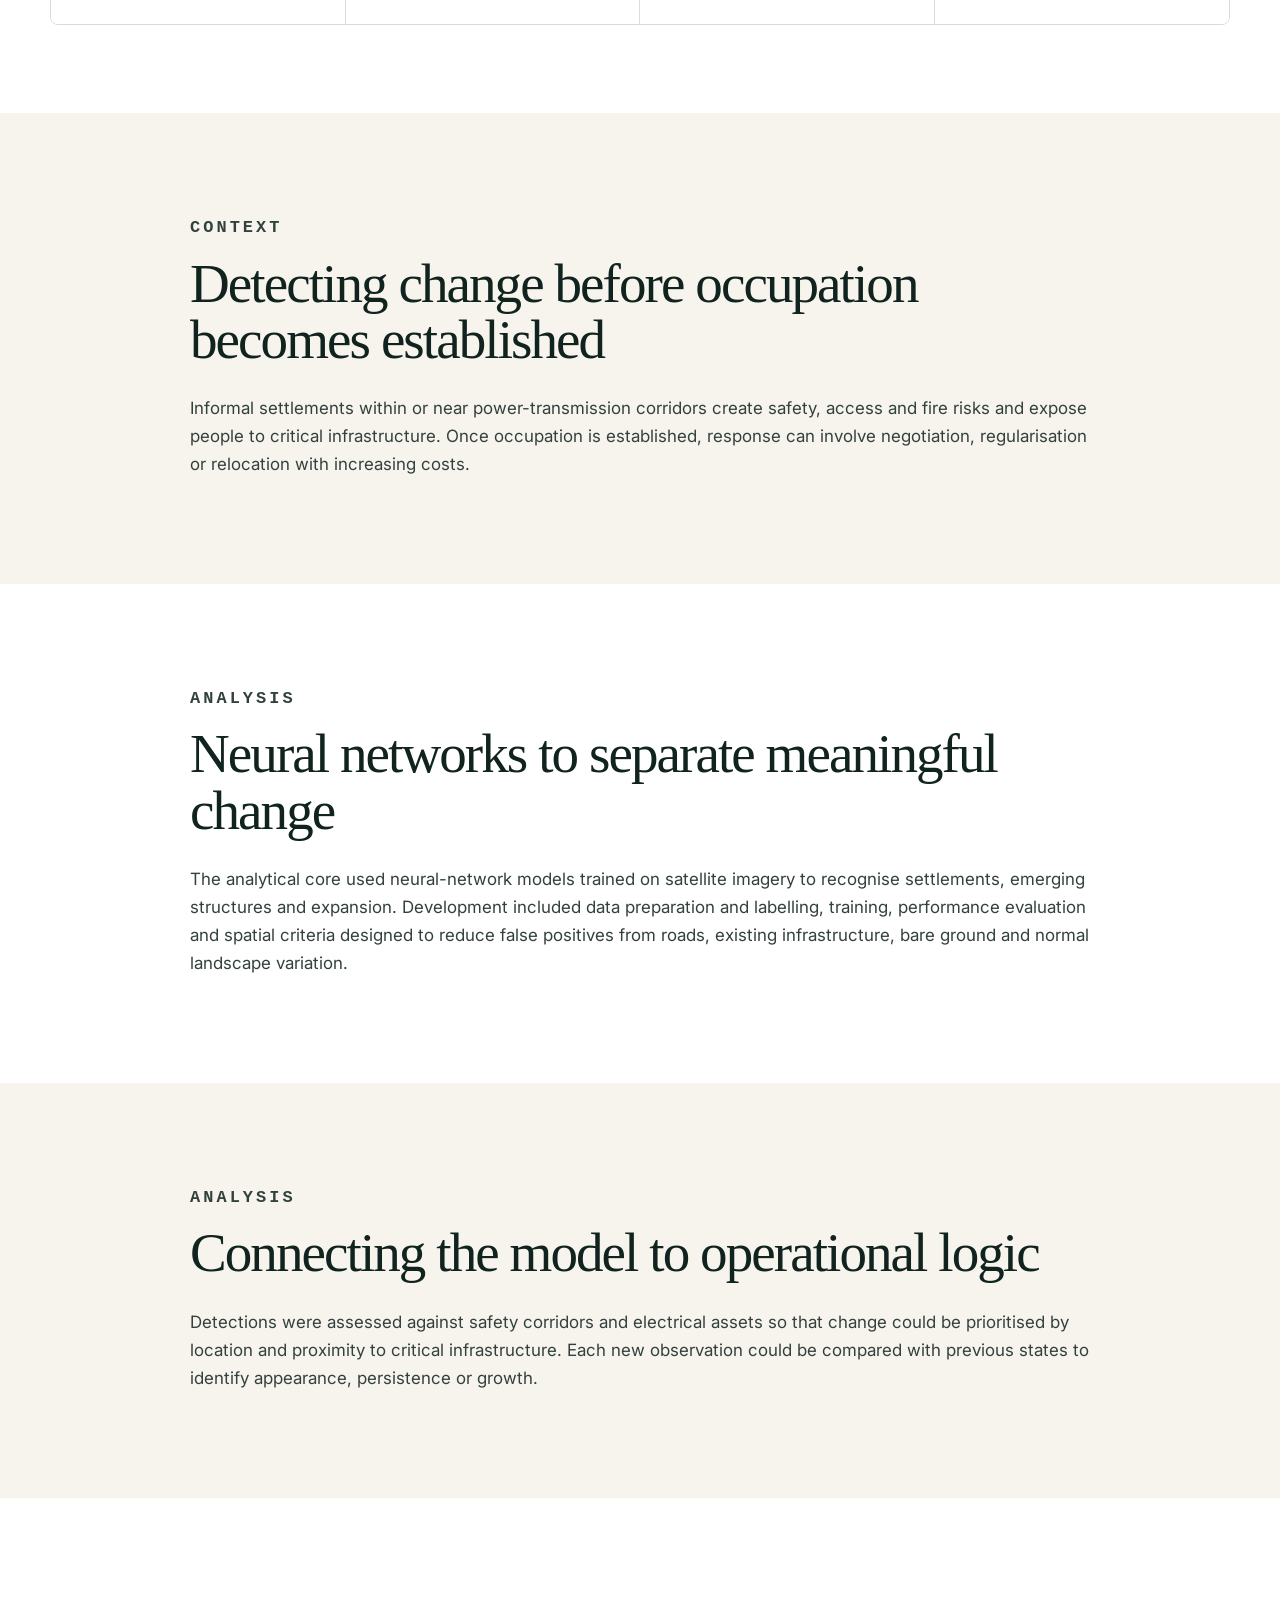
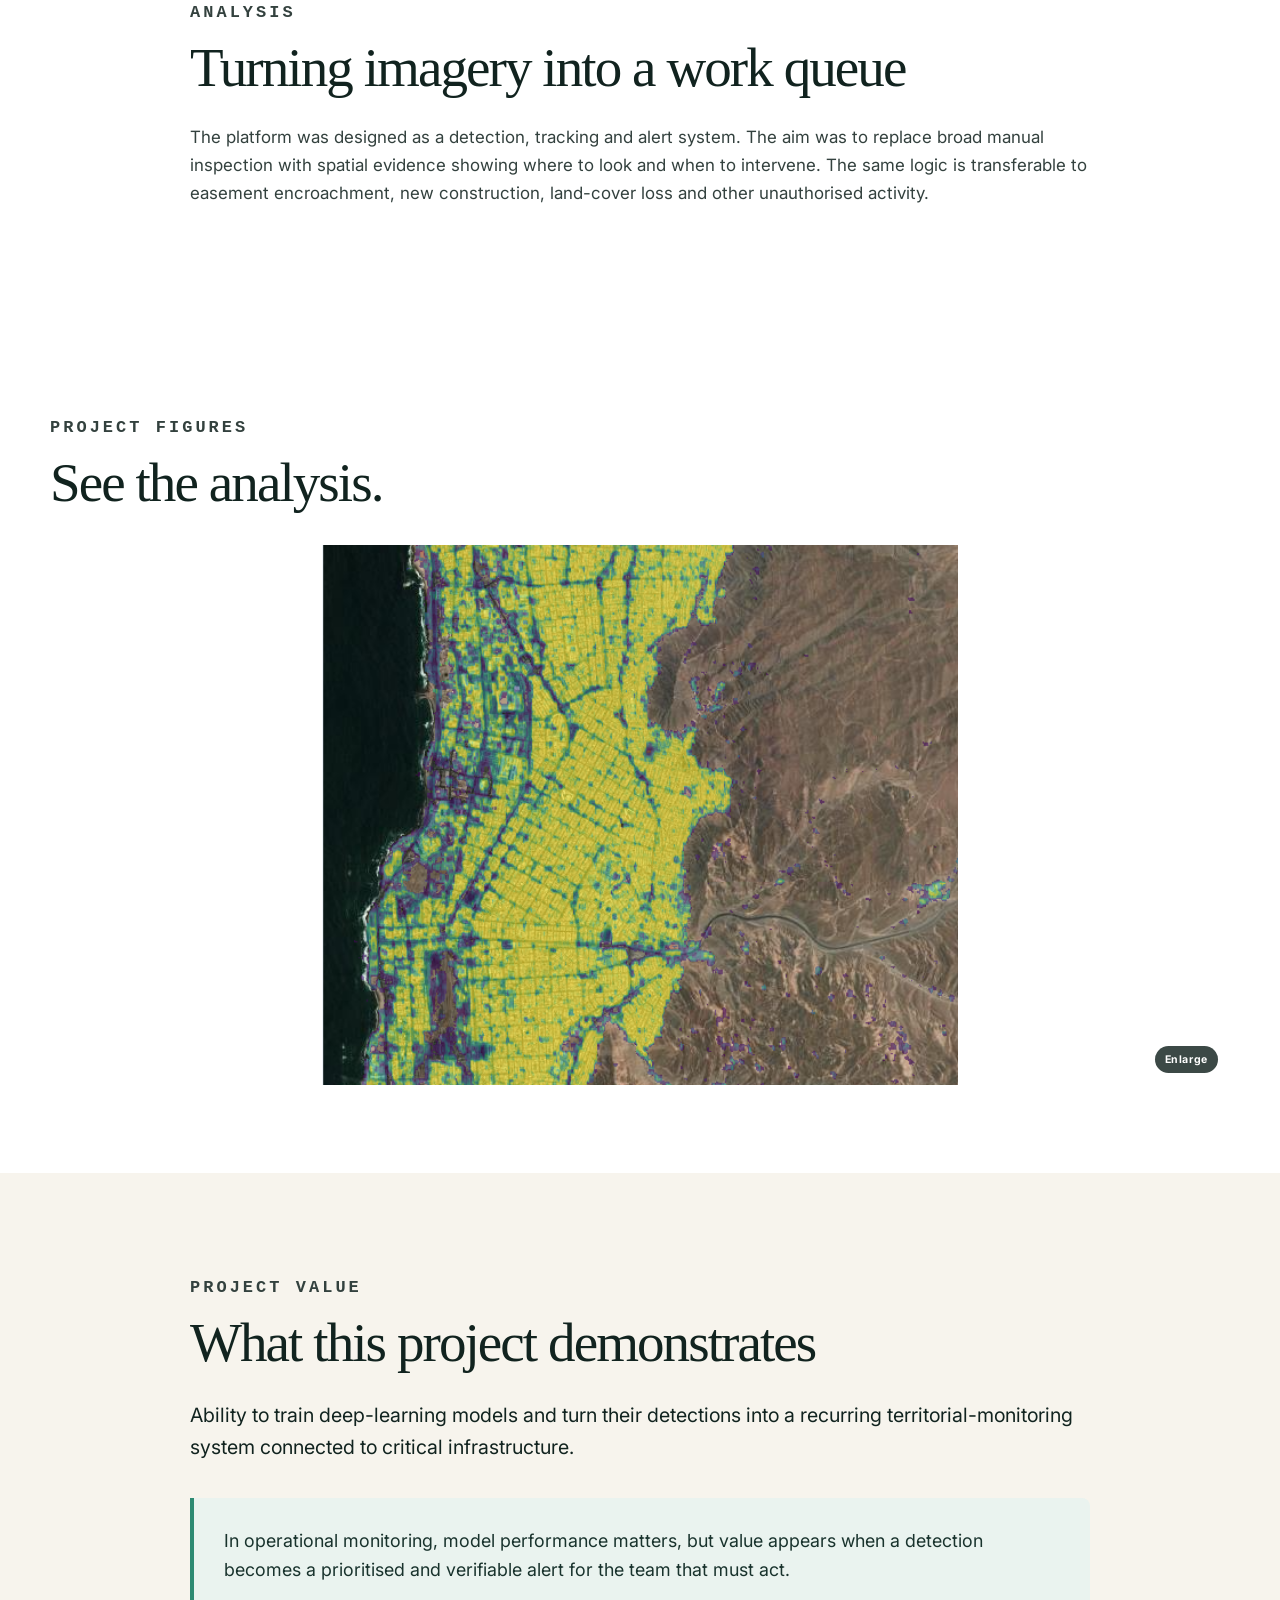
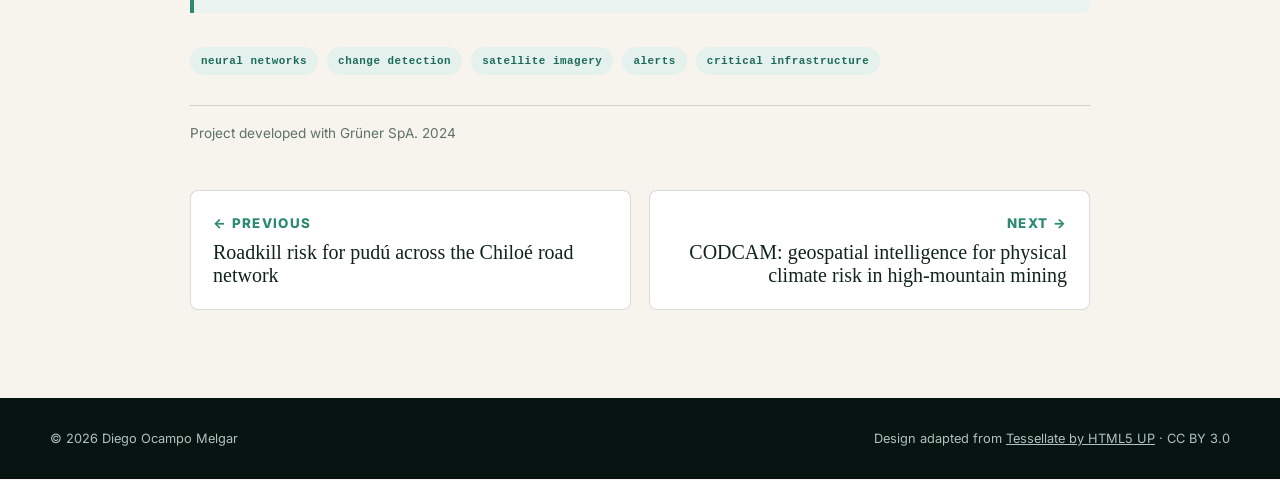
<file: en/projects/xema-settlement-monitoring/index.html>
<!DOCTYPE HTML>
<html lang="en">
<head>
  <meta charset="utf-8" />
  <meta name="viewport" content="width=device-width, initial-scale=1" />
  <title>XEMA: automated settlement detection along power-transmission corridors | Diego Ocampo Melgar</title>
  <meta name="description" content="Neural networks and satellite observations used to detect change, prioritise emerging occupations and reduce the time between appearance and response." />
  <meta name="author" content="Diego Ocampo Melgar" />
  <meta name="robots" content="index, follow, max-image-preview:large" />
  <meta name="theme-color" content="#0b1d1a" />
  <link rel="canonical" href="https://diegoocampo.earth/en/projects/xema-settlement-monitoring/" />
  <link rel="alternate" hreflang="es" href="https://diegoocampo.earth/projects/xema-settlement-monitoring/" />
  <link rel="alternate" hreflang="en" href="https://diegoocampo.earth/en/projects/xema-settlement-monitoring/" />
  <link rel="alternate" hreflang="x-default" href="https://diegoocampo.earth/projects/xema-settlement-monitoring/" />
  <meta property="og:type" content="article" />
  <meta property="og:site_name" content="Diego Ocampo Melgar" />
  <meta property="og:locale" content="en_US" />
  <meta property="og:title" content="XEMA: automated settlement detection along power-transmission corridors" />
  <meta property="og:description" content="Neural networks and satellite observations used to detect change, prioritise emerging occupations and reduce the time between appearance and response." />
  <meta property="og:url" content="https://diegoocampo.earth/en/projects/xema-settlement-monitoring/" />
  <meta property="og:image" content="https://diegoocampo.earth/assets/images/projects/xema-settlement-detection.png" />
  <meta name="twitter:card" content="summary_large_image" />
  <meta name="twitter:title" content="XEMA: automated settlement detection along power-transmission corridors" />
  <meta name="twitter:description" content="Neural networks and satellite observations used to detect change, prioritise emerging occupations and reduce the time between appearance and response." />
  <meta name="twitter:image" content="https://diegoocampo.earth/assets/images/projects/xema-settlement-detection.png" />
  <script type="application/ld+json">{"@context": "https://schema.org", "@type": "CreativeWork", "name": "XEMA: automated settlement detection along power-transmission corridors", "description": "Neural networks and satellite observations used to detect change, prioritise emerging occupations and reduce the time between appearance and response.", "url": "https://diegoocampo.earth/en/projects/xema-settlement-monitoring/", "inLanguage": "en", "image": "https://diegoocampo.earth/assets/images/projects/xema-settlement-detection.png", "author": {"@type": "Person", "@id": "https://diegoocampo.earth/#diego-ocampo-melgar", "name": "Diego Ocampo Melgar"}, "keywords": ["neural networks", "change detection", "satellite imagery", "alerts", "critical infrastructure"], "dateCreated": "2024"}</script>
  <link rel="preconnect" href="https://fonts.googleapis.com" />
  <link rel="preconnect" href="https://fonts.gstatic.com" crossorigin />
  <link href="https://fonts.googleapis.com/css2?family=Inter:wght@400;500;600;700;800&display=swap" rel="stylesheet" />
  <link rel="stylesheet" href="../../../assets/css/main.css" />
</head>
<body class="project-page">
  <div class="scroll-progress" aria-hidden="true"></div>
  <nav class="project-topbar" aria-label="Project navigation"><a class="project-home" href="../../../en/">← Home</a><div class="project-lang"><a class="" href="../../../projects/xema-settlement-monitoring/">ES</a><a class="active" href="./">EN</a></div></nav>
  <header class="project-hero"><div class="hero-image"><img src="../../../assets/images/projects/xema-settlement-detection.png" alt="XEMA: automated settlement detection along power-transmission corridors"></div><div class="project-hero-content reveal"><div><p class="eyebrow">GEOAI · DEEP LEARNING · ALERTS</p><h1>XEMA: automated settlement detection along power-transmission corridors</h1><p class="lead">Neural networks and satellite observations used to detect change, prioritise emerging occupations and reduce the time between appearance and response.</p></div><div class="project-meta"><div><span>Collaboration / project</span><strong>Grüner SpA</strong></div><div><span>Year</span><strong>2024</strong></div><div><span>Focus</span><strong>Critical-infrastructure monitoring</strong></div></div></div></header>

  <main>
    <section class="project-section"><div class="project-copy wide"><div class="project-lens reveal" data-lens><div><p class="eyebrow">QUICK READ</p><h2>The project in three views.</h2><div class="lens-buttons"><button type="button" class="lens-button" aria-selected="true" data-title="Problem" data-text="An emerging occupation can quickly become a consolidated situation with higher safety risks, legal costs and operational constraints.">Problem</button><button type="button" class="lens-button" aria-selected="false" data-title="Approach" data-text="Neural networks applied to satellite imagery, change detection, spatial filters and temporal comparison within power-transmission corridors.">Approach</button><button type="button" class="lens-button" aria-selected="false" data-title="Value" data-text="Repeatedly scan large areas and direct human inspection towards events that genuinely require attention.">Value</button></div></div><div class="lens-panel"><p class="eyebrow" data-lens-title>Problem</p><p data-lens-text>An emerging occupation can quickly become a consolidated situation with higher safety risks, legal costs and operational constraints.</p><div class="project-stats"><div class="project-stat"><b>GeoAI</b><span>analytical engine</span></div><div class="project-stat"><b>Recurring</b><span>scene-to-scene monitoring</span></div><div class="project-stat"><b>Early alert</b><span>operational focus</span></div></div></div></div></div></section>

    <section class="project-section alt"><div class="project-copy wide reveal"><p class="eyebrow">WORKFLOW</p><h2>How the components fit together.</h2><div class="project-flow"><div class="flow-step"><small>01</small><h3>Observe</h3><p>Ingest new satellite scenes.</p></div><div class="flow-step"><small>02</small><h3>Detect</h3><p>Identify occupation and change patterns.</p></div><div class="flow-step"><small>03</small><h3>Prioritise</h3><p>Relate detections to corridors and assets.</p></div><div class="flow-step"><small>04</small><h3>Alert</h3><p>Deliver events for inspection and tracking.</p></div></div></div></section>

    <section class="project-section "><div class="project-copy"><p class="eyebrow">CONTEXT</p><h2>Detecting change before occupation becomes established</h2><p>Informal settlements within or near power-transmission corridors create safety, access and fire risks and expose people to critical infrastructure. Once occupation is established, response can involve negotiation, regularisation or relocation with increasing costs.</p></div></section><section class="project-section alt"><div class="project-copy"><p class="eyebrow">ANALYSIS</p><h2>Neural networks to separate meaningful change</h2><p>The analytical core used neural-network models trained on satellite imagery to recognise settlements, emerging structures and expansion. Development included data preparation and labelling, training, performance evaluation and spatial criteria designed to reduce false positives from roads, existing infrastructure, bare ground and normal landscape variation.</p></div></section><section class="project-section "><div class="project-copy"><p class="eyebrow">ANALYSIS</p><h2>Connecting the model to operational logic</h2><p>Detections were assessed against safety corridors and electrical assets so that change could be prioritised by location and proximity to critical infrastructure. Each new observation could be compared with previous states to identify appearance, persistence or growth.</p></div></section><section class="project-section alt"><div class="project-copy"><p class="eyebrow">ANALYSIS</p><h2>Turning imagery into a work queue</h2><p>The platform was designed as a detection, tracking and alert system. The aim was to replace broad manual inspection with spatial evidence showing where to look and when to intervene. The same logic is transferable to easement encroachment, new construction, land-cover loss and other unauthorised activity.</p></div></section>

    <section class="project-section alt"><div class="project-copy wide reveal"><p class="eyebrow">Project figures</p><h2>See the analysis.</h2><div class="project-gallery single"><button type="button" class="project-figure en" data-dialog="#project-dialog"><img loading="lazy" src="../../../assets/images/projects/xema-settlement-detection.png" alt="XEMA: automated settlement detection along power-transmission corridors"></button></div></div></section>

    <section class="project-section"><div class="project-copy reveal"><p class="eyebrow">PROJECT VALUE</p><h2>What this project demonstrates</h2><p class="big">Ability to train deep-learning models and turn their detections into a recurring territorial-monitoring system connected to critical infrastructure.</p><div class="project-callout"><p>In operational monitoring, model performance matters, but value appears when a detection becomes a prioritised and verifiable alert for the team that must act.</p></div><div class="project-capabilities"><span>neural networks</span><span>change detection</span><span>satellite imagery</span><span>alerts</span><span>critical infrastructure</span></div><p class="project-note">Project developed with Grüner SpA. 2024</p><div class="project-nav"><a href="../pudu-road-risk/"><small>← Previous</small><strong>Roadkill risk for pudú across the Chiloé road network</strong></a><a href="../codcam-climate-risk/"><small>Next →</small><strong>CODCAM: geospatial intelligence for physical climate risk in high-mountain mining</strong></a></div></div></section>
  </main>

  <footer class="footer"><div class="container"><span>© <span data-year></span> Diego Ocampo Melgar</span><span class="credit">Design adapted from <a href="https://html5up.net/tessellate" target="_blank" rel="noreferrer">Tessellate by HTML5 UP</a> · CC BY 3.0</span></div></footer>
  <dialog id="project-dialog" class="project-dialog"><div class="dialog-inner"><button type="button" class="dialog-close">Close ×</button><img alt=""></div></dialog>
  <script src="../../../assets/js/main.js"></script>
</body></html>
</file>
<file: assets/css/main.css>
:root{
  --ink:#11231f;--muted:#5e716b;--paper:#f7f4ed;--paper2:#eef1ea;
  --green:#1d6a5a;--green2:#2d8a72;--cyan:#5fb9b0;--sand:#c6a66a;
  --dark:#0b1d1a;--line:rgba(17,35,31,.16);--white:#fff;
  --max:1180px;--shadow:0 24px 70px rgba(6,24,20,.16)
}
*{box-sizing:border-box}html{scroll-behavior:smooth}body{margin:0;color:var(--ink);background:var(--paper);font-family:Inter,system-ui,-apple-system,BlinkMacSystemFont,"Segoe UI",sans-serif;line-height:1.65}a{color:inherit;text-decoration:none}img{max-width:100%;display:block}.container{width:min(var(--max),calc(100% - 44px));margin:auto}.eyebrow{font:700 .72rem/1.2 ui-monospace,SFMono-Regular,Menlo,monospace;letter-spacing:.18em;text-transform:uppercase;color:var(--green2)}
.langbar{position:fixed;top:20px;right:22px;z-index:50;display:flex;align-items:center;gap:8px;padding:6px;background:rgba(9,27,23,.72);backdrop-filter:blur(16px);border:1px solid rgba(255,255,255,.16);border-radius:999px}.langbar a{padding:7px 11px;border-radius:999px;color:#dce9e5;font-size:.76rem;font-weight:800;letter-spacing:.08em}.langbar a.active{background:#fff;color:var(--dark)}
#header{min-height:94vh;display:grid;place-items:center;position:relative;overflow:hidden;color:#fff;background:linear-gradient(135deg,rgba(5,24,20,.72),rgba(9,56,48,.48)),url('https://www.copernicus.eu/system/files/styles/image_of_the_day/private/2025-07/image_day/20250701_Atacama%20snow.png?itok=WmcyDrtD') center/cover fixed}.hero-grid{position:absolute;inset:0;opacity:.16;background-image:linear-gradient(rgba(255,255,255,.22) 1px,transparent 1px),linear-gradient(90deg,rgba(255,255,255,.22) 1px,transparent 1px);background-size:60px 60px;mask-image:linear-gradient(to bottom,black,transparent 80%)}#header:after{content:"";position:absolute;inset:auto 0 0;height:180px;background:linear-gradient(transparent,var(--paper))}.hero{position:relative;z-index:2;width:min(980px,calc(100% - 42px));text-align:center;padding:90px 0 140px}.hero .eyebrow{color:#bde9de}.hero h1{font-family:Georgia,"Times New Roman",serif;font-size:clamp(3.2rem,8vw,7.5rem);line-height:.92;letter-spacing:-.05em;margin:.18em 0 .28em;font-weight:400}.hero h1 em{font-style:italic;color:#d9f2eb}.hero .lead{max-width:850px;margin:0 auto 34px;font-size:clamp(1.05rem,2vw,1.35rem);color:#e3ece8}.cta{display:inline-flex;gap:14px;flex-wrap:wrap;justify-content:center}.button{display:inline-flex;align-items:center;justify-content:center;min-height:48px;padding:0 20px;border-radius:4px;border:1px solid rgba(255,255,255,.32);font-weight:800;font-size:.82rem;letter-spacing:.04em}.button.primary{background:#fff;color:var(--dark);border-color:#fff}.button.alt{background:transparent;color:#fff}.button.dark{background:var(--dark);color:#fff;border-color:var(--dark)}
.section{padding:100px 0}.intro{background:var(--paper)}.intro-grid{display:grid;grid-template-columns:.82fr 1.18fr;gap:90px;align-items:start}.intro h2,.section-title h2{font:400 clamp(2.3rem,5vw,4.6rem)/1.02 Georgia,"Times New Roman",serif;letter-spacing:-.04em;margin:.18em 0}.intro .big{font-size:1.2rem}.value-strip{margin-top:46px;display:grid;grid-template-columns:repeat(4,1fr);border:1px solid var(--line);border-radius:6px;overflow:hidden;background:#fff}.value-strip>div{padding:24px;border-right:1px solid var(--line)}.value-strip>div:last-child{border:0}.value-strip b{display:block;font:700 .7rem ui-monospace,SFMono-Regular,Menlo,monospace;color:var(--green2);letter-spacing:.12em}.value-strip strong{display:block;margin-top:9px;font-size:1.03rem}
.parallax{min-height:470px;display:grid;place-items:center;position:relative;color:#fff;background-attachment:fixed;background-size:cover;background-position:center}.parallax:before{content:"";position:absolute;inset:0;background:linear-gradient(110deg,rgba(6,27,22,.90),rgba(10,53,46,.55))}.parallax .inner{position:relative;z-index:2;width:min(920px,calc(100% - 44px));text-align:center;padding:80px 0}.parallax h2{font:400 clamp(2.2rem,5vw,4.4rem)/1.02 Georgia,"Times New Roman",serif;letter-spacing:-.04em;margin:.25em 0}.parallax p{font-size:1.15rem;color:#e0ebe7}.p1{background-image:url('https://www.copernicus.eu/system/files/styles/image_of_the_day/private/2023-07/image_day/20230723_LakeInPatagonia.jpg?itok=2L0FcWrY')}.p2{background-image:url('https://www.copernicus.eu/system/files/2021-11/image_day/20211114_ViedmaGlacier.jpg')}
.section-title{display:grid;grid-template-columns:1fr .7fr;gap:70px;align-items:end;margin-bottom:58px}.section-title p:last-child{color:var(--muted)}.journey{background:#fff}.journey-grid{display:grid;grid-template-columns:repeat(5,1fr);gap:0;border:1px solid var(--line);border-radius:8px;overflow:hidden}.step{padding:30px 25px;min-height:285px;border-right:1px solid var(--line);position:relative}.step:last-child{border:0}.step .n{font:800 .72rem ui-monospace,SFMono-Regular,Menlo,monospace;color:var(--green2);letter-spacing:.14em}.step h3{font:400 1.55rem/1.1 Georgia,"Times New Roman",serif;margin:28px 0 13px}.step p{font-size:.93rem;color:var(--muted)}.step:after{content:"→";position:absolute;right:-13px;top:36px;width:26px;height:26px;display:grid;place-items:center;border-radius:50%;background:var(--green);color:#fff;z-index:2}.step:last-child:after{display:none}.step strong{display:block;margin-top:14px;font-size:.88rem;color:var(--green)}
.offers{background:var(--paper2)}.offer-grid{display:grid;grid-template-columns:repeat(2,1fr);gap:22px}.offer{background:#fff;border:1px solid var(--line);padding:34px;border-radius:8px;box-shadow:0 10px 30px rgba(15,44,36,.04)}.offer .icon{width:52px;height:52px;border-radius:50%;display:grid;place-items:center;background:#e4f1ed;color:var(--green);font-weight:900}.offer h3{font:400 1.75rem/1.1 Georgia,"Times New Roman",serif;margin:22px 0 12px}.offer p{color:var(--muted)}.offer ul{padding-left:18px;margin:18px 0 0}.offer li{margin:7px 0;font-size:.94rem}.offer .value{margin-top:22px;padding-top:18px;border-top:1px solid var(--line);font-weight:800;color:var(--green)}
.platform{background:var(--dark);color:#fff}.platform .section-title p:last-child{color:#bfd0ca}.stack{display:grid;grid-template-columns:.9fr 1.1fr;gap:60px}.stack-map{position:relative;min-height:520px;border:1px solid rgba(255,255,255,.12);border-radius:12px;overflow:hidden;background:linear-gradient(rgba(4,20,16,.48),rgba(4,20,16,.82)),url('https://www.copernicus.eu/system/files/styles/image_of_the_day_square/private/2022-11/image_day/20221117-Tierra_del_Fuego.jpg?itok=7Wr2ffgh') center/cover}.stack-map .hud{position:absolute;inset:24px;display:flex;flex-direction:column;justify-content:space-between}.hud-top,.hud-bottom{display:flex;justify-content:space-between;gap:12px}.hud span{font:700 .67rem ui-monospace,SFMono-Regular,Menlo,monospace;letter-spacing:.12em;padding:8px 10px;background:rgba(6,25,20,.72);border:1px solid rgba(255,255,255,.18);border-radius:3px}.platform-list{display:grid;gap:14px}.platform-item{border:1px solid rgba(255,255,255,.13);padding:24px;border-radius:7px;background:rgba(255,255,255,.035)}.platform-item b{font:800 .7rem ui-monospace,SFMono-Regular,Menlo,monospace;color:#8fd6c5;letter-spacing:.12em}.platform-item h3{margin:8px 0 5px;font-size:1.18rem}.platform-item p{margin:0;color:#bdd0c9;font-size:.95rem}
.casework{background:#fff}.cases{display:grid;grid-template-columns:repeat(2,1fr);gap:28px 34px}.case{border-top:4px solid var(--green);padding:26px 0}.case h3{font:400 1.75rem/1.15 Georgia,"Times New Roman",serif}.case p{color:var(--muted)}.case .tags{display:flex;gap:7px;flex-wrap:wrap;margin-top:16px}.tags span{font:700 .66rem ui-monospace,SFMono-Regular,Menlo,monospace;letter-spacing:.06em;border:1px solid var(--line);border-radius:999px;padding:6px 9px;color:var(--green)}
.about{background:var(--paper)}.about-grid{display:grid;grid-template-columns:.75fr 1.25fr;gap:80px}.about h2{font:400 clamp(2.4rem,5vw,4.7rem)/1 Georgia,"Times New Roman",serif;letter-spacing:-.04em;margin:.15em 0}.about-links{display:flex;gap:12px;flex-wrap:wrap;margin-top:28px}.about-links a{font-weight:800;border-bottom:1px solid currentColor}.cred{display:grid;grid-template-columns:repeat(2,1fr);gap:18px;margin-top:30px}.cred>div{border-top:1px solid var(--line);padding-top:13px}.cred b{display:block}.cred span{color:var(--muted);font-size:.93rem}
.contact{background:linear-gradient(135deg,#0b1d1a,#174d41);color:#fff;text-align:center}.contact h2{font:400 clamp(2.6rem,6vw,5.6rem)/.98 Georgia,"Times New Roman",serif;letter-spacing:-.04em;margin:.18em auto;max-width:950px}.contact p{max-width:760px;margin:20px auto 30px;color:#d1e1dc}.footer{padding:30px 0;background:#071411;color:#afc2bc;font-size:.8rem}.footer .container{display:flex;justify-content:space-between;gap:20px;align-items:center}.credit a{text-decoration:underline}
.reveal{opacity:0;transform:translateY(22px);transition:.7s ease}.reveal.visible{opacity:1;transform:none}
@media(max-width:900px){#header,.parallax{background-attachment:scroll}.intro-grid,.section-title,.stack,.about-grid{grid-template-columns:1fr;gap:30px}.value-strip{grid-template-columns:repeat(2,1fr)}.journey-grid{grid-template-columns:1fr}.step{min-height:auto;border-right:0;border-bottom:1px solid var(--line)}.step:after{content:"↓";right:24px;top:auto;bottom:-13px}.offer-grid,.cases{grid-template-columns:1fr}.cred{grid-template-columns:1fr 1fr}.section{padding:75px 0}.hero{padding-top:120px}.footer .container{flex-direction:column;align-items:flex-start}}
@media(max-width:560px){.container{width:min(100% - 28px,var(--max))}.value-strip{grid-template-columns:1fr}.value-strip>div{border-right:0;border-bottom:1px solid var(--line)}.cred{grid-template-columns:1fr}.hero h1{font-size:3.25rem}.langbar{top:12px;right:12px}.section{padding:62px 0}}

/* Project portfolio */
.project-showcase{background:#f7f9f6}
.project-cards{display:grid;grid-template-columns:repeat(12,1fr);gap:22px}
.project-card{grid-column:span 6;position:relative;overflow:hidden;border-radius:10px;background:#fff;border:1px solid var(--line);min-height:430px;display:flex;flex-direction:column;transition:transform .25s ease,box-shadow .25s ease,border-color .25s ease}
.project-card.featured{grid-column:span 7}.project-card.compact{grid-column:span 5}
.project-card-media{height:220px;overflow:hidden;background:#102a24;position:relative}.project-card-media:after{content:"";position:absolute;inset:0;background:linear-gradient(180deg,transparent 45%,rgba(3,17,14,.58))}.project-card-media img{width:100%;height:100%;object-fit:cover;transition:transform .45s ease}.project-card-body{padding:26px 28px 28px;display:flex;flex-direction:column;flex:1}.project-card .project-kicker{font:800 .68rem ui-monospace,SFMono-Regular,Menlo,monospace;letter-spacing:.13em;text-transform:uppercase;color:var(--green2)}.project-card h3{font:400 1.75rem/1.08 Georgia,"Times New Roman",serif;margin:10px 0 12px}.project-card p{color:var(--muted);margin:0 0 20px}.project-card .project-link{margin-top:auto;font-weight:800;color:var(--green);display:inline-flex;gap:8px;align-items:center}.project-card .project-link:after{content:"→"}.project-card>a.card-hit{position:absolute;inset:0;z-index:3}.project-card:focus-within{outline:3px solid rgba(45,138,114,.28);outline-offset:3px}@media(hover:hover) and (pointer:fine){.project-card:hover{transform:translateY(-5px);box-shadow:var(--shadow);border-color:rgba(29,106,90,.3)}.project-card:hover .project-card-media img{transform:scale(1.035)}}

/* Project detail pages */
.project-page{background:var(--paper)}
.project-topbar{position:fixed;top:18px;left:22px;right:22px;z-index:60;display:flex;justify-content:space-between;align-items:center;pointer-events:none}.project-topbar>a,.project-topbar .project-lang{pointer-events:auto}.project-home{display:inline-flex;align-items:center;gap:8px;padding:9px 13px;border-radius:999px;background:rgba(9,27,23,.78);backdrop-filter:blur(14px);border:1px solid rgba(255,255,255,.16);color:#fff;font-weight:800;font-size:.76rem;letter-spacing:.04em}.project-lang{display:flex;gap:7px;padding:6px;border-radius:999px;background:rgba(9,27,23,.78);backdrop-filter:blur(14px);border:1px solid rgba(255,255,255,.16)}.project-lang a{padding:6px 10px;border-radius:999px;color:#dce9e5;font-size:.72rem;font-weight:800}.project-lang a.active{background:#fff;color:var(--dark)}
.scroll-progress{position:fixed;top:0;left:0;height:3px;width:0;background:#7dd8c1;z-index:80}
.project-hero{min-height:76vh;display:grid;align-items:end;position:relative;overflow:hidden;background:var(--dark);color:#fff}.project-hero:before{content:"";position:absolute;inset:0;background:linear-gradient(90deg,rgba(5,20,17,.94) 0%,rgba(5,20,17,.82) 44%,rgba(5,20,17,.2) 100%);z-index:1}.project-hero .hero-image{position:absolute;inset:0}.project-hero .hero-image img{width:100%;height:100%;object-fit:cover;filter:saturate(.9) contrast(1.04)}.project-hero-content{position:relative;z-index:2;width:min(var(--max),calc(100% - 44px));margin:0 auto;padding:130px 0 78px;display:grid;grid-template-columns:1.15fr .55fr;gap:70px;align-items:end}.project-hero h1{font:400 clamp(3rem,6.8vw,6.6rem)/.93 Georgia,"Times New Roman",serif;letter-spacing:-.05em;margin:.14em 0 .25em;max-width:900px}.project-hero .lead{font-size:1.15rem;line-height:1.65;color:#e1ebe7;max-width:790px}.project-meta{border-left:1px solid rgba(255,255,255,.25);padding-left:28px;display:grid;gap:17px}.project-meta span{font:700 .66rem ui-monospace,SFMono-Regular,Menlo,monospace;letter-spacing:.13em;color:#9bdccc;text-transform:uppercase;display:block}.project-meta strong{display:block;margin-top:3px;font-size:.96rem;color:#fff}
.project-section{padding:88px 0}.project-section.alt{background:#fff}.project-copy{width:min(900px,calc(100% - 44px));margin:auto}.project-copy.wide{width:min(var(--max),calc(100% - 44px))}.project-copy h2{font:400 clamp(2.2rem,4.3vw,4rem)/1.02 Georgia,"Times New Roman",serif;letter-spacing:-.035em;margin:.18em 0 .5em}.project-copy h3{font:400 1.7rem/1.15 Georgia,"Times New Roman",serif;margin:1.8em 0 .5em}.project-copy p{font-size:1.06rem;color:#33413e}.project-copy p.big{font-size:1.23rem;color:var(--ink)}.project-copy strong{color:var(--ink)}
.project-lens{display:grid;grid-template-columns:.62fr 1.38fr;gap:44px;align-items:start}.lens-buttons{display:grid;gap:9px;position:sticky;top:86px}.lens-button{appearance:none;border:1px solid var(--line);background:#fff;color:var(--ink);padding:16px 17px;text-align:left;border-radius:6px;font:800 .78rem Inter,sans-serif;cursor:pointer;transition:.2s}.lens-button[aria-selected="true"]{background:var(--dark);color:#fff;border-color:var(--dark)}.lens-panel{background:#fff;border:1px solid var(--line);border-radius:9px;padding:34px;min-height:230px}.lens-panel .eyebrow{margin-top:0}.lens-panel p{font-size:1.12rem;margin-bottom:0}
.project-stats{display:grid;grid-template-columns:repeat(3,1fr);gap:14px;margin-top:34px}.project-stat{padding:22px;border:1px solid var(--line);border-radius:7px;background:#fff}.project-stat b{display:block;font:400 2rem Georgia,"Times New Roman",serif;color:var(--green)}.project-stat span{display:block;margin-top:5px;color:var(--muted);font-size:.86rem}
.project-flow{display:grid;grid-template-columns:repeat(4,1fr);border:1px solid var(--line);border-radius:8px;overflow:hidden;margin-top:34px}.flow-step{padding:24px;border-right:1px solid var(--line);background:#fff}.flow-step:last-child{border-right:0}.flow-step small{font:800 .65rem ui-monospace,SFMono-Regular,Menlo,monospace;color:var(--green2);letter-spacing:.1em}.flow-step h3{font-size:1.3rem;margin:.8em 0 .45em}.flow-step p{font-size:.9rem;color:var(--muted);margin:0}
.project-gallery{display:grid;grid-template-columns:repeat(2,1fr);gap:18px;margin-top:34px}.project-gallery.single{grid-template-columns:1fr}.project-figure{appearance:none;border:0;padding:0;background:#0c1815;border-radius:9px;overflow:hidden;cursor:zoom-in;position:relative;min-height:260px}.project-figure img{width:100%;height:100%;max-height:540px;object-fit:contain;background:#fff}.project-figure:after{content:"Ampliar";position:absolute;right:12px;bottom:12px;background:rgba(6,22,18,.78);color:#fff;padding:7px 10px;border-radius:999px;font:700 .66rem Inter,sans-serif;letter-spacing:.06em}.project-figure.en:after{content:"Enlarge"}
.project-dialog{border:0;border-radius:10px;padding:0;max-width:min(1100px,92vw);max-height:92vh;background:#071411;color:#fff;box-shadow:0 40px 120px rgba(0,0,0,.45)}.project-dialog::backdrop{background:rgba(0,0,0,.76)}.dialog-inner{padding:16px}.dialog-inner img{max-width:100%;max-height:78vh;object-fit:contain;margin:auto}.dialog-close{display:block;margin:0 0 12px auto;border:1px solid rgba(255,255,255,.25);background:transparent;color:#fff;border-radius:999px;padding:7px 11px;cursor:pointer;font-weight:800}
.project-callout{margin:34px 0;padding:28px 30px;border-left:4px solid var(--green2);background:#eaf3ef;border-radius:0 8px 8px 0}.project-callout p{margin:0;color:#19332d;font-size:1.12rem}.project-capabilities{display:flex;gap:9px;flex-wrap:wrap;margin-top:26px}.project-capabilities span{padding:8px 11px;border-radius:999px;background:#e4f1ed;color:var(--green);font:800 .68rem ui-monospace,SFMono-Regular,Menlo,monospace;letter-spacing:.05em}
.project-nav{display:grid;grid-template-columns:1fr 1fr;gap:18px;margin-top:46px}.project-nav a{padding:22px;border:1px solid var(--line);border-radius:8px;background:#fff}.project-nav small{display:block;color:var(--green2);font-weight:800;text-transform:uppercase;letter-spacing:.1em}.project-nav strong{display:block;margin-top:6px;font:400 1.25rem Georgia,"Times New Roman",serif}.project-nav a:last-child{text-align:right}
.project-note{font-size:.85rem!important;color:var(--muted)!important;border-top:1px solid var(--line);padding-top:16px;margin-top:30px}

@media(max-width:900px){.project-card,.project-card.featured,.project-card.compact{grid-column:span 12}.project-hero-content{grid-template-columns:1fr;gap:30px}.project-meta{border-left:0;border-top:1px solid rgba(255,255,255,.25);padding:22px 0 0;grid-template-columns:repeat(2,1fr)}.project-lens{grid-template-columns:1fr}.lens-buttons{position:static;grid-template-columns:repeat(3,1fr)}.project-stats{grid-template-columns:1fr 1fr}.project-flow{grid-template-columns:1fr 1fr}.flow-step:nth-child(2){border-right:0}.flow-step:nth-child(-n+2){border-bottom:1px solid var(--line)}.project-gallery{grid-template-columns:1fr}}
@media(max-width:560px){.project-topbar{left:12px;right:12px;top:10px}.project-home{padding:8px 10px}.project-hero-content{width:min(100% - 28px,var(--max));padding:110px 0 56px}.project-meta{grid-template-columns:1fr}.lens-buttons{grid-template-columns:1fr}.project-stats{grid-template-columns:1fr}.project-flow{grid-template-columns:1fr}.flow-step{border-right:0;border-bottom:1px solid var(--line)}.flow-step:last-child{border-bottom:0}.project-nav{grid-template-columns:1fr}.project-nav a:last-child{text-align:left}.project-section{padding:62px 0}}
</file>
